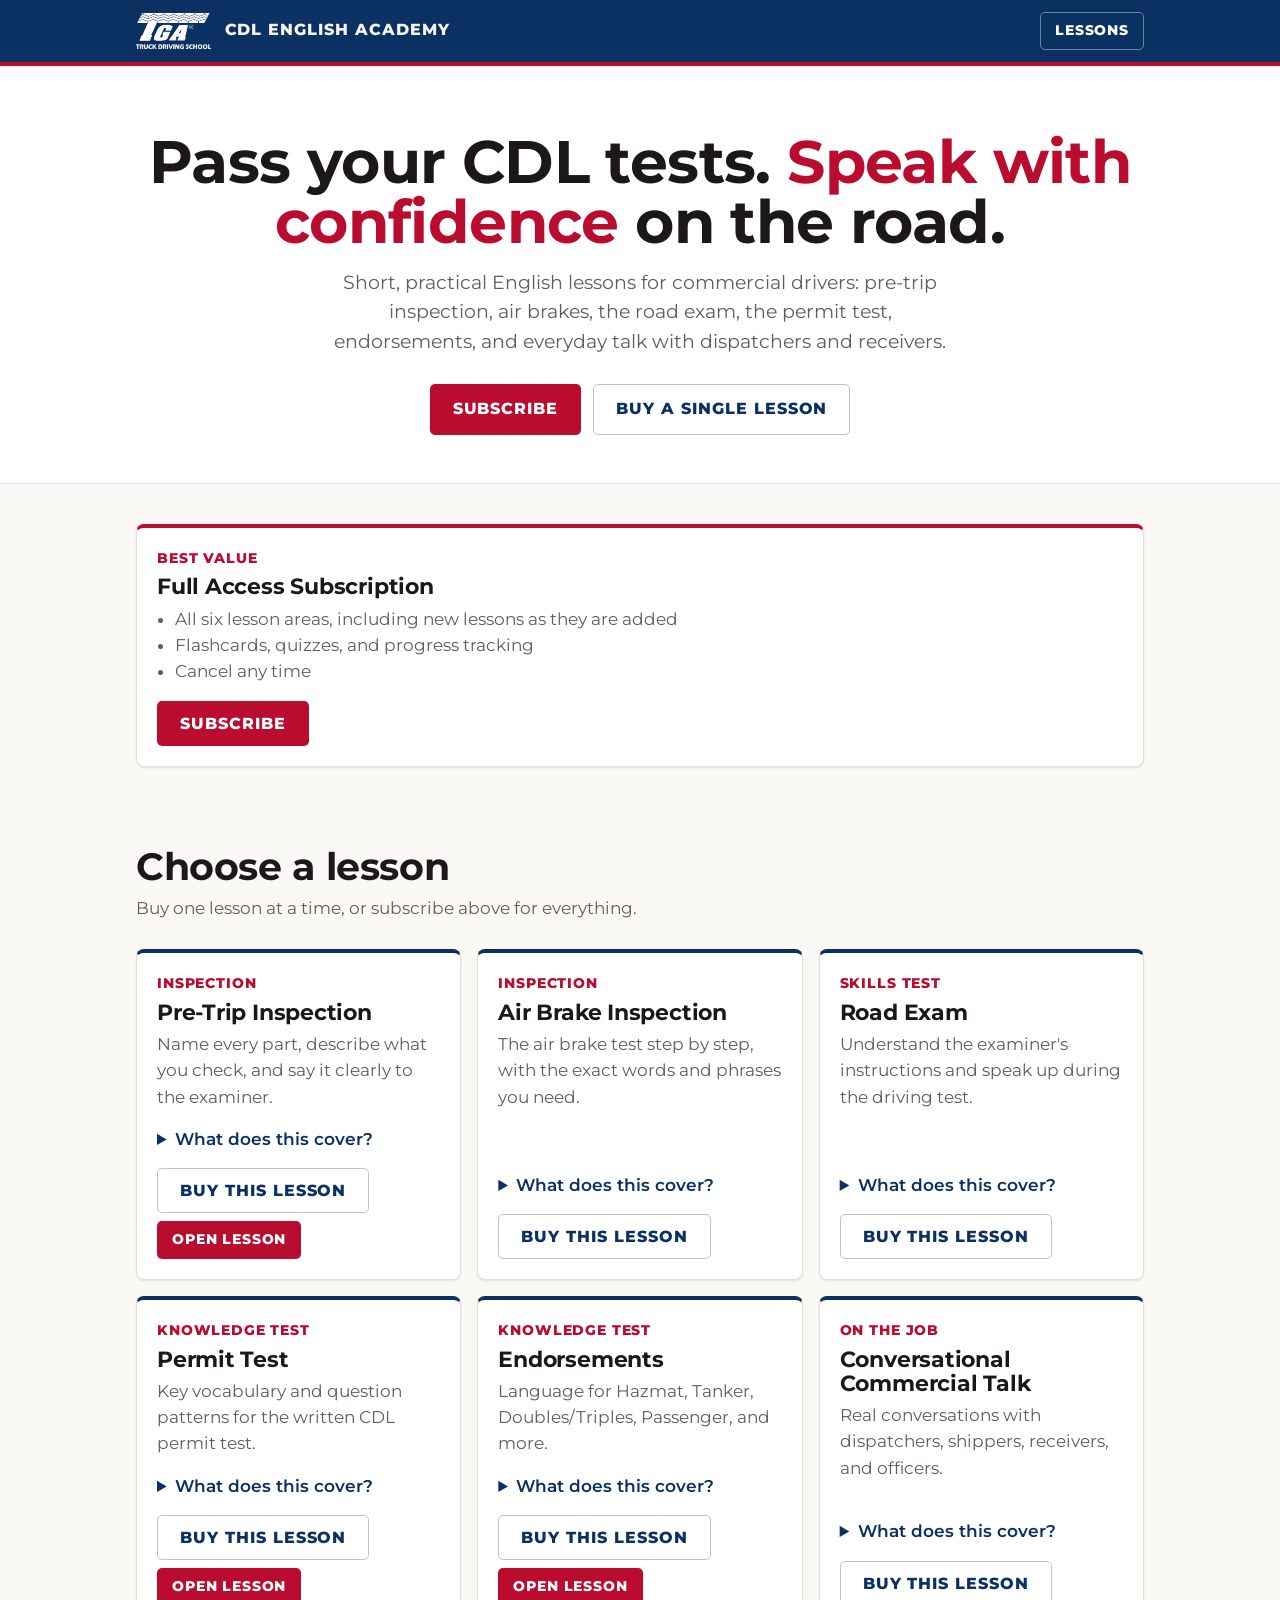
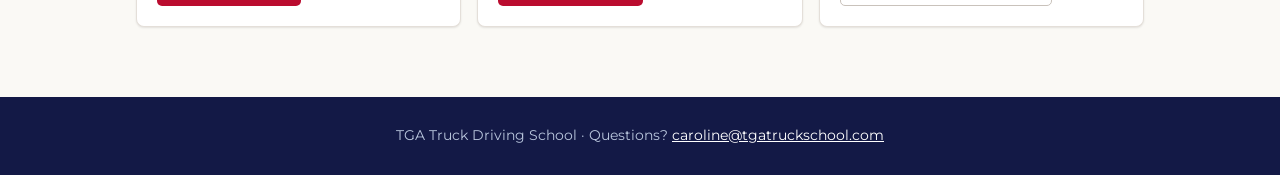
<file: index.html>
<!doctype html>
<html lang="en">
<head>
<meta charset="utf-8">
<meta name="viewport" content="width=device-width, initial-scale=1">
<title>CDL English Academy</title>
<meta name="description" content="Learn the English you need to pass your CDL tests and talk on the job. Buy a single lesson or subscribe.">
<style>
@import url('https://fonts.googleapis.com/css2?family=Montserrat:wght@400;500;600;700;800&display=swap');
:root {
  /* ---- BRAND ---------------------------------------------- */
  --tga-oxblood:    #131946; /* the wordmark ink — deepest maroon */
  --tga-maroon:     #0A3161; /* PRIMARY brand color */
  --tga-maroon-700: #14487F; /* lifted maroon — hovers, gradients */
  --tga-red:        #BA0C2F; /* hot action red — CTAs, highlights (from truck fleet numbers) */
  --tga-red-700:    #8F0A24; /* pressed red */
  --tga-amber:      #FFCB05; /* highway amber — used sparingly for accents/badges */
  --tga-navy:       #0A3161; /* patriotic / CNG diamond blue — secondary, rare */

  /* ---- NEUTRALS — "asphalt", warm-gray ------------------- */
  --tga-ink:        #1B1817; /* near-black warm — body text on light */
  --asphalt-900:    #262220;
  --asphalt-800:    #34302D;
  --asphalt-700:    #4A4541;
  --asphalt-600:    #635C57;
  --asphalt-500:    #837B74; /* muted text */
  --asphalt-400:    #A39B93;
  --asphalt-300:    #C9C2BB; /* borders, dividers */
  --asphalt-200:    #E4DFD9; /* hairlines, input borders */
  --asphalt-100:    #F0ECE7; /* subtle fills */
  --concrete:       #FAF9F5; /* default page background (off-white) */
  --white:          #FFFFFF;

  /* ---- SEMANTIC ------------------------------------------- */
  --fg-1: var(--tga-ink);        /* primary text */
  --fg-2: var(--asphalt-600);    /* secondary text */
  --fg-3: var(--asphalt-500);    /* tertiary / captions */
  --fg-on-dark:        #F7F3EE;  /* text on maroon/ink */
  --fg-on-dark-muted:  #B9C6DD;  /* muted text on maroon */

  --bg-1: var(--white);          /* cards / surfaces */
  --bg-2: var(--concrete);       /* page background */
  --bg-3: var(--asphalt-100);    /* sunken / inset */
  --bg-dark: var(--tga-oxblood); /* dark sections */

  --border-1: var(--asphalt-200);
  --border-2: var(--asphalt-300);
  --border-strong: var(--asphalt-700);

  --accent:       var(--tga-red);
  --accent-press: var(--tga-red-700);
  --link:         var(--tga-maroon);

  --success: #2E7D46;
  --warning: var(--tga-amber);
  --danger:  var(--tga-red);

  /* ---- TYPE FAMILIES ------------------------------------- */
  --font-display:   'Montserrat', Arial, sans-serif;        /* big punchy headlines */
  --font-condensed: 'Montserrat', Arial, sans-serif; /* kickers, labels, stats, signage */
  --font-body:      'Montserrat', system-ui, sans-serif;             /* body + UI */
  --font-mono:      'Montserrat', ui-monospace, monospace; /* plate numbers, codes */

  /* ---- TYPE SCALE (fluid-ish, fixed here) ---------------- */
  --fs-display:  clamp(48px, 7vw, 88px); /* @kind font */
  --fs-h1:       clamp(38px, 5vw, 60px); /* @kind font */
  --fs-h2:       clamp(30px, 3.4vw, 42px); /* @kind font */
  --fs-h3:       26px;
  --fs-h4:       21px;
  --fs-lg:       19px;
  --fs-body:     17px;
  --fs-sm:       15px;
  --fs-xs:       13px;
  --fs-kicker:   14px;

  /* ---- RADII --------------------------------------------- */
  --r-xs: 3px;
  --r-sm: 5px;
  --r-md: 8px;
  --r-lg: 12px;
  --r-pill: 999px;

  /* ---- SPACING (4pt base) -------------------------------- */
  --sp-1: 4px;  --sp-2: 8px;  --sp-3: 12px; --sp-4: 16px;
  --sp-5: 24px; --sp-6: 32px; --sp-7: 48px; --sp-8: 64px;
  --sp-9: 96px; --sp-10: 128px;

  /* ---- SHADOWS — low, grounded, asphalt-tinted ----------- */
  --shadow-sm: 0 1px 2px rgba(27,24,23,.10);
  --shadow-md: 0 4px 14px rgba(27,24,23,.10);
  --shadow-lg: 0 14px 36px rgba(27,24,23,.16);
  --shadow-inset: inset 0 1px 0 rgba(255,255,255,.4);

  /* ---- MOTION -------------------------------------------- */
  --ease: cubic-bezier(.2,.7,.2,1); /* @kind other */
  --dur: 170ms; /* @kind other */
}
*{box-sizing:border-box}
body{margin:0;background:var(--concrete);color:var(--tga-ink);font-family:var(--font-body);font-size:17px;line-height:1.55;-webkit-font-smoothing:antialiased}
a{color:var(--tga-maroon)}a:hover{color:var(--tga-red)}
.wrap{max-width:1040px;margin:0 auto;padding:0 16px}
header{background:var(--tga-maroon);color:var(--fg-on-dark);position:relative;margin-bottom:6px}
header::after{content:"";position:absolute;left:0;right:0;bottom:-6px;height:6px;background:url(assets/tread-motif.png) repeat-x center/auto 6px}
header .wrap{display:flex;align-items:center;justify-content:space-between;padding:12px 16px}
.logo{display:flex;align-items:center;gap:14px;text-decoration:none;color:var(--fg-on-dark);font-family:var(--font-condensed);font-weight:800;text-transform:uppercase;letter-spacing:.12em;font-size:16px}
.logo img{height:36px;display:block}
.btn{display:inline-block;background:var(--tga-red);color:#fff;font-family:var(--font-condensed);font-weight:800;text-transform:uppercase;letter-spacing:.1em;font-size:16px;border:1px solid transparent;border-radius:var(--r-sm);padding:12px 22px;text-decoration:none;cursor:pointer;transition:background var(--dur) var(--ease),transform var(--dur) var(--ease)}
.btn:hover{background:var(--tga-red-700);color:#fff}.btn:active{transform:translateY(1px)}
.btn.alt{background:#fff;color:var(--tga-maroon);border-color:var(--asphalt-300)}
.btn.alt:hover{border-color:var(--tga-maroon);background:#fff;color:var(--tga-maroon)}
header .btn.alt{background:transparent;color:#fff;border-color:rgba(255,255,255,.4)}
header .btn.alt:hover{background:rgba(255,255,255,.12);color:#fff;border-color:#fff}
.btn.sm{padding:7px 14px;font-size:14px}
h1,h2,h3,h4{font-family:var(--font-display);text-transform:uppercase;color:var(--tga-ink)}
h1{font-weight:900;letter-spacing:-.015em;line-height:1}
h2{font-weight:800;font-size:clamp(28px,3.4vw,38px);letter-spacing:-.01em;line-height:1.05;margin:0 0 8px}
h3{font-weight:800;font-size:22px;line-height:1.1;margin:0 0 6px}
.hero{padding:64px 0 48px;text-align:center;background:var(--white);border-bottom:1px solid var(--asphalt-200)}
.hero h1{font-size:clamp(34px,6vw,60px);margin:0 0 16px}
.hero h1 em{font-style:normal;color:var(--tga-red)}
.hero p{color:var(--asphalt-600);max-width:620px;margin:0 auto 28px;font-size:19px}
.hero .row{display:flex;gap:12px;justify-content:center;flex-wrap:wrap}
.sub{color:var(--asphalt-600);margin:0 0 28px}
section{padding:40px 0}
.grid{display:grid;grid-template-columns:repeat(auto-fill,minmax(290px,1fr));gap:16px}
.card{background:#fff;border:1px solid var(--asphalt-200);border-top:4px solid var(--tga-maroon);border-radius:var(--r-md);box-shadow:var(--shadow-sm);padding:20px;display:flex;flex-direction:column;transition:box-shadow var(--dur)}
.card:hover{box-shadow:var(--shadow-md)}
.card p{color:var(--asphalt-600);margin:0 0 16px;flex:1}
.tag,.kick{font-family:var(--font-condensed);font-weight:800;font-size:14px;letter-spacing:.16em;text-transform:uppercase;color:var(--tga-red);margin-bottom:6px}
.plan{border-top-color:var(--tga-red);background:#fff}
.plan ul{margin:0 0 16px;padding-left:18px;color:var(--asphalt-600)}
details{margin:0 0 16px}summary{cursor:pointer;color:var(--tga-maroon);font-weight:600}details ul{margin:10px 0 0;padding-left:18px;color:var(--asphalt-600)}
.card>div:last-child{display:flex;gap:8px;flex-wrap:wrap;align-items:center}.card>div:last-child .btn.sm{margin-left:0!important}
footer{background:var(--tga-oxblood);color:var(--fg-on-dark-muted);padding:28px 0;font-size:14px;text-align:center;margin-top:30px}
footer a{color:#fff}
/* pre-trip page */
.sub2{color:var(--asphalt-600)}
.lets{font-family:var(--font-display);font-weight:900;text-transform:uppercase;font-size:clamp(26px,5vw,40px);color:var(--tga-maroon);text-align:center;margin:48px 0 0;letter-spacing:-.01em}
#groups{margin-top:40px}
.sq{background:#fff;border:1px solid var(--asphalt-200);border-top:4px solid var(--tga-maroon);border-radius:var(--r-md);box-shadow:var(--shadow-sm);padding:16px;display:flex;flex-direction:column;gap:6px;min-height:140px;justify-content:center;align-items:center;text-align:center}
.sq h4{margin:0;font-family:var(--font-condensed);font-weight:800;font-size:22px;letter-spacing:.04em}
#groups .grid{grid-template-columns:repeat(3,1fr)}
@media(max-width:820px){#groups .grid{grid-template-columns:repeat(2,1fr)}}
@media(max-width:520px){#groups .grid{grid-template-columns:1fr}}
#groups a.sq{text-decoration:none;color:#fff;background:var(--tga-maroon);border-color:var(--tga-maroon);border-top-color:var(--tga-red);transition:background var(--dur),transform var(--dur)}
#groups a.sq h4{color:#fff}
#groups a.sq:hover{background:var(--tga-maroon-700);transform:translateY(-2px)}
#groups a.sq small{font-family:var(--font-condensed);font-weight:700;letter-spacing:.1em;text-transform:uppercase;color:var(--fg-on-dark-muted);font-size:14px}
.quiz{background:#fff;border:1px solid var(--asphalt-200);border-top:4px solid var(--tga-maroon);border-radius:var(--r-md);box-shadow:var(--shadow-sm);padding:24px;margin:24px 0}
.prog{font-family:var(--font-condensed);font-weight:700;letter-spacing:.14em;text-transform:uppercase;color:var(--asphalt-500);font-size:14px;margin-bottom:8px}
.q{font-family:var(--font-display);font-weight:800;font-size:28px;text-transform:uppercase;margin:0 0 16px}
.opts{display:grid;gap:10px}
.opt{text-align:left;background:#fff;color:var(--tga-ink);border:1px solid var(--asphalt-300);border-radius:var(--r-sm);padding:12px 14px;font-family:var(--font-body);font-size:17px;cursor:pointer;transition:border-color var(--dur),background var(--dur)}
.opt:hover{border-color:var(--tga-maroon);background:var(--asphalt-100)}
.opt.ok{border-color:var(--success);background:#E5F1E8}
.opt.bad{border-color:var(--tga-red);background:#E5EBFA}
.result h3{font-size:34px}
.miss{color:var(--asphalt-600);margin:8px 0 16px;padding-left:18px}

/* match truckdriversed.com */
h1,h2,h3{text-transform:none!important;letter-spacing:-.01em!important}
h1{font-weight:700!important}h2,h3{font-weight:700!important}
.lets,.q{text-transform:none!important;font-weight:700!important}
header::after{background:var(--tga-red)!important;height:4px!important;bottom:-4px!important}
.btn,.sq h4,.logo,.tag,.kick{letter-spacing:.06em!important}
</style>
</head>
<body>
<header><div class="wrap">
  <a class="logo" href="./"><img src="assets/tga-logo-white.png" alt="TGA Truck Driving School"><span>CDL English Academy</span></a>
  <a class="btn alt sm" href="#lessons">Lessons</a>
</div></header>

<main>
<section class="hero">
  <div class="wrap">
    <h1>Pass your CDL tests. <em>Speak with confidence</em> on the road.</h1>
    <p>Short, practical English lessons for commercial drivers: pre-trip inspection, air brakes, the road exam, the permit test, endorsements, and everyday talk with dispatchers and receivers.</p>
    <div class="row">
      <a class="btn" href="#subscribe">Subscribe</a>
      <a class="btn alt" href="#lessons">Buy a single lesson</a>
    </div>
  </div>
</section>

<section id="subscribe">
  <div class="wrap">
    <div class="card plan">
      <div class="tag">Best value</div>
      <h3>Full Access Subscription</h3>
      <ul>
        <li>All six lesson areas, including new lessons as they are added</li>
        <li>Flashcards, quizzes, and progress tracking</li>
        <li>Cancel any time</li>
      </ul>
      <div><button class="btn buy" data-product="subscription">Subscribe</button></div>
    </div>
  </div>
</section>

<section id="lessons">
  <div class="wrap">
    <h2>Choose a lesson</h2>
    <p class="sub">Buy one lesson at a time, or subscribe above for everything.</p>
    <div class="grid" id="grid"></div>
  </div>
</section>
</main>

<footer>
  <div class="wrap">TGA Truck Driving School &middot; Questions? <a href="mailto:caroline@tgatruckschool.com">caroline@tgatruckschool.com</a></div>
</footer>

<script>
// ---- SET YOUR PAYMENT LINKS HERE (e.g. Stripe Payment Links). Empty = falls back to an email request. ----
var LINKS = {
  "subscription": "",
  "pre-trip": "",
  "air-brakes": "",
  "road-exam": "",
  "permit-test": "",
  "endorsements": "",
  "conversation": ""
};
var LESSONS = [
  {id:"pre-trip", href:"pretrip.html", covers:["Engine compartment", "Cab and in-cab checks", "Lights and signals", "Coupling system", "Wheels, tires, and rims", "Suspension and brake lines", "Emergency equipment", "How to say each check out loud"], tag:"Inspection", name:"Pre-Trip Inspection", desc:"Name every part, describe what you check, and say it clearly to the examiner."},
  {id:"air-brakes", covers:["Compressor, governor, and air tanks", "Cut-in and cut-out pressure", "Leakage test", "Low air warning", "Spring brake pop-out", "Service and parking brake tests", "Words and phrases for the exam"], tag:"Inspection", name:"Air Brake Inspection", desc:"The air brake test step by step, with the exact words and phrases you need."},
  {id:"road-exam", covers:["Examiner commands and questions", "Turns, lanes, and intersections", "Railroad crossings", "Backing and parking", "Shifting and speed", "What to say while driving"], tag:"Skills test", name:"Road Exam", desc:"Understand the examiner's instructions and speak up during the driving test."},
  {id:"permit-test", href:"permit-test.html", covers:["General knowledge vocabulary", "Traffic signs and signals", "Air brakes questions", "Combination vehicles", "How test questions are worded"], tag:"Knowledge test", name:"Permit Test", desc:"Key vocabulary and question patterns for the written CDL permit test."},
  {id:"endorsements", href:"endorsements.html", covers:["Hazmat (H)", "Tanker (N)", "Doubles/Triples (T)", "Passenger (P)", "School Bus (S)", "Vocabulary for each knowledge test"], tag:"Knowledge test", name:"Endorsements", desc:"Language for Hazmat, Tanker, Doubles/Triples, Passenger, and more."},
  {id:"conversation", covers:["Calls with dispatchers", "Checking in with shippers and receivers", "Delays and detention", "Weigh stations and fuel stops", "Roadside inspections", "Emergencies and breakdowns"], tag:"On the job", name:"Conversational Commercial Talk", desc:"Real conversations with dispatchers, shippers, receivers, and officers."}
];
var grid = document.getElementById("grid");
LESSONS.forEach(function(l){
  var d = document.createElement("div");
  d.className = "card";
  d.innerHTML = '<div class="tag"></div><h3></h3><p></p><details><summary>What does this cover?</summary><ul></ul></details><div><button class="btn alt buy">Buy this lesson</button></div>';
  d.querySelector(".tag").textContent = l.tag;
  d.querySelector("h3").textContent = l.name;
  d.querySelector("p").textContent = l.desc;
  l.covers.forEach(function(c){var li=document.createElement("li");li.textContent=c;d.querySelector("ul").appendChild(li);});
  if(l.href){var a=document.createElement("a");a.href=l.href;a.className="btn sm";a.textContent="Open lesson";a.style.marginLeft="8px";d.querySelector(".buy").parentNode.appendChild(a);}
  d.querySelector(".buy").dataset.product = l.id;
  grid.appendChild(d);
});
document.addEventListener("click", function(e){
  var b = e.target.closest(".buy");
  if(!b) return;
  var id = b.dataset.product;
  if(LINKS[id]){ window.location.href = LINKS[id]; return; }
  var label = id === "subscription" ? "the Full Access Subscription" : "the lesson: " + id;
  window.location.href = "mailto:caroline@tgatruckschool.com?subject=" + encodeURIComponent("CDL English Academy purchase") +
    "&body=" + encodeURIComponent("I would like to buy " + label + ".");
});
</script>
</body>
</html>
</file>
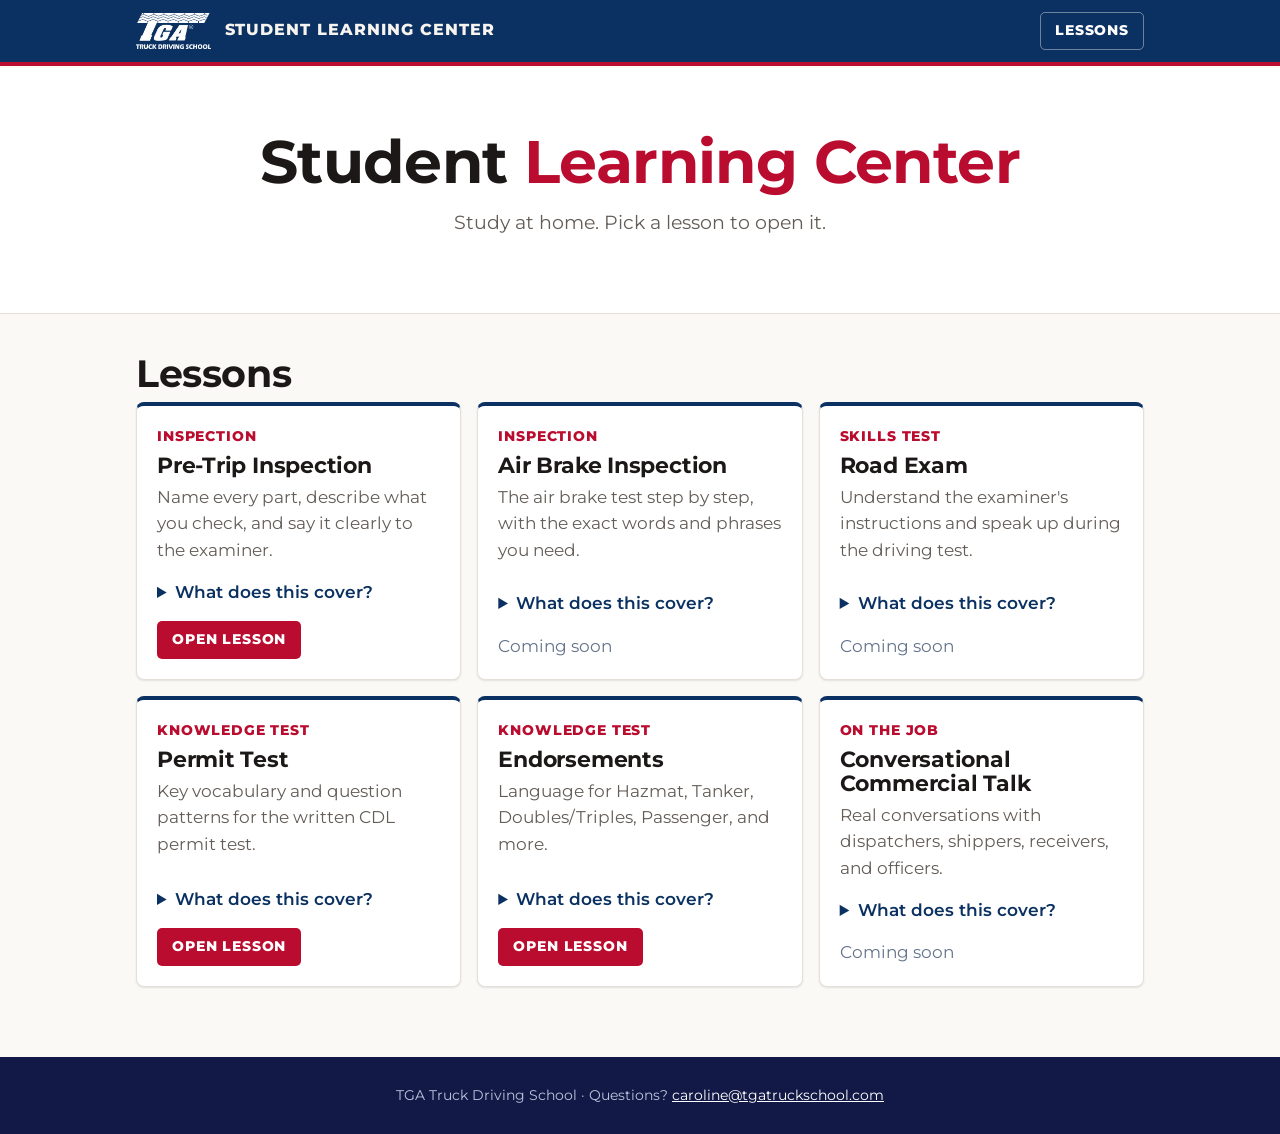
<file: students/index.html>
<!doctype html>
<html lang="en">
<head>
<meta charset="utf-8">
<meta name="viewport" content="width=device-width, initial-scale=1">
<title>CDL English Academy</title>
<meta name="description" content="TGA student learning center: CDL English lessons for study at home.">
<style>
@import url('https://fonts.googleapis.com/css2?family=Montserrat:wght@400;500;600;700;800&display=swap');
:root {
  /* ---- BRAND ---------------------------------------------- */
  --tga-oxblood:    #131946; /* the wordmark ink — deepest maroon */
  --tga-maroon:     #0A3161; /* PRIMARY brand color */
  --tga-maroon-700: #14487F; /* lifted maroon — hovers, gradients */
  --tga-red:        #BA0C2F; /* hot action red — CTAs, highlights (from truck fleet numbers) */
  --tga-red-700:    #8F0A24; /* pressed red */
  --tga-amber:      #FFCB05; /* highway amber — used sparingly for accents/badges */
  --tga-navy:       #0A3161; /* patriotic / CNG diamond blue — secondary, rare */

  /* ---- NEUTRALS — "asphalt", warm-gray ------------------- */
  --tga-ink:        #1B1817; /* near-black warm — body text on light */
  --asphalt-900:    #262220;
  --asphalt-800:    #34302D;
  --asphalt-700:    #4A4541;
  --asphalt-600:    #635C57;
  --asphalt-500:    #837B74; /* muted text */
  --asphalt-400:    #A39B93;
  --asphalt-300:    #C9C2BB; /* borders, dividers */
  --asphalt-200:    #E4DFD9; /* hairlines, input borders */
  --asphalt-100:    #F0ECE7; /* subtle fills */
  --concrete:       #FAF9F5; /* default page background (off-white) */
  --white:          #FFFFFF;

  /* ---- SEMANTIC ------------------------------------------- */
  --fg-1: var(--tga-ink);        /* primary text */
  --fg-2: var(--asphalt-600);    /* secondary text */
  --fg-3: var(--asphalt-500);    /* tertiary / captions */
  --fg-on-dark:        #F7F3EE;  /* text on maroon/ink */
  --fg-on-dark-muted:  #B9C6DD;  /* muted text on maroon */

  --bg-1: var(--white);          /* cards / surfaces */
  --bg-2: var(--concrete);       /* page background */
  --bg-3: var(--asphalt-100);    /* sunken / inset */
  --bg-dark: var(--tga-oxblood); /* dark sections */

  --border-1: var(--asphalt-200);
  --border-2: var(--asphalt-300);
  --border-strong: var(--asphalt-700);

  --accent:       var(--tga-red);
  --accent-press: var(--tga-red-700);
  --link:         var(--tga-maroon);

  --success: #2E7D46;
  --warning: var(--tga-amber);
  --danger:  var(--tga-red);

  /* ---- TYPE FAMILIES ------------------------------------- */
  --font-display:   'Montserrat', Arial, sans-serif;        /* big punchy headlines */
  --font-condensed: 'Montserrat', Arial, sans-serif; /* kickers, labels, stats, signage */
  --font-body:      'Montserrat', system-ui, sans-serif;             /* body + UI */
  --font-mono:      'Montserrat', ui-monospace, monospace; /* plate numbers, codes */

  /* ---- TYPE SCALE (fluid-ish, fixed here) ---------------- */
  --fs-display:  clamp(48px, 7vw, 88px); /* @kind font */
  --fs-h1:       clamp(38px, 5vw, 60px); /* @kind font */
  --fs-h2:       clamp(30px, 3.4vw, 42px); /* @kind font */
  --fs-h3:       26px;
  --fs-h4:       21px;
  --fs-lg:       19px;
  --fs-body:     17px;
  --fs-sm:       15px;
  --fs-xs:       13px;
  --fs-kicker:   14px;

  /* ---- RADII --------------------------------------------- */
  --r-xs: 3px;
  --r-sm: 5px;
  --r-md: 8px;
  --r-lg: 12px;
  --r-pill: 999px;

  /* ---- SPACING (4pt base) -------------------------------- */
  --sp-1: 4px;  --sp-2: 8px;  --sp-3: 12px; --sp-4: 16px;
  --sp-5: 24px; --sp-6: 32px; --sp-7: 48px; --sp-8: 64px;
  --sp-9: 96px; --sp-10: 128px;

  /* ---- SHADOWS — low, grounded, asphalt-tinted ----------- */
  --shadow-sm: 0 1px 2px rgba(27,24,23,.10);
  --shadow-md: 0 4px 14px rgba(27,24,23,.10);
  --shadow-lg: 0 14px 36px rgba(27,24,23,.16);
  --shadow-inset: inset 0 1px 0 rgba(255,255,255,.4);

  /* ---- MOTION -------------------------------------------- */
  --ease: cubic-bezier(.2,.7,.2,1); /* @kind other */
  --dur: 170ms; /* @kind other */
}
*{box-sizing:border-box}
body{margin:0;background:var(--concrete);color:var(--tga-ink);font-family:var(--font-body);font-size:17px;line-height:1.55;-webkit-font-smoothing:antialiased}
a{color:var(--tga-maroon)}a:hover{color:var(--tga-red)}
.wrap{max-width:1040px;margin:0 auto;padding:0 16px}
header{background:var(--tga-maroon);color:var(--fg-on-dark);position:relative;margin-bottom:6px}
header::after{content:"";position:absolute;left:0;right:0;bottom:-6px;height:6px;background:url(../assets/tread-motif.png) repeat-x center/auto 6px}
header .wrap{display:flex;align-items:center;justify-content:space-between;padding:12px 16px}
.logo{display:flex;align-items:center;gap:14px;text-decoration:none;color:var(--fg-on-dark);font-family:var(--font-condensed);font-weight:800;text-transform:uppercase;letter-spacing:.12em;font-size:16px}
.logo img{height:36px;display:block}
.btn{display:inline-block;background:var(--tga-red);color:#fff;font-family:var(--font-condensed);font-weight:800;text-transform:uppercase;letter-spacing:.1em;font-size:16px;border:1px solid transparent;border-radius:var(--r-sm);padding:12px 22px;text-decoration:none;cursor:pointer;transition:background var(--dur) var(--ease),transform var(--dur) var(--ease)}
.btn:hover{background:var(--tga-red-700);color:#fff}.btn:active{transform:translateY(1px)}
.btn.alt{background:#fff;color:var(--tga-maroon);border-color:var(--asphalt-300)}
.btn.alt:hover{border-color:var(--tga-maroon);background:#fff;color:var(--tga-maroon)}
header .btn.alt{background:transparent;color:#fff;border-color:rgba(255,255,255,.4)}
header .btn.alt:hover{background:rgba(255,255,255,.12);color:#fff;border-color:#fff}
.btn.sm{padding:7px 14px;font-size:14px}
h1,h2,h3,h4{font-family:var(--font-display);text-transform:uppercase;color:var(--tga-ink)}
h1{font-weight:900;letter-spacing:-.015em;line-height:1}
h2{font-weight:800;font-size:clamp(28px,3.4vw,38px);letter-spacing:-.01em;line-height:1.05;margin:0 0 8px}
h3{font-weight:800;font-size:22px;line-height:1.1;margin:0 0 6px}
.hero{padding:64px 0 48px;text-align:center;background:var(--white);border-bottom:1px solid var(--asphalt-200)}
.hero h1{font-size:clamp(34px,6vw,60px);margin:0 0 16px}
.hero h1 em{font-style:normal;color:var(--tga-red)}
.hero p{color:var(--asphalt-600);max-width:620px;margin:0 auto 28px;font-size:19px}
.hero .row{display:flex;gap:12px;justify-content:center;flex-wrap:wrap}
.sub{color:var(--asphalt-600);margin:0 0 28px}
section{padding:40px 0}
.grid{display:grid;grid-template-columns:repeat(auto-fill,minmax(290px,1fr));gap:16px}
.card{background:#fff;border:1px solid var(--asphalt-200);border-top:4px solid var(--tga-maroon);border-radius:var(--r-md);box-shadow:var(--shadow-sm);padding:20px;display:flex;flex-direction:column;transition:box-shadow var(--dur)}
.card:hover{box-shadow:var(--shadow-md)}
.card p{color:var(--asphalt-600);margin:0 0 16px;flex:1}
.tag,.kick{font-family:var(--font-condensed);font-weight:800;font-size:14px;letter-spacing:.16em;text-transform:uppercase;color:var(--tga-red);margin-bottom:6px}
.plan{border-top-color:var(--tga-red);background:#fff}
.plan ul{margin:0 0 16px;padding-left:18px;color:var(--asphalt-600)}
details{margin:0 0 16px}summary{cursor:pointer;color:var(--tga-maroon);font-weight:600}details ul{margin:10px 0 0;padding-left:18px;color:var(--asphalt-600)}
.card>div:last-child{display:flex;gap:8px;flex-wrap:wrap;align-items:center}.card>div:last-child .btn.sm{margin-left:0!important}
footer{background:var(--tga-oxblood);color:var(--fg-on-dark-muted);padding:28px 0;font-size:14px;text-align:center;margin-top:30px}
footer a{color:#fff}
/* pre-trip page */
.sub2{color:var(--asphalt-600)}
.lets{font-family:var(--font-display);font-weight:900;text-transform:uppercase;font-size:clamp(26px,5vw,40px);color:var(--tga-maroon);text-align:center;margin:48px 0 0;letter-spacing:-.01em}
#groups{margin-top:40px}
.sq{background:#fff;border:1px solid var(--asphalt-200);border-top:4px solid var(--tga-maroon);border-radius:var(--r-md);box-shadow:var(--shadow-sm);padding:16px;display:flex;flex-direction:column;gap:6px;min-height:140px;justify-content:center;align-items:center;text-align:center}
.sq h4{margin:0;font-family:var(--font-condensed);font-weight:800;font-size:22px;letter-spacing:.04em}
#groups .grid{grid-template-columns:repeat(3,1fr)}
@media(max-width:820px){#groups .grid{grid-template-columns:repeat(2,1fr)}}
@media(max-width:520px){#groups .grid{grid-template-columns:1fr}}
#groups a.sq{text-decoration:none;color:#fff;background:var(--tga-maroon);border-color:var(--tga-maroon);border-top-color:var(--tga-red);transition:background var(--dur),transform var(--dur)}
#groups a.sq h4{color:#fff}
#groups a.sq:hover{background:var(--tga-maroon-700);transform:translateY(-2px)}
#groups a.sq small{font-family:var(--font-condensed);font-weight:700;letter-spacing:.1em;text-transform:uppercase;color:var(--fg-on-dark-muted);font-size:14px}
.quiz{background:#fff;border:1px solid var(--asphalt-200);border-top:4px solid var(--tga-maroon);border-radius:var(--r-md);box-shadow:var(--shadow-sm);padding:24px;margin:24px 0}
.prog{font-family:var(--font-condensed);font-weight:700;letter-spacing:.14em;text-transform:uppercase;color:var(--asphalt-500);font-size:14px;margin-bottom:8px}
.q{font-family:var(--font-display);font-weight:800;font-size:28px;text-transform:uppercase;margin:0 0 16px}
.opts{display:grid;gap:10px}
.opt{text-align:left;background:#fff;color:var(--tga-ink);border:1px solid var(--asphalt-300);border-radius:var(--r-sm);padding:12px 14px;font-family:var(--font-body);font-size:17px;cursor:pointer;transition:border-color var(--dur),background var(--dur)}
.opt:hover{border-color:var(--tga-maroon);background:var(--asphalt-100)}
.opt.ok{border-color:var(--success);background:#E5F1E8}
.opt.bad{border-color:var(--tga-red);background:#E5EBFA}
.result h3{font-size:34px}
.miss{color:var(--asphalt-600);margin:8px 0 16px;padding-left:18px}

/* match truckdriversed.com */
h1,h2,h3{text-transform:none!important;letter-spacing:-.01em!important}
h1{font-weight:700!important}h2,h3{font-weight:700!important}
.lets,.q{text-transform:none!important;font-weight:700!important}
header::after{background:var(--tga-red)!important;height:4px!important;bottom:-4px!important}
.btn,.sq h4,.logo,.tag,.kick{letter-spacing:.06em!important}
</style>
</head>
<body>
<header><div class="wrap">
  <a class="logo" href="./"><img src="../assets/tga-logo-white.png" alt="TGA Truck Driving School"><span>Student Learning Center</span></a>
  <a class="btn alt sm" href="#lessons">Lessons</a>
</div></header>

<main>
<section class="hero"><div class="wrap"><h1>Student <em>Learning Center</em></h1><p>Study at home. Pick a lesson to open it.</p></div></section>

<section id="lessons">
  <div class="wrap">
    <h2>Lessons</h2>
        <div class="grid" id="grid"></div>
  </div>
</section>
</main>

<footer>
  <div class="wrap">TGA Truck Driving School &middot; Questions? <a href="mailto:caroline@tgatruckschool.com">caroline@tgatruckschool.com</a></div>
</footer>

<script>
var LESSONS = [
  {id:"pre-trip", href:"pretrip.html", covers:["Engine compartment", "Cab and in-cab checks", "Lights and signals", "Coupling system", "Wheels, tires, and rims", "Suspension and brake lines", "Emergency equipment", "How to say each check out loud"], tag:"Inspection", name:"Pre-Trip Inspection", desc:"Name every part, describe what you check, and say it clearly to the examiner."},
  {id:"air-brakes", covers:["Compressor, governor, and air tanks", "Cut-in and cut-out pressure", "Leakage test", "Low air warning", "Spring brake pop-out", "Service and parking brake tests", "Words and phrases for the exam"], tag:"Inspection", name:"Air Brake Inspection", desc:"The air brake test step by step, with the exact words and phrases you need."},
  {id:"road-exam", covers:["Examiner commands and questions", "Turns, lanes, and intersections", "Railroad crossings", "Backing and parking", "Shifting and speed", "What to say while driving"], tag:"Skills test", name:"Road Exam", desc:"Understand the examiner's instructions and speak up during the driving test."},
  {id:"permit-test", href:"permit-test.html", covers:["General knowledge vocabulary", "Traffic signs and signals", "Air brakes questions", "Combination vehicles", "How test questions are worded"], tag:"Knowledge test", name:"Permit Test", desc:"Key vocabulary and question patterns for the written CDL permit test."},
  {id:"endorsements", href:"endorsements.html", covers:["Hazmat (H)", "Tanker (N)", "Doubles/Triples (T)", "Passenger (P)", "School Bus (S)", "Vocabulary for each knowledge test"], tag:"Knowledge test", name:"Endorsements", desc:"Language for Hazmat, Tanker, Doubles/Triples, Passenger, and more."},
  {id:"conversation", covers:["Calls with dispatchers", "Checking in with shippers and receivers", "Delays and detention", "Weigh stations and fuel stops", "Roadside inspections", "Emergencies and breakdowns"], tag:"On the job", name:"Conversational Commercial Talk", desc:"Real conversations with dispatchers, shippers, receivers, and officers."}
];
var grid = document.getElementById("grid");
LESSONS.forEach(function(l){
  var d = document.createElement("div");
  d.className = "card";
  d.innerHTML = '<div class="tag"></div><h3></h3><p></p><details><summary>What does this cover?</summary><ul></ul></details><div><span class="act"></span></div>';
  d.querySelector(".tag").textContent = l.tag;
  d.querySelector("h3").textContent = l.name;
  d.querySelector("p").textContent = l.desc;
  l.covers.forEach(function(c){var li=document.createElement("li");li.textContent=c;d.querySelector("ul").appendChild(li);});
  if(l.href){var a=document.createElement("a");a.href=l.href;a.className="btn sm";a.textContent="Open lesson";d.querySelector(".act").appendChild(a);}else{var sn=document.createElement("span");sn.textContent="Coming soon";sn.style.color="#64748b";d.querySelector(".act").appendChild(sn);}
  grid.appendChild(d);
});
</script>
</body>
</html>
</file>
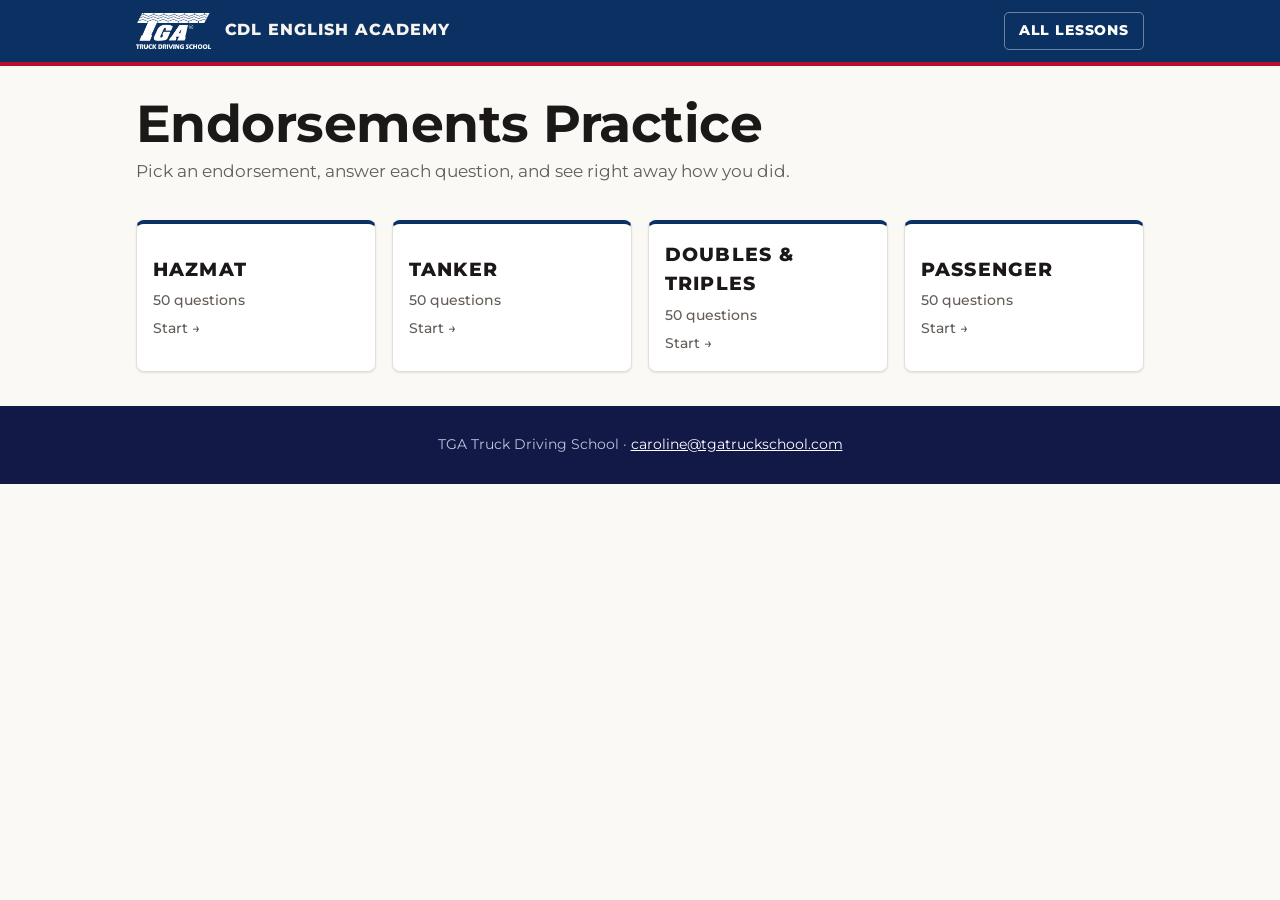
<file: endorsements.html>
<!doctype html>
<html lang="en">
<head>
<meta charset="utf-8">
<meta name="viewport" content="width=device-width, initial-scale=1">
<title>Endorsements Practice · CDL English Academy</title>
<style>
@import url('https://fonts.googleapis.com/css2?family=Montserrat:wght@400;500;600;700;800&display=swap');
:root {
  /* ---- BRAND ---------------------------------------------- */
  --tga-oxblood:    #131946; /* the wordmark ink — deepest maroon */
  --tga-maroon:     #0A3161; /* PRIMARY brand color */
  --tga-maroon-700: #14487F; /* lifted maroon — hovers, gradients */
  --tga-red:        #BA0C2F; /* hot action red — CTAs, highlights (from truck fleet numbers) */
  --tga-red-700:    #8F0A24; /* pressed red */
  --tga-amber:      #FFCB05; /* highway amber — used sparingly for accents/badges */
  --tga-navy:       #0A3161; /* patriotic / CNG diamond blue — secondary, rare */

  /* ---- NEUTRALS — "asphalt", warm-gray ------------------- */
  --tga-ink:        #1B1817; /* near-black warm — body text on light */
  --asphalt-900:    #262220;
  --asphalt-800:    #34302D;
  --asphalt-700:    #4A4541;
  --asphalt-600:    #635C57;
  --asphalt-500:    #837B74; /* muted text */
  --asphalt-400:    #A39B93;
  --asphalt-300:    #C9C2BB; /* borders, dividers */
  --asphalt-200:    #E4DFD9; /* hairlines, input borders */
  --asphalt-100:    #F0ECE7; /* subtle fills */
  --concrete:       #FAF9F5; /* default page background (off-white) */
  --white:          #FFFFFF;

  /* ---- SEMANTIC ------------------------------------------- */
  --fg-1: var(--tga-ink);        /* primary text */
  --fg-2: var(--asphalt-600);    /* secondary text */
  --fg-3: var(--asphalt-500);    /* tertiary / captions */
  --fg-on-dark:        #F7F3EE;  /* text on maroon/ink */
  --fg-on-dark-muted:  #B9C6DD;  /* muted text on maroon */

  --bg-1: var(--white);          /* cards / surfaces */
  --bg-2: var(--concrete);       /* page background */
  --bg-3: var(--asphalt-100);    /* sunken / inset */
  --bg-dark: var(--tga-oxblood); /* dark sections */

  --border-1: var(--asphalt-200);
  --border-2: var(--asphalt-300);
  --border-strong: var(--asphalt-700);

  --accent:       var(--tga-red);
  --accent-press: var(--tga-red-700);
  --link:         var(--tga-maroon);

  --success: #2E7D46;
  --warning: var(--tga-amber);
  --danger:  var(--tga-red);

  /* ---- TYPE FAMILIES ------------------------------------- */
  --font-display:   'Montserrat', Arial, sans-serif;        /* big punchy headlines */
  --font-condensed: 'Montserrat', Arial, sans-serif; /* kickers, labels, stats, signage */
  --font-body:      'Montserrat', system-ui, sans-serif;             /* body + UI */
  --font-mono:      'Montserrat', ui-monospace, monospace; /* plate numbers, codes */

  /* ---- TYPE SCALE (fluid-ish, fixed here) ---------------- */
  --fs-display:  clamp(48px, 7vw, 88px); /* @kind font */
  --fs-h1:       clamp(38px, 5vw, 60px); /* @kind font */
  --fs-h2:       clamp(30px, 3.4vw, 42px); /* @kind font */
  --fs-h3:       26px;
  --fs-h4:       21px;
  --fs-lg:       19px;
  --fs-body:     17px;
  --fs-sm:       15px;
  --fs-xs:       13px;
  --fs-kicker:   14px;

  /* ---- RADII --------------------------------------------- */
  --r-xs: 3px;
  --r-sm: 5px;
  --r-md: 8px;
  --r-lg: 12px;
  --r-pill: 999px;

  /* ---- SPACING (4pt base) -------------------------------- */
  --sp-1: 4px;  --sp-2: 8px;  --sp-3: 12px; --sp-4: 16px;
  --sp-5: 24px; --sp-6: 32px; --sp-7: 48px; --sp-8: 64px;
  --sp-9: 96px; --sp-10: 128px;

  /* ---- SHADOWS — low, grounded, asphalt-tinted ----------- */
  --shadow-sm: 0 1px 2px rgba(27,24,23,.10);
  --shadow-md: 0 4px 14px rgba(27,24,23,.10);
  --shadow-lg: 0 14px 36px rgba(27,24,23,.16);
  --shadow-inset: inset 0 1px 0 rgba(255,255,255,.4);

  /* ---- MOTION -------------------------------------------- */
  --ease: cubic-bezier(.2,.7,.2,1); /* @kind other */
  --dur: 170ms; /* @kind other */
}
*{box-sizing:border-box}
body{margin:0;background:var(--concrete);color:var(--tga-ink);font-family:var(--font-body);font-size:17px;line-height:1.55;-webkit-font-smoothing:antialiased}
a{color:var(--tga-maroon)}a:hover{color:var(--tga-red)}
.wrap{max-width:1040px;margin:0 auto;padding:0 16px}
header{background:var(--tga-maroon);color:var(--fg-on-dark);position:relative;margin-bottom:6px}
header::after{content:"";position:absolute;left:0;right:0;bottom:-6px;height:6px;background:url(assets/tread-motif.png) repeat-x center/auto 6px}
header .wrap{display:flex;align-items:center;justify-content:space-between;padding:12px 16px}
.logo{display:flex;align-items:center;gap:14px;text-decoration:none;color:var(--fg-on-dark);font-family:var(--font-condensed);font-weight:800;text-transform:uppercase;letter-spacing:.12em;font-size:16px}
.logo img{height:36px;display:block}
.btn{display:inline-block;background:var(--tga-red);color:#fff;font-family:var(--font-condensed);font-weight:800;text-transform:uppercase;letter-spacing:.1em;font-size:16px;border:1px solid transparent;border-radius:var(--r-sm);padding:12px 22px;text-decoration:none;cursor:pointer;transition:background var(--dur) var(--ease),transform var(--dur) var(--ease)}
.btn:hover{background:var(--tga-red-700);color:#fff}.btn:active{transform:translateY(1px)}
.btn.alt{background:#fff;color:var(--tga-maroon);border-color:var(--asphalt-300)}
.btn.alt:hover{border-color:var(--tga-maroon);background:#fff;color:var(--tga-maroon)}
header .btn.alt{background:transparent;color:#fff;border-color:rgba(255,255,255,.4)}
header .btn.alt:hover{background:rgba(255,255,255,.12);color:#fff;border-color:#fff}
.btn.sm{padding:7px 14px;font-size:14px}
h1,h2,h3,h4{font-family:var(--font-display);text-transform:uppercase;color:var(--tga-ink)}
h1{font-weight:900;letter-spacing:-.015em;line-height:1}
h2{font-weight:800;font-size:clamp(28px,3.4vw,38px);letter-spacing:-.01em;line-height:1.05;margin:0 0 8px}
h3{font-weight:800;font-size:22px;line-height:1.1;margin:0 0 6px}
.hero{padding:64px 0 48px;text-align:center;background:var(--white);border-bottom:1px solid var(--asphalt-200)}
.hero h1{font-size:clamp(34px,6vw,60px);margin:0 0 16px}
.hero h1 em{font-style:normal;color:var(--tga-red)}
.hero p{color:var(--asphalt-600);max-width:620px;margin:0 auto 28px;font-size:19px}
.hero .row{display:flex;gap:12px;justify-content:center;flex-wrap:wrap}
.sub{color:var(--asphalt-600);margin:0 0 28px}
section{padding:40px 0}
.grid{display:grid;grid-template-columns:repeat(auto-fill,minmax(290px,1fr));gap:16px}
.card{background:#fff;border:1px solid var(--asphalt-200);border-top:4px solid var(--tga-maroon);border-radius:var(--r-md);box-shadow:var(--shadow-sm);padding:20px;display:flex;flex-direction:column;transition:box-shadow var(--dur)}
.card:hover{box-shadow:var(--shadow-md)}
.card p{color:var(--asphalt-600);margin:0 0 16px;flex:1}
.tag,.kick{font-family:var(--font-condensed);font-weight:800;font-size:14px;letter-spacing:.16em;text-transform:uppercase;color:var(--tga-red);margin-bottom:6px}
.plan{border-top-color:var(--tga-red);background:#fff}
.plan ul{margin:0 0 16px;padding-left:18px;color:var(--asphalt-600)}
details{margin:0 0 16px}summary{cursor:pointer;color:var(--tga-maroon);font-weight:600}details ul{margin:10px 0 0;padding-left:18px;color:var(--asphalt-600)}
footer{background:var(--tga-oxblood);color:var(--fg-on-dark-muted);padding:28px 0;font-size:14px;text-align:center;margin-top:30px}
footer a{color:#fff}
/* pre-trip page */
.sub2{color:var(--asphalt-600)}
.lets{font-family:var(--font-display);font-weight:900;text-transform:uppercase;font-size:clamp(26px,5vw,40px);color:var(--tga-maroon);text-align:center;margin:48px 0 0;letter-spacing:-.01em}
#groups{margin-top:40px}
.sq{background:#fff;border:1px solid var(--asphalt-200);border-top:4px solid var(--tga-maroon);border-radius:var(--r-md);box-shadow:var(--shadow-sm);padding:16px;display:flex;flex-direction:column;gap:6px;min-height:140px;justify-content:center;align-items:center;text-align:center}
.sq h4{margin:0;font-family:var(--font-condensed);font-weight:800;font-size:22px;letter-spacing:.04em}
#groups .grid{grid-template-columns:repeat(3,1fr)}
@media(max-width:820px){#groups .grid{grid-template-columns:repeat(2,1fr)}}
@media(max-width:520px){#groups .grid{grid-template-columns:1fr}}
#groups a.sq{text-decoration:none;color:#fff;background:var(--tga-maroon);border-color:var(--tga-maroon);border-top-color:var(--tga-red);transition:background var(--dur),transform var(--dur)}
#groups a.sq h4{color:#fff}
#groups a.sq:hover{background:var(--tga-maroon-700);transform:translateY(-2px)}
#groups a.sq small{font-family:var(--font-condensed);font-weight:700;letter-spacing:.1em;text-transform:uppercase;color:var(--fg-on-dark-muted);font-size:14px}
.quiz{background:#fff;border:1px solid var(--asphalt-200);border-top:4px solid var(--tga-maroon);border-radius:var(--r-md);box-shadow:var(--shadow-sm);padding:24px;margin:24px 0}
.prog{font-family:var(--font-condensed);font-weight:700;letter-spacing:.14em;text-transform:uppercase;color:var(--asphalt-500);font-size:14px;margin-bottom:8px}
.q{font-family:var(--font-display);font-weight:800;font-size:28px;text-transform:uppercase;margin:0 0 16px}
.opts{display:grid;gap:10px}
.opt{text-align:left;background:#fff;color:var(--tga-ink);border:1px solid var(--asphalt-300);border-radius:var(--r-sm);padding:12px 14px;font-family:var(--font-body);font-size:17px;cursor:pointer;transition:border-color var(--dur),background var(--dur)}
.opt:hover{border-color:var(--tga-maroon);background:var(--asphalt-100)}
.opt.ok{border-color:var(--success);background:#E5F1E8}
.opt.bad{border-color:var(--tga-red);background:#E5EBFA}
.result h3{font-size:34px}
.miss{color:var(--asphalt-600);margin:8px 0 16px;padding-left:18px}

/* match truckdriversed.com */
h1,h2,h3{text-transform:none!important;letter-spacing:-.01em!important}
h1{font-weight:700!important}h2,h3{font-weight:700!important}
.lets,.q{text-transform:none!important;font-weight:700!important}
header::after{background:var(--tga-red)!important;height:4px!important;bottom:-4px!important}
.btn,.sq h4,.logo,.tag,.kick{letter-spacing:.06em!important}

.bar{height:6px;background:var(--asphalt-200);border-radius:3px;overflow:hidden;margin:0 0 20px}.bar i{display:block;height:100%;width:0;background:var(--tga-red);transition:width .3s}
.fb{margin:16px 0 0;padding:12px 14px;border-radius:var(--r-sm);font-weight:600}
.fb.ok{background:#E5F1E8;color:#1F5A32}.fb.bad{background:#FBE9EC;color:#8F0A24}
.row{display:flex;gap:10px;flex-wrap:wrap;margin-top:16px;align-items:center}
.score{font-size:48px;font-weight:800;color:var(--tga-maroon);margin:0}
.pill{display:inline-block;font-weight:700;font-size:14px;letter-spacing:.06em;text-transform:uppercase;padding:4px 12px;border-radius:999px}
.pill.pass{background:#E5F1E8;color:#1F5A32}.pill.keep{background:#FBE9EC;color:#8F0A24}
.sec{cursor:pointer;text-align:left;font:inherit;align-items:flex-start;text-align:left}
.sec:hover{box-shadow:var(--shadow-md)}.sec small{color:var(--asphalt-600);font-weight:500}
.review{padding:0;list-style:none}.review li{padding:12px 0;border-top:1px solid var(--asphalt-200)}.review b{display:block}.review .a{color:#1F5A32}.review .w{color:#8F0A24}
#sections{display:block}
.grp{padding:20px 0 4px}.grp h2{margin:0 0 4px}.grp .sub{margin:0 0 16px}
.grid.g3{grid-template-columns:repeat(3,1fr)}.grid.g4{grid-template-columns:repeat(4,1fr)}
@media(max-width:900px){.grid.g3,.grid.g4{grid-template-columns:repeat(2,1fr)}}
@media(max-width:520px){.grid.g3,.grid.g4{grid-template-columns:1fr}}
#sections .sq h4{font-size:19px}
.grp h2,.grp>.sub{display:none}.grp{padding-top:8px}
</style>
</head>
<body>
<header><div class="wrap">
  <a class="logo" href="./"><img src="assets/tga-logo-white.png" alt="TGA Truck Driving School"><span>CDL English Academy</span></a>
  <a class="btn alt sm" href="./#lessons">All lessons</a>
</div></header>
<main class="wrap">
  <h1 style="font-size:clamp(34px,5vw,52px);margin:36px 0 0">Endorsements Practice</h1>
  <p class="sub" style="margin-top:8px">Pick an endorsement, answer each question, and see right away how you did.</p>
  <div id="home">
    <div id="sections"></div>
  </div>
  <div class="quiz" id="game" style="display:none"></div>
</main>
<footer><div class="wrap">TGA Truck Driving School &middot; <a href="mailto:caroline@tgatruckschool.com">caroline@tgatruckschool.com</a></div></footer>
<script>
var QUESTIONS = [
 {
  "category": "HazMat",
  "question": "What is the primary purpose of hazardous materials regulations?",
  "choices": [
   "Increase shipping speed",
   "Protect people, property, and the environment",
   "Reduce fuel consumption",
   "Improve cargo capacity"
  ],
  "answer": "Protect people, property, and the environment"
 },
 {
  "category": "HazMat",
  "question": "What are placards used for?",
  "choices": [
   "Display company logos",
   "Identify hazardous materials",
   "Track fuel purchases",
   "Monitor tire pressure"
  ],
  "answer": "Identify hazardous materials"
 },
 {
  "category": "HazMat",
  "question": "Where are placards typically displayed?",
  "choices": [
   "Inside the cab only",
   "On all four sides of the vehicle",
   "On the dashboard",
   "On the fuel tank"
  ],
  "answer": "On all four sides of the vehicle"
 },
 {
  "category": "HazMat",
  "question": "What is the purpose of shipping papers?",
  "choices": [
   "Track driver hours",
   "Provide hazardous material information",
   "Document fuel purchases",
   "Assign routes"
  ],
  "answer": "Provide hazardous material information"
 },
 {
  "category": "HazMat",
  "question": "Who is responsible for knowing what hazardous materials are being transported?",
  "choices": [
   "Only the shipper",
   "Only law enforcement",
   "The driver",
   "Other motorists"
  ],
  "answer": "The driver"
 },
 {
  "category": "HazMat",
  "question": "What should a driver do before accepting a HazMat load?",
  "choices": [
   "Verify shipping papers",
   "Increase tire pressure",
   "Check fuel economy",
   "Inspect cargo seals only"
  ],
  "answer": "Verify shipping papers"
 },
 {
  "category": "HazMat",
  "question": "Hazardous materials are classified based on:",
  "choices": [
   "Color",
   "Weight only",
   "Type of hazard",
   "Vehicle size"
  ],
  "answer": "Type of hazard"
 },
 {
  "category": "HazMat",
  "question": "What is the main purpose of emergency response information?",
  "choices": [
   "Track mileage",
   "Provide guidance during incidents",
   "Schedule deliveries",
   "Record maintenance"
  ],
  "answer": "Provide guidance during incidents"
 },
 {
  "category": "HazMat",
  "question": "A driver should keep shipping papers:",
  "choices": [
   "Accessible during transport",
   "At home",
   "With maintenance records",
   "Inside cargo containers"
  ],
  "answer": "Accessible during transport"
 },
 {
  "category": "HazMat",
  "question": "What should a driver do if a package appears damaged?",
  "choices": [
   "Accept it",
   "Report the problem before transporting",
   "Hide the damage",
   "Discard the package"
  ],
  "answer": "Report the problem before transporting"
 },
 {
  "category": "HazMat",
  "question": "The word 'hazardous' refers to materials that:",
  "choices": [
   "May pose risks to health, safety, or property",
   "Are expensive",
   "Require refrigeration",
   "Are oversized"
  ],
  "answer": "May pose risks to health, safety, or property"
 },
 {
  "category": "HazMat",
  "question": "Placards help emergency responders:",
  "choices": [
   "Identify hazards quickly",
   "Increase traffic speed",
   "Determine fuel type",
   "Verify registrations"
  ],
  "answer": "Identify hazards quickly"
 },
 {
  "category": "HazMat",
  "question": "When transporting HazMat, drivers should avoid:",
  "choices": [
   "Unnecessary delays",
   "Following regulations",
   "Checking paperwork",
   "Vehicle inspections"
  ],
  "answer": "Unnecessary delays"
 },
 {
  "category": "HazMat",
  "question": "Why is cargo securement important for HazMat loads?",
  "choices": [
   "Prevents spills and releases",
   "Reduces paperwork",
   "Improves radio reception",
   "Increases trailer space"
  ],
  "answer": "Prevents spills and releases"
 },
 {
  "category": "HazMat",
  "question": "What should be done before moving a HazMat vehicle?",
  "choices": [
   "Conduct a thorough inspection",
   "Disable warning devices",
   "Open all containers",
   "Remove placards"
  ],
  "answer": "Conduct a thorough inspection"
 },
 {
  "category": "HazMat",
  "question": "A leaking hazardous material package should be:",
  "choices": [
   "Reported and handled appropriately",
   "Hidden",
   "Loaded anyway",
   "Placed in the cab"
  ],
  "answer": "Reported and handled appropriately"
 },
 {
  "category": "HazMat",
  "question": "The driver should know:",
  "choices": [
   "The hazards of the cargo",
   "Only the destination",
   "Only the cargo weight",
   "Only fuel costs"
  ],
  "answer": "The hazards of the cargo"
 },
 {
  "category": "HazMat",
  "question": "What is a major goal of HazMat training?",
  "choices": [
   "Safety awareness",
   "Speed improvement",
   "Fuel reduction",
   "Paperwork elimination"
  ],
  "answer": "Safety awareness"
 },
 {
  "category": "HazMat",
  "question": "What information is commonly found on shipping papers?",
  "choices": [
   "Hazard description",
   "Driver's vacation schedule",
   "Fuel receipts",
   "Tire rotations"
  ],
  "answer": "Hazard description"
 },
 {
  "category": "HazMat",
  "question": "Drivers should inspect HazMat cargo:",
  "choices": [
   "Periodically during transport",
   "Only at delivery",
   "Never",
   "Only when requested"
  ],
  "answer": "Periodically during transport"
 },
 {
  "category": "HazMat",
  "question": "What should a driver do if involved in a HazMat incident?",
  "choices": [
   "Follow emergency procedures",
   "Leave the scene",
   "Discard shipping papers",
   "Remove placards"
  ],
  "answer": "Follow emergency procedures"
 },
 {
  "category": "HazMat",
  "question": "HazMat placards should remain visible:",
  "choices": [
   "During transport",
   "Only at loading",
   "Only during inspections",
   "Only at delivery"
  ],
  "answer": "During transport"
 },
 {
  "category": "HazMat",
  "question": "What is an important reason to inspect cargo securement?",
  "choices": [
   "Prevent shifting and releases",
   "Reduce tire wear",
   "Improve navigation",
   "Increase engine life"
  ],
  "answer": "Prevent shifting and releases"
 },
 {
  "category": "HazMat",
  "question": "What should drivers do if they discover a dangerous leak?",
  "choices": [
   "Notify emergency personnel",
   "Continue driving normally",
   "Ignore it",
   "Wash the vehicle"
  ],
  "answer": "Notify emergency personnel"
 },
 {
  "category": "HazMat",
  "question": "Hazardous material incidents may require:",
  "choices": [
   "Special emergency response",
   "Faster delivery",
   "Routine fueling",
   "Additional cargo"
  ],
  "answer": "Special emergency response"
 },
 {
  "category": "HazMat",
  "question": "The purpose of marking hazardous materials is to:",
  "choices": [
   "Communicate risks",
   "Improve branding",
   "Increase profits",
   "Track mileage"
  ],
  "answer": "Communicate risks"
 },
 {
  "category": "HazMat",
  "question": "A driver should understand the hazards associated with:",
  "choices": [
   "Every hazardous load transported",
   "Only flammable materials",
   "Only explosives",
   "Only liquids"
  ],
  "answer": "Every hazardous load transported"
 },
 {
  "category": "HazMat",
  "question": "Emergency response information should be:",
  "choices": [
   "Immediately available",
   "Stored at headquarters only",
   "Kept confidential from responders",
   "Discarded after loading"
  ],
  "answer": "Immediately available"
 },
 {
  "category": "HazMat",
  "question": "What should be checked before departure?",
  "choices": [
   "Packages for damage",
   "Passenger seating",
   "Cab decorations",
   "Entertainment systems"
  ],
  "answer": "Packages for damage"
 },
 {
  "category": "HazMat",
  "question": "Drivers transporting HazMat should remain alert for:",
  "choices": [
   "Leaks and unusual conditions",
   "Fuel discounts",
   "Weather apps only",
   "Paint scratches"
  ],
  "answer": "Leaks and unusual conditions"
 },
 {
  "category": "HazMat",
  "question": "The safest action when unsure about a HazMat requirement is to:",
  "choices": [
   "Seek clarification before proceeding",
   "Guess",
   "Ignore the issue",
   "Remove labels"
  ],
  "answer": "Seek clarification before proceeding"
 },
 {
  "category": "HazMat",
  "question": "What is a major benefit of proper placarding?",
  "choices": [
   "Improved hazard communication",
   "Reduced tire wear",
   "Lower insurance automatically",
   "Higher speeds"
  ],
  "answer": "Improved hazard communication"
 },
 {
  "category": "HazMat",
  "question": "HazMat loads often require:",
  "choices": [
   "Additional attention to safety",
   "Less inspection",
   "Faster travel",
   "Less paperwork"
  ],
  "answer": "Additional attention to safety"
 },
 {
  "category": "HazMat",
  "question": "A driver should never:",
  "choices": [
   "Transport unidentified hazardous materials",
   "Review paperwork",
   "Inspect cargo",
   "Follow routes"
  ],
  "answer": "Transport unidentified hazardous materials"
 },
 {
  "category": "HazMat",
  "question": "What should be done if placards become damaged?",
  "choices": [
   "Replace them promptly",
   "Ignore the issue",
   "Paint over them",
   "Remove all placards"
  ],
  "answer": "Replace them promptly"
 },
 {
  "category": "HazMat",
  "question": "What is the purpose of hazard classes?",
  "choices": [
   "Categorize types of risk",
   "Measure fuel economy",
   "Determine tire size",
   "Assign routes"
  ],
  "answer": "Categorize types of risk"
 },
 {
  "category": "HazMat",
  "question": "Why should shipping papers be accurate?",
  "choices": [
   "They support safe transportation and emergency response",
   "They improve fuel mileage",
   "They replace inspections",
   "They reduce taxes"
  ],
  "answer": "They support safe transportation and emergency response"
 },
 {
  "category": "HazMat",
  "question": "A HazMat inspection should include checking:",
  "choices": [
   "Placards and package condition",
   "Radio settings",
   "Dashboard color",
   "Seat position"
  ],
  "answer": "Placards and package condition"
 },
 {
  "category": "HazMat",
  "question": "What should a driver know about emergency equipment?",
  "choices": [
   "How to locate and use it",
   "Only where it was purchased",
   "Its color",
   "Its manufacturer"
  ],
  "answer": "How to locate and use it"
 },
 {
  "category": "HazMat",
  "question": "Transporting hazardous materials safely requires:",
  "choices": [
   "Attention to regulations and procedures",
   "Higher speeds",
   "Shorter inspections",
   "Less planning"
  ],
  "answer": "Attention to regulations and procedures"
 },
 {
  "category": "HazMat",
  "question": "What is one purpose of cargo inspections en route?",
  "choices": [
   "Identify problems early",
   "Increase travel time",
   "Reduce fuel levels",
   "Check entertainment systems"
  ],
  "answer": "Identify problems early"
 },
 {
  "category": "HazMat",
  "question": "The driver should review shipping papers before:",
  "choices": [
   "Beginning the trip",
   "Refueling",
   "Parking overnight",
   "Washing the truck"
  ],
  "answer": "Beginning the trip"
 },
 {
  "category": "HazMat",
  "question": "HazMat awareness helps prevent:",
  "choices": [
   "Accidents and unsafe situations",
   "Engine wear",
   "Flat tires",
   "Long routes"
  ],
  "answer": "Accidents and unsafe situations"
 },
 {
  "category": "HazMat",
  "question": "Packages containing hazardous materials should be:",
  "choices": [
   "Properly labeled and handled",
   "Hidden from responders",
   "Stored in the cab",
   "Opened for inspection"
  ],
  "answer": "Properly labeled and handled"
 },
 {
  "category": "HazMat",
  "question": "Drivers should monitor their vehicles for:",
  "choices": [
   "Signs of leaks or releases",
   "Paint color changes only",
   "Radio interference",
   "Fuel brand"
  ],
  "answer": "Signs of leaks or releases"
 },
 {
  "category": "HazMat",
  "question": "Proper documentation helps:",
  "choices": [
   "Support safe transportation",
   "Increase truck speed",
   "Avoid inspections",
   "Reduce tire usage"
  ],
  "answer": "Support safe transportation"
 },
 {
  "category": "HazMat",
  "question": "A driver should follow company and regulatory procedures when:",
  "choices": [
   "Handling hazardous materials",
   "Changing radio stations",
   "Buying fuel",
   "Cleaning windows"
  ],
  "answer": "Handling hazardous materials"
 },
 {
  "category": "HazMat",
  "question": "What should be done if shipping papers appear incorrect?",
  "choices": [
   "Resolve the discrepancy before transporting",
   "Ignore the issue",
   "Throw them away",
   "Create new placards"
  ],
  "answer": "Resolve the discrepancy before transporting"
 },
 {
  "category": "HazMat",
  "question": "The goal of hazardous materials communication is to:",
  "choices": [
   "Ensure everyone understands the risks",
   "Increase cargo weight",
   "Reduce maintenance",
   "Speed loading"
  ],
  "answer": "Ensure everyone understands the risks"
 },
 {
  "category": "HazMat",
  "question": "What is the most important priority when transporting hazardous materials?",
  "choices": [
   "Safety",
   "Speed",
   "Profit",
   "Convenience"
  ],
  "answer": "Safety"
 },
 {
  "category": "Tanker",
  "question": "What is the primary safety concern when transporting liquids in a tank vehicle?",
  "choices": [
   "Cargo surge",
   "Flat tires",
   "Engine overheating",
   "Radio interference"
  ],
  "answer": "Cargo surge"
 },
 {
  "category": "Tanker",
  "question": "Cargo surge occurs when:",
  "choices": [
   "Liquid moves inside the tank",
   "The engine stalls",
   "Tires lose traction",
   "The trailer disconnects"
  ],
  "answer": "Liquid moves inside the tank"
 },
 {
  "category": "Tanker",
  "question": "Why can liquid surge be dangerous?",
  "choices": [
   "It affects vehicle control",
   "It increases radio noise",
   "It changes fuel type",
   "It cools the brakes"
  ],
  "answer": "It affects vehicle control"
 },
 {
  "category": "Tanker",
  "question": "A tank with no internal dividers is called:",
  "choices": [
   "Unbaffled",
   "Compartmentalized",
   "Reinforced",
   "Segmented"
  ],
  "answer": "Unbaffled"
 },
 {
  "category": "Tanker",
  "question": "Baffles are designed to:",
  "choices": [
   "Reduce liquid movement",
   "Increase fuel economy",
   "Support suspension",
   "Cool cargo"
  ],
  "answer": "Reduce liquid movement"
 },
 {
  "category": "Tanker",
  "question": "Even with baffles, liquid can still:",
  "choices": [
   "Surge",
   "Freeze instantly",
   "Become solid",
   "Detach the trailer"
  ],
  "answer": "Surge"
 },
 {
  "category": "Tanker",
  "question": "Why do partially filled tanks require extra caution?",
  "choices": [
   "More liquid movement occurs",
   "They are lighter",
   "They use less fuel",
   "They are shorter"
  ],
  "answer": "More liquid movement occurs"
 },
 {
  "category": "Tanker",
  "question": "A high center of gravity increases the risk of:",
  "choices": [
   "Rollover",
   "Better handling",
   "Reduced stopping distance",
   "Engine failure"
  ],
  "answer": "Rollover"
 },
 {
  "category": "Tanker",
  "question": "Tank vehicles should take curves:",
  "choices": [
   "Slowly",
   "At maximum speed",
   "In neutral",
   "Using only engine braking"
  ],
  "answer": "Slowly"
 },
 {
  "category": "Tanker",
  "question": "Liquid surge is strongest during:",
  "choices": [
   "Braking and acceleration",
   "Refueling",
   "Parking",
   "Inspections"
  ],
  "answer": "Braking and acceleration"
 },
 {
  "category": "Tanker",
  "question": "What should drivers do before entering a curve?",
  "choices": [
   "Reduce speed",
   "Accelerate",
   "Shift to neutral",
   "Turn sharply"
  ],
  "answer": "Reduce speed"
 },
 {
  "category": "Tanker",
  "question": "What can happen if a tanker is driven too fast around a curve?",
  "choices": [
   "Rollover",
   "Improved stability",
   "Reduced surge",
   "Stronger brakes"
  ],
  "answer": "Rollover"
 },
 {
  "category": "Tanker",
  "question": "A compartment tank contains:",
  "choices": [
   "Separate sections within the tank",
   "Two engines",
   "Extra tires",
   "Additional trailers"
  ],
  "answer": "Separate sections within the tank"
 },
 {
  "category": "Tanker",
  "question": "Why are tanker stopping distances important?",
  "choices": [
   "Surging liquid affects braking",
   "Tires are smaller",
   "The vehicle is shorter",
   "Brakes are weaker"
  ],
  "answer": "Surging liquid affects braking"
 },
 {
  "category": "Tanker",
  "question": "The safest driving style for a tanker is:",
  "choices": [
   "Smooth and controlled",
   "Aggressive",
   "Fast and direct",
   "Frequent hard braking"
  ],
  "answer": "Smooth and controlled"
 },
 {
  "category": "Tanker",
  "question": "During acceleration, liquid typically moves:",
  "choices": [
   "Toward the rear of the tank",
   "Toward the front",
   "Out of the tank",
   "Into the engine"
  ],
  "answer": "Toward the rear of the tank"
 },
 {
  "category": "Tanker",
  "question": "During braking, liquid typically moves:",
  "choices": [
   "Toward the front of the tank",
   "Toward the rear",
   "Upward only",
   "Outward only"
  ],
  "answer": "Toward the front of the tank"
 },
 {
  "category": "Tanker",
  "question": "The force created by liquid movement can:",
  "choices": [
   "Push the vehicle unexpectedly",
   "Improve traction",
   "Reduce cargo weight",
   "Increase visibility"
  ],
  "answer": "Push the vehicle unexpectedly"
 },
 {
  "category": "Tanker",
  "question": "Tanker drivers should maintain:",
  "choices": [
   "Extra following distance",
   "Less following distance",
   "The same distance as a car",
   "No following distance"
  ],
  "answer": "Extra following distance"
 },
 {
  "category": "Tanker",
  "question": "Abrupt lane changes in a tanker can:",
  "choices": [
   "Increase rollover risk",
   "Improve stability",
   "Reduce surge",
   "Help braking"
  ],
  "answer": "Increase rollover risk"
 },
 {
  "category": "Tanker",
  "question": "Why must drivers inspect tanker valves?",
  "choices": [
   "To prevent leaks",
   "To improve MPG",
   "To cool cargo",
   "To support suspension"
  ],
  "answer": "To prevent leaks"
 },
 {
  "category": "Tanker",
  "question": "Manhole covers should be inspected for:",
  "choices": [
   "Leaks and proper sealing",
   "Paint color",
   "Road dust",
   "Cargo labels only"
  ],
  "answer": "Leaks and proper sealing"
 },
 {
  "category": "Tanker",
  "question": "What should a driver check during a tanker pre-trip inspection?",
  "choices": [
   "Valves, pipes, and tank condition",
   "Radio controls only",
   "Seat adjustment",
   "GPS route only"
  ],
  "answer": "Valves, pipes, and tank condition"
 },
 {
  "category": "Tanker",
  "question": "A leak in a tanker can create:",
  "choices": [
   "A serious safety hazard",
   "Better balance",
   "Improved mileage",
   "Cooler brakes"
  ],
  "answer": "A serious safety hazard"
 },
 {
  "category": "Tanker",
  "question": "What contributes to a tank vehicle's higher rollover risk?",
  "choices": [
   "High center of gravity",
   "Smaller mirrors",
   "Larger fuel tanks",
   "Longer mud flaps"
  ],
  "answer": "High center of gravity"
 },
 {
  "category": "Tanker",
  "question": "The safest approach to turns is to:",
  "choices": [
   "Slow before entering",
   "Brake heavily in the turn",
   "Accelerate through the turn",
   "Shift into neutral"
  ],
  "answer": "Slow before entering"
 },
 {
  "category": "Tanker",
  "question": "Unbaffled tanks generally allow:",
  "choices": [
   "Greater liquid movement",
   "No liquid movement",
   "Cargo separation",
   "Reduced center of gravity"
  ],
  "answer": "Greater liquid movement"
 },
 {
  "category": "Tanker",
  "question": "What effect does liquid surge have on steering?",
  "choices": [
   "It can make steering more difficult",
   "It improves steering",
   "It has no effect",
   "It eliminates offtracking"
  ],
  "answer": "It can make steering more difficult"
 },
 {
  "category": "Tanker",
  "question": "Why should tanker drivers avoid sudden braking?",
  "choices": [
   "It increases surge forces",
   "It improves stopping",
   "It reduces tire grip",
   "It improves balance"
  ],
  "answer": "It increases surge forces"
 },
 {
  "category": "Tanker",
  "question": "Cargo movement inside a tanker affects:",
  "choices": [
   "Vehicle stability",
   "Radio reception",
   "Fuel octane",
   "Engine compression"
  ],
  "answer": "Vehicle stability"
 },
 {
  "category": "Tanker",
  "question": "A partially loaded tank may be more difficult to control because:",
  "choices": [
   "The liquid can move more freely",
   "The tank weighs less",
   "It uses different brakes",
   "It has fewer tires"
  ],
  "answer": "The liquid can move more freely"
 },
 {
  "category": "Tanker",
  "question": "When descending a hill, tanker drivers should:",
  "choices": [
   "Control speed before descending",
   "Coast in neutral",
   "Accelerate downhill",
   "Ignore brake temperatures"
  ],
  "answer": "Control speed before descending"
 },
 {
  "category": "Tanker",
  "question": "The best way to manage liquid surge is:",
  "choices": [
   "Use smooth driving techniques",
   "Brake harder",
   "Accelerate rapidly",
   "Make quick turns"
  ],
  "answer": "Use smooth driving techniques"
 },
 {
  "category": "Tanker",
  "question": "Tanker inspections should look for:",
  "choices": [
   "Leaks and structural damage",
   "Paint fading only",
   "Radio issues",
   "Mirror scratches"
  ],
  "answer": "Leaks and structural damage"
 },
 {
  "category": "Tanker",
  "question": "Why should a tanker driver scan farther ahead?",
  "choices": [
   "To avoid sudden maneuvers",
   "To increase speed",
   "To reduce cargo weight",
   "To conserve fuel"
  ],
  "answer": "To avoid sudden maneuvers"
 },
 {
  "category": "Tanker",
  "question": "Sharp steering movements can cause:",
  "choices": [
   "Vehicle instability",
   "Improved handling",
   "Better fuel economy",
   "Cargo cooling"
  ],
  "answer": "Vehicle instability"
 },
 {
  "category": "Tanker",
  "question": "What role do baffles serve?",
  "choices": [
   "Limit cargo movement",
   "Increase load capacity",
   "Improve tire wear",
   "Support braking systems"
  ],
  "answer": "Limit cargo movement"
 },
 {
  "category": "Tanker",
  "question": "A driver should brake early because:",
  "choices": [
   "Surging liquid can continue pushing the vehicle",
   "The brakes are weak",
   "Tankers stop instantly",
   "Steering improves"
  ],
  "answer": "Surging liquid can continue pushing the vehicle"
 },
 {
  "category": "Tanker",
  "question": "When should tanker valves be inspected?",
  "choices": [
   "Before and during trips",
   "Once a year",
   "Only after delivery",
   "Only when leaking"
  ],
  "answer": "Before and during trips"
 },
 {
  "category": "Tanker",
  "question": "A compartment tank helps:",
  "choices": [
   "Reduce the effects of surge",
   "Increase surge",
   "Increase rollovers",
   "Reduce visibility"
  ],
  "answer": "Reduce the effects of surge"
 },
 {
  "category": "Tanker",
  "question": "What can happen if liquid shifts unexpectedly?",
  "choices": [
   "Vehicle control may be affected",
   "The engine stops",
   "The transmission disconnects",
   "The fuel tanks empty"
  ],
  "answer": "Vehicle control may be affected"
 },
 {
  "category": "Tanker",
  "question": "The safest speed for a tanker is one that:",
  "choices": [
   "Matches conditions and allows full control",
   "Is always the speed limit",
   "Exceeds traffic speed",
   "Minimizes travel time"
  ],
  "answer": "Matches conditions and allows full control"
 },
 {
  "category": "Tanker",
  "question": "What should be checked on tanker piping?",
  "choices": [
   "Leaks and condition",
   "Paint quality",
   "Manufacturer logo",
   "Serial number only"
  ],
  "answer": "Leaks and condition"
 },
 {
  "category": "Tanker",
  "question": "Surge forces are strongest when cargo is:",
  "choices": [
   "Liquid",
   "Dry bulk",
   "Palletized",
   "Crated"
  ],
  "answer": "Liquid"
 },
 {
  "category": "Tanker",
  "question": "Which driver action best helps maintain tanker stability?",
  "choices": [
   "Smooth acceleration and braking",
   "Rapid lane changes",
   "Frequent hard braking",
   "Sharp turns"
  ],
  "answer": "Smooth acceleration and braking"
 },
 {
  "category": "Tanker",
  "question": "Why are tankers more prone to rollover than many other CMVs?",
  "choices": [
   "Higher center of gravity",
   "Smaller wheels",
   "Lighter frames",
   "Different mirrors"
  ],
  "answer": "Higher center of gravity"
 },
 {
  "category": "Tanker",
  "question": "Before transporting a tanker load, drivers should verify:",
  "choices": [
   "Tank integrity and secure closures",
   "Radio channels",
   "Favorite routes",
   "Cab temperature"
  ],
  "answer": "Tank integrity and secure closures"
 },
 {
  "category": "Tanker",
  "question": "The purpose of a tanker pre-trip inspection is to:",
  "choices": [
   "Ensure safe operation and detect defects",
   "Increase speed",
   "Reduce regulations",
   "Improve route planning"
  ],
  "answer": "Ensure safe operation and detect defects"
 },
 {
  "category": "Tanker",
  "question": "When driving a tanker, anticipation is important because:",
  "choices": [
   "It reduces the need for abrupt maneuvers",
   "It increases surge",
   "It lowers visibility",
   "It reduces cargo weight"
  ],
  "answer": "It reduces the need for abrupt maneuvers"
 },
 {
  "category": "Tanker",
  "question": "What is the most important principle of tanker driving?",
  "choices": [
   "Maintain vehicle control through smooth operation",
   "Travel as fast as safely possible",
   "Minimize stopping",
   "Follow closely in traffic"
  ],
  "answer": "Maintain vehicle control through smooth operation"
 },
 {
  "category": "Doubles & Triples",
  "question": "What is a major challenge when operating doubles and triples?",
  "choices": [
   "Greater instability",
   "Smaller mirrors",
   "Lower fuel capacity",
   "Reduced cargo space"
  ],
  "answer": "Greater instability"
 },
 {
  "category": "Doubles & Triples",
  "question": "Compared with single trailers, doubles and triples are generally:",
  "choices": [
   "Less stable",
   "More stable",
   "Easier to maneuver",
   "Shorter"
  ],
  "answer": "Less stable"
 },
 {
  "category": "Doubles & Triples",
  "question": "What is a converter dolly used for?",
  "choices": [
   "Connecting trailers",
   "Increasing engine power",
   "Cooling brakes",
   "Adjusting cargo weight"
  ],
  "answer": "Connecting trailers"
 },
 {
  "category": "Doubles & Triples",
  "question": "A converter dolly includes:",
  "choices": [
   "A fifth wheel",
   "A fuel tank",
   "A steering axle",
   "An air compressor"
  ],
  "answer": "A fifth wheel"
 },
 {
  "category": "Doubles & Triples",
  "question": "The rear trailer in a double-trailer combination is more likely to:",
  "choices": [
   "Roll over",
   "Use less fuel",
   "Have stronger brakes",
   "Track perfectly"
  ],
  "answer": "Roll over"
 },
 {
  "category": "Doubles & Triples",
  "question": "What is the 'crack-the-whip' effect?",
  "choices": [
   "Rear trailers amplify steering movements",
   "The engine loses power",
   "The brakes overheat",
   "The trailer disconnects"
  ],
  "answer": "Rear trailers amplify steering movements"
 },
 {
  "category": "Doubles & Triples",
  "question": "The crack-the-whip effect is strongest on:",
  "choices": [
   "The last trailer",
   "The first trailer",
   "The tractor",
   "The converter dolly"
  ],
  "answer": "The last trailer"
 },
 {
  "category": "Doubles & Triples",
  "question": "Why should doubles and triples take curves slowly?",
  "choices": [
   "To reduce rollover risk",
   "To improve fuel economy",
   "To cool tires",
   "To shorten stopping distance"
  ],
  "answer": "To reduce rollover risk"
 },
 {
  "category": "Doubles & Triples",
  "question": "Doubles and triples require:",
  "choices": [
   "Greater following distance",
   "Less following distance",
   "No extra space",
   "Passenger-car spacing"
  ],
  "answer": "Greater following distance"
 },
 {
  "category": "Doubles & Triples",
  "question": "What should be inspected on a converter dolly?",
  "choices": [
   "Couplings and tires",
   "Radio controls",
   "Seat belts",
   "Fuel receipts"
  ],
  "answer": "Couplings and tires"
 },
 {
  "category": "Doubles & Triples",
  "question": "When coupling trailers, drivers should verify:",
  "choices": [
   "Secure locking devices",
   "Paint color",
   "Trailer logos",
   "Cargo value"
  ],
  "answer": "Secure locking devices"
 },
 {
  "category": "Doubles & Triples",
  "question": "Air lines between units should be checked for:",
  "choices": [
   "Leaks and damage",
   "Dust only",
   "Company markings",
   "Temperature"
  ],
  "answer": "Leaks and damage"
 },
 {
  "category": "Doubles & Triples",
  "question": "Why is offtracking important with doubles and triples?",
  "choices": [
   "Rear trailers track inside turns",
   "Fuel mileage is reduced",
   "Engines wear faster",
   "Brakes lock sooner"
  ],
  "answer": "Rear trailers track inside turns"
 },
 {
  "category": "Doubles & Triples",
  "question": "Drivers should allow extra room during turns because:",
  "choices": [
   "Trailing units offtrack",
   "Mirrors are larger",
   "Fuel tanks extend wider",
   "Engines are heavier"
  ],
  "answer": "Trailing units offtrack"
 },
 {
  "category": "Doubles & Triples",
  "question": "Emergency braking with doubles and triples should be:",
  "choices": [
   "Controlled and smooth",
   "Sudden and aggressive",
   "Completed in neutral",
   "Avoided entirely"
  ],
  "answer": "Controlled and smooth"
 },
 {
  "category": "Doubles & Triples",
  "question": "What increases rollover risk for doubles and triples?",
  "choices": [
   "Excessive speed in curves",
   "Proper spacing",
   "Smooth steering",
   "Good inspections"
  ],
  "answer": "Excessive speed in curves"
 },
 {
  "category": "Doubles & Triples",
  "question": "Before a trip, drivers should inspect:",
  "choices": [
   "Every coupling device",
   "Only the tractor",
   "Only the rear trailer",
   "Only air lines"
  ],
  "answer": "Every coupling device"
 },
 {
  "category": "Doubles & Triples",
  "question": "What should be checked on trailer brakes?",
  "choices": [
   "Proper operation",
   "Paint condition",
   "Serial number",
   "Mileage"
  ],
  "answer": "Proper operation"
 },
 {
  "category": "Doubles & Triples",
  "question": "Triples generally require drivers to be especially aware of:",
  "choices": [
   "Stability issues",
   "Radio channels",
   "Fuel prices",
   "GPS settings"
  ],
  "answer": "Stability issues"
 },
 {
  "category": "Doubles & Triples",
  "question": "What is a primary goal of coupling inspections?",
  "choices": [
   "Prevent trailer separation",
   "Reduce fuel use",
   "Improve radio reception",
   "Increase payload"
  ],
  "answer": "Prevent trailer separation"
 },
 {
  "category": "Doubles & Triples",
  "question": "When backing doubles or triples, drivers should:",
  "choices": [
   "Use caution and planning",
   "Accelerate rapidly",
   "Avoid mirrors",
   "Ignore spotters"
  ],
  "answer": "Use caution and planning"
 },
 {
  "category": "Doubles & Triples",
  "question": "Why are doubles and triples more demanding to drive?",
  "choices": [
   "Additional articulated connections",
   "Smaller engines",
   "Different steering wheels",
   "Larger fuel tanks"
  ],
  "answer": "Additional articulated connections"
 },
 {
  "category": "Doubles & Triples",
  "question": "The safest steering input with triples is:",
  "choices": [
   "Smooth and gradual",
   "Sharp and aggressive",
   "Rapid corrections",
   "One-handed turns"
  ],
  "answer": "Smooth and gradual"
 },
 {
  "category": "Doubles & Triples",
  "question": "A trailer separation can often be prevented through:",
  "choices": [
   "Proper coupling inspections",
   "Increasing speed",
   "Using larger tires",
   "Frequent horn use"
  ],
  "answer": "Proper coupling inspections"
 },
 {
  "category": "Doubles & Triples",
  "question": "Drivers should inspect safety chains when required because they:",
  "choices": [
   "Help secure connections",
   "Improve fuel economy",
   "Cool the brakes",
   "Support cargo"
  ],
  "answer": "Help secure connections"
 },
 {
  "category": "Doubles & Triples",
  "question": "Why should drivers avoid sudden lane changes?",
  "choices": [
   "They can destabilize rear trailers",
   "They improve traction",
   "They reduce visibility",
   "They cool tires"
  ],
  "answer": "They can destabilize rear trailers"
 },
 {
  "category": "Doubles & Triples",
  "question": "The rear unit of a triple combination tends to:",
  "choices": [
   "React most dramatically to steering inputs",
   "Have the shortest stopping distance",
   "Carry the least weight always",
   "Use different brakes"
  ],
  "answer": "React most dramatically to steering inputs"
 },
 {
  "category": "Doubles & Triples",
  "question": "Air systems on doubles and triples should be inspected for:",
  "choices": [
   "Leaks and proper connections",
   "Brand names",
   "Fuel contamination",
   "Paint defects"
  ],
  "answer": "Leaks and proper connections"
 },
 {
  "category": "Doubles & Triples",
  "question": "A major reason for increased following distance is:",
  "choices": [
   "Longer stopping distances",
   "Engine temperature",
   "Mirror size",
   "Fuel range"
  ],
  "answer": "Longer stopping distances"
 },
 {
  "category": "Doubles & Triples",
  "question": "Converter dollies should be checked for:",
  "choices": [
   "Secure coupling and tire condition",
   "Cargo damage",
   "Engine problems",
   "Trailer registration"
  ],
  "answer": "Secure coupling and tire condition"
 },
 {
  "category": "Doubles & Triples",
  "question": "Doubles and triples generally require:",
  "choices": [
   "More planning ahead",
   "Less attention",
   "Fewer inspections",
   "Shorter routes"
  ],
  "answer": "More planning ahead"
 },
 {
  "category": "Doubles & Triples",
  "question": "The safest speed for a curve is:",
  "choices": [
   "A speed that maintains vehicle stability",
   "The speed limit regardless of conditions",
   "Maximum engine RPM",
   "The same speed used by cars"
  ],
  "answer": "A speed that maintains vehicle stability"
 },
 {
  "category": "Doubles & Triples",
  "question": "What is an important tire inspection item?",
  "choices": [
   "Proper inflation",
   "Paint color",
   "Manufacturer age only",
   "Mud flap color"
  ],
  "answer": "Proper inflation"
 },
 {
  "category": "Doubles & Triples",
  "question": "Drivers should inspect trailer lights to ensure:",
  "choices": [
   "Proper operation",
   "Reduced fuel use",
   "Better tracking",
   "Improved braking"
  ],
  "answer": "Proper operation"
 },
 {
  "category": "Doubles & Triples",
  "question": "A key purpose of a tug test is to:",
  "choices": [
   "Verify secure coupling",
   "Check tire wear",
   "Test mirrors",
   "Measure fuel consumption"
  ],
  "answer": "Verify secure coupling"
 },
 {
  "category": "Doubles & Triples",
  "question": "Braking distances for doubles and triples are often:",
  "choices": [
   "Longer than passenger vehicles",
   "Shorter than passenger vehicles",
   "Unchanged",
   "Instant"
  ],
  "answer": "Longer than passenger vehicles"
 },
 {
  "category": "Doubles & Triples",
  "question": "The safest approach to emergency maneuvers is:",
  "choices": [
   "Avoid them through anticipation",
   "Always swerve sharply",
   "Accelerate",
   "Close your following distance"
  ],
  "answer": "Avoid them through anticipation"
 },
 {
  "category": "Doubles & Triples",
  "question": "What should drivers monitor frequently?",
  "choices": [
   "Mirrors and trailer tracking",
   "Radio volume",
   "Seat position",
   "Window tint"
  ],
  "answer": "Mirrors and trailer tracking"
 },
 {
  "category": "Doubles & Triples",
  "question": "An improperly secured coupling may result in:",
  "choices": [
   "Trailer separation",
   "Better handling",
   "Improved braking",
   "Less offtracking"
  ],
  "answer": "Trailer separation"
 },
 {
  "category": "Doubles & Triples",
  "question": "Triples require extra caution because they:",
  "choices": [
   "Have multiple pivot points",
   "Have no brakes",
   "Cannot turn",
   "Use hydraulic steering"
  ],
  "answer": "Have multiple pivot points"
 },
 {
  "category": "Doubles & Triples",
  "question": "The best way to reduce instability is:",
  "choices": [
   "Drive smoothly",
   "Brake aggressively",
   "Accelerate rapidly",
   "Make sharp turns"
  ],
  "answer": "Drive smoothly"
 },
 {
  "category": "Doubles & Triples",
  "question": "What should be inspected on a fifth wheel?",
  "choices": [
   "Locking jaws and condition",
   "Paint thickness",
   "Logo placement",
   "License plate"
  ],
  "answer": "Locking jaws and condition"
 },
 {
  "category": "Doubles & Triples",
  "question": "Rear trailer rollovers are often caused by:",
  "choices": [
   "Speed and sharp steering",
   "Good inspections",
   "Proper spacing",
   "Low speeds"
  ],
  "answer": "Speed and sharp steering"
 },
 {
  "category": "Doubles & Triples",
  "question": "What is the purpose of checking electrical connections?",
  "choices": [
   "Ensure lights and signals work",
   "Increase fuel economy",
   "Improve cooling",
   "Reduce tire wear"
  ],
  "answer": "Ensure lights and signals work"
 },
 {
  "category": "Doubles & Triples",
  "question": "Drivers should be alert for trailer sway because it:",
  "choices": [
   "Can lead to loss of control",
   "Improves stability",
   "Reduces stopping distance",
   "Improves fuel economy"
  ],
  "answer": "Can lead to loss of control"
 },
 {
  "category": "Doubles & Triples",
  "question": "The safest following distance is one that:",
  "choices": [
   "Provides time for braking and reaction",
   "Matches passenger cars",
   "Eliminates mirror checks",
   "Keeps other vehicles out"
  ],
  "answer": "Provides time for braking and reaction"
 },
 {
  "category": "Doubles & Triples",
  "question": "A proper pre-trip inspection helps identify:",
  "choices": [
   "Mechanical and coupling defects",
   "Fuel discounts",
   "Weather forecasts",
   "Traffic conditions only"
  ],
  "answer": "Mechanical and coupling defects"
 },
 {
  "category": "Doubles & Triples",
  "question": "What should be done if a coupling defect is found?",
  "choices": [
   "Repair it before operating",
   "Ignore it",
   "Increase speed",
   "Disconnect air lines"
  ],
  "answer": "Repair it before operating"
 },
 {
  "category": "Doubles & Triples",
  "question": "Why should doubles and triples be driven defensively?",
  "choices": [
   "They are less forgiving of driver errors",
   "They accelerate faster",
   "They use more fuel",
   "They have smaller mirrors"
  ],
  "answer": "They are less forgiving of driver errors"
 },
 {
  "category": "Doubles & Triples",
  "question": "The overall goal of doubles and triples inspections is:",
  "choices": [
   "Ensure safe operation of all units",
   "Improve appearance",
   "Reduce paperwork",
   "Increase payload"
  ],
  "answer": "Ensure safe operation of all units"
 },
 {
  "category": "Passenger",
  "question": "What is a driver's primary responsibility when transporting passengers?",
  "choices": [
   "Passenger safety",
   "Fuel efficiency",
   "Route speed",
   "Cargo capacity"
  ],
  "answer": "Passenger safety"
 },
 {
  "category": "Passenger",
  "question": "Before starting a trip, a passenger vehicle driver should:",
  "choices": [
   "Inspect the vehicle",
   "Increase speed",
   "Load extra fuel",
   "Skip the walkaround"
  ],
  "answer": "Inspect the vehicle"
 },
 {
  "category": "Passenger",
  "question": "A passenger driver should ensure aisles are:",
  "choices": [
   "Clear of obstacles",
   "Filled with luggage",
   "Used for storage",
   "Blocked during travel"
  ],
  "answer": "Clear of obstacles"
 },
 {
  "category": "Passenger",
  "question": "Emergency exits should be:",
  "choices": [
   "Inspected before trips",
   "Locked at all times",
   "Covered by luggage",
   "Used for storage"
  ],
  "answer": "Inspected before trips"
 },
 {
  "category": "Passenger",
  "question": "Passengers should enter and exit the vehicle:",
  "choices": [
   "Safely and carefully",
   "While the vehicle is moving",
   "Through emergency windows",
   "Only from the rear"
  ],
  "answer": "Safely and carefully"
 },
 {
  "category": "Passenger",
  "question": "Before moving a passenger vehicle, the driver should:",
  "choices": [
   "Ensure passengers are seated or secure",
   "Accelerate immediately",
   "Turn off lights",
   "Close mirrors"
  ],
  "answer": "Ensure passengers are seated or secure"
 },
 {
  "category": "Passenger",
  "question": "The smoothest driving style for passenger comfort is:",
  "choices": [
   "Gentle acceleration and braking",
   "Hard braking",
   "Sharp turns",
   "Rapid lane changes"
  ],
  "answer": "Gentle acceleration and braking"
 },
 {
  "category": "Passenger",
  "question": "Why should drivers avoid sudden maneuvers?",
  "choices": [
   "Passengers may lose balance",
   "Fuel costs rise",
   "Mirrors vibrate",
   "The radio may stop working"
  ],
  "answer": "Passengers may lose balance"
 },
 {
  "category": "Passenger",
  "question": "Passenger vehicles generally require:",
  "choices": [
   "Extra caution when turning",
   "No mirror usage",
   "Higher speeds",
   "Less stopping distance"
  ],
  "answer": "Extra caution when turning"
 },
 {
  "category": "Passenger",
  "question": "A driver should monitor passengers by:",
  "choices": [
   "Using mirrors when safe",
   "Leaving the seat",
   "Ignoring disturbances",
   "Stopping frequently"
  ],
  "answer": "Using mirrors when safe"
 },
 {
  "category": "Passenger",
  "question": "The purpose of a passenger count is to:",
  "choices": [
   "Know who is onboard",
   "Track fuel use",
   "Inspect cargo",
   "Check tire pressure"
  ],
  "answer": "Know who is onboard"
 },
 {
  "category": "Passenger",
  "question": "If a passenger becomes ill, the driver should:",
  "choices": [
   "Follow company procedures safely",
   "Ignore the issue",
   "Continue at higher speed",
   "Stop in traffic lanes"
  ],
  "answer": "Follow company procedures safely"
 },
 {
  "category": "Passenger",
  "question": "Why are smooth stops important?",
  "choices": [
   "They reduce passenger injuries",
   "They increase speed",
   "They save tires only",
   "They improve visibility"
  ],
  "answer": "They reduce passenger injuries"
 },
 {
  "category": "Passenger",
  "question": "Passengers should be warned before:",
  "choices": [
   "Sharp turns or rough conditions",
   "Fueling",
   "Parking",
   "Cleaning windows"
  ],
  "answer": "Sharp turns or rough conditions"
 },
 {
  "category": "Passenger",
  "question": "Wheelchair securement systems are used to:",
  "choices": [
   "Secure mobility devices safely",
   "Increase capacity",
   "Store luggage",
   "Improve fuel economy"
  ],
  "answer": "Secure mobility devices safely"
 },
 {
  "category": "Passenger",
  "question": "A driver should know the location of:",
  "choices": [
   "Emergency equipment",
   "Only the radio",
   "Fuel receipts",
   "Route maps only"
  ],
  "answer": "Emergency equipment"
 },
 {
  "category": "Passenger",
  "question": "Fire extinguishers should be:",
  "choices": [
   "Accessible and inspected",
   "Removed",
   "Stored outside",
   "Used as wheel chocks"
  ],
  "answer": "Accessible and inspected"
 },
 {
  "category": "Passenger",
  "question": "Passenger vehicle drivers should maintain:",
  "choices": [
   "Adequate following distance",
   "Minimal following distance",
   "The same distance as motorcycles",
   "No following distance"
  ],
  "answer": "Adequate following distance"
 },
 {
  "category": "Passenger",
  "question": "What should a driver do before opening passenger doors?",
  "choices": [
   "Ensure it is safe",
   "Accelerate",
   "Turn off mirrors",
   "Release parking brake"
  ],
  "answer": "Ensure it is safe"
 },
 {
  "category": "Passenger",
  "question": "Why is mirror usage important?",
  "choices": [
   "Monitor vehicle surroundings",
   "Improve radio reception",
   "Increase visibility inside luggage compartments",
   "Reduce fuel use"
  ],
  "answer": "Monitor vehicle surroundings"
 },
 {
  "category": "Passenger",
  "question": "A passenger driver's attitude should be:",
  "choices": [
   "Professional and courteous",
   "Aggressive",
   "Indifferent",
   "Unpredictable"
  ],
  "answer": "Professional and courteous"
 },
 {
  "category": "Passenger",
  "question": "If an emergency evacuation is necessary, the driver should:",
  "choices": [
   "Direct passengers calmly",
   "Leave passengers behind",
   "Block exits",
   "Ignore procedures"
  ],
  "answer": "Direct passengers calmly"
 },
 {
  "category": "Passenger",
  "question": "What should be checked on passenger doors?",
  "choices": [
   "Proper operation",
   "Paint color",
   "Mileage",
   "Window tint"
  ],
  "answer": "Proper operation"
 },
 {
  "category": "Passenger",
  "question": "Trip planning helps drivers:",
  "choices": [
   "Identify safe routes and stops",
   "Avoid inspections",
   "Reduce communication",
   "Increase speed"
  ],
  "answer": "Identify safe routes and stops"
 },
 {
  "category": "Passenger",
  "question": "When transporting standing passengers, drivers should:",
  "choices": [
   "Drive especially smoothly",
   "Accelerate harder",
   "Take curves faster",
   "Reduce mirror checks"
  ],
  "answer": "Drive especially smoothly"
 },
 {
  "category": "Passenger",
  "question": "A pre-trip inspection should include:",
  "choices": [
   "Emergency exits and safety equipment",
   "Only the engine",
   "Passenger tickets",
   "Radio stations"
  ],
  "answer": "Emergency exits and safety equipment"
 },
 {
  "category": "Passenger",
  "question": "The safest approach to curves is to:",
  "choices": [
   "Slow before entering",
   "Brake hard in the curve",
   "Accelerate through",
   "Shift into neutral"
  ],
  "answer": "Slow before entering"
 },
 {
  "category": "Passenger",
  "question": "Passenger injuries are often caused by:",
  "choices": [
   "Sudden vehicle movements",
   "Good driving practices",
   "Routine inspections",
   "Mirror checks"
  ],
  "answer": "Sudden vehicle movements"
 },
 {
  "category": "Passenger",
  "question": "Drivers should be alert for:",
  "choices": [
   "Passenger needs and roadway hazards",
   "Fuel discounts",
   "Radio updates only",
   "Paint damage"
  ],
  "answer": "Passenger needs and roadway hazards"
 },
 {
  "category": "Passenger",
  "question": "What should drivers do at railroad crossings when required?",
  "choices": [
   "Follow applicable laws and procedures",
   "Ignore the crossing",
   "Speed up",
   "Stop on the tracks"
  ],
  "answer": "Follow applicable laws and procedures"
 },
 {
  "category": "Passenger",
  "question": "A passenger loading area should be:",
  "choices": [
   "Safe and controlled",
   "In active traffic",
   "On steep grades",
   "Blocked by cargo"
  ],
  "answer": "Safe and controlled"
 },
 {
  "category": "Passenger",
  "question": "Why should drivers avoid distractions?",
  "choices": [
   "To maintain safe vehicle control",
   "To save fuel",
   "To improve seat comfort",
   "To reduce paperwork"
  ],
  "answer": "To maintain safe vehicle control"
 },
 {
  "category": "Passenger",
  "question": "What is the purpose of safety briefings?",
  "choices": [
   "Inform passengers about procedures",
   "Reduce fuel consumption",
   "Track schedules",
   "Improve tire wear"
  ],
  "answer": "Inform passengers about procedures"
 },
 {
  "category": "Passenger",
  "question": "Passenger handrails should be:",
  "choices": [
   "Secure and functional",
   "Removed",
   "Locked",
   "Stored during trips"
  ],
  "answer": "Secure and functional"
 },
 {
  "category": "Passenger",
  "question": "What should a driver check regarding seats?",
  "choices": [
   "Condition and secure mounting",
   "Color and fabric only",
   "Manufacturer name",
   "Age only"
  ],
  "answer": "Condition and secure mounting"
 },
 {
  "category": "Passenger",
  "question": "Passengers should never be allowed to:",
  "choices": [
   "Interfere with safe vehicle operation",
   "Sit quietly",
   "Ask questions",
   "Follow instructions"
  ],
  "answer": "Interfere with safe vehicle operation"
 },
 {
  "category": "Passenger",
  "question": "The best way to prevent falls is to:",
  "choices": [
   "Make smooth stops and starts",
   "Accelerate rapidly",
   "Take sharp turns",
   "Brake late"
  ],
  "answer": "Make smooth stops and starts"
 },
 {
  "category": "Passenger",
  "question": "A driver should know how to use:",
  "choices": [
   "Emergency equipment",
   "Only the radio",
   "Entertainment systems",
   "Navigation apps only"
  ],
  "answer": "Emergency equipment"
 },
 {
  "category": "Passenger",
  "question": "What should be checked on emergency windows?",
  "choices": [
   "Proper operation and markings",
   "Paint quality",
   "Tire pressure",
   "Fuel level"
  ],
  "answer": "Proper operation and markings"
 },
 {
  "category": "Passenger",
  "question": "Good passenger service includes:",
  "choices": [
   "Clear communication",
   "Aggressive driving",
   "Frequent hard braking",
   "Ignoring questions"
  ],
  "answer": "Clear communication"
 },
 {
  "category": "Passenger",
  "question": "The driver should remain calm during:",
  "choices": [
   "Emergencies and difficult situations",
   "Routine fueling only",
   "Seat cleaning",
   "Maintenance scheduling"
  ],
  "answer": "Emergencies and difficult situations"
 },
 {
  "category": "Passenger",
  "question": "Passenger vehicles often have a higher center of gravity, requiring:",
  "choices": [
   "Careful cornering",
   "Higher speeds",
   "Less braking",
   "Shorter following distance"
  ],
  "answer": "Careful cornering"
 },
 {
  "category": "Passenger",
  "question": "A driver should secure the vehicle before:",
  "choices": [
   "Allowing passengers to board or exit",
   "Checking mirrors",
   "Starting the radio",
   "Cleaning windows"
  ],
  "answer": "Allowing passengers to board or exit"
 },
 {
  "category": "Passenger",
  "question": "What is an important part of passenger management?",
  "choices": [
   "Maintaining order and safety",
   "Increasing speed",
   "Reducing stops",
   "Tracking fuel purchases"
  ],
  "answer": "Maintaining order and safety"
 },
 {
  "category": "Passenger",
  "question": "Passenger comfort is improved by:",
  "choices": [
   "Smooth driving habits",
   "Hard acceleration",
   "Sharp steering",
   "Frequent lane changes"
  ],
  "answer": "Smooth driving habits"
 },
 {
  "category": "Passenger",
  "question": "The safest drivers anticipate:",
  "choices": [
   "Traffic and passenger needs",
   "Only fuel stops",
   "Only weather",
   "Only schedules"
  ],
  "answer": "Traffic and passenger needs"
 },
 {
  "category": "Passenger",
  "question": "A driver's inspection should verify:",
  "choices": [
   "All required safety equipment is present",
   "The radio works",
   "The paint is clean",
   "The seats match"
  ],
  "answer": "All required safety equipment is present"
 },
 {
  "category": "Passenger",
  "question": "Why is professional behavior important?",
  "choices": [
   "It promotes passenger trust and safety",
   "It lowers fuel costs",
   "It reduces vehicle weight",
   "It improves tire life"
  ],
  "answer": "It promotes passenger trust and safety"
 },
 {
  "category": "Passenger",
  "question": "The main goal of passenger transportation is:",
  "choices": [
   "Move passengers safely and efficiently",
   "Maximize speed",
   "Minimize stops",
   "Increase vehicle mileage"
  ],
  "answer": "Move passengers safely and efficiently"
 },
 {
  "category": "Passenger",
  "question": "What is the purpose of passenger endorsement training?",
  "choices": [
   "Prepare drivers to safely transport passengers",
   "Increase cargo capacity",
   "Reduce paperwork",
   "Improve fuel economy"
  ],
  "answer": "Prepare drivers to safely transport passengers"
 }
];

var SECTIONS = {};
QUESTIONS.forEach(function(q){(SECTIONS[q.category]=SECTIONS[q.category]||[]).push(q);});
var PASS = 0.8, game = document.getElementById("game"), home = document.getElementById("home");
var order, i, score, missed, current, answered, name;
function shuffle(a){a=a.slice();for(var k=a.length-1;k>0;k--){var j=Math.floor(Math.random()*(k+1));var t=a[k];a[k]=a[j];a[j]=t}return a}
function best(n){try{return localStorage.getItem("permit-best-"+n)}catch(e){return null}}
function saveBest(n,p){try{var b=+localStorage.getItem("permit-best-"+n)||0;if(p>b)localStorage.setItem("permit-best-"+n,p)}catch(e){}}
function el(tag,cls,txt){var e=document.createElement(tag);if(cls)e.className=cls;if(txt!=null)e.textContent=txt;return e}
var GROUPS = [
  {title:"Permit", sub:"Core knowledge tests for your commercial learner's permit.", cats:["General Knowledge","Combination Vehicles","Air Brakes"], cols:3},
  {title:"Endorsements", sub:"Extra knowledge tests for HazMat, Tanker, Doubles/Triples, and Passenger.", cats:["HazMat","Tanker","Doubles & Triples","Passenger"], cols:4}
];
function showHome(){
  game.style.display="none";home.style.display="block";
  var root=document.getElementById("sections");root.innerHTML="";
  var shown={};
  function card(n){
    var b=el("button","sq sec");b.type="button";
    b.appendChild(el("h4",null,n));
    var b2=best(n);
    b.appendChild(el("small",null,SECTIONS[n].length+" questions"+(b2?" · Best: "+b2+"%":"")));
    b.appendChild(el("small",null,"Start →"));
    b.onclick=function(){start(n,SECTIONS[n])};
    return b;
  }
  GROUPS.forEach(function(g){
    var cats=g.cats.filter(function(c){return SECTIONS[c]});
    if(!cats.length)return;
    var wrap=el("section","grp");wrap.id=g.title.toLowerCase();
    wrap.appendChild(el("h2",null,g.title));
    wrap.appendChild(el("p","sub",g.sub));
    var grid=el("div","grid g"+g.cols);
    cats.forEach(function(c){shown[c]=1;grid.appendChild(card(c))});
    wrap.appendChild(grid);root.appendChild(wrap);
  });
  var other=Object.keys(SECTIONS).filter(function(c){return !shown[c]});
  if(other.length){
    var wrap=el("section","grp");wrap.appendChild(el("h2",null,"More"));
    var grid=el("div","grid g4");other.forEach(function(c){grid.appendChild(card(c))});
    wrap.appendChild(grid);root.appendChild(wrap);
  }
}
function start(n,qs){name=n;order=shuffle(qs);i=0;score=0;missed=[];home.style.display="none";game.style.display="block";window.scrollTo(0,0);next();}
function next(){
  if(i>=order.length)return done();
  current=order[i];answered=false;
  game.innerHTML="";
  game.appendChild(el("div","prog",name+" · Question "+(i+1)+" of "+order.length));
  var bar=el("div","bar");var fill=el("i");fill.style.width=(i/order.length*100)+"%";bar.appendChild(fill);game.appendChild(bar);
  game.appendChild(el("p","q",current.question));
  var od=el("div","opts");
  shuffle(current.choices).forEach(function(c){
    var b=el("button","opt",c);b.type="button";
    b.onclick=function(){pick(b,c,od)};
    od.appendChild(b);
  });
  game.appendChild(od);
}
function pick(btn,c,od){
  if(answered)return;answered=true;
  var right=c===current.answer;
  od.querySelectorAll(".opt").forEach(function(x){x.disabled=true;if(x.textContent===current.answer)x.classList.add("ok")});
  if(right){score++}else{btn.classList.add("bad");missed.push({q:current,chose:c})}
  game.appendChild(el("div","fb "+(right?"ok":"bad"),right?"Correct.":"Not quite. The correct answer is: "+current.answer));
  var r=el("div","row");var nb=el("button","btn",i+1>=order.length?"See results":"Next question");nb.type="button";nb.onclick=function(){i++;next()};r.appendChild(nb);game.appendChild(r);
  nb.focus();
}
function done(){
  var pct=Math.round(score/order.length*100);saveBest(name,pct);
  game.innerHTML="";
  game.appendChild(el("div","prog",name+" · Results"));
  game.appendChild(el("p","score",score+" / "+order.length+" ("+pct+"%)"));
  var passed=score/order.length>=PASS;
  game.appendChild(el("span","pill "+(passed?"pass":"keep"),passed?"Practice goal reached (80%)":"Keep practicing — goal is 80%"));
  if(missed.length){
    game.appendChild(el("h3",null,"Review these"));game.lastChild.style.marginTop="20px";
    var ul=el("ul","review");
    missed.forEach(function(m){var li=el("li");li.appendChild(el("b",null,m.q.question));li.appendChild(el("span","w","Your answer: "+m.chose));li.appendChild(document.createElement("br"));li.appendChild(el("span","a","Correct: "+m.q.answer));ul.appendChild(li)});
    game.appendChild(ul);
  }
  var r=el("div","row");
  if(missed.length){var b1=el("button","btn","Retry missed questions");b1.type="button";b1.onclick=function(){start(name,missed.map(function(m){return m.q}))};r.appendChild(b1)}
  var b2=el("button","btn alt","Restart section");b2.type="button";b2.onclick=function(){start(name,SECTIONS[name])};r.appendChild(b2);
  var b3=el("button","btn alt","All sections");b3.type="button";b3.onclick=showHome;r.appendChild(b3);
  game.appendChild(r);
}
showHome();
if(location.hash){var tg=document.getElementById(location.hash.slice(1));if(tg)tg.scrollIntoView();}
</script>
</body>
</html>
</file>
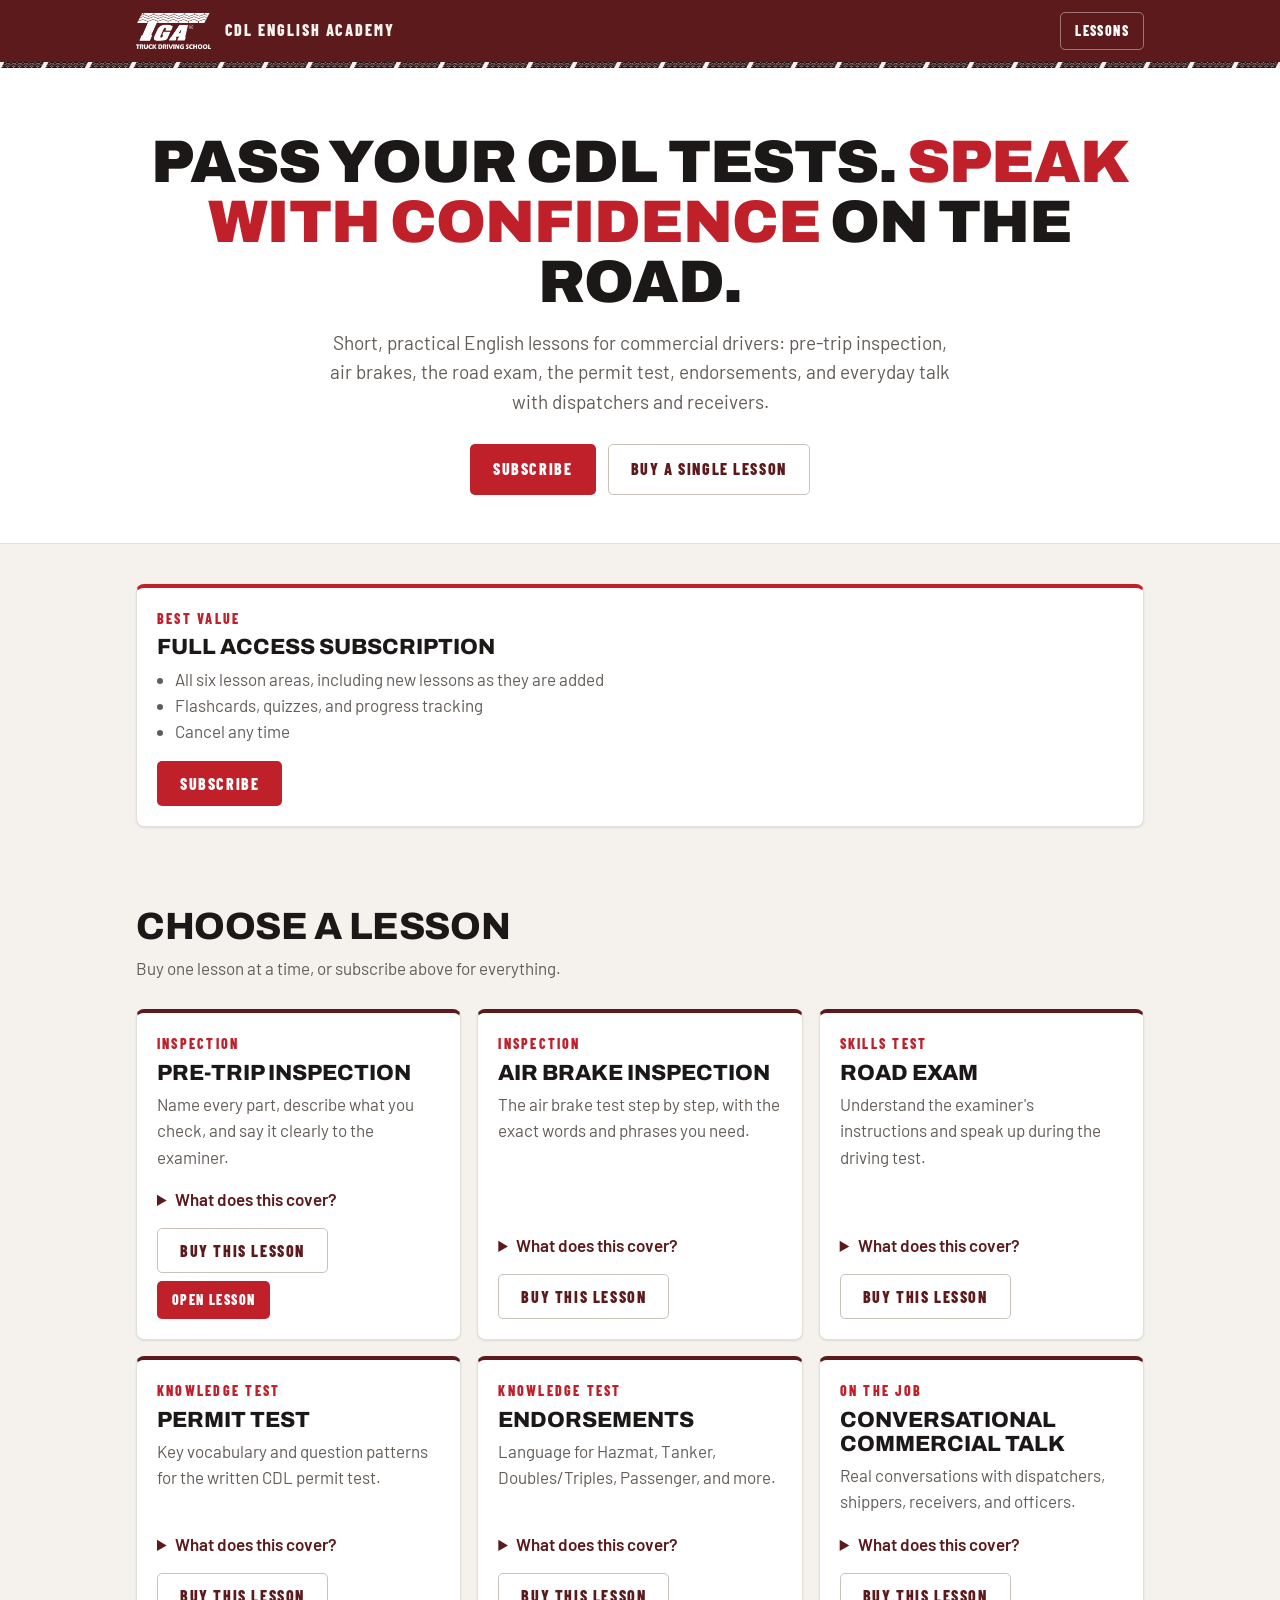
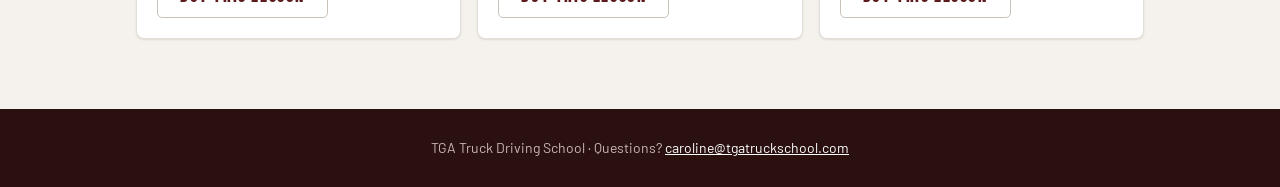
<file: index (1).html>
<!doctype html>
<html lang="en">
<head>
<meta charset="utf-8">
<meta name="viewport" content="width=device-width, initial-scale=1">
<title>CDL English Academy</title>
<meta name="description" content="Learn the English you need to pass your CDL tests and talk on the job. Buy a single lesson or subscribe.">
<style>
@import url('https://fonts.googleapis.com/css2?family=Archivo:wght@500;600;700;800;900&family=Barlow:wght@400;500;600;700&family=Barlow+Condensed:wght@500;600;700;800&family=Barlow+Semi+Condensed:wght@600;700&display=swap');
:root {
  /* ---- BRAND ---------------------------------------------- */
  --tga-oxblood:    #2A1110; /* the wordmark ink — deepest maroon */
  --tga-maroon:     #5C1A1D; /* PRIMARY brand color */
  --tga-maroon-700: #7A2226; /* lifted maroon — hovers, gradients */
  --tga-red:        #C0202A; /* hot action red — CTAs, highlights (from truck fleet numbers) */
  --tga-red-700:    #9C1820; /* pressed red */
  --tga-amber:      #E8A22E; /* highway amber — used sparingly for accents/badges */
  --tga-navy:       #1E2A66; /* patriotic / CNG diamond blue — secondary, rare */

  /* ---- NEUTRALS — "asphalt", warm-gray ------------------- */
  --tga-ink:        #1B1817; /* near-black warm — body text on light */
  --asphalt-900:    #262220;
  --asphalt-800:    #34302D;
  --asphalt-700:    #4A4541;
  --asphalt-600:    #635C57;
  --asphalt-500:    #837B74; /* muted text */
  --asphalt-400:    #A39B93;
  --asphalt-300:    #C9C2BB; /* borders, dividers */
  --asphalt-200:    #E4DFD9; /* hairlines, input borders */
  --asphalt-100:    #F0ECE7; /* subtle fills */
  --concrete:       #F5F2ED; /* default page background (off-white) */
  --white:          #FFFFFF;

  /* ---- SEMANTIC ------------------------------------------- */
  --fg-1: var(--tga-ink);        /* primary text */
  --fg-2: var(--asphalt-600);    /* secondary text */
  --fg-3: var(--asphalt-500);    /* tertiary / captions */
  --fg-on-dark:        #F7F3EE;  /* text on maroon/ink */
  --fg-on-dark-muted:  #C9B7B4;  /* muted text on maroon */

  --bg-1: var(--white);          /* cards / surfaces */
  --bg-2: var(--concrete);       /* page background */
  --bg-3: var(--asphalt-100);    /* sunken / inset */
  --bg-dark: var(--tga-oxblood); /* dark sections */

  --border-1: var(--asphalt-200);
  --border-2: var(--asphalt-300);
  --border-strong: var(--asphalt-700);

  --accent:       var(--tga-red);
  --accent-press: var(--tga-red-700);
  --link:         var(--tga-maroon);

  --success: #2E7D46;
  --warning: var(--tga-amber);
  --danger:  var(--tga-red);

  /* ---- TYPE FAMILIES ------------------------------------- */
  --font-display:   'Archivo', 'Arial Black', sans-serif;        /* big punchy headlines */
  --font-condensed: 'Barlow Condensed', 'Arial Narrow', sans-serif; /* kickers, labels, stats, signage */
  --font-body:      'Barlow', system-ui, sans-serif;             /* body + UI */
  --font-mono:      'Barlow Semi Condensed', ui-monospace, monospace; /* plate numbers, codes */

  /* ---- TYPE SCALE (fluid-ish, fixed here) ---------------- */
  --fs-display:  clamp(48px, 7vw, 88px); /* @kind font */
  --fs-h1:       clamp(38px, 5vw, 60px); /* @kind font */
  --fs-h2:       clamp(30px, 3.4vw, 42px); /* @kind font */
  --fs-h3:       26px;
  --fs-h4:       21px;
  --fs-lg:       19px;
  --fs-body:     17px;
  --fs-sm:       15px;
  --fs-xs:       13px;
  --fs-kicker:   14px;

  /* ---- RADII --------------------------------------------- */
  --r-xs: 3px;
  --r-sm: 5px;
  --r-md: 8px;
  --r-lg: 12px;
  --r-pill: 999px;

  /* ---- SPACING (4pt base) -------------------------------- */
  --sp-1: 4px;  --sp-2: 8px;  --sp-3: 12px; --sp-4: 16px;
  --sp-5: 24px; --sp-6: 32px; --sp-7: 48px; --sp-8: 64px;
  --sp-9: 96px; --sp-10: 128px;

  /* ---- SHADOWS — low, grounded, asphalt-tinted ----------- */
  --shadow-sm: 0 1px 2px rgba(27,24,23,.10);
  --shadow-md: 0 4px 14px rgba(27,24,23,.10);
  --shadow-lg: 0 14px 36px rgba(27,24,23,.16);
  --shadow-inset: inset 0 1px 0 rgba(255,255,255,.4);

  /* ---- MOTION -------------------------------------------- */
  --ease: cubic-bezier(.2,.7,.2,1); /* @kind other */
  --dur: 170ms; /* @kind other */
}
*{box-sizing:border-box}
body{margin:0;background:var(--concrete);color:var(--tga-ink);font-family:var(--font-body);font-size:17px;line-height:1.55;-webkit-font-smoothing:antialiased}
a{color:var(--tga-maroon)}a:hover{color:var(--tga-red)}
.wrap{max-width:1040px;margin:0 auto;padding:0 16px}
header{background:var(--tga-maroon);color:var(--fg-on-dark);position:relative;margin-bottom:6px}
header::after{content:"";position:absolute;left:0;right:0;bottom:-6px;height:6px;background:url(assets/tread-motif.png) repeat-x center/auto 6px}
header .wrap{display:flex;align-items:center;justify-content:space-between;padding:12px 16px}
.logo{display:flex;align-items:center;gap:14px;text-decoration:none;color:var(--fg-on-dark);font-family:var(--font-condensed);font-weight:800;text-transform:uppercase;letter-spacing:.12em;font-size:16px}
.logo img{height:36px;display:block}
.btn{display:inline-block;background:var(--tga-red);color:#fff;font-family:var(--font-condensed);font-weight:800;text-transform:uppercase;letter-spacing:.1em;font-size:16px;border:1px solid transparent;border-radius:var(--r-sm);padding:12px 22px;text-decoration:none;cursor:pointer;transition:background var(--dur) var(--ease),transform var(--dur) var(--ease)}
.btn:hover{background:var(--tga-red-700);color:#fff}.btn:active{transform:translateY(1px)}
.btn.alt{background:#fff;color:var(--tga-maroon);border-color:var(--asphalt-300)}
.btn.alt:hover{border-color:var(--tga-maroon);background:#fff;color:var(--tga-maroon)}
header .btn.alt{background:transparent;color:#fff;border-color:rgba(255,255,255,.4)}
header .btn.alt:hover{background:rgba(255,255,255,.12);color:#fff;border-color:#fff}
.btn.sm{padding:7px 14px;font-size:14px}
h1,h2,h3,h4{font-family:var(--font-display);text-transform:uppercase;color:var(--tga-ink)}
h1{font-weight:900;letter-spacing:-.015em;line-height:1}
h2{font-weight:800;font-size:clamp(28px,3.4vw,38px);letter-spacing:-.01em;line-height:1.05;margin:0 0 8px}
h3{font-weight:800;font-size:22px;line-height:1.1;margin:0 0 6px}
.hero{padding:64px 0 48px;text-align:center;background:var(--white);border-bottom:1px solid var(--asphalt-200)}
.hero h1{font-size:clamp(34px,6vw,60px);margin:0 0 16px}
.hero h1 em{font-style:normal;color:var(--tga-red)}
.hero p{color:var(--asphalt-600);max-width:620px;margin:0 auto 28px;font-size:19px}
.hero .row{display:flex;gap:12px;justify-content:center;flex-wrap:wrap}
.sub{color:var(--asphalt-600);margin:0 0 28px}
section{padding:40px 0}
.grid{display:grid;grid-template-columns:repeat(auto-fill,minmax(290px,1fr));gap:16px}
.card{background:#fff;border:1px solid var(--asphalt-200);border-top:4px solid var(--tga-maroon);border-radius:var(--r-md);box-shadow:var(--shadow-sm);padding:20px;display:flex;flex-direction:column;transition:box-shadow var(--dur)}
.card:hover{box-shadow:var(--shadow-md)}
.card p{color:var(--asphalt-600);margin:0 0 16px;flex:1}
.tag,.kick{font-family:var(--font-condensed);font-weight:800;font-size:14px;letter-spacing:.16em;text-transform:uppercase;color:var(--tga-red);margin-bottom:6px}
.plan{border-top-color:var(--tga-red);background:#fff}
.plan ul{margin:0 0 16px;padding-left:18px;color:var(--asphalt-600)}
details{margin:0 0 16px}summary{cursor:pointer;color:var(--tga-maroon);font-weight:600}details ul{margin:10px 0 0;padding-left:18px;color:var(--asphalt-600)}
.card>div:last-child{display:flex;gap:8px;flex-wrap:wrap;align-items:center}.card>div:last-child .btn.sm{margin-left:0!important}
footer{background:var(--tga-oxblood);color:var(--fg-on-dark-muted);padding:28px 0;font-size:14px;text-align:center;margin-top:30px}
footer a{color:#fff}
/* pre-trip page */
.sub2{color:var(--asphalt-600)}
.lets{font-family:var(--font-display);font-weight:900;text-transform:uppercase;font-size:clamp(26px,5vw,40px);color:var(--tga-maroon);text-align:center;margin:48px 0 0;letter-spacing:-.01em}
#groups{margin-top:40px}
.sq{background:#fff;border:1px solid var(--asphalt-200);border-top:4px solid var(--tga-maroon);border-radius:var(--r-md);box-shadow:var(--shadow-sm);padding:16px;display:flex;flex-direction:column;gap:6px;min-height:140px;justify-content:center;align-items:center;text-align:center}
.sq h4{margin:0;font-family:var(--font-condensed);font-weight:800;font-size:22px;letter-spacing:.04em}
#groups .grid{grid-template-columns:repeat(3,1fr)}
@media(max-width:820px){#groups .grid{grid-template-columns:repeat(2,1fr)}}
@media(max-width:520px){#groups .grid{grid-template-columns:1fr}}
#groups a.sq{text-decoration:none;color:#fff;background:var(--tga-maroon);border-color:var(--tga-maroon);border-top-color:var(--tga-red);transition:background var(--dur),transform var(--dur)}
#groups a.sq h4{color:#fff}
#groups a.sq:hover{background:var(--tga-maroon-700);transform:translateY(-2px)}
#groups a.sq small{font-family:var(--font-condensed);font-weight:700;letter-spacing:.1em;text-transform:uppercase;color:var(--fg-on-dark-muted);font-size:14px}
.quiz{background:#fff;border:1px solid var(--asphalt-200);border-top:4px solid var(--tga-maroon);border-radius:var(--r-md);box-shadow:var(--shadow-sm);padding:24px;margin:24px 0}
.prog{font-family:var(--font-condensed);font-weight:700;letter-spacing:.14em;text-transform:uppercase;color:var(--asphalt-500);font-size:14px;margin-bottom:8px}
.q{font-family:var(--font-display);font-weight:800;font-size:28px;text-transform:uppercase;margin:0 0 16px}
.opts{display:grid;gap:10px}
.opt{text-align:left;background:#fff;color:var(--tga-ink);border:1px solid var(--asphalt-300);border-radius:var(--r-sm);padding:12px 14px;font-family:var(--font-body);font-size:17px;cursor:pointer;transition:border-color var(--dur),background var(--dur)}
.opt:hover{border-color:var(--tga-maroon);background:var(--asphalt-100)}
.opt.ok{border-color:var(--success);background:#E5F1E8}
.opt.bad{border-color:var(--tga-red);background:#F7E9E9}
.result h3{font-size:34px}
.miss{color:var(--asphalt-600);margin:8px 0 16px;padding-left:18px}
</style>
</head>
<body>
<header><div class="wrap">
  <a class="logo" href="./"><img src="assets/tga-logo-white.png" alt="TGA Truck Driving School"><span>CDL English Academy</span></a>
  <a class="btn alt sm" href="#lessons">Lessons</a>
</div></header>

<main>
<section class="hero">
  <div class="wrap">
    <h1>Pass your CDL tests. <em>Speak with confidence</em> on the road.</h1>
    <p>Short, practical English lessons for commercial drivers: pre-trip inspection, air brakes, the road exam, the permit test, endorsements, and everyday talk with dispatchers and receivers.</p>
    <div class="row">
      <a class="btn" href="#subscribe">Subscribe</a>
      <a class="btn alt" href="#lessons">Buy a single lesson</a>
    </div>
  </div>
</section>

<section id="subscribe">
  <div class="wrap">
    <div class="card plan">
      <div class="tag">Best value</div>
      <h3>Full Access Subscription</h3>
      <ul>
        <li>All six lesson areas, including new lessons as they are added</li>
        <li>Flashcards, quizzes, and progress tracking</li>
        <li>Cancel any time</li>
      </ul>
      <div><button class="btn buy" data-product="subscription">Subscribe</button></div>
    </div>
  </div>
</section>

<section id="lessons">
  <div class="wrap">
    <h2>Choose a lesson</h2>
    <p class="sub">Buy one lesson at a time, or subscribe above for everything.</p>
    <div class="grid" id="grid"></div>
  </div>
</section>
</main>

<footer>
  <div class="wrap">TGA Truck Driving School &middot; Questions? <a href="mailto:caroline@tgatruckschool.com">caroline@tgatruckschool.com</a></div>
</footer>

<script>
// ---- SET YOUR PAYMENT LINKS HERE (e.g. Stripe Payment Links). Empty = falls back to an email request. ----
var LINKS = {
  "subscription": "",
  "pre-trip": "",
  "air-brakes": "",
  "road-exam": "",
  "permit-test": "",
  "endorsements": "",
  "conversation": ""
};
var LESSONS = [
  {id:"pre-trip", href:"pretrip.html", covers:["Engine compartment", "Cab and in-cab checks", "Lights and signals", "Coupling system", "Wheels, tires, and rims", "Suspension and brake lines", "Emergency equipment", "How to say each check out loud"], tag:"Inspection", name:"Pre-Trip Inspection", desc:"Name every part, describe what you check, and say it clearly to the examiner."},
  {id:"air-brakes", covers:["Compressor, governor, and air tanks", "Cut-in and cut-out pressure", "Leakage test", "Low air warning", "Spring brake pop-out", "Service and parking brake tests", "Words and phrases for the exam"], tag:"Inspection", name:"Air Brake Inspection", desc:"The air brake test step by step, with the exact words and phrases you need."},
  {id:"road-exam", covers:["Examiner commands and questions", "Turns, lanes, and intersections", "Railroad crossings", "Backing and parking", "Shifting and speed", "What to say while driving"], tag:"Skills test", name:"Road Exam", desc:"Understand the examiner's instructions and speak up during the driving test."},
  {id:"permit-test", covers:["General knowledge vocabulary", "Traffic signs and signals", "Air brakes questions", "Combination vehicles", "How test questions are worded"], tag:"Knowledge test", name:"Permit Test", desc:"Key vocabulary and question patterns for the written CDL permit test."},
  {id:"endorsements", covers:["Hazmat (H)", "Tanker (N)", "Doubles/Triples (T)", "Passenger (P)", "School Bus (S)", "Vocabulary for each knowledge test"], tag:"Knowledge test", name:"Endorsements", desc:"Language for Hazmat, Tanker, Doubles/Triples, Passenger, and more."},
  {id:"conversation", covers:["Calls with dispatchers", "Checking in with shippers and receivers", "Delays and detention", "Weigh stations and fuel stops", "Roadside inspections", "Emergencies and breakdowns"], tag:"On the job", name:"Conversational Commercial Talk", desc:"Real conversations with dispatchers, shippers, receivers, and officers."}
];
var grid = document.getElementById("grid");
LESSONS.forEach(function(l){
  var d = document.createElement("div");
  d.className = "card";
  d.innerHTML = '<div class="tag"></div><h3></h3><p></p><details><summary>What does this cover?</summary><ul></ul></details><div><button class="btn alt buy">Buy this lesson</button></div>';
  d.querySelector(".tag").textContent = l.tag;
  d.querySelector("h3").textContent = l.name;
  d.querySelector("p").textContent = l.desc;
  l.covers.forEach(function(c){var li=document.createElement("li");li.textContent=c;d.querySelector("ul").appendChild(li);});
  if(l.href){var a=document.createElement("a");a.href=l.href;a.className="btn sm";a.textContent="Open lesson";a.style.marginLeft="8px";d.querySelector(".buy").parentNode.appendChild(a);}
  d.querySelector(".buy").dataset.product = l.id;
  grid.appendChild(d);
});
document.addEventListener("click", function(e){
  var b = e.target.closest(".buy");
  if(!b) return;
  var id = b.dataset.product;
  if(LINKS[id]){ window.location.href = LINKS[id]; return; }
  var label = id === "subscription" ? "the Full Access Subscription" : "the lesson: " + id;
  window.location.href = "mailto:caroline@tgatruckschool.com?subject=" + encodeURIComponent("CDL English Academy purchase") +
    "&body=" + encodeURIComponent("I would like to buy " + label + ".");
});
</script>
</body>
</html>
</file>
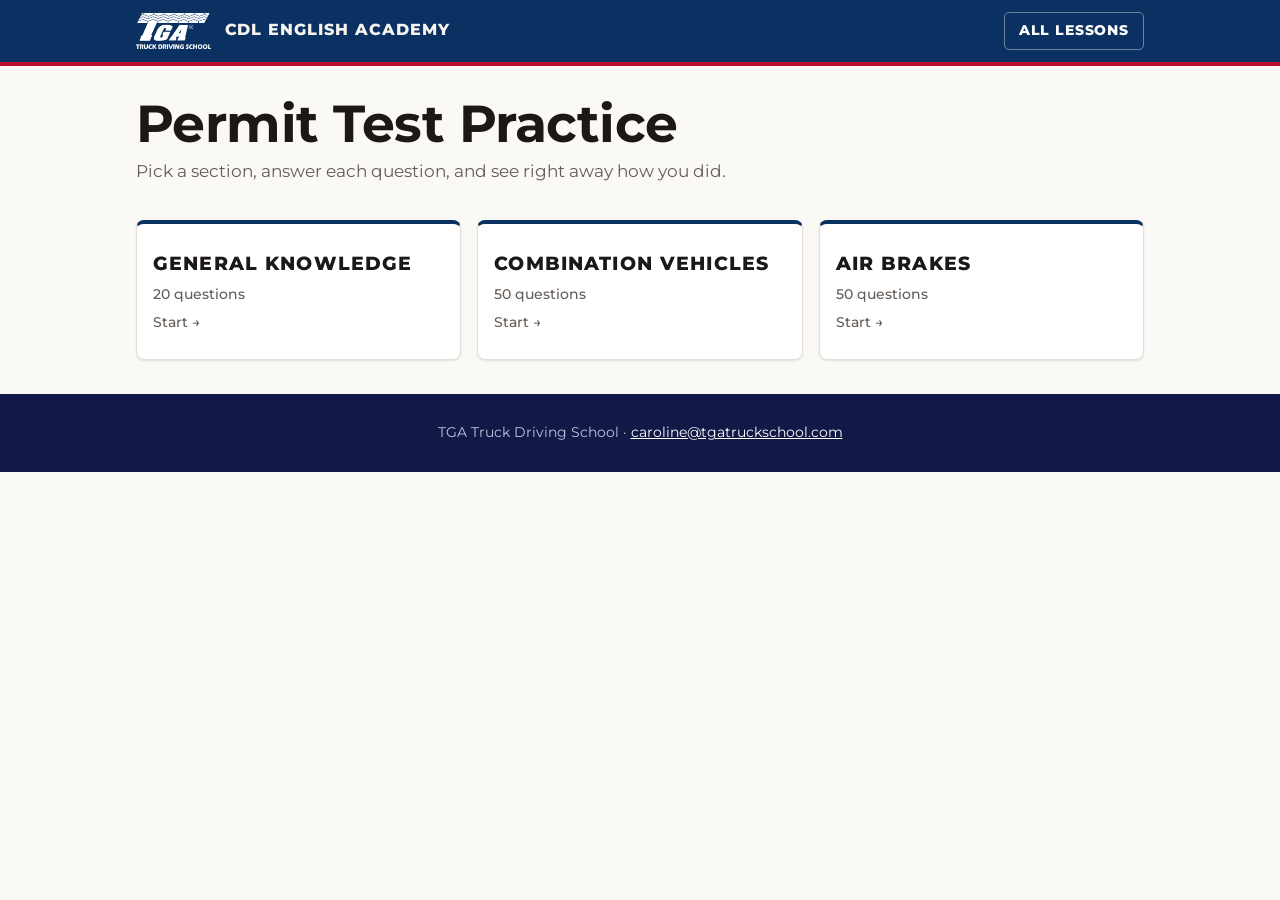
<file: permit-test.html>
<!doctype html>
<html lang="en">
<head>
<meta charset="utf-8">
<meta name="viewport" content="width=device-width, initial-scale=1">
<title>Permit Test Practice · CDL English Academy</title>
<style>
@import url('https://fonts.googleapis.com/css2?family=Montserrat:wght@400;500;600;700;800&display=swap');
:root {
  /* ---- BRAND ---------------------------------------------- */
  --tga-oxblood:    #131946; /* the wordmark ink — deepest maroon */
  --tga-maroon:     #0A3161; /* PRIMARY brand color */
  --tga-maroon-700: #14487F; /* lifted maroon — hovers, gradients */
  --tga-red:        #BA0C2F; /* hot action red — CTAs, highlights (from truck fleet numbers) */
  --tga-red-700:    #8F0A24; /* pressed red */
  --tga-amber:      #FFCB05; /* highway amber — used sparingly for accents/badges */
  --tga-navy:       #0A3161; /* patriotic / CNG diamond blue — secondary, rare */

  /* ---- NEUTRALS — "asphalt", warm-gray ------------------- */
  --tga-ink:        #1B1817; /* near-black warm — body text on light */
  --asphalt-900:    #262220;
  --asphalt-800:    #34302D;
  --asphalt-700:    #4A4541;
  --asphalt-600:    #635C57;
  --asphalt-500:    #837B74; /* muted text */
  --asphalt-400:    #A39B93;
  --asphalt-300:    #C9C2BB; /* borders, dividers */
  --asphalt-200:    #E4DFD9; /* hairlines, input borders */
  --asphalt-100:    #F0ECE7; /* subtle fills */
  --concrete:       #FAF9F5; /* default page background (off-white) */
  --white:          #FFFFFF;

  /* ---- SEMANTIC ------------------------------------------- */
  --fg-1: var(--tga-ink);        /* primary text */
  --fg-2: var(--asphalt-600);    /* secondary text */
  --fg-3: var(--asphalt-500);    /* tertiary / captions */
  --fg-on-dark:        #F7F3EE;  /* text on maroon/ink */
  --fg-on-dark-muted:  #B9C6DD;  /* muted text on maroon */

  --bg-1: var(--white);          /* cards / surfaces */
  --bg-2: var(--concrete);       /* page background */
  --bg-3: var(--asphalt-100);    /* sunken / inset */
  --bg-dark: var(--tga-oxblood); /* dark sections */

  --border-1: var(--asphalt-200);
  --border-2: var(--asphalt-300);
  --border-strong: var(--asphalt-700);

  --accent:       var(--tga-red);
  --accent-press: var(--tga-red-700);
  --link:         var(--tga-maroon);

  --success: #2E7D46;
  --warning: var(--tga-amber);
  --danger:  var(--tga-red);

  /* ---- TYPE FAMILIES ------------------------------------- */
  --font-display:   'Montserrat', Arial, sans-serif;        /* big punchy headlines */
  --font-condensed: 'Montserrat', Arial, sans-serif; /* kickers, labels, stats, signage */
  --font-body:      'Montserrat', system-ui, sans-serif;             /* body + UI */
  --font-mono:      'Montserrat', ui-monospace, monospace; /* plate numbers, codes */

  /* ---- TYPE SCALE (fluid-ish, fixed here) ---------------- */
  --fs-display:  clamp(48px, 7vw, 88px); /* @kind font */
  --fs-h1:       clamp(38px, 5vw, 60px); /* @kind font */
  --fs-h2:       clamp(30px, 3.4vw, 42px); /* @kind font */
  --fs-h3:       26px;
  --fs-h4:       21px;
  --fs-lg:       19px;
  --fs-body:     17px;
  --fs-sm:       15px;
  --fs-xs:       13px;
  --fs-kicker:   14px;

  /* ---- RADII --------------------------------------------- */
  --r-xs: 3px;
  --r-sm: 5px;
  --r-md: 8px;
  --r-lg: 12px;
  --r-pill: 999px;

  /* ---- SPACING (4pt base) -------------------------------- */
  --sp-1: 4px;  --sp-2: 8px;  --sp-3: 12px; --sp-4: 16px;
  --sp-5: 24px; --sp-6: 32px; --sp-7: 48px; --sp-8: 64px;
  --sp-9: 96px; --sp-10: 128px;

  /* ---- SHADOWS — low, grounded, asphalt-tinted ----------- */
  --shadow-sm: 0 1px 2px rgba(27,24,23,.10);
  --shadow-md: 0 4px 14px rgba(27,24,23,.10);
  --shadow-lg: 0 14px 36px rgba(27,24,23,.16);
  --shadow-inset: inset 0 1px 0 rgba(255,255,255,.4);

  /* ---- MOTION -------------------------------------------- */
  --ease: cubic-bezier(.2,.7,.2,1); /* @kind other */
  --dur: 170ms; /* @kind other */
}
*{box-sizing:border-box}
body{margin:0;background:var(--concrete);color:var(--tga-ink);font-family:var(--font-body);font-size:17px;line-height:1.55;-webkit-font-smoothing:antialiased}
a{color:var(--tga-maroon)}a:hover{color:var(--tga-red)}
.wrap{max-width:1040px;margin:0 auto;padding:0 16px}
header{background:var(--tga-maroon);color:var(--fg-on-dark);position:relative;margin-bottom:6px}
header::after{content:"";position:absolute;left:0;right:0;bottom:-6px;height:6px;background:url(assets/tread-motif.png) repeat-x center/auto 6px}
header .wrap{display:flex;align-items:center;justify-content:space-between;padding:12px 16px}
.logo{display:flex;align-items:center;gap:14px;text-decoration:none;color:var(--fg-on-dark);font-family:var(--font-condensed);font-weight:800;text-transform:uppercase;letter-spacing:.12em;font-size:16px}
.logo img{height:36px;display:block}
.btn{display:inline-block;background:var(--tga-red);color:#fff;font-family:var(--font-condensed);font-weight:800;text-transform:uppercase;letter-spacing:.1em;font-size:16px;border:1px solid transparent;border-radius:var(--r-sm);padding:12px 22px;text-decoration:none;cursor:pointer;transition:background var(--dur) var(--ease),transform var(--dur) var(--ease)}
.btn:hover{background:var(--tga-red-700);color:#fff}.btn:active{transform:translateY(1px)}
.btn.alt{background:#fff;color:var(--tga-maroon);border-color:var(--asphalt-300)}
.btn.alt:hover{border-color:var(--tga-maroon);background:#fff;color:var(--tga-maroon)}
header .btn.alt{background:transparent;color:#fff;border-color:rgba(255,255,255,.4)}
header .btn.alt:hover{background:rgba(255,255,255,.12);color:#fff;border-color:#fff}
.btn.sm{padding:7px 14px;font-size:14px}
h1,h2,h3,h4{font-family:var(--font-display);text-transform:uppercase;color:var(--tga-ink)}
h1{font-weight:900;letter-spacing:-.015em;line-height:1}
h2{font-weight:800;font-size:clamp(28px,3.4vw,38px);letter-spacing:-.01em;line-height:1.05;margin:0 0 8px}
h3{font-weight:800;font-size:22px;line-height:1.1;margin:0 0 6px}
.hero{padding:64px 0 48px;text-align:center;background:var(--white);border-bottom:1px solid var(--asphalt-200)}
.hero h1{font-size:clamp(34px,6vw,60px);margin:0 0 16px}
.hero h1 em{font-style:normal;color:var(--tga-red)}
.hero p{color:var(--asphalt-600);max-width:620px;margin:0 auto 28px;font-size:19px}
.hero .row{display:flex;gap:12px;justify-content:center;flex-wrap:wrap}
.sub{color:var(--asphalt-600);margin:0 0 28px}
section{padding:40px 0}
.grid{display:grid;grid-template-columns:repeat(auto-fill,minmax(290px,1fr));gap:16px}
.card{background:#fff;border:1px solid var(--asphalt-200);border-top:4px solid var(--tga-maroon);border-radius:var(--r-md);box-shadow:var(--shadow-sm);padding:20px;display:flex;flex-direction:column;transition:box-shadow var(--dur)}
.card:hover{box-shadow:var(--shadow-md)}
.card p{color:var(--asphalt-600);margin:0 0 16px;flex:1}
.tag,.kick{font-family:var(--font-condensed);font-weight:800;font-size:14px;letter-spacing:.16em;text-transform:uppercase;color:var(--tga-red);margin-bottom:6px}
.plan{border-top-color:var(--tga-red);background:#fff}
.plan ul{margin:0 0 16px;padding-left:18px;color:var(--asphalt-600)}
details{margin:0 0 16px}summary{cursor:pointer;color:var(--tga-maroon);font-weight:600}details ul{margin:10px 0 0;padding-left:18px;color:var(--asphalt-600)}
footer{background:var(--tga-oxblood);color:var(--fg-on-dark-muted);padding:28px 0;font-size:14px;text-align:center;margin-top:30px}
footer a{color:#fff}
/* pre-trip page */
.sub2{color:var(--asphalt-600)}
.lets{font-family:var(--font-display);font-weight:900;text-transform:uppercase;font-size:clamp(26px,5vw,40px);color:var(--tga-maroon);text-align:center;margin:48px 0 0;letter-spacing:-.01em}
#groups{margin-top:40px}
.sq{background:#fff;border:1px solid var(--asphalt-200);border-top:4px solid var(--tga-maroon);border-radius:var(--r-md);box-shadow:var(--shadow-sm);padding:16px;display:flex;flex-direction:column;gap:6px;min-height:140px;justify-content:center;align-items:center;text-align:center}
.sq h4{margin:0;font-family:var(--font-condensed);font-weight:800;font-size:22px;letter-spacing:.04em}
#groups .grid{grid-template-columns:repeat(3,1fr)}
@media(max-width:820px){#groups .grid{grid-template-columns:repeat(2,1fr)}}
@media(max-width:520px){#groups .grid{grid-template-columns:1fr}}
#groups a.sq{text-decoration:none;color:#fff;background:var(--tga-maroon);border-color:var(--tga-maroon);border-top-color:var(--tga-red);transition:background var(--dur),transform var(--dur)}
#groups a.sq h4{color:#fff}
#groups a.sq:hover{background:var(--tga-maroon-700);transform:translateY(-2px)}
#groups a.sq small{font-family:var(--font-condensed);font-weight:700;letter-spacing:.1em;text-transform:uppercase;color:var(--fg-on-dark-muted);font-size:14px}
.quiz{background:#fff;border:1px solid var(--asphalt-200);border-top:4px solid var(--tga-maroon);border-radius:var(--r-md);box-shadow:var(--shadow-sm);padding:24px;margin:24px 0}
.prog{font-family:var(--font-condensed);font-weight:700;letter-spacing:.14em;text-transform:uppercase;color:var(--asphalt-500);font-size:14px;margin-bottom:8px}
.q{font-family:var(--font-display);font-weight:800;font-size:28px;text-transform:uppercase;margin:0 0 16px}
.opts{display:grid;gap:10px}
.opt{text-align:left;background:#fff;color:var(--tga-ink);border:1px solid var(--asphalt-300);border-radius:var(--r-sm);padding:12px 14px;font-family:var(--font-body);font-size:17px;cursor:pointer;transition:border-color var(--dur),background var(--dur)}
.opt:hover{border-color:var(--tga-maroon);background:var(--asphalt-100)}
.opt.ok{border-color:var(--success);background:#E5F1E8}
.opt.bad{border-color:var(--tga-red);background:#E5EBFA}
.result h3{font-size:34px}
.miss{color:var(--asphalt-600);margin:8px 0 16px;padding-left:18px}

/* match truckdriversed.com */
h1,h2,h3{text-transform:none!important;letter-spacing:-.01em!important}
h1{font-weight:700!important}h2,h3{font-weight:700!important}
.lets,.q{text-transform:none!important;font-weight:700!important}
header::after{background:var(--tga-red)!important;height:4px!important;bottom:-4px!important}
.btn,.sq h4,.logo,.tag,.kick{letter-spacing:.06em!important}

.bar{height:6px;background:var(--asphalt-200);border-radius:3px;overflow:hidden;margin:0 0 20px}.bar i{display:block;height:100%;width:0;background:var(--tga-red);transition:width .3s}
.fb{margin:16px 0 0;padding:12px 14px;border-radius:var(--r-sm);font-weight:600}
.fb.ok{background:#E5F1E8;color:#1F5A32}.fb.bad{background:#FBE9EC;color:#8F0A24}
.row{display:flex;gap:10px;flex-wrap:wrap;margin-top:16px;align-items:center}
.score{font-size:48px;font-weight:800;color:var(--tga-maroon);margin:0}
.pill{display:inline-block;font-weight:700;font-size:14px;letter-spacing:.06em;text-transform:uppercase;padding:4px 12px;border-radius:999px}
.pill.pass{background:#E5F1E8;color:#1F5A32}.pill.keep{background:#FBE9EC;color:#8F0A24}
.sec{cursor:pointer;text-align:left;font:inherit;align-items:flex-start;text-align:left}
.sec:hover{box-shadow:var(--shadow-md)}.sec small{color:var(--asphalt-600);font-weight:500}
.review{padding:0;list-style:none}.review li{padding:12px 0;border-top:1px solid var(--asphalt-200)}.review b{display:block}.review .a{color:#1F5A32}.review .w{color:#8F0A24}
#sections{display:block}
.grp{padding:20px 0 4px}.grp h2{margin:0 0 4px}.grp .sub{margin:0 0 16px}
.grid.g3{grid-template-columns:repeat(3,1fr)}.grid.g4{grid-template-columns:repeat(4,1fr)}
@media(max-width:900px){.grid.g3,.grid.g4{grid-template-columns:repeat(2,1fr)}}
@media(max-width:520px){.grid.g3,.grid.g4{grid-template-columns:1fr}}
#sections .sq h4{font-size:19px}
.grp h2,.grp>.sub{display:none}.grp{padding-top:8px}
</style>
</head>
<body>
<header><div class="wrap">
  <a class="logo" href="./"><img src="assets/tga-logo-white.png" alt="TGA Truck Driving School"><span>CDL English Academy</span></a>
  <a class="btn alt sm" href="./#lessons">All lessons</a>
</div></header>
<main class="wrap">
  <h1 style="font-size:clamp(34px,5vw,52px);margin:36px 0 0">Permit Test Practice</h1>
  <p class="sub" style="margin-top:8px">Pick a section, answer each question, and see right away how you did.</p>
  <div id="home">
    <div id="sections"></div>
  </div>
  <div class="quiz" id="game" style="display:none"></div>
</main>
<footer><div class="wrap">TGA Truck Driving School &middot; <a href="mailto:caroline@tgatruckschool.com">caroline@tgatruckschool.com</a></div></footer>
<script>
var QUESTIONS = [
 {
  "category": "General Knowledge",
  "question": "What is the primary purpose of a pre-trip inspection?",
  "choices": [
   "Save fuel",
   "Find safety defects",
   "Improve comfort",
   "Check paperwork"
  ],
  "answer": "Find safety defects"
 },
 {
  "category": "General Knowledge",
  "question": "Why should drivers check mirrors frequently?",
  "choices": [
   "To improve fuel economy",
   "To monitor traffic conditions",
   "To cool the vehicle",
   "To reduce engine wear"
  ],
  "answer": "To monitor traffic conditions"
 },
 {
  "category": "General Knowledge",
  "question": "What is the safest action when feeling drowsy while driving?",
  "choices": [
   "Open a window",
   "Drink soda",
   "Stop and rest",
   "Increase speed"
  ],
  "answer": "Stop and rest"
 },
 {
  "category": "General Knowledge",
  "question": "Which factor increases stopping distance?",
  "choices": [
   "Reduced weight",
   "Dry pavement",
   "Higher speed",
   "Fresh tires"
  ],
  "answer": "Higher speed"
 },
 {
  "category": "General Knowledge",
  "question": "What should you do before changing lanes?",
  "choices": [
   "Accelerate immediately",
   "Check mirrors and blind spots",
   "Sound the horn continuously",
   "Turn off headlights"
  ],
  "answer": "Check mirrors and blind spots"
 },
 {
  "category": "General Knowledge",
  "question": "What is the purpose of vehicle inspection reports?",
  "choices": [
   "Track attendance",
   "Document vehicle defects",
   "Record routes",
   "Calculate pay"
  ],
  "answer": "Document vehicle defects"
 },
 {
  "category": "General Knowledge",
  "question": "When driving in rain, traction is generally:",
  "choices": [
   "Improved",
   "Reduced",
   "Unaffected",
   "Doubled"
  ],
  "answer": "Reduced"
 },
 {
  "category": "General Knowledge",
  "question": "Why is maintaining following distance important?",
  "choices": [
   "Allows faster travel",
   "Provides reaction time",
   "Reduces paperwork",
   "Improves radio signal"
  ],
  "answer": "Provides reaction time"
 },
 {
  "category": "General Knowledge",
  "question": "Which condition can lead to skids?",
  "choices": [
   "Smooth acceleration",
   "Excessive speed",
   "Good traction",
   "Light loads"
  ],
  "answer": "Excessive speed"
 },
 {
  "category": "General Knowledge",
  "question": "What is a blind spot?",
  "choices": [
   "A damaged mirror",
   "Area not visible in mirrors",
   "A dark road",
   "A traffic zone"
  ],
  "answer": "Area not visible in mirrors"
 },
 {
  "category": "General Knowledge",
  "question": "What should a driver do when visibility becomes poor?",
  "choices": [
   "Increase speed",
   "Use caution and reduce speed",
   "Close mirrors",
   "Ignore conditions"
  ],
  "answer": "Use caution and reduce speed"
 },
 {
  "category": "General Knowledge",
  "question": "Road conditions are most likely to be slippery:",
  "choices": [
   "After several hours of rain",
   "During sunny weather",
   "Early in a light rain",
   "After sweeping"
  ],
  "answer": "Early in a light rain"
 },
 {
  "category": "General Knowledge",
  "question": "What can cause hydroplaning?",
  "choices": [
   "Deep water on roadway",
   "Low radio volume",
   "Cold weather only",
   "Heavy cargo only"
  ],
  "answer": "Deep water on roadway"
 },
 {
  "category": "General Knowledge",
  "question": "A driver should signal before turning to:",
  "choices": [
   "Warn other road users",
   "Reduce fuel use",
   "Test lighting",
   "Check brakes"
  ],
  "answer": "Warn other road users"
 },
 {
  "category": "General Knowledge",
  "question": "The best way to handle a tire blowout is to:",
  "choices": [
   "Brake hard",
   "Maintain control and slow gradually",
   "Turn sharply",
   "Accelerate aggressively"
  ],
  "answer": "Maintain control and slow gradually"
 },
 {
  "category": "General Knowledge",
  "question": "What is the purpose of hazard awareness?",
  "choices": [
   "Avoid planning",
   "Identify risks early",
   "Reduce inspections",
   "Increase speed"
  ],
  "answer": "Identify risks early"
 },
 {
  "category": "General Knowledge",
  "question": "Why should cargo be secured?",
  "choices": [
   "For appearance",
   "To prevent shifting",
   "For paperwork",
   "To improve radio reception"
  ],
  "answer": "To prevent shifting"
 },
 {
  "category": "General Knowledge",
  "question": "When approaching a work zone, drivers should:",
  "choices": [
   "Speed up",
   "Follow signs and reduce speed",
   "Ignore cones",
   "Use opposite lane"
  ],
  "answer": "Follow signs and reduce speed"
 },
 {
  "category": "General Knowledge",
  "question": "Fatigue affects driving by:",
  "choices": [
   "Improving concentration",
   "Reducing alertness",
   "Reducing stopping distance",
   "Improving reaction time"
  ],
  "answer": "Reducing alertness"
 },
 {
  "category": "General Knowledge",
  "question": "What is the purpose of lane positioning?",
  "choices": [
   "Reduce mirror checks",
   "Maintain safety and visibility",
   "Increase cargo weight",
   "Shorten vehicle length"
  ],
  "answer": "Maintain safety and visibility"
 },
 {
  "category": "Combination Vehicles",
  "question": "What is the primary purpose of a fifth wheel?",
  "choices": [
   "Support engine weight",
   "Connect tractor and trailer",
   "Control braking pressure",
   "Provide suspension"
  ],
  "answer": "Connect tractor and trailer"
 },
 {
  "category": "Combination Vehicles",
  "question": "Before coupling, the trailer should be:",
  "choices": [
   "Higher than the fifth wheel",
   "At the proper height",
   "Fully loaded",
   "Moving slowly"
  ],
  "answer": "At the proper height"
 },
 {
  "category": "Combination Vehicles",
  "question": "A trailer that is too high during coupling may:",
  "choices": [
   "Improve traction",
   "Cause improper coupling",
   "Reduce offtracking",
   "Increase fuel efficiency"
  ],
  "answer": "Cause improper coupling"
 },
 {
  "category": "Combination Vehicles",
  "question": "What locks around the trailer kingpin?",
  "choices": [
   "Air compressor",
   "Fifth-wheel jaws",
   "Slack adjuster",
   "Brake chamber"
  ],
  "answer": "Fifth-wheel jaws"
 },
 {
  "category": "Combination Vehicles",
  "question": "After coupling, a visual inspection should confirm:",
  "choices": [
   "The trailer lights are off",
   "The jaws are locked around the kingpin",
   "The wheels are spinning",
   "The cargo doors are open"
  ],
  "answer": "The jaws are locked around the kingpin"
 },
 {
  "category": "Combination Vehicles",
  "question": "What is a tug test used for?",
  "choices": [
   "Testing suspension",
   "Checking trailer brakes",
   "Verifying coupling security",
   "Checking fuel level"
  ],
  "answer": "Verifying coupling security"
 },
 {
  "category": "Combination Vehicles",
  "question": "Before connecting air lines, drivers should inspect for:",
  "choices": [
   "Leaks and damage",
   "Cargo weight",
   "Engine temperature",
   "Mirror adjustment"
  ],
  "answer": "Leaks and damage"
 },
 {
  "category": "Combination Vehicles",
  "question": "Glad hands are used to:",
  "choices": [
   "Connect air lines",
   "Attach mirrors",
   "Secure cargo",
   "Adjust suspension"
  ],
  "answer": "Connect air lines"
 },
 {
  "category": "Combination Vehicles",
  "question": "What can happen if air lines are crossed?",
  "choices": [
   "Improved braking",
   "Brake malfunction",
   "Better fuel economy",
   "Reduced tire wear"
  ],
  "answer": "Brake malfunction"
 },
 {
  "category": "Combination Vehicles",
  "question": "Trailer hand valves should not be used for:",
  "choices": [
   "Testing brakes",
   "Parking",
   "Routine driving control",
   "Checking response"
  ],
  "answer": "Routine driving control"
 },
 {
  "category": "Combination Vehicles",
  "question": "Combination vehicles generally require:",
  "choices": [
   "Less stopping distance",
   "More stopping distance",
   "No braking adjustments",
   "Smaller mirrors"
  ],
  "answer": "More stopping distance"
 },
 {
  "category": "Combination Vehicles",
  "question": "Offtracking occurs when:",
  "choices": [
   "The engine misfires",
   "Trailer wheels follow a different path than tractor wheels",
   "Fuel pressure drops",
   "The trailer is empty"
  ],
  "answer": "Trailer wheels follow a different path than tractor wheels"
 },
 {
  "category": "Combination Vehicles",
  "question": "Offtracking is most noticeable during:",
  "choices": [
   "Straight driving",
   "Turning",
   "Parking only",
   "Refueling"
  ],
  "answer": "Turning"
 },
 {
  "category": "Combination Vehicles",
  "question": "Combination vehicles are more likely to roll over because they:",
  "choices": [
   "Are lighter",
   "Have a higher center of gravity",
   "Use smaller tires",
   "Have shorter wheelbases"
  ],
  "answer": "Have a higher center of gravity"
 },
 {
  "category": "Combination Vehicles",
  "question": "To reduce rollover risk, drivers should:",
  "choices": [
   "Take curves slowly",
   "Accelerate through curves",
   "Turn sharply",
   "Ignore load placement"
  ],
  "answer": "Take curves slowly"
 },
 {
  "category": "Combination Vehicles",
  "question": "What is trailer swing?",
  "choices": [
   "Movement of cargo",
   "Outward movement of the trailer during turns",
   "Engine vibration",
   "Brake fade"
  ],
  "answer": "Outward movement of the trailer during turns"
 },
 {
  "category": "Combination Vehicles",
  "question": "When backing a combination vehicle, drivers should:",
  "choices": [
   "Use small steering corrections",
   "Turn steering wheel rapidly",
   "Avoid mirrors",
   "Increase speed"
  ],
  "answer": "Use small steering corrections"
 },
 {
  "category": "Combination Vehicles",
  "question": "A jackknife occurs when:",
  "choices": [
   "The trailer disconnects",
   "The tractor and trailer fold toward each other",
   "The cargo shifts",
   "The suspension fails"
  ],
  "answer": "The tractor and trailer fold toward each other"
 },
 {
  "category": "Combination Vehicles",
  "question": "Which condition increases jackknife risk?",
  "choices": [
   "Excessive braking",
   "Proper spacing",
   "Moderate speed",
   "Dry pavement"
  ],
  "answer": "Excessive braking"
 },
 {
  "category": "Combination Vehicles",
  "question": "During coupling, landing gear should be:",
  "choices": [
   "Damaged",
   "Inspected for condition",
   "Removed",
   "Lubricated daily"
  ],
  "answer": "Inspected for condition"
 },
 {
  "category": "Combination Vehicles",
  "question": "Before moving a newly connected trailer, drivers should:",
  "choices": [
   "Complete a brake check",
   "Disconnect airlines",
   "Retract mirrors",
   "Unload cargo"
  ],
  "answer": "Complete a brake check"
 },
 {
  "category": "Combination Vehicles",
  "question": "The emergency air line is commonly associated with:",
  "choices": [
   "Supplying trailer air pressure",
   "Engine cooling",
   "Cargo temperature",
   "ABS sensors only"
  ],
  "answer": "Supplying trailer air pressure"
 },
 {
  "category": "Combination Vehicles",
  "question": "What should be checked on the kingpin?",
  "choices": [
   "Cracks and wear",
   "Paint color",
   "Tire pressure",
   "Fuel level"
  ],
  "answer": "Cracks and wear"
 },
 {
  "category": "Combination Vehicles",
  "question": "A damaged kingpin can:",
  "choices": [
   "Improve handling",
   "Create coupling hazards",
   "Increase traction",
   "Reduce offtracking"
  ],
  "answer": "Create coupling hazards"
 },
 {
  "category": "Combination Vehicles",
  "question": "The trailer service line is primarily used for:",
  "choices": [
   "Applying trailer brakes",
   "Fuel delivery",
   "Cooling systems",
   "Lighting circuits"
  ],
  "answer": "Applying trailer brakes"
 },
 {
  "category": "Combination Vehicles",
  "question": "When inspecting the fifth wheel, drivers should look for:",
  "choices": [
   "Cracks and damage",
   "Engine leaks",
   "Seat belt wear",
   "Low coolant"
  ],
  "answer": "Cracks and damage"
 },
 {
  "category": "Combination Vehicles",
  "question": "What helps prevent improper coupling?",
  "choices": [
   "Visual inspection",
   "Driving immediately",
   "Skipping brake checks",
   "Higher speed"
  ],
  "answer": "Visual inspection"
 },
 {
  "category": "Combination Vehicles",
  "question": "Combination vehicles require extra caution because:",
  "choices": [
   "They turn like passenger cars",
   "They handle differently than single vehicles",
   "They use bicycle brakes",
   "They can't back up"
  ],
  "answer": "They handle differently than single vehicles"
 },
 {
  "category": "Combination Vehicles",
  "question": "What may happen if cargo shifts inside a trailer?",
  "choices": [
   "Improved balance",
   "Loss of stability",
   "Better braking",
   "Increased mileage"
  ],
  "answer": "Loss of stability"
 },
 {
  "category": "Combination Vehicles",
  "question": "When uncoupling, trailer wheels should be:",
  "choices": [
   "Blocked if necessary",
   "Removed",
   "Lubricated",
   "Turned sideways"
  ],
  "answer": "Blocked if necessary"
 },
 {
  "category": "Combination Vehicles",
  "question": "What is the purpose of landing gear?",
  "choices": [
   "Support the trailer when disconnected",
   "Cool the brakes",
   "Hold fuel tanks",
   "Control steering"
  ],
  "answer": "Support the trailer when disconnected"
 },
 {
  "category": "Combination Vehicles",
  "question": "Drivers should avoid sudden steering because it may:",
  "choices": [
   "Reduce visibility",
   "Cause rollover",
   "Increase cooling",
   "Improve tracking"
  ],
  "answer": "Cause rollover"
 },
 {
  "category": "Combination Vehicles",
  "question": "The heavier the combination vehicle, the more important it is to:",
  "choices": [
   "Maintain space ahead",
   "Drive faster",
   "Reduce inspections",
   "Ignore grades"
  ],
  "answer": "Maintain space ahead"
 },
 {
  "category": "Combination Vehicles",
  "question": "Before uncoupling, trailer air pressure should be:",
  "choices": [
   "Properly secured",
   "Released from tires",
   "Ignored",
   "Increased"
  ],
  "answer": "Properly secured"
 },
 {
  "category": "Combination Vehicles",
  "question": "What should be checked after releasing fifth-wheel locking jaws?",
  "choices": [
   "Trailer support",
   "Fuel level",
   "Horn operation",
   "Seat position"
  ],
  "answer": "Trailer support"
 },
 {
  "category": "Combination Vehicles",
  "question": "Combination vehicles need wider turns because of:",
  "choices": [
   "Offtracking",
   "Engine size",
   "Wheel color",
   "Fuel capacity"
  ],
  "answer": "Offtracking"
 },
 {
  "category": "Combination Vehicles",
  "question": "Trailer air connections should be:",
  "choices": [
   "Secure",
   "Loose",
   "Optional",
   "Disconnected"
  ],
  "answer": "Secure"
 },
 {
  "category": "Combination Vehicles",
  "question": "What is the safest way to approach coupling?",
  "choices": [
   "Straight alignment",
   "Sharp angles",
   "High speed",
   "Reverse acceleration"
  ],
  "answer": "Straight alignment"
 },
 {
  "category": "Combination Vehicles",
  "question": "The purpose of a trailer brake check is to:",
  "choices": [
   "Verify brake operation",
   "Measure fuel use",
   "Adjust mirrors",
   "Inspect cargo"
  ],
  "answer": "Verify brake operation"
 },
 {
  "category": "Combination Vehicles",
  "question": "Why should drivers avoid excessive speed on curves?",
  "choices": [
   "Risk of rollover",
   "Lower fuel economy only",
   "Bright headlights",
   "ABS activation"
  ],
  "answer": "Risk of rollover"
 },
 {
  "category": "Combination Vehicles",
  "question": "What is one sign of improper trailer coupling?",
  "choices": [
   "Gap between fifth wheel and trailer apron",
   "Clean mirrors",
   "Inflated tires",
   "Level cargo"
  ],
  "answer": "Gap between fifth wheel and trailer apron"
 },
 {
  "category": "Combination Vehicles",
  "question": "Combination vehicles require planning because they:",
  "choices": [
   "Need more maneuvering space",
   "Use less road",
   "Stop instantly",
   "Turn tighter"
  ],
  "answer": "Need more maneuvering space"
 },
 {
  "category": "Combination Vehicles",
  "question": "What should be done before retracting landing gear?",
  "choices": [
   "Ensure trailer is properly coupled",
   "Disconnect airlines",
   "Remove kingpin",
   "Unload cargo"
  ],
  "answer": "Ensure trailer is properly coupled"
 },
 {
  "category": "Combination Vehicles",
  "question": "Which component joins the trailer to the fifth wheel?",
  "choices": [
   "Kingpin",
   "Slack adjuster",
   "Air compressor",
   "Drive shaft"
  ],
  "answer": "Kingpin"
 },
 {
  "category": "Combination Vehicles",
  "question": "Empty trailers may be more difficult to handle because they:",
  "choices": [
   "Can bounce more easily",
   "Are too long",
   "Have larger engines",
   "Use more brakes"
  ],
  "answer": "Can bounce more easily"
 },
 {
  "category": "Combination Vehicles",
  "question": "During backing, the driver's primary reference should be:",
  "choices": [
   "Mirrors",
   "Radio",
   "Dashboard lights",
   "GPS only"
  ],
  "answer": "Mirrors"
 },
 {
  "category": "Combination Vehicles",
  "question": "What should a driver do if uncertain about trailer clearance?",
  "choices": [
   "Get out and look",
   "Accelerate",
   "Continue blindly",
   "Sound horn repeatedly"
  ],
  "answer": "Get out and look"
 },
 {
  "category": "Combination Vehicles",
  "question": "Proper coupling inspections help prevent:",
  "choices": [
   "Trailer separation",
   "Fuel theft",
   "Weather delays",
   "Engine overheating"
  ],
  "answer": "Trailer separation"
 },
 {
  "category": "Combination Vehicles",
  "question": "The best way to control a combination vehicle on downgrades is to:",
  "choices": [
   "Use proper speed and gear selection",
   "Coast in neutral",
   "Turn off engine",
   "Brake continuously"
  ],
  "answer": "Use proper speed and gear selection"
 },
 {
  "category": "Combination Vehicles",
  "question": "What is the main goal of combination vehicle inspections?",
  "choices": [
   "Ensure safe operation",
   "Increase cargo volume",
   "Reduce paperwork",
   "Improve paint condition"
  ],
  "answer": "Ensure safe operation"
 },
 {
  "category": "Air Brakes",
  "question": "What provides the force used in an air brake system?",
  "choices": [
   "Hydraulic fluid",
   "Compressed air",
   "Engine oil",
   "Coolant"
  ],
  "answer": "Compressed air"
 },
 {
  "category": "Air Brakes",
  "question": "What is the primary function of the air compressor?",
  "choices": [
   "Cool the brakes",
   "Compress air for the brake system",
   "Lubricate components",
   "Charge the battery"
  ],
  "answer": "Compress air for the brake system"
 },
 {
  "category": "Air Brakes",
  "question": "Where is compressed air typically stored?",
  "choices": [
   "Fuel tanks",
   "Air tanks",
   "Engine block",
   "Radiator"
  ],
  "answer": "Air tanks"
 },
 {
  "category": "Air Brakes",
  "question": "What is the purpose of an air governor?",
  "choices": [
   "Control engine speed",
   "Control air compressor cut-in and cut-out pressure",
   "Adjust mirrors",
   "Regulate fuel pressure"
  ],
  "answer": "Control air compressor cut-in and cut-out pressure"
 },
 {
  "category": "Air Brakes",
  "question": "What can water in the air brake system cause?",
  "choices": [
   "Brake damage and freezing",
   "Better braking",
   "More horsepower",
   "Improved fuel economy"
  ],
  "answer": "Brake damage and freezing"
 },
 {
  "category": "Air Brakes",
  "question": "Why are air tank drains important?",
  "choices": [
   "Increase fuel efficiency",
   "Remove moisture and contaminants",
   "Improve tire pressure",
   "Control suspension"
  ],
  "answer": "Remove moisture and contaminants"
 },
 {
  "category": "Air Brakes",
  "question": "What happens when the brake pedal is pressed?",
  "choices": [
   "Air pressure applies the brakes",
   "Fuel is injected",
   "The compressor stops",
   "The tires lock automatically"
  ],
  "answer": "Air pressure applies the brakes"
 },
 {
  "category": "Air Brakes",
  "question": "The foundation brakes are located:",
  "choices": [
   "At the wheels",
   "In the engine",
   "On top of the trailer",
   "Inside the fuel tank"
  ],
  "answer": "At the wheels"
 },
 {
  "category": "Air Brakes",
  "question": "What component pushes the brake linkage?",
  "choices": [
   "Governor",
   "Brake chamber",
   "Alternator",
   "Radiator"
  ],
  "answer": "Brake chamber"
 },
 {
  "category": "Air Brakes",
  "question": "Slack adjusters help:",
  "choices": [
   "Maintain proper brake adjustment",
   "Control fuel flow",
   "Adjust mirrors",
   "Inflate tires"
  ],
  "answer": "Maintain proper brake adjustment"
 },
 {
  "category": "Air Brakes",
  "question": "What may indicate an air leak?",
  "choices": [
   "Hissing sound",
   "Clear mirrors",
   "Good braking",
   "Warm engine"
  ],
  "answer": "Hissing sound"
 },
 {
  "category": "Air Brakes",
  "question": "What warning should activate when air pressure becomes dangerously low?",
  "choices": [
   "Low air warning device",
   "Turn signal",
   "Cruise control",
   "ABS lamp only"
  ],
  "answer": "Low air warning device"
 },
 {
  "category": "Air Brakes",
  "question": "Spring brakes are primarily used for:",
  "choices": [
   "Parking and emergencies",
   "Cooling",
   "Steering",
   "Suspension"
  ],
  "answer": "Parking and emergencies"
 },
 {
  "category": "Air Brakes",
  "question": "What causes spring brakes to release?",
  "choices": [
   "Air pressure",
   "Gravity",
   "Fuel pressure",
   "Engine speed"
  ],
  "answer": "Air pressure"
 },
 {
  "category": "Air Brakes",
  "question": "A major air leak can cause:",
  "choices": [
   "Automatic spring brake application",
   "Improved braking",
   "Better traction",
   "Engine shutdown"
  ],
  "answer": "Automatic spring brake application"
 },
 {
  "category": "Air Brakes",
  "question": "The purpose of the low-air warning system is to:",
  "choices": [
   "Alert the driver to unsafe pressure levels",
   "Improve mileage",
   "Reduce emissions",
   "Monitor cargo"
  ],
  "answer": "Alert the driver to unsafe pressure levels"
 },
 {
  "category": "Air Brakes",
  "question": "ABS stands for:",
  "choices": [
   "Automatic Brake System",
   "Anti-lock Braking System",
   "Air Brake Support",
   "Automatic Balance System"
  ],
  "answer": "Anti-lock Braking System"
 },
 {
  "category": "Air Brakes",
  "question": "The purpose of ABS is to:",
  "choices": [
   "Prevent wheel lock during hard braking",
   "Increase speed",
   "Reduce vehicle weight",
   "Control steering wheel movement"
  ],
  "answer": "Prevent wheel lock during hard braking"
 },
 {
  "category": "Air Brakes",
  "question": "During an inspection, brake hoses should be checked for:",
  "choices": [
   "Cracks and leaks",
   "Paint damage only",
   "Fuel contamination",
   "Cargo weight"
  ],
  "answer": "Cracks and leaks"
 },
 {
  "category": "Air Brakes",
  "question": "Brake drums should be inspected for:",
  "choices": [
   "Cracks and excessive wear",
   "Fuel level",
   "Electrical output",
   "Mirror alignment"
  ],
  "answer": "Cracks and excessive wear"
 },
 {
  "category": "Air Brakes",
  "question": "Excessive brake heat can lead to:",
  "choices": [
   "Brake fade",
   "Improved braking",
   "Less stopping distance",
   "More horsepower"
  ],
  "answer": "Brake fade"
 },
 {
  "category": "Air Brakes",
  "question": "Brake fade occurs when:",
  "choices": [
   "Brakes become less effective",
   "Brakes become stronger",
   "Engine stalls",
   "Tires cool down"
  ],
  "answer": "Brakes become less effective"
 },
 {
  "category": "Air Brakes",
  "question": "The best way to prevent brake fade on downgrades is to:",
  "choices": [
   "Use proper speed and gear selection",
   "Ride the brakes continuously",
   "Shift into neutral",
   "Accelerate downhill"
  ],
  "answer": "Use proper speed and gear selection"
 },
 {
  "category": "Air Brakes",
  "question": "What should be tested before driving?",
  "choices": [
   "Brake system operation",
   "Radio volume",
   "Cargo temperature",
   "Phone signal"
  ],
  "answer": "Brake system operation"
 },
 {
  "category": "Air Brakes",
  "question": "Air pressure build-up should be:",
  "choices": [
   "Monitored during inspection",
   "Ignored",
   "Disabled",
   "Reset frequently"
  ],
  "answer": "Monitored during inspection"
 },
 {
  "category": "Air Brakes",
  "question": "What is a common function of the air gauge?",
  "choices": [
   "Show system pressure",
   "Measure fuel level",
   "Measure temperature",
   "Track mileage"
  ],
  "answer": "Show system pressure"
 },
 {
  "category": "Air Brakes",
  "question": "A driver should never:",
  "choices": [
   "Ignore low air pressure warnings",
   "Inspect brakes",
   "Monitor gauges",
   "Drain tanks"
  ],
  "answer": "Ignore low air pressure warnings"
 },
 {
  "category": "Air Brakes",
  "question": "What can happen if brakes are out of adjustment?",
  "choices": [
   "Reduced braking performance",
   "Improved stopping",
   "Better tire life",
   "Lower air usage"
  ],
  "answer": "Reduced braking performance"
 },
 {
  "category": "Air Brakes",
  "question": "The parking brake control is commonly identified by:",
  "choices": [
   "A yellow knob",
   "A green light",
   "A blue switch",
   "A black button"
  ],
  "answer": "A yellow knob"
 },
 {
  "category": "Air Brakes",
  "question": "The trailer air supply control is often identified by:",
  "choices": [
   "A red knob",
   "A white lever",
   "A yellow pedal",
   "A blue light"
  ],
  "answer": "A red knob"
 },
 {
  "category": "Air Brakes",
  "question": "Before moving a vehicle, air pressure should:",
  "choices": [
   "Reach operating range",
   "Be zero",
   "Be ignored",
   "Be reduced"
  ],
  "answer": "Reach operating range"
 },
 {
  "category": "Air Brakes",
  "question": "What should happen when spring brakes are applied?",
  "choices": [
   "Vehicle remains secured",
   "Engine stalls",
   "ABS turns off",
   "Trailer detaches"
  ],
  "answer": "Vehicle remains secured"
 },
 {
  "category": "Air Brakes",
  "question": "A straight truck equipped with air brakes should have:",
  "choices": [
   "A functioning low-air warning device",
   "An open air tank",
   "Disabled spring brakes",
   "No pressure gauges"
  ],
  "answer": "A functioning low-air warning device"
 },
 {
  "category": "Air Brakes",
  "question": "Air brake inspections should include checking:",
  "choices": [
   "Leaks, pressure, and warning devices",
   "Seat cushions only",
   "Paint condition",
   "Radio settings"
  ],
  "answer": "Leaks, pressure, and warning devices"
 },
 {
  "category": "Air Brakes",
  "question": "What is the purpose of emergency brakes?",
  "choices": [
   "Stop or hold the vehicle if normal air pressure is lost",
   "Increase speed",
   "Reduce fuel costs",
   "Stabilize cargo"
  ],
  "answer": "Stop or hold the vehicle if normal air pressure is lost"
 },
 {
  "category": "Air Brakes",
  "question": "The brake chamber converts air pressure into:",
  "choices": [
   "Mechanical force",
   "Fuel pressure",
   "Electrical energy",
   "Heat only"
  ],
  "answer": "Mechanical force"
 },
 {
  "category": "Air Brakes",
  "question": "What should drivers do if they discover a significant air leak?",
  "choices": [
   "Repair before operating",
   "Ignore it",
   "Increase speed",
   "Drain fuel tanks"
  ],
  "answer": "Repair before operating"
 },
 {
  "category": "Air Brakes",
  "question": "Why is checking air pressure important?",
  "choices": [
   "Ensures safe brake operation",
   "Improves paint quality",
   "Tracks mileage",
   "Improves GPS accuracy"
  ],
  "answer": "Ensures safe brake operation"
 },
 {
  "category": "Air Brakes",
  "question": "Brake system defects should be:",
  "choices": [
   "Reported and repaired",
   "Ignored",
   "Covered with tape",
   "Used for training only"
  ],
  "answer": "Reported and repaired"
 },
 {
  "category": "Air Brakes",
  "question": "What may result from driving with insufficient air pressure?",
  "choices": [
   "Brake failure risk",
   "Better braking",
   "Improved fuel economy",
   "Faster acceleration"
  ],
  "answer": "Brake failure risk"
 },
 {
  "category": "Air Brakes",
  "question": "The purpose of a brake check is to:",
  "choices": [
   "Verify brake response",
   "Check fuel consumption",
   "Test cargo weight",
   "Measure tire age"
  ],
  "answer": "Verify brake response"
 },
 {
  "category": "Air Brakes",
  "question": "A driver descending a mountain grade should:",
  "choices": [
   "Control speed before the downgrade",
   "Coast downhill",
   "Shift into neutral",
   "Ignore brake temperature"
  ],
  "answer": "Control speed before the downgrade"
 },
 {
  "category": "Air Brakes",
  "question": "What does excessive brake use on long downgrades increase?",
  "choices": [
   "Brake fade risk",
   "Tire pressure",
   "Horsepower",
   "Fuel efficiency"
  ],
  "answer": "Brake fade risk"
 },
 {
  "category": "Air Brakes",
  "question": "What should be inspected on slack adjusters?",
  "choices": [
   "Proper movement and condition",
   "Paint color",
   "Fuel level",
   "Electrical wiring only"
  ],
  "answer": "Proper movement and condition"
 },
 {
  "category": "Air Brakes",
  "question": "An air brake vehicle should be parked using:",
  "choices": [
   "Spring brakes",
   "Cruise control",
   "ABS",
   "Service brakes only"
  ],
  "answer": "Spring brakes"
 },
 {
  "category": "Air Brakes",
  "question": "What is one purpose of the service brake system?",
  "choices": [
   "Slow and stop the vehicle",
   "Cool the engine",
   "Power the lights",
   "Adjust suspension"
  ],
  "answer": "Slow and stop the vehicle"
 },
 {
  "category": "Air Brakes",
  "question": "Drivers should check brake drums and linings for:",
  "choices": [
   "Wear and damage",
   "Paint color",
   "Fuel leaks",
   "Battery charge"
  ],
  "answer": "Wear and damage"
 },
 {
  "category": "Air Brakes",
  "question": "When air pressure drops too low, spring brakes may:",
  "choices": [
   "Apply automatically",
   "Release automatically",
   "Inflate tires",
   "Lock steering"
  ],
  "answer": "Apply automatically"
 },
 {
  "category": "Air Brakes",
  "question": "The safest response to a brake system warning is to:",
  "choices": [
   "Investigate immediately",
   "Ignore it until later",
   "Increase speed",
   "Mute the alarm"
  ],
  "answer": "Investigate immediately"
 },
 {
  "category": "Air Brakes",
  "question": "What is the overall purpose of regular air brake inspections?",
  "choices": [
   "Ensure safe vehicle operation",
   "Increase cargo capacity",
   "Improve paint quality",
   "Reduce paperwork"
  ],
  "answer": "Ensure safe vehicle operation"
 }
];

var SECTIONS = {};
QUESTIONS.forEach(function(q){(SECTIONS[q.category]=SECTIONS[q.category]||[]).push(q);});
var PASS = 0.8, game = document.getElementById("game"), home = document.getElementById("home");
var order, i, score, missed, current, answered, name;
function shuffle(a){a=a.slice();for(var k=a.length-1;k>0;k--){var j=Math.floor(Math.random()*(k+1));var t=a[k];a[k]=a[j];a[j]=t}return a}
function best(n){try{return localStorage.getItem("permit-best-"+n)}catch(e){return null}}
function saveBest(n,p){try{var b=+localStorage.getItem("permit-best-"+n)||0;if(p>b)localStorage.setItem("permit-best-"+n,p)}catch(e){}}
function el(tag,cls,txt){var e=document.createElement(tag);if(cls)e.className=cls;if(txt!=null)e.textContent=txt;return e}
var GROUPS = [
  {title:"Permit", sub:"Core knowledge tests for your commercial learner's permit.", cats:["General Knowledge","Combination Vehicles","Air Brakes"], cols:3},
  {title:"Endorsements", sub:"Extra knowledge tests for HazMat, Tanker, Doubles/Triples, and Passenger.", cats:["HazMat","Tanker","Doubles & Triples","Passenger"], cols:4}
];
function showHome(){
  game.style.display="none";home.style.display="block";
  var root=document.getElementById("sections");root.innerHTML="";
  var shown={};
  function card(n){
    var b=el("button","sq sec");b.type="button";
    b.appendChild(el("h4",null,n));
    var b2=best(n);
    b.appendChild(el("small",null,SECTIONS[n].length+" questions"+(b2?" · Best: "+b2+"%":"")));
    b.appendChild(el("small",null,"Start →"));
    b.onclick=function(){start(n,SECTIONS[n])};
    return b;
  }
  GROUPS.forEach(function(g){
    var cats=g.cats.filter(function(c){return SECTIONS[c]});
    if(!cats.length)return;
    var wrap=el("section","grp");wrap.id=g.title.toLowerCase();
    wrap.appendChild(el("h2",null,g.title));
    wrap.appendChild(el("p","sub",g.sub));
    var grid=el("div","grid g"+g.cols);
    cats.forEach(function(c){shown[c]=1;grid.appendChild(card(c))});
    wrap.appendChild(grid);root.appendChild(wrap);
  });
  var other=Object.keys(SECTIONS).filter(function(c){return !shown[c]});
  if(other.length){
    var wrap=el("section","grp");wrap.appendChild(el("h2",null,"More"));
    var grid=el("div","grid g4");other.forEach(function(c){grid.appendChild(card(c))});
    wrap.appendChild(grid);root.appendChild(wrap);
  }
}
function start(n,qs){name=n;order=shuffle(qs);i=0;score=0;missed=[];home.style.display="none";game.style.display="block";window.scrollTo(0,0);next();}
function next(){
  if(i>=order.length)return done();
  current=order[i];answered=false;
  game.innerHTML="";
  game.appendChild(el("div","prog",name+" · Question "+(i+1)+" of "+order.length));
  var bar=el("div","bar");var fill=el("i");fill.style.width=(i/order.length*100)+"%";bar.appendChild(fill);game.appendChild(bar);
  game.appendChild(el("p","q",current.question));
  var od=el("div","opts");
  shuffle(current.choices).forEach(function(c){
    var b=el("button","opt",c);b.type="button";
    b.onclick=function(){pick(b,c,od)};
    od.appendChild(b);
  });
  game.appendChild(od);
}
function pick(btn,c,od){
  if(answered)return;answered=true;
  var right=c===current.answer;
  od.querySelectorAll(".opt").forEach(function(x){x.disabled=true;if(x.textContent===current.answer)x.classList.add("ok")});
  if(right){score++}else{btn.classList.add("bad");missed.push({q:current,chose:c})}
  game.appendChild(el("div","fb "+(right?"ok":"bad"),right?"Correct.":"Not quite. The correct answer is: "+current.answer));
  var r=el("div","row");var nb=el("button","btn",i+1>=order.length?"See results":"Next question");nb.type="button";nb.onclick=function(){i++;next()};r.appendChild(nb);game.appendChild(r);
  nb.focus();
}
function done(){
  var pct=Math.round(score/order.length*100);saveBest(name,pct);
  game.innerHTML="";
  game.appendChild(el("div","prog",name+" · Results"));
  game.appendChild(el("p","score",score+" / "+order.length+" ("+pct+"%)"));
  var passed=score/order.length>=PASS;
  game.appendChild(el("span","pill "+(passed?"pass":"keep"),passed?"Practice goal reached (80%)":"Keep practicing — goal is 80%"));
  if(missed.length){
    game.appendChild(el("h3",null,"Review these"));game.lastChild.style.marginTop="20px";
    var ul=el("ul","review");
    missed.forEach(function(m){var li=el("li");li.appendChild(el("b",null,m.q.question));li.appendChild(el("span","w","Your answer: "+m.chose));li.appendChild(document.createElement("br"));li.appendChild(el("span","a","Correct: "+m.q.answer));ul.appendChild(li)});
    game.appendChild(ul);
  }
  var r=el("div","row");
  if(missed.length){var b1=el("button","btn","Retry missed questions");b1.type="button";b1.onclick=function(){start(name,missed.map(function(m){return m.q}))};r.appendChild(b1)}
  var b2=el("button","btn alt","Restart section");b2.type="button";b2.onclick=function(){start(name,SECTIONS[name])};r.appendChild(b2);
  var b3=el("button","btn alt","All sections");b3.type="button";b3.onclick=showHome;r.appendChild(b3);
  game.appendChild(r);
}
showHome();
if(location.hash){var tg=document.getElementById(location.hash.slice(1));if(tg)tg.scrollIntoView();}
</script>
</body>
</html>
</file>
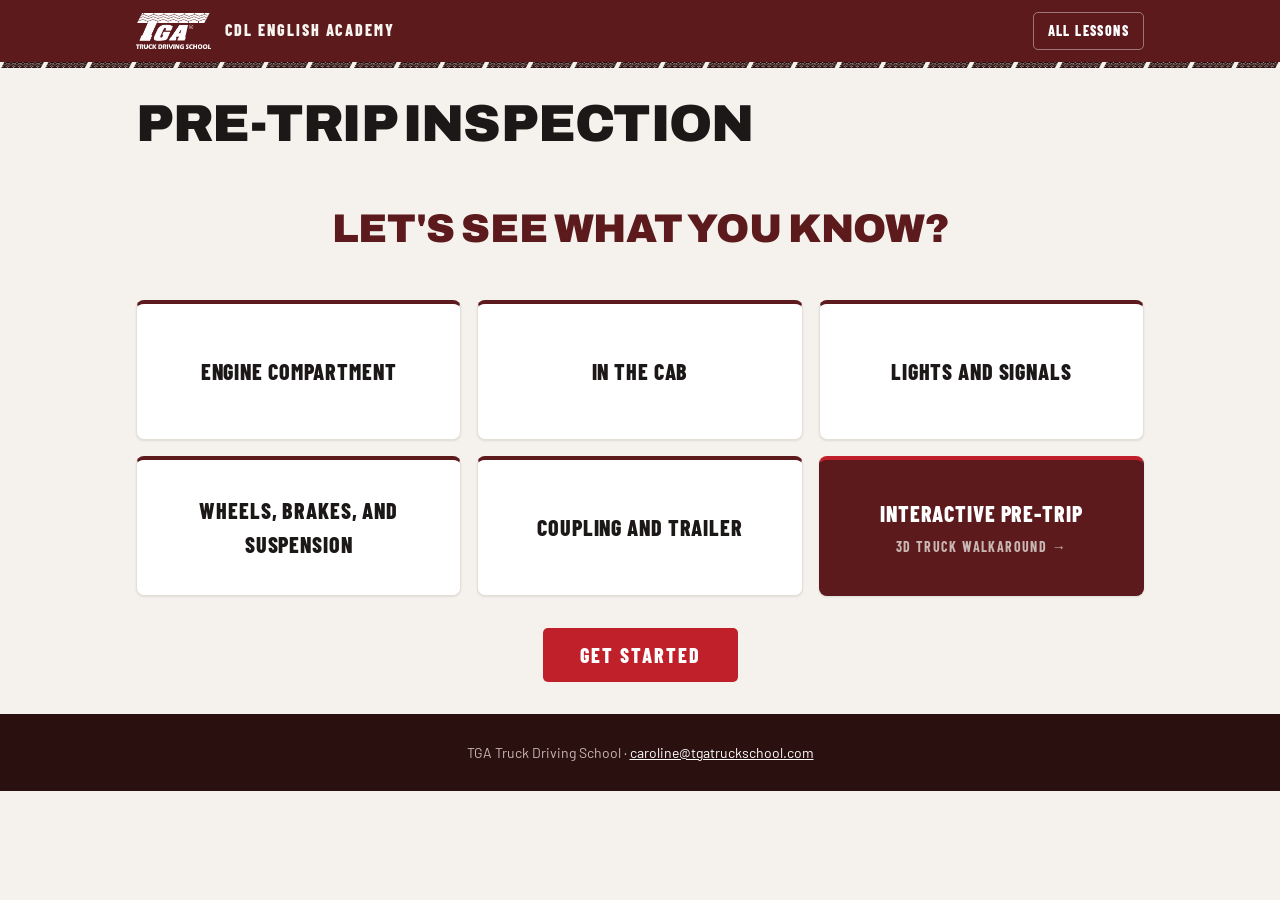
<file: pretrip (1).html>
<!doctype html>
<html lang="en">
<head>
<meta charset="utf-8">
<meta name="viewport" content="width=device-width, initial-scale=1">
<title>Pre-Trip Inspection · CDL English Academy</title>
<style>
@import url('https://fonts.googleapis.com/css2?family=Archivo:wght@500;600;700;800;900&family=Barlow:wght@400;500;600;700&family=Barlow+Condensed:wght@500;600;700;800&family=Barlow+Semi+Condensed:wght@600;700&display=swap');
:root {
  /* ---- BRAND ---------------------------------------------- */
  --tga-oxblood:    #2A1110; /* the wordmark ink — deepest maroon */
  --tga-maroon:     #5C1A1D; /* PRIMARY brand color */
  --tga-maroon-700: #7A2226; /* lifted maroon — hovers, gradients */
  --tga-red:        #C0202A; /* hot action red — CTAs, highlights (from truck fleet numbers) */
  --tga-red-700:    #9C1820; /* pressed red */
  --tga-amber:      #E8A22E; /* highway amber — used sparingly for accents/badges */
  --tga-navy:       #1E2A66; /* patriotic / CNG diamond blue — secondary, rare */

  /* ---- NEUTRALS — "asphalt", warm-gray ------------------- */
  --tga-ink:        #1B1817; /* near-black warm — body text on light */
  --asphalt-900:    #262220;
  --asphalt-800:    #34302D;
  --asphalt-700:    #4A4541;
  --asphalt-600:    #635C57;
  --asphalt-500:    #837B74; /* muted text */
  --asphalt-400:    #A39B93;
  --asphalt-300:    #C9C2BB; /* borders, dividers */
  --asphalt-200:    #E4DFD9; /* hairlines, input borders */
  --asphalt-100:    #F0ECE7; /* subtle fills */
  --concrete:       #F5F2ED; /* default page background (off-white) */
  --white:          #FFFFFF;

  /* ---- SEMANTIC ------------------------------------------- */
  --fg-1: var(--tga-ink);        /* primary text */
  --fg-2: var(--asphalt-600);    /* secondary text */
  --fg-3: var(--asphalt-500);    /* tertiary / captions */
  --fg-on-dark:        #F7F3EE;  /* text on maroon/ink */
  --fg-on-dark-muted:  #C9B7B4;  /* muted text on maroon */

  --bg-1: var(--white);          /* cards / surfaces */
  --bg-2: var(--concrete);       /* page background */
  --bg-3: var(--asphalt-100);    /* sunken / inset */
  --bg-dark: var(--tga-oxblood); /* dark sections */

  --border-1: var(--asphalt-200);
  --border-2: var(--asphalt-300);
  --border-strong: var(--asphalt-700);

  --accent:       var(--tga-red);
  --accent-press: var(--tga-red-700);
  --link:         var(--tga-maroon);

  --success: #2E7D46;
  --warning: var(--tga-amber);
  --danger:  var(--tga-red);

  /* ---- TYPE FAMILIES ------------------------------------- */
  --font-display:   'Archivo', 'Arial Black', sans-serif;        /* big punchy headlines */
  --font-condensed: 'Barlow Condensed', 'Arial Narrow', sans-serif; /* kickers, labels, stats, signage */
  --font-body:      'Barlow', system-ui, sans-serif;             /* body + UI */
  --font-mono:      'Barlow Semi Condensed', ui-monospace, monospace; /* plate numbers, codes */

  /* ---- TYPE SCALE (fluid-ish, fixed here) ---------------- */
  --fs-display:  clamp(48px, 7vw, 88px); /* @kind font */
  --fs-h1:       clamp(38px, 5vw, 60px); /* @kind font */
  --fs-h2:       clamp(30px, 3.4vw, 42px); /* @kind font */
  --fs-h3:       26px;
  --fs-h4:       21px;
  --fs-lg:       19px;
  --fs-body:     17px;
  --fs-sm:       15px;
  --fs-xs:       13px;
  --fs-kicker:   14px;

  /* ---- RADII --------------------------------------------- */
  --r-xs: 3px;
  --r-sm: 5px;
  --r-md: 8px;
  --r-lg: 12px;
  --r-pill: 999px;

  /* ---- SPACING (4pt base) -------------------------------- */
  --sp-1: 4px;  --sp-2: 8px;  --sp-3: 12px; --sp-4: 16px;
  --sp-5: 24px; --sp-6: 32px; --sp-7: 48px; --sp-8: 64px;
  --sp-9: 96px; --sp-10: 128px;

  /* ---- SHADOWS — low, grounded, asphalt-tinted ----------- */
  --shadow-sm: 0 1px 2px rgba(27,24,23,.10);
  --shadow-md: 0 4px 14px rgba(27,24,23,.10);
  --shadow-lg: 0 14px 36px rgba(27,24,23,.16);
  --shadow-inset: inset 0 1px 0 rgba(255,255,255,.4);

  /* ---- MOTION -------------------------------------------- */
  --ease: cubic-bezier(.2,.7,.2,1); /* @kind other */
  --dur: 170ms; /* @kind other */
}
*{box-sizing:border-box}
body{margin:0;background:var(--concrete);color:var(--tga-ink);font-family:var(--font-body);font-size:17px;line-height:1.55;-webkit-font-smoothing:antialiased}
a{color:var(--tga-maroon)}a:hover{color:var(--tga-red)}
.wrap{max-width:1040px;margin:0 auto;padding:0 16px}
header{background:var(--tga-maroon);color:var(--fg-on-dark);position:relative;margin-bottom:6px}
header::after{content:"";position:absolute;left:0;right:0;bottom:-6px;height:6px;background:url(assets/tread-motif.png) repeat-x center/auto 6px}
header .wrap{display:flex;align-items:center;justify-content:space-between;padding:12px 16px}
.logo{display:flex;align-items:center;gap:14px;text-decoration:none;color:var(--fg-on-dark);font-family:var(--font-condensed);font-weight:800;text-transform:uppercase;letter-spacing:.12em;font-size:16px}
.logo img{height:36px;display:block}
.btn{display:inline-block;background:var(--tga-red);color:#fff;font-family:var(--font-condensed);font-weight:800;text-transform:uppercase;letter-spacing:.1em;font-size:16px;border:1px solid transparent;border-radius:var(--r-sm);padding:12px 22px;text-decoration:none;cursor:pointer;transition:background var(--dur) var(--ease),transform var(--dur) var(--ease)}
.btn:hover{background:var(--tga-red-700);color:#fff}.btn:active{transform:translateY(1px)}
.btn.alt{background:#fff;color:var(--tga-maroon);border-color:var(--asphalt-300)}
.btn.alt:hover{border-color:var(--tga-maroon);background:#fff;color:var(--tga-maroon)}
header .btn.alt{background:transparent;color:#fff;border-color:rgba(255,255,255,.4)}
header .btn.alt:hover{background:rgba(255,255,255,.12);color:#fff;border-color:#fff}
.btn.sm{padding:7px 14px;font-size:14px}
h1,h2,h3,h4{font-family:var(--font-display);text-transform:uppercase;color:var(--tga-ink)}
h1{font-weight:900;letter-spacing:-.015em;line-height:1}
h2{font-weight:800;font-size:clamp(28px,3.4vw,38px);letter-spacing:-.01em;line-height:1.05;margin:0 0 8px}
h3{font-weight:800;font-size:22px;line-height:1.1;margin:0 0 6px}
.hero{padding:64px 0 48px;text-align:center;background:var(--white);border-bottom:1px solid var(--asphalt-200)}
.hero h1{font-size:clamp(34px,6vw,60px);margin:0 0 16px}
.hero h1 em{font-style:normal;color:var(--tga-red)}
.hero p{color:var(--asphalt-600);max-width:620px;margin:0 auto 28px;font-size:19px}
.hero .row{display:flex;gap:12px;justify-content:center;flex-wrap:wrap}
.sub{color:var(--asphalt-600);margin:0 0 28px}
section{padding:40px 0}
.grid{display:grid;grid-template-columns:repeat(auto-fill,minmax(290px,1fr));gap:16px}
.card{background:#fff;border:1px solid var(--asphalt-200);border-top:4px solid var(--tga-maroon);border-radius:var(--r-md);box-shadow:var(--shadow-sm);padding:20px;display:flex;flex-direction:column;transition:box-shadow var(--dur)}
.card:hover{box-shadow:var(--shadow-md)}
.card p{color:var(--asphalt-600);margin:0 0 16px;flex:1}
.tag,.kick{font-family:var(--font-condensed);font-weight:800;font-size:14px;letter-spacing:.16em;text-transform:uppercase;color:var(--tga-red);margin-bottom:6px}
.plan{border-top-color:var(--tga-red);background:#fff}
.plan ul{margin:0 0 16px;padding-left:18px;color:var(--asphalt-600)}
details{margin:0 0 16px}summary{cursor:pointer;color:var(--tga-maroon);font-weight:600}details ul{margin:10px 0 0;padding-left:18px;color:var(--asphalt-600)}
footer{background:var(--tga-oxblood);color:var(--fg-on-dark-muted);padding:28px 0;font-size:14px;text-align:center;margin-top:30px}
footer a{color:#fff}
/* pre-trip page */
.sub2{color:var(--asphalt-600)}
.lets{font-family:var(--font-display);font-weight:900;text-transform:uppercase;font-size:clamp(26px,5vw,40px);color:var(--tga-maroon);text-align:center;margin:48px 0 0;letter-spacing:-.01em}
#groups{margin-top:40px}
.sq{background:#fff;border:1px solid var(--asphalt-200);border-top:4px solid var(--tga-maroon);border-radius:var(--r-md);box-shadow:var(--shadow-sm);padding:16px;display:flex;flex-direction:column;gap:6px;min-height:140px;justify-content:center;align-items:center;text-align:center}
.sq h4{margin:0;font-family:var(--font-condensed);font-weight:800;font-size:22px;letter-spacing:.04em}
#groups .grid{grid-template-columns:repeat(3,1fr)}
@media(max-width:820px){#groups .grid{grid-template-columns:repeat(2,1fr)}}
@media(max-width:520px){#groups .grid{grid-template-columns:1fr}}
#groups a.sq{text-decoration:none;color:#fff;background:var(--tga-maroon);border-color:var(--tga-maroon);border-top-color:var(--tga-red);transition:background var(--dur),transform var(--dur)}
#groups a.sq h4{color:#fff}
#groups a.sq:hover{background:var(--tga-maroon-700);transform:translateY(-2px)}
#groups a.sq small{font-family:var(--font-condensed);font-weight:700;letter-spacing:.1em;text-transform:uppercase;color:var(--fg-on-dark-muted);font-size:14px}
.quiz{background:#fff;border:1px solid var(--asphalt-200);border-top:4px solid var(--tga-maroon);border-radius:var(--r-md);box-shadow:var(--shadow-sm);padding:24px;margin:24px 0}
.prog{font-family:var(--font-condensed);font-weight:700;letter-spacing:.14em;text-transform:uppercase;color:var(--asphalt-500);font-size:14px;margin-bottom:8px}
.q{font-family:var(--font-display);font-weight:800;font-size:28px;text-transform:uppercase;margin:0 0 16px}
.opts{display:grid;gap:10px}
.opt{text-align:left;background:#fff;color:var(--tga-ink);border:1px solid var(--asphalt-300);border-radius:var(--r-sm);padding:12px 14px;font-family:var(--font-body);font-size:17px;cursor:pointer;transition:border-color var(--dur),background var(--dur)}
.opt:hover{border-color:var(--tga-maroon);background:var(--asphalt-100)}
.opt.ok{border-color:var(--success);background:#E5F1E8}
.opt.bad{border-color:var(--tga-red);background:#F7E9E9}
.result h3{font-size:34px}
.miss{color:var(--asphalt-600);margin:8px 0 16px;padding-left:18px}
</style>
</head>
<body>
<header><div class="wrap">
  <a class="logo" href="./"><img src="assets/tga-logo-white.png" alt="TGA Truck Driving School"><span>CDL English Academy</span></a>
  <a class="btn alt sm" href="./#lessons">All lessons</a>
</div></header>

<main class="wrap">
  <h1 style="font-size:clamp(34px,5vw,52px);margin:36px 0 0">Pre-Trip Inspection</h1>
  <p class="lets">Let's see what you know?</p>
  <div id="groups"></div>
  <div style="text-align:center;margin:32px 0"><button class="btn" id="start" style="font-size:20px;padding:14px 36px">Get started</button></div>
  <div class="quiz" id="game" style="display:none"></div>

</main>

<footer><div class="wrap">TGA Truck Driving School &middot; <a href="mailto:caroline@tgatruckschool.com">caroline@tgatruckschool.com</a></div></footer>

<script>
var NAMES=["Engine compartment","In the cab","Lights and signals","Wheels, brakes, and suspension","Coupling and trailer"];
var grid=document.createElement("div");grid.className="grid";
NAMES.forEach(function(n){var s=document.createElement("div");s.className="sq";var h=document.createElement("h4");h.textContent=n;s.appendChild(h);grid.appendChild(s);});
var ia=document.createElement("a");ia.className="sq";ia.href="pretrip3d.html";ia.innerHTML="<h4>Interactive Pre-Trip</h4><small>3D truck walkaround &rarr;</small>";grid.appendChild(ia);
document.getElementById("groups").appendChild(grid);

var PARTS=[["Dipstick / oil level", "varilla del aceite"], ["Coolant", "refrigerante"], ["Power steering fluid", "líquido de la dirección"], ["Belts", "bandas / correas"], ["Hoses", "mangueras"], ["Air compressor", "compresor de aire"], ["Battery", "batería"], ["Steering wheel", "volante"], ["Gauges", "indicadores"], ["Mirrors", "espejos"], ["Horn", "bocina"], ["Windshield wipers", "limpiaparabrisas"], ["Seat belt", "cinturón de seguridad"], ["Emergency equipment", "equipo de emergencia"], ["Headlights", "faros"], ["Turn signals", "direccionales"], ["Brake lights", "luces de freno"], ["Hazard lights", "luces de emergencia"], ["Reflectors", "reflectores"], ["Tires", "llantas"], ["Rims", "rines"], ["Lug nuts", "tuercas de rueda"], ["Hub seal", "sello del cubo"], ["Brake drum", "tambor de freno"], ["Slack adjuster", "ajustador de holgura"], ["Springs and shock absorbers", "resortes y amortiguadores"], ["Air lines", "mangueras de aire"], ["Fifth wheel", "quinta rueda"], ["Kingpin", "perno rey"], ["Landing gear", "patas de apoyo"], ["Mud flaps", "guardafangos"], ["Cargo doors", "puertas de carga"], ["Fuel tank", "tanque de combustible"]];
function shuffle(a){a=a.slice();for(var i=a.length-1;i>0;i--){var j=Math.floor(Math.random()*(i+1));var t=a[i];a[i]=a[j];a[j]=t}return a}
var game=document.getElementById("game"),startBtn=document.getElementById("start"),order,i,score,missed;
startBtn.onclick=begin;
function begin(){order=shuffle(PARTS);i=0;score=0;missed=[];startBtn.parentNode.style.display="none";document.getElementById("groups").style.display="none";game.style.display="block";next();}
function next(){
  if(i>=order.length)return done();
  var q=order[i];
  var opts=shuffle([q].concat(shuffle(PARTS.filter(function(x){return x!==q})).slice(0,3)));
  game.innerHTML='<div class="prog"></div><p class="q"></p><div class="opts"></div>';
  game.querySelector(".prog").textContent="Part "+(i+1)+" of "+order.length;
  game.querySelector(".q").textContent=q[0];
  var od=game.querySelector(".opts");
  opts.forEach(function(o){
    var b=document.createElement("button");b.className="opt";b.textContent=o[1];
    b.onclick=function(){
      od.querySelectorAll(".opt").forEach(function(x){x.disabled=true;if(x.textContent===q[1])x.classList.add("ok")});
      if(o===q){score++}else{b.classList.add("bad");missed.push(q)}
      setTimeout(function(){i++;next()},900);
    };
    od.appendChild(b);
  });
}
function done(){
  game.innerHTML='<div class="result"><h3></h3><div class="mw"></div><button class="btn">Play again</button></div>';
  game.querySelector("h3").textContent=score+" / "+order.length;
  if(missed.length){
    var l=document.createElement("div");l.textContent="Review these:";
    var ul=document.createElement("ul");ul.className="miss";
    missed.forEach(function(m){var li=document.createElement("li");li.textContent=m[0]+" = "+m[1];ul.appendChild(li)});
    game.querySelector(".mw").appendChild(l);game.querySelector(".mw").appendChild(ul);
  }
  game.querySelector(".btn").onclick=begin;
}
</script>
</body>
</html>
</file>
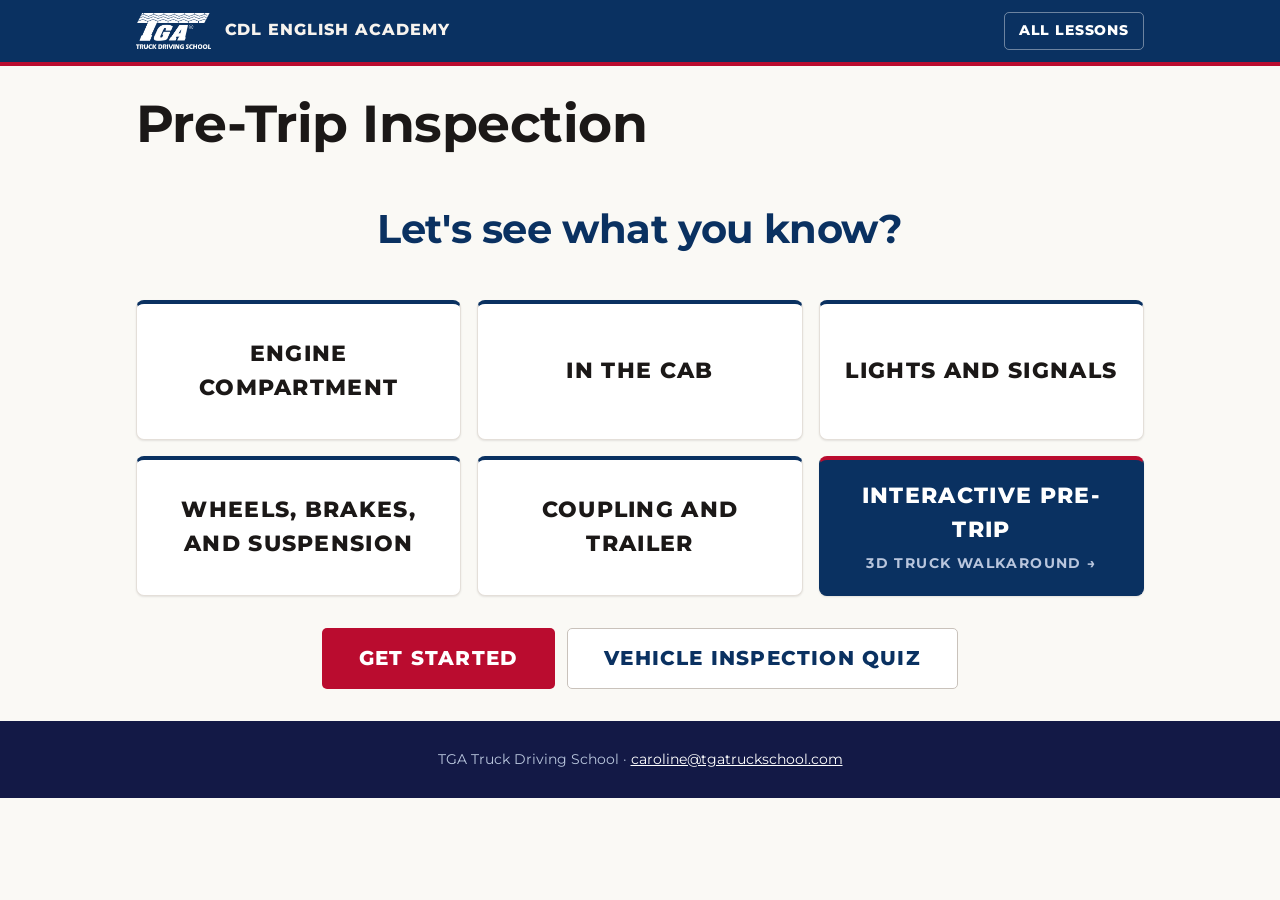
<file: pretrip.html>
<!doctype html>
<html lang="en">
<head>
<meta charset="utf-8">
<meta name="viewport" content="width=device-width, initial-scale=1">
<title>Pre-Trip Inspection · CDL English Academy</title>
<style>
@import url('https://fonts.googleapis.com/css2?family=Montserrat:wght@400;500;600;700;800&display=swap');
:root {
  /* ---- BRAND ---------------------------------------------- */
  --tga-oxblood:    #131946; /* the wordmark ink — deepest maroon */
  --tga-maroon:     #0A3161; /* PRIMARY brand color */
  --tga-maroon-700: #14487F; /* lifted maroon — hovers, gradients */
  --tga-red:        #BA0C2F; /* hot action red — CTAs, highlights (from truck fleet numbers) */
  --tga-red-700:    #8F0A24; /* pressed red */
  --tga-amber:      #FFCB05; /* highway amber — used sparingly for accents/badges */
  --tga-navy:       #0A3161; /* patriotic / CNG diamond blue — secondary, rare */

  /* ---- NEUTRALS — "asphalt", warm-gray ------------------- */
  --tga-ink:        #1B1817; /* near-black warm — body text on light */
  --asphalt-900:    #262220;
  --asphalt-800:    #34302D;
  --asphalt-700:    #4A4541;
  --asphalt-600:    #635C57;
  --asphalt-500:    #837B74; /* muted text */
  --asphalt-400:    #A39B93;
  --asphalt-300:    #C9C2BB; /* borders, dividers */
  --asphalt-200:    #E4DFD9; /* hairlines, input borders */
  --asphalt-100:    #F0ECE7; /* subtle fills */
  --concrete:       #FAF9F5; /* default page background (off-white) */
  --white:          #FFFFFF;

  /* ---- SEMANTIC ------------------------------------------- */
  --fg-1: var(--tga-ink);        /* primary text */
  --fg-2: var(--asphalt-600);    /* secondary text */
  --fg-3: var(--asphalt-500);    /* tertiary / captions */
  --fg-on-dark:        #F7F3EE;  /* text on maroon/ink */
  --fg-on-dark-muted:  #B9C6DD;  /* muted text on maroon */

  --bg-1: var(--white);          /* cards / surfaces */
  --bg-2: var(--concrete);       /* page background */
  --bg-3: var(--asphalt-100);    /* sunken / inset */
  --bg-dark: var(--tga-oxblood); /* dark sections */

  --border-1: var(--asphalt-200);
  --border-2: var(--asphalt-300);
  --border-strong: var(--asphalt-700);

  --accent:       var(--tga-red);
  --accent-press: var(--tga-red-700);
  --link:         var(--tga-maroon);

  --success: #2E7D46;
  --warning: var(--tga-amber);
  --danger:  var(--tga-red);

  /* ---- TYPE FAMILIES ------------------------------------- */
  --font-display:   'Montserrat', Arial, sans-serif;        /* big punchy headlines */
  --font-condensed: 'Montserrat', Arial, sans-serif; /* kickers, labels, stats, signage */
  --font-body:      'Montserrat', system-ui, sans-serif;             /* body + UI */
  --font-mono:      'Montserrat', ui-monospace, monospace; /* plate numbers, codes */

  /* ---- TYPE SCALE (fluid-ish, fixed here) ---------------- */
  --fs-display:  clamp(48px, 7vw, 88px); /* @kind font */
  --fs-h1:       clamp(38px, 5vw, 60px); /* @kind font */
  --fs-h2:       clamp(30px, 3.4vw, 42px); /* @kind font */
  --fs-h3:       26px;
  --fs-h4:       21px;
  --fs-lg:       19px;
  --fs-body:     17px;
  --fs-sm:       15px;
  --fs-xs:       13px;
  --fs-kicker:   14px;

  /* ---- RADII --------------------------------------------- */
  --r-xs: 3px;
  --r-sm: 5px;
  --r-md: 8px;
  --r-lg: 12px;
  --r-pill: 999px;

  /* ---- SPACING (4pt base) -------------------------------- */
  --sp-1: 4px;  --sp-2: 8px;  --sp-3: 12px; --sp-4: 16px;
  --sp-5: 24px; --sp-6: 32px; --sp-7: 48px; --sp-8: 64px;
  --sp-9: 96px; --sp-10: 128px;

  /* ---- SHADOWS — low, grounded, asphalt-tinted ----------- */
  --shadow-sm: 0 1px 2px rgba(27,24,23,.10);
  --shadow-md: 0 4px 14px rgba(27,24,23,.10);
  --shadow-lg: 0 14px 36px rgba(27,24,23,.16);
  --shadow-inset: inset 0 1px 0 rgba(255,255,255,.4);

  /* ---- MOTION -------------------------------------------- */
  --ease: cubic-bezier(.2,.7,.2,1); /* @kind other */
  --dur: 170ms; /* @kind other */
}
*{box-sizing:border-box}
body{margin:0;background:var(--concrete);color:var(--tga-ink);font-family:var(--font-body);font-size:17px;line-height:1.55;-webkit-font-smoothing:antialiased}
a{color:var(--tga-maroon)}a:hover{color:var(--tga-red)}
.wrap{max-width:1040px;margin:0 auto;padding:0 16px}
header{background:var(--tga-maroon);color:var(--fg-on-dark);position:relative;margin-bottom:6px}
header::after{content:"";position:absolute;left:0;right:0;bottom:-6px;height:6px;background:url(assets/tread-motif.png) repeat-x center/auto 6px}
header .wrap{display:flex;align-items:center;justify-content:space-between;padding:12px 16px}
.logo{display:flex;align-items:center;gap:14px;text-decoration:none;color:var(--fg-on-dark);font-family:var(--font-condensed);font-weight:800;text-transform:uppercase;letter-spacing:.12em;font-size:16px}
.logo img{height:36px;display:block}
.btn{display:inline-block;background:var(--tga-red);color:#fff;font-family:var(--font-condensed);font-weight:800;text-transform:uppercase;letter-spacing:.1em;font-size:16px;border:1px solid transparent;border-radius:var(--r-sm);padding:12px 22px;text-decoration:none;cursor:pointer;transition:background var(--dur) var(--ease),transform var(--dur) var(--ease)}
.btn:hover{background:var(--tga-red-700);color:#fff}.btn:active{transform:translateY(1px)}
.btn.alt{background:#fff;color:var(--tga-maroon);border-color:var(--asphalt-300)}
.btn.alt:hover{border-color:var(--tga-maroon);background:#fff;color:var(--tga-maroon)}
header .btn.alt{background:transparent;color:#fff;border-color:rgba(255,255,255,.4)}
header .btn.alt:hover{background:rgba(255,255,255,.12);color:#fff;border-color:#fff}
.btn.sm{padding:7px 14px;font-size:14px}
h1,h2,h3,h4{font-family:var(--font-display);text-transform:uppercase;color:var(--tga-ink)}
h1{font-weight:900;letter-spacing:-.015em;line-height:1}
h2{font-weight:800;font-size:clamp(28px,3.4vw,38px);letter-spacing:-.01em;line-height:1.05;margin:0 0 8px}
h3{font-weight:800;font-size:22px;line-height:1.1;margin:0 0 6px}
.hero{padding:64px 0 48px;text-align:center;background:var(--white);border-bottom:1px solid var(--asphalt-200)}
.hero h1{font-size:clamp(34px,6vw,60px);margin:0 0 16px}
.hero h1 em{font-style:normal;color:var(--tga-red)}
.hero p{color:var(--asphalt-600);max-width:620px;margin:0 auto 28px;font-size:19px}
.hero .row{display:flex;gap:12px;justify-content:center;flex-wrap:wrap}
.sub{color:var(--asphalt-600);margin:0 0 28px}
section{padding:40px 0}
.grid{display:grid;grid-template-columns:repeat(auto-fill,minmax(290px,1fr));gap:16px}
.card{background:#fff;border:1px solid var(--asphalt-200);border-top:4px solid var(--tga-maroon);border-radius:var(--r-md);box-shadow:var(--shadow-sm);padding:20px;display:flex;flex-direction:column;transition:box-shadow var(--dur)}
.card:hover{box-shadow:var(--shadow-md)}
.card p{color:var(--asphalt-600);margin:0 0 16px;flex:1}
.tag,.kick{font-family:var(--font-condensed);font-weight:800;font-size:14px;letter-spacing:.16em;text-transform:uppercase;color:var(--tga-red);margin-bottom:6px}
.plan{border-top-color:var(--tga-red);background:#fff}
.plan ul{margin:0 0 16px;padding-left:18px;color:var(--asphalt-600)}
details{margin:0 0 16px}summary{cursor:pointer;color:var(--tga-maroon);font-weight:600}details ul{margin:10px 0 0;padding-left:18px;color:var(--asphalt-600)}
footer{background:var(--tga-oxblood);color:var(--fg-on-dark-muted);padding:28px 0;font-size:14px;text-align:center;margin-top:30px}
footer a{color:#fff}
/* pre-trip page */
.sub2{color:var(--asphalt-600)}
.lets{font-family:var(--font-display);font-weight:900;text-transform:uppercase;font-size:clamp(26px,5vw,40px);color:var(--tga-maroon);text-align:center;margin:48px 0 0;letter-spacing:-.01em}
#groups{margin-top:40px}
.sq{background:#fff;border:1px solid var(--asphalt-200);border-top:4px solid var(--tga-maroon);border-radius:var(--r-md);box-shadow:var(--shadow-sm);padding:16px;display:flex;flex-direction:column;gap:6px;min-height:140px;justify-content:center;align-items:center;text-align:center}
.sq h4{margin:0;font-family:var(--font-condensed);font-weight:800;font-size:22px;letter-spacing:.04em}
#groups .grid{grid-template-columns:repeat(3,1fr)}
@media(max-width:820px){#groups .grid{grid-template-columns:repeat(2,1fr)}}
@media(max-width:520px){#groups .grid{grid-template-columns:1fr}}
#groups a.sq{text-decoration:none;color:#fff;background:var(--tga-maroon);border-color:var(--tga-maroon);border-top-color:var(--tga-red);transition:background var(--dur),transform var(--dur)}
#groups a.sq h4{color:#fff}
#groups a.sq:hover{background:var(--tga-maroon-700);transform:translateY(-2px)}
#groups a.sq small{font-family:var(--font-condensed);font-weight:700;letter-spacing:.1em;text-transform:uppercase;color:var(--fg-on-dark-muted);font-size:14px}
.quiz{background:#fff;border:1px solid var(--asphalt-200);border-top:4px solid var(--tga-maroon);border-radius:var(--r-md);box-shadow:var(--shadow-sm);padding:24px;margin:24px 0}
.prog{font-family:var(--font-condensed);font-weight:700;letter-spacing:.14em;text-transform:uppercase;color:var(--asphalt-500);font-size:14px;margin-bottom:8px}
.q{font-family:var(--font-display);font-weight:800;font-size:28px;text-transform:uppercase;margin:0 0 16px}
.opts{display:grid;gap:10px}
.opt{text-align:left;background:#fff;color:var(--tga-ink);border:1px solid var(--asphalt-300);border-radius:var(--r-sm);padding:12px 14px;font-family:var(--font-body);font-size:17px;cursor:pointer;transition:border-color var(--dur),background var(--dur)}
.opt:hover{border-color:var(--tga-maroon);background:var(--asphalt-100)}
.opt.ok{border-color:var(--success);background:#E5F1E8}
.opt.bad{border-color:var(--tga-red);background:#E5EBFA}
.result h3{font-size:34px}
.miss{color:var(--asphalt-600);margin:8px 0 16px;padding-left:18px}

/* match truckdriversed.com */
h1,h2,h3{text-transform:none!important;letter-spacing:-.01em!important}
h1{font-weight:700!important}h2,h3{font-weight:700!important}
.lets,.q{text-transform:none!important;font-weight:700!important}
header::after{background:var(--tga-red)!important;height:4px!important;bottom:-4px!important}
.btn,.sq h4,.logo,.tag,.kick{letter-spacing:.06em!important}
</style>
</head>
<body>
<header><div class="wrap">
  <a class="logo" href="./"><img src="assets/tga-logo-white.png" alt="TGA Truck Driving School"><span>CDL English Academy</span></a>
  <a class="btn alt sm" href="./#lessons">All lessons</a>
</div></header>

<main class="wrap">
  <h1 style="font-size:clamp(34px,5vw,52px);margin:36px 0 0">Pre-Trip Inspection</h1>
  <p class="lets">Let's see what you know?</p>
  <div id="groups"></div>
  <div style="text-align:center;margin:32px 0;display:flex;gap:12px;justify-content:center;flex-wrap:wrap"><button class="btn" id="start" style="font-size:20px;padding:14px 36px">Get started</button><a class="btn alt" href="vehicle-inspection-quiz.html" style="font-size:20px;padding:14px 36px">Vehicle Inspection Quiz</a></div>
  <div class="quiz" id="game" style="display:none"></div>

</main>

<footer><div class="wrap">TGA Truck Driving School &middot; <a href="mailto:caroline@tgatruckschool.com">caroline@tgatruckschool.com</a></div></footer>

<script>
var NAMES=["Engine compartment","In the cab","Lights and signals","Wheels, brakes, and suspension","Coupling and trailer"];
var grid=document.createElement("div");grid.className="grid";
NAMES.forEach(function(n){var s=document.createElement("div");s.className="sq";var h=document.createElement("h4");h.textContent=n;s.appendChild(h);grid.appendChild(s);});
var ia=document.createElement("a");ia.className="sq";ia.href="pretrip3d.html";ia.innerHTML="<h4>Interactive Pre-Trip</h4><small>3D truck walkaround &rarr;</small>";grid.appendChild(ia);
document.getElementById("groups").appendChild(grid);

var PARTS=[["Dipstick / oil level", "varilla del aceite"], ["Coolant", "refrigerante"], ["Power steering fluid", "líquido de la dirección"], ["Belts", "bandas / correas"], ["Hoses", "mangueras"], ["Air compressor", "compresor de aire"], ["Battery", "batería"], ["Steering wheel", "volante"], ["Gauges", "indicadores"], ["Mirrors", "espejos"], ["Horn", "bocina"], ["Windshield wipers", "limpiaparabrisas"], ["Seat belt", "cinturón de seguridad"], ["Emergency equipment", "equipo de emergencia"], ["Headlights", "faros"], ["Turn signals", "direccionales"], ["Brake lights", "luces de freno"], ["Hazard lights", "luces de emergencia"], ["Reflectors", "reflectores"], ["Tires", "llantas"], ["Rims", "rines"], ["Lug nuts", "tuercas de rueda"], ["Hub seal", "sello del cubo"], ["Brake drum", "tambor de freno"], ["Slack adjuster", "ajustador de holgura"], ["Springs and shock absorbers", "resortes y amortiguadores"], ["Air lines", "mangueras de aire"], ["Fifth wheel", "quinta rueda"], ["Kingpin", "perno rey"], ["Landing gear", "patas de apoyo"], ["Mud flaps", "guardafangos"], ["Cargo doors", "puertas de carga"], ["Fuel tank", "tanque de combustible"]];
function shuffle(a){a=a.slice();for(var i=a.length-1;i>0;i--){var j=Math.floor(Math.random()*(i+1));var t=a[i];a[i]=a[j];a[j]=t}return a}
var game=document.getElementById("game"),startBtn=document.getElementById("start"),order,i,score,missed;
startBtn.onclick=begin;
function begin(){order=shuffle(PARTS);i=0;score=0;missed=[];startBtn.parentNode.style.display="none";document.getElementById("groups").style.display="none";game.style.display="block";next();}
function next(){
  if(i>=order.length)return done();
  var q=order[i];
  var opts=shuffle([q].concat(shuffle(PARTS.filter(function(x){return x!==q})).slice(0,3)));
  game.innerHTML='<div class="prog"></div><p class="q"></p><div class="opts"></div>';
  game.querySelector(".prog").textContent="Part "+(i+1)+" of "+order.length;
  game.querySelector(".q").textContent=q[0];
  var od=game.querySelector(".opts");
  opts.forEach(function(o){
    var b=document.createElement("button");b.className="opt";b.textContent=o[1];
    b.onclick=function(){
      od.querySelectorAll(".opt").forEach(function(x){x.disabled=true;if(x.textContent===q[1])x.classList.add("ok")});
      if(o===q){score++}else{b.classList.add("bad");missed.push(q)}
      setTimeout(function(){i++;next()},900);
    };
    od.appendChild(b);
  });
}
function done(){
  game.innerHTML='<div class="result"><h3></h3><div class="mw"></div><button class="btn">Play again</button></div>';
  game.querySelector("h3").textContent=score+" / "+order.length;
  if(missed.length){
    var l=document.createElement("div");l.textContent="Review these:";
    var ul=document.createElement("ul");ul.className="miss";
    missed.forEach(function(m){var li=document.createElement("li");li.textContent=m[0]+" = "+m[1];ul.appendChild(li)});
    game.querySelector(".mw").appendChild(l);game.querySelector(".mw").appendChild(ul);
  }
  game.querySelector(".btn").onclick=begin;
}
</script>
</body>
</html>
</file>
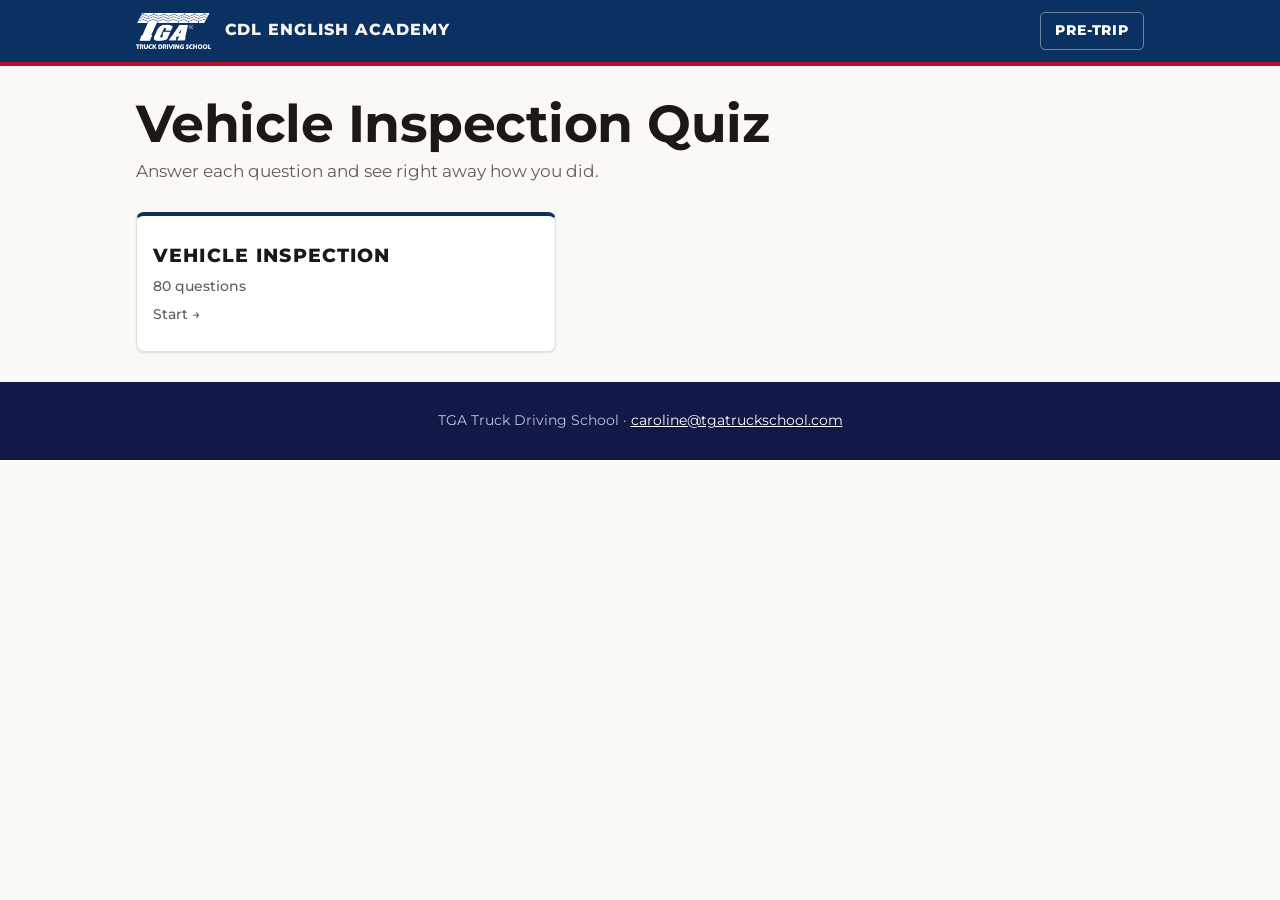
<file: vehicle-inspection-quiz.html>
<!doctype html>
<html lang="en">
<head>
<meta charset="utf-8">
<meta name="viewport" content="width=device-width, initial-scale=1">
<title>Vehicle Inspection Quiz · CDL English Academy</title>
<style>
@import url('https://fonts.googleapis.com/css2?family=Montserrat:wght@400;500;600;700;800&display=swap');
:root {
  /* ---- BRAND ---------------------------------------------- */
  --tga-oxblood:    #131946; /* the wordmark ink — deepest maroon */
  --tga-maroon:     #0A3161; /* PRIMARY brand color */
  --tga-maroon-700: #14487F; /* lifted maroon — hovers, gradients */
  --tga-red:        #BA0C2F; /* hot action red — CTAs, highlights (from truck fleet numbers) */
  --tga-red-700:    #8F0A24; /* pressed red */
  --tga-amber:      #FFCB05; /* highway amber — used sparingly for accents/badges */
  --tga-navy:       #0A3161; /* patriotic / CNG diamond blue — secondary, rare */

  /* ---- NEUTRALS — "asphalt", warm-gray ------------------- */
  --tga-ink:        #1B1817; /* near-black warm — body text on light */
  --asphalt-900:    #262220;
  --asphalt-800:    #34302D;
  --asphalt-700:    #4A4541;
  --asphalt-600:    #635C57;
  --asphalt-500:    #837B74; /* muted text */
  --asphalt-400:    #A39B93;
  --asphalt-300:    #C9C2BB; /* borders, dividers */
  --asphalt-200:    #E4DFD9; /* hairlines, input borders */
  --asphalt-100:    #F0ECE7; /* subtle fills */
  --concrete:       #FAF9F5; /* default page background (off-white) */
  --white:          #FFFFFF;

  /* ---- SEMANTIC ------------------------------------------- */
  --fg-1: var(--tga-ink);        /* primary text */
  --fg-2: var(--asphalt-600);    /* secondary text */
  --fg-3: var(--asphalt-500);    /* tertiary / captions */
  --fg-on-dark:        #F7F3EE;  /* text on maroon/ink */
  --fg-on-dark-muted:  #B9C6DD;  /* muted text on maroon */

  --bg-1: var(--white);          /* cards / surfaces */
  --bg-2: var(--concrete);       /* page background */
  --bg-3: var(--asphalt-100);    /* sunken / inset */
  --bg-dark: var(--tga-oxblood); /* dark sections */

  --border-1: var(--asphalt-200);
  --border-2: var(--asphalt-300);
  --border-strong: var(--asphalt-700);

  --accent:       var(--tga-red);
  --accent-press: var(--tga-red-700);
  --link:         var(--tga-maroon);

  --success: #2E7D46;
  --warning: var(--tga-amber);
  --danger:  var(--tga-red);

  /* ---- TYPE FAMILIES ------------------------------------- */
  --font-display:   'Montserrat', Arial, sans-serif;        /* big punchy headlines */
  --font-condensed: 'Montserrat', Arial, sans-serif; /* kickers, labels, stats, signage */
  --font-body:      'Montserrat', system-ui, sans-serif;             /* body + UI */
  --font-mono:      'Montserrat', ui-monospace, monospace; /* plate numbers, codes */

  /* ---- TYPE SCALE (fluid-ish, fixed here) ---------------- */
  --fs-display:  clamp(48px, 7vw, 88px); /* @kind font */
  --fs-h1:       clamp(38px, 5vw, 60px); /* @kind font */
  --fs-h2:       clamp(30px, 3.4vw, 42px); /* @kind font */
  --fs-h3:       26px;
  --fs-h4:       21px;
  --fs-lg:       19px;
  --fs-body:     17px;
  --fs-sm:       15px;
  --fs-xs:       13px;
  --fs-kicker:   14px;

  /* ---- RADII --------------------------------------------- */
  --r-xs: 3px;
  --r-sm: 5px;
  --r-md: 8px;
  --r-lg: 12px;
  --r-pill: 999px;

  /* ---- SPACING (4pt base) -------------------------------- */
  --sp-1: 4px;  --sp-2: 8px;  --sp-3: 12px; --sp-4: 16px;
  --sp-5: 24px; --sp-6: 32px; --sp-7: 48px; --sp-8: 64px;
  --sp-9: 96px; --sp-10: 128px;

  /* ---- SHADOWS — low, grounded, asphalt-tinted ----------- */
  --shadow-sm: 0 1px 2px rgba(27,24,23,.10);
  --shadow-md: 0 4px 14px rgba(27,24,23,.10);
  --shadow-lg: 0 14px 36px rgba(27,24,23,.16);
  --shadow-inset: inset 0 1px 0 rgba(255,255,255,.4);

  /* ---- MOTION -------------------------------------------- */
  --ease: cubic-bezier(.2,.7,.2,1); /* @kind other */
  --dur: 170ms; /* @kind other */
}
*{box-sizing:border-box}
body{margin:0;background:var(--concrete);color:var(--tga-ink);font-family:var(--font-body);font-size:17px;line-height:1.55;-webkit-font-smoothing:antialiased}
a{color:var(--tga-maroon)}a:hover{color:var(--tga-red)}
.wrap{max-width:1040px;margin:0 auto;padding:0 16px}
header{background:var(--tga-maroon);color:var(--fg-on-dark);position:relative;margin-bottom:6px}
header::after{content:"";position:absolute;left:0;right:0;bottom:-6px;height:6px;background:url(assets/tread-motif.png) repeat-x center/auto 6px}
header .wrap{display:flex;align-items:center;justify-content:space-between;padding:12px 16px}
.logo{display:flex;align-items:center;gap:14px;text-decoration:none;color:var(--fg-on-dark);font-family:var(--font-condensed);font-weight:800;text-transform:uppercase;letter-spacing:.12em;font-size:16px}
.logo img{height:36px;display:block}
.btn{display:inline-block;background:var(--tga-red);color:#fff;font-family:var(--font-condensed);font-weight:800;text-transform:uppercase;letter-spacing:.1em;font-size:16px;border:1px solid transparent;border-radius:var(--r-sm);padding:12px 22px;text-decoration:none;cursor:pointer;transition:background var(--dur) var(--ease),transform var(--dur) var(--ease)}
.btn:hover{background:var(--tga-red-700);color:#fff}.btn:active{transform:translateY(1px)}
.btn.alt{background:#fff;color:var(--tga-maroon);border-color:var(--asphalt-300)}
.btn.alt:hover{border-color:var(--tga-maroon);background:#fff;color:var(--tga-maroon)}
header .btn.alt{background:transparent;color:#fff;border-color:rgba(255,255,255,.4)}
header .btn.alt:hover{background:rgba(255,255,255,.12);color:#fff;border-color:#fff}
.btn.sm{padding:7px 14px;font-size:14px}
h1,h2,h3,h4{font-family:var(--font-display);text-transform:uppercase;color:var(--tga-ink)}
h1{font-weight:900;letter-spacing:-.015em;line-height:1}
h2{font-weight:800;font-size:clamp(28px,3.4vw,38px);letter-spacing:-.01em;line-height:1.05;margin:0 0 8px}
h3{font-weight:800;font-size:22px;line-height:1.1;margin:0 0 6px}
.hero{padding:64px 0 48px;text-align:center;background:var(--white);border-bottom:1px solid var(--asphalt-200)}
.hero h1{font-size:clamp(34px,6vw,60px);margin:0 0 16px}
.hero h1 em{font-style:normal;color:var(--tga-red)}
.hero p{color:var(--asphalt-600);max-width:620px;margin:0 auto 28px;font-size:19px}
.hero .row{display:flex;gap:12px;justify-content:center;flex-wrap:wrap}
.sub{color:var(--asphalt-600);margin:0 0 28px}
section{padding:40px 0}
.grid{display:grid;grid-template-columns:repeat(auto-fill,minmax(290px,1fr));gap:16px}
.card{background:#fff;border:1px solid var(--asphalt-200);border-top:4px solid var(--tga-maroon);border-radius:var(--r-md);box-shadow:var(--shadow-sm);padding:20px;display:flex;flex-direction:column;transition:box-shadow var(--dur)}
.card:hover{box-shadow:var(--shadow-md)}
.card p{color:var(--asphalt-600);margin:0 0 16px;flex:1}
.tag,.kick{font-family:var(--font-condensed);font-weight:800;font-size:14px;letter-spacing:.16em;text-transform:uppercase;color:var(--tga-red);margin-bottom:6px}
.plan{border-top-color:var(--tga-red);background:#fff}
.plan ul{margin:0 0 16px;padding-left:18px;color:var(--asphalt-600)}
details{margin:0 0 16px}summary{cursor:pointer;color:var(--tga-maroon);font-weight:600}details ul{margin:10px 0 0;padding-left:18px;color:var(--asphalt-600)}
footer{background:var(--tga-oxblood);color:var(--fg-on-dark-muted);padding:28px 0;font-size:14px;text-align:center;margin-top:30px}
footer a{color:#fff}
/* pre-trip page */
.sub2{color:var(--asphalt-600)}
.lets{font-family:var(--font-display);font-weight:900;text-transform:uppercase;font-size:clamp(26px,5vw,40px);color:var(--tga-maroon);text-align:center;margin:48px 0 0;letter-spacing:-.01em}
#groups{margin-top:40px}
.sq{background:#fff;border:1px solid var(--asphalt-200);border-top:4px solid var(--tga-maroon);border-radius:var(--r-md);box-shadow:var(--shadow-sm);padding:16px;display:flex;flex-direction:column;gap:6px;min-height:140px;justify-content:center;align-items:center;text-align:center}
.sq h4{margin:0;font-family:var(--font-condensed);font-weight:800;font-size:22px;letter-spacing:.04em}
#groups .grid{grid-template-columns:repeat(3,1fr)}
@media(max-width:820px){#groups .grid{grid-template-columns:repeat(2,1fr)}}
@media(max-width:520px){#groups .grid{grid-template-columns:1fr}}
#groups a.sq{text-decoration:none;color:#fff;background:var(--tga-maroon);border-color:var(--tga-maroon);border-top-color:var(--tga-red);transition:background var(--dur),transform var(--dur)}
#groups a.sq h4{color:#fff}
#groups a.sq:hover{background:var(--tga-maroon-700);transform:translateY(-2px)}
#groups a.sq small{font-family:var(--font-condensed);font-weight:700;letter-spacing:.1em;text-transform:uppercase;color:var(--fg-on-dark-muted);font-size:14px}
.quiz{background:#fff;border:1px solid var(--asphalt-200);border-top:4px solid var(--tga-maroon);border-radius:var(--r-md);box-shadow:var(--shadow-sm);padding:24px;margin:24px 0}
.prog{font-family:var(--font-condensed);font-weight:700;letter-spacing:.14em;text-transform:uppercase;color:var(--asphalt-500);font-size:14px;margin-bottom:8px}
.q{font-family:var(--font-display);font-weight:800;font-size:28px;text-transform:uppercase;margin:0 0 16px}
.opts{display:grid;gap:10px}
.opt{text-align:left;background:#fff;color:var(--tga-ink);border:1px solid var(--asphalt-300);border-radius:var(--r-sm);padding:12px 14px;font-family:var(--font-body);font-size:17px;cursor:pointer;transition:border-color var(--dur),background var(--dur)}
.opt:hover{border-color:var(--tga-maroon);background:var(--asphalt-100)}
.opt.ok{border-color:var(--success);background:#E5F1E8}
.opt.bad{border-color:var(--tga-red);background:#E5EBFA}
.result h3{font-size:34px}
.miss{color:var(--asphalt-600);margin:8px 0 16px;padding-left:18px}

/* match truckdriversed.com */
h1,h2,h3{text-transform:none!important;letter-spacing:-.01em!important}
h1{font-weight:700!important}h2,h3{font-weight:700!important}
.lets,.q{text-transform:none!important;font-weight:700!important}
header::after{background:var(--tga-red)!important;height:4px!important;bottom:-4px!important}
.btn,.sq h4,.logo,.tag,.kick{letter-spacing:.06em!important}

.bar{height:6px;background:var(--asphalt-200);border-radius:3px;overflow:hidden;margin:0 0 20px}.bar i{display:block;height:100%;width:0;background:var(--tga-red);transition:width .3s}
.fb{margin:16px 0 0;padding:12px 14px;border-radius:var(--r-sm);font-weight:600}
.fb.ok{background:#E5F1E8;color:#1F5A32}.fb.bad{background:#FBE9EC;color:#8F0A24}
.row{display:flex;gap:10px;flex-wrap:wrap;margin-top:16px;align-items:center}
.score{font-size:48px;font-weight:800;color:var(--tga-maroon);margin:0}
.pill{display:inline-block;font-weight:700;font-size:14px;letter-spacing:.06em;text-transform:uppercase;padding:4px 12px;border-radius:999px}
.pill.pass{background:#E5F1E8;color:#1F5A32}.pill.keep{background:#FBE9EC;color:#8F0A24}
.sec{cursor:pointer;text-align:left;font:inherit;align-items:flex-start;text-align:left}
.sec:hover{box-shadow:var(--shadow-md)}.sec small{color:var(--asphalt-600);font-weight:500}
.review{padding:0;list-style:none}.review li{padding:12px 0;border-top:1px solid var(--asphalt-200)}.review b{display:block}.review .a{color:#1F5A32}.review .w{color:#8F0A24}
#sections{grid-template-columns:minmax(0,420px)}
@media(max-width:900px){#sections{grid-template-columns:repeat(2,1fr)}}
@media(max-width:520px){#sections{grid-template-columns:1fr}}
#sections .sq h4{font-size:19px}
</style>
</head>
<body>
<header><div class="wrap">
  <a class="logo" href="./"><img src="assets/tga-logo-white.png" alt="TGA Truck Driving School"><span>CDL English Academy</span></a>
  <a class="btn alt sm" href="pretrip.html">Pre-Trip</a>
</div></header>
<main class="wrap">
  <h1 style="font-size:clamp(34px,5vw,52px);margin:36px 0 0">Vehicle Inspection Quiz</h1>
  <p class="sub" style="margin-top:8px">Answer each question and see right away how you did.</p>
  <div id="home">
    <div class="grid" id="sections"></div>
  </div>
  <div class="quiz" id="game" style="display:none"></div>
</main>
<footer><div class="wrap">TGA Truck Driving School &middot; <a href="mailto:caroline@tgatruckschool.com">caroline@tgatruckschool.com</a></div></footer>
<script>
var QUESTIONS = [
 {
  "category": "Vehicle Inspection",
  "question": "What is the primary purpose of a pre-trip inspection?",
  "choices": [
   "Find safety defects",
   "Improve fuel economy",
   "Reduce paperwork",
   "Increase speed"
  ],
  "answer": "Find safety defects"
 },
 {
  "category": "Vehicle Inspection",
  "question": "Why should drivers inspect their vehicle before every trip?",
  "choices": [
   "Ensure safe operation",
   "Improve radio reception",
   "Reduce tire costs",
   "Check routes"
  ],
  "answer": "Ensure safe operation"
 },
 {
  "category": "Vehicle Inspection",
  "question": "What should you check for under the vehicle?",
  "choices": [
   "Fluid leaks",
   "Seat damage",
   "Radio stations",
   "Cargo labels"
  ],
  "answer": "Fluid leaks"
 },
 {
  "category": "Vehicle Inspection",
  "question": "Engine oil should be checked for:",
  "choices": [
   "Proper level",
   "Color only",
   "Age only",
   "Temperature only"
  ],
  "answer": "Proper level"
 },
 {
  "category": "Vehicle Inspection",
  "question": "Low engine oil may lead to:",
  "choices": [
   "Engine damage",
   "Better fuel economy",
   "Lower tire wear",
   "Improved cooling"
  ],
  "answer": "Engine damage"
 },
 {
  "category": "Vehicle Inspection",
  "question": "Coolant levels should be checked to help prevent:",
  "choices": [
   "Overheating",
   "Flat tires",
   "Brake fade",
   "Cargo shifts"
  ],
  "answer": "Overheating"
 },
 {
  "category": "Vehicle Inspection",
  "question": "What should be inspected on drive belts?",
  "choices": [
   "Cracks and wear",
   "Paint color",
   "Fuel level",
   "Mileage"
  ],
  "answer": "Cracks and wear"
 },
 {
  "category": "Vehicle Inspection",
  "question": "Steering hoses should be checked for:",
  "choices": [
   "Leaks and damage",
   "Dust only",
   "Logo placement",
   "Paint"
  ],
  "answer": "Leaks and damage"
 },
 {
  "category": "Vehicle Inspection",
  "question": "What should be checked on the steering linkage?",
  "choices": [
   "Condition and secure mounting",
   "Cargo weight",
   "Mirror position",
   "Window tint"
  ],
  "answer": "Condition and secure mounting"
 },
 {
  "category": "Vehicle Inspection",
  "question": "A loose steering component may:",
  "choices": [
   "Affect vehicle control",
   "Improve handling",
   "Reduce maintenance",
   "Increase traction"
  ],
  "answer": "Affect vehicle control"
 },
 {
  "category": "Vehicle Inspection",
  "question": "Leaf springs should be inspected for:",
  "choices": [
   "Cracks and missing pieces",
   "Fuel leaks",
   "Paint defects",
   "Loose cargo"
  ],
  "answer": "Cracks and missing pieces"
 },
 {
  "category": "Vehicle Inspection",
  "question": "Shock absorbers should be checked for:",
  "choices": [
   "Leaks and damage",
   "Battery charge",
   "Fuel level",
   "Mileage"
  ],
  "answer": "Leaks and damage"
 },
 {
  "category": "Vehicle Inspection",
  "question": "Air suspension components should be:",
  "choices": [
   "Secure and undamaged",
   "Painted weekly",
   "Greased daily",
   "Removed when empty"
  ],
  "answer": "Secure and undamaged"
 },
 {
  "category": "Vehicle Inspection",
  "question": "Brake hoses should be checked for:",
  "choices": [
   "Leaks and abrasions",
   "Mileage",
   "Tread depth",
   "Paint"
  ],
  "answer": "Leaks and abrasions"
 },
 {
  "category": "Vehicle Inspection",
  "question": "Brake drums should not have:",
  "choices": [
   "Cracks",
   "Labels",
   "Road dust",
   "Manufacturer markings"
  ],
  "answer": "Cracks"
 },
 {
  "category": "Vehicle Inspection",
  "question": "Slack adjusters should be checked for:",
  "choices": [
   "Proper adjustment",
   "Paint color",
   "Fuel contamination",
   "Mileage"
  ],
  "answer": "Proper adjustment"
 },
 {
  "category": "Vehicle Inspection",
  "question": "Tires should be inspected for:",
  "choices": [
   "Proper inflation and damage",
   "Radio signal",
   "License plate condition",
   "Mirror alignment"
  ],
  "answer": "Proper inflation and damage"
 },
 {
  "category": "Vehicle Inspection",
  "question": "A tire with exposed cord should be:",
  "choices": [
   "Removed from service",
   "Inflated more",
   "Used cautiously",
   "Ignored"
  ],
  "answer": "Removed from service"
 },
 {
  "category": "Vehicle Inspection",
  "question": "Why is tread depth important?",
  "choices": [
   "Provides traction",
   "Improves paint quality",
   "Increases horsepower",
   "Supports mirrors"
  ],
  "answer": "Provides traction"
 },
 {
  "category": "Vehicle Inspection",
  "question": "Rims should be checked for:",
  "choices": [
   "Cracks and bends",
   "Fuel leaks",
   "Cargo placement",
   "Antenna position"
  ],
  "answer": "Cracks and bends"
 },
 {
  "category": "Vehicle Inspection",
  "question": "Lug nuts should be:",
  "choices": [
   "Present and secure",
   "Painted annually",
   "Removed during inspections",
   "Covered with grease"
  ],
  "answer": "Present and secure"
 },
 {
  "category": "Vehicle Inspection",
  "question": "What may indicate a loose lug nut?",
  "choices": [
   "Rust trails",
   "Clean paint",
   "New tires",
   "Low fuel"
  ],
  "answer": "Rust trails"
 },
 {
  "category": "Vehicle Inspection",
  "question": "Wheel seals should not be:",
  "choices": [
   "Leaking",
   "Labeled",
   "Warm",
   "Clean"
  ],
  "answer": "Leaking"
 },
 {
  "category": "Vehicle Inspection",
  "question": "Reflectors should be:",
  "choices": [
   "Clean and intact",
   "Removed at night",
   "Covered with tape",
   "Painted over"
  ],
  "answer": "Clean and intact"
 },
 {
  "category": "Vehicle Inspection",
  "question": "Lights should be checked for:",
  "choices": [
   "Proper operation",
   "Fuel economy",
   "Tire balance",
   "Cargo weight"
  ],
  "answer": "Proper operation"
 },
 {
  "category": "Vehicle Inspection",
  "question": "Headlights should be:",
  "choices": [
   "Clean and functional",
   "Covered during daylight",
   "Removed when parked",
   "Dim at all times"
  ],
  "answer": "Clean and functional"
 },
 {
  "category": "Vehicle Inspection",
  "question": "Turn signals help:",
  "choices": [
   "Communicate intentions",
   "Improve fuel economy",
   "Cool brakes",
   "Increase traction"
  ],
  "answer": "Communicate intentions"
 },
 {
  "category": "Vehicle Inspection",
  "question": "Brake lights should activate when:",
  "choices": [
   "Brakes are applied",
   "Headlights are on",
   "Ignition is off",
   "Horn is pressed"
  ],
  "answer": "Brakes are applied"
 },
 {
  "category": "Vehicle Inspection",
  "question": "The windshield should be checked for:",
  "choices": [
   "Cracks and visibility",
   "Fuel stains",
   "Cargo weight",
   "Door alignment"
  ],
  "answer": "Cracks and visibility"
 },
 {
  "category": "Vehicle Inspection",
  "question": "Windshield wipers should be:",
  "choices": [
   "Operational",
   "Removed in summer",
   "Painted",
   "Loose"
  ],
  "answer": "Operational"
 },
 {
  "category": "Vehicle Inspection",
  "question": "Mirror inspection ensures:",
  "choices": [
   "Good visibility",
   "Better fuel economy",
   "Brighter lights",
   "Less tire wear"
  ],
  "answer": "Good visibility"
 },
 {
  "category": "Vehicle Inspection",
  "question": "Mirrors should be:",
  "choices": [
   "Clean and adjusted",
   "Closed while driving",
   "Painted monthly",
   "Removed during rain"
  ],
  "answer": "Clean and adjusted"
 },
 {
  "category": "Vehicle Inspection",
  "question": "The horn should be checked because it is:",
  "choices": [
   "A safety device",
   "Required for fuel economy",
   "Part of suspension",
   "Used for cargo securement"
  ],
  "answer": "A safety device"
 },
 {
  "category": "Vehicle Inspection",
  "question": "Seat belts should be inspected for:",
  "choices": [
   "Damage and proper operation",
   "Fuel contamination",
   "Paint chips",
   "Mileage"
  ],
  "answer": "Damage and proper operation"
 },
 {
  "category": "Vehicle Inspection",
  "question": "The fire extinguisher should be:",
  "choices": [
   "Charged and secured",
   "Stored outside",
   "Empty",
   "Locked away"
  ],
  "answer": "Charged and secured"
 },
 {
  "category": "Vehicle Inspection",
  "question": "Warning triangles should be:",
  "choices": [
   "Present and accessible",
   "Stored at home",
   "Discarded after use",
   "Hidden in cargo"
  ],
  "answer": "Present and accessible"
 },
 {
  "category": "Vehicle Inspection",
  "question": "Air pressure gauges are checked to:",
  "choices": [
   "Monitor brake system pressure",
   "Measure fuel",
   "Check coolant",
   "Track mileage"
  ],
  "answer": "Monitor brake system pressure"
 },
 {
  "category": "Vehicle Inspection",
  "question": "Low air warnings should:",
  "choices": [
   "Function properly",
   "Remain disabled",
   "Be ignored",
   "Activate only when parked"
  ],
  "answer": "Function properly"
 },
 {
  "category": "Vehicle Inspection",
  "question": "The parking brake should:",
  "choices": [
   "Hold the vehicle",
   "Increase engine speed",
   "Cool tires",
   "Support cargo"
  ],
  "answer": "Hold the vehicle"
 },
 {
  "category": "Vehicle Inspection",
  "question": "An in-cab inspection includes checking:",
  "choices": [
   "Gauges and warning devices",
   "Cargo straps only",
   "Paint color",
   "Radio quality"
  ],
  "answer": "Gauges and warning devices"
 },
 {
  "category": "Vehicle Inspection",
  "question": "The clutch should be checked for:",
  "choices": [
   "Proper operation",
   "Fuel economy",
   "Tire wear",
   "Seat adjustment"
  ],
  "answer": "Proper operation"
 },
 {
  "category": "Vehicle Inspection",
  "question": "The steering wheel should have:",
  "choices": [
   "Minimal free play",
   "Excessive movement",
   "Loose mounting",
   "No resistance"
  ],
  "answer": "Minimal free play"
 },
 {
  "category": "Vehicle Inspection",
  "question": "Fuel tanks should be:",
  "choices": [
   "Secure and leak-free",
   "Empty",
   "Painted monthly",
   "Removed during inspections"
  ],
  "answer": "Secure and leak-free"
 },
 {
  "category": "Vehicle Inspection",
  "question": "Fuel tank straps should be:",
  "choices": [
   "Secure",
   "Missing",
   "Loose",
   "Cracked intentionally"
  ],
  "answer": "Secure"
 },
 {
  "category": "Vehicle Inspection",
  "question": "Battery boxes should be:",
  "choices": [
   "Securely mounted",
   "Detached",
   "Filled with water",
   "Removed weekly"
  ],
  "answer": "Securely mounted"
 },
 {
  "category": "Vehicle Inspection",
  "question": "Battery cables should be free of:",
  "choices": [
   "Corrosion and damage",
   "Labels",
   "Paint",
   "Dust"
  ],
  "answer": "Corrosion and damage"
 },
 {
  "category": "Vehicle Inspection",
  "question": "Exhaust systems should be inspected for:",
  "choices": [
   "Leaks and secure mounting",
   "Fuel contamination",
   "Cargo damage",
   "Hub wear"
  ],
  "answer": "Leaks and secure mounting"
 },
 {
  "category": "Vehicle Inspection",
  "question": "An exhaust leak could:",
  "choices": [
   "Create a safety hazard",
   "Increase tire pressure",
   "Improve engine cooling",
   "Reduce stopping distance"
  ],
  "answer": "Create a safety hazard"
 },
 {
  "category": "Vehicle Inspection",
  "question": "Frame members should be checked for:",
  "choices": [
   "Cracks and damage",
   "Fuel levels",
   "Cargo labels",
   "Mirror condition"
  ],
  "answer": "Cracks and damage"
 },
 {
  "category": "Vehicle Inspection",
  "question": "The fifth wheel should be inspected for:",
  "choices": [
   "Damage and secure mounting",
   "Engine leaks",
   "Battery charge",
   "Cab cleanliness"
  ],
  "answer": "Damage and secure mounting"
 },
 {
  "category": "Vehicle Inspection",
  "question": "Kingpins should be inspected for:",
  "choices": [
   "Wear and cracks",
   "Paint defects",
   "Fuel leaks",
   "Tire pressure"
  ],
  "answer": "Wear and cracks"
 },
 {
  "category": "Vehicle Inspection",
  "question": "What should be checked on the trailer apron?",
  "choices": [
   "Cracks and damage",
   "Cargo labels",
   "Reflector color",
   "DOT number"
  ],
  "answer": "Cracks and damage"
 },
 {
  "category": "Vehicle Inspection",
  "question": "Air lines should be:",
  "choices": [
   "Connected and undamaged",
   "Loose",
   "Crossed intentionally",
   "Leaking"
  ],
  "answer": "Connected and undamaged"
 },
 {
  "category": "Vehicle Inspection",
  "question": "Electrical lines should be checked for:",
  "choices": [
   "Wear and secure connections",
   "Fuel contamination",
   "Tread depth",
   "Brake adjustment"
  ],
  "answer": "Wear and secure connections"
 },
 {
  "category": "Vehicle Inspection",
  "question": "Trailer doors should:",
  "choices": [
   "Open, close, and latch properly",
   "Remain unlocked",
   "Be removed for inspections",
   "Leak air"
  ],
  "answer": "Open, close, and latch properly"
 },
 {
  "category": "Vehicle Inspection",
  "question": "Cargo securement devices should be:",
  "choices": [
   "Secure and undamaged",
   "Hidden",
   "Loose",
   "Optional"
  ],
  "answer": "Secure and undamaged"
 },
 {
  "category": "Vehicle Inspection",
  "question": "A shifted load may:",
  "choices": [
   "Affect vehicle stability",
   "Improve handling",
   "Reduce braking distance",
   "Increase visibility"
  ],
  "answer": "Affect vehicle stability"
 },
 {
  "category": "Vehicle Inspection",
  "question": "Trailer floors should be checked for:",
  "choices": [
   "Damage and structural integrity",
   "Fuel economy",
   "Radio signals",
   "Headlight alignment"
  ],
  "answer": "Damage and structural integrity"
 },
 {
  "category": "Vehicle Inspection",
  "question": "Mud flaps should be:",
  "choices": [
   "Secure and in good condition",
   "Removed",
   "Cracked intentionally",
   "Painted weekly"
  ],
  "answer": "Secure and in good condition"
 },
 {
  "category": "Vehicle Inspection",
  "question": "Why should vehicle inspections be systematic?",
  "choices": [
   "To avoid missing defects",
   "To save fuel",
   "To improve speed",
   "To reduce paperwork"
  ],
  "answer": "To avoid missing defects"
 },
 {
  "category": "Vehicle Inspection",
  "question": "Drivers should inspect the vehicle:",
  "choices": [
   "The same way every time",
   "Randomly",
   "Only at night",
   "Only after driving"
  ],
  "answer": "The same way every time"
 },
 {
  "category": "Vehicle Inspection",
  "question": "An inspection report records:",
  "choices": [
   "Defects and conditions",
   "Fuel prices",
   "Weather forecasts",
   "Traffic patterns"
  ],
  "answer": "Defects and conditions"
 },
 {
  "category": "Vehicle Inspection",
  "question": "Defects found during inspection should be:",
  "choices": [
   "Reported and repaired",
   "Ignored",
   "Hidden",
   "Documented only if severe"
  ],
  "answer": "Reported and repaired"
 },
 {
  "category": "Vehicle Inspection",
  "question": "The service brake test checks:",
  "choices": [
   "Brake operation",
   "Cargo securement",
   "Mirror adjustment",
   "Radio performance"
  ],
  "answer": "Brake operation"
 },
 {
  "category": "Vehicle Inspection",
  "question": "The parking brake test verifies:",
  "choices": [
   "The vehicle remains stationary",
   "Headlights work",
   "The battery is charged",
   "The doors latch"
  ],
  "answer": "The vehicle remains stationary"
 },
 {
  "category": "Vehicle Inspection",
  "question": "The trailer brake test confirms:",
  "choices": [
   "Trailer brakes function properly",
   "Cargo doors open",
   "Tires rotate",
   "Lights blink"
  ],
  "answer": "Trailer brakes function properly"
 },
 {
  "category": "Vehicle Inspection",
  "question": "Reflective tape should be:",
  "choices": [
   "Visible and intact",
   "Removed",
   "Covered",
   "Painted"
  ],
  "answer": "Visible and intact"
 },
 {
  "category": "Vehicle Inspection",
  "question": "Marker lights help other drivers:",
  "choices": [
   "See the vehicle",
   "Save fuel",
   "Monitor speed",
   "Avoid inspections"
  ],
  "answer": "See the vehicle"
 },
 {
  "category": "Vehicle Inspection",
  "question": "Clearance lights indicate:",
  "choices": [
   "Vehicle dimensions",
   "Fuel level",
   "Cargo type",
   "Wheel size"
  ],
  "answer": "Vehicle dimensions"
 },
 {
  "category": "Vehicle Inspection",
  "question": "A cracked mirror should be:",
  "choices": [
   "Repaired or replaced",
   "Ignored",
   "Painted",
   "Removed permanently"
  ],
  "answer": "Repaired or replaced"
 },
 {
  "category": "Vehicle Inspection",
  "question": "Loose body panels should be inspected because they may:",
  "choices": [
   "Become roadway hazards",
   "Improve fuel economy",
   "Reduce noise",
   "Increase cooling"
  ],
  "answer": "Become roadway hazards"
 },
 {
  "category": "Vehicle Inspection",
  "question": "Safety equipment inspections help ensure:",
  "choices": [
   "Emergency readiness",
   "Better fuel mileage",
   "More horsepower",
   "Faster loading"
  ],
  "answer": "Emergency readiness"
 },
 {
  "category": "Vehicle Inspection",
  "question": "What should be checked on mud flaps?",
  "choices": [
   "Secure mounting and condition",
   "Fuel pressure",
   "Battery voltage",
   "Tire size"
  ],
  "answer": "Secure mounting and condition"
 },
 {
  "category": "Vehicle Inspection",
  "question": "A walkaround inspection should cover:",
  "choices": [
   "The entire vehicle",
   "Only the tractor",
   "Only tires",
   "Only lights"
  ],
  "answer": "The entire vehicle"
 },
 {
  "category": "Vehicle Inspection",
  "question": "Visible damage should be evaluated because it may indicate:",
  "choices": [
   "A safety problem",
   "Fuel contamination",
   "Dispatch errors",
   "Route changes"
  ],
  "answer": "A safety problem"
 },
 {
  "category": "Vehicle Inspection",
  "question": "Drivers should inspect coupling devices to prevent:",
  "choices": [
   "Trailer separation",
   "Brake fade",
   "Low fuel",
   "Battery drain"
  ],
  "answer": "Trailer separation"
 },
 {
  "category": "Vehicle Inspection",
  "question": "Why are pre-trip inspections required?",
  "choices": [
   "Promote safe operation",
   "Increase cargo capacity",
   "Reduce route planning",
   "Improve radio quality"
  ],
  "answer": "Promote safe operation"
 },
 {
  "category": "Vehicle Inspection",
  "question": "What should be done before operating a vehicle with a major defect?",
  "choices": [
   "Repair the defect",
   "Increase following distance",
   "Reduce speed only",
   "Ignore it"
  ],
  "answer": "Repair the defect"
 },
 {
  "category": "Vehicle Inspection",
  "question": "A proper inspection helps drivers:",
  "choices": [
   "Identify problems before they become dangerous",
   "Increase speed",
   "Improve tire appearance",
   "Reduce cargo weight"
  ],
  "answer": "Identify problems before they become dangerous"
 },
 {
  "category": "Vehicle Inspection",
  "question": "The ultimate goal of a vehicle inspection is:",
  "choices": [
   "Safe operation of the vehicle",
   "Passing time",
   "Reducing paperwork",
   "Lower insurance costs"
  ],
  "answer": "Safe operation of the vehicle"
 }
];

var SECTIONS = {};
QUESTIONS.forEach(function(q){(SECTIONS[q.category]=SECTIONS[q.category]||[]).push(q);});
var PASS = 0.8, game = document.getElementById("game"), home = document.getElementById("home");
var order, i, score, missed, current, answered, name;
function shuffle(a){a=a.slice();for(var k=a.length-1;k>0;k--){var j=Math.floor(Math.random()*(k+1));var t=a[k];a[k]=a[j];a[j]=t}return a}
function best(n){try{return localStorage.getItem("permit-best-"+n)}catch(e){return null}}
function saveBest(n,p){try{var b=+localStorage.getItem("permit-best-"+n)||0;if(p>b)localStorage.setItem("permit-best-"+n,p)}catch(e){}}
function el(tag,cls,txt){var e=document.createElement(tag);if(cls)e.className=cls;if(txt!=null)e.textContent=txt;return e}
function showHome(){
  game.style.display="none";home.style.display="block";
  var g=document.getElementById("sections");g.innerHTML="";
  Object.keys(SECTIONS).forEach(function(n){
    var b=el("button","sq sec");b.type="button";
    b.appendChild(el("h4",null,n));
    var b2=best(n);
    b.appendChild(el("small",null,SECTIONS[n].length+" questions"+(b2?" · Best: "+b2+"%":"")));
    b.appendChild(el("small",null,"Start →"));
    b.onclick=function(){start(n,SECTIONS[n])};
    g.appendChild(b);
  });
}
function start(n,qs){name=n;order=shuffle(qs);i=0;score=0;missed=[];home.style.display="none";game.style.display="block";window.scrollTo(0,0);next();}
function next(){
  if(i>=order.length)return done();
  current=order[i];answered=false;
  game.innerHTML="";
  game.appendChild(el("div","prog",name+" · Question "+(i+1)+" of "+order.length));
  var bar=el("div","bar");var fill=el("i");fill.style.width=(i/order.length*100)+"%";bar.appendChild(fill);game.appendChild(bar);
  game.appendChild(el("p","q",current.question));
  var od=el("div","opts");
  shuffle(current.choices).forEach(function(c){
    var b=el("button","opt",c);b.type="button";
    b.onclick=function(){pick(b,c,od)};
    od.appendChild(b);
  });
  game.appendChild(od);
}
function pick(btn,c,od){
  if(answered)return;answered=true;
  var right=c===current.answer;
  od.querySelectorAll(".opt").forEach(function(x){x.disabled=true;if(x.textContent===current.answer)x.classList.add("ok")});
  if(right){score++}else{btn.classList.add("bad");missed.push({q:current,chose:c})}
  game.appendChild(el("div","fb "+(right?"ok":"bad"),right?"Correct.":"Not quite. The correct answer is: "+current.answer));
  var r=el("div","row");var nb=el("button","btn",i+1>=order.length?"See results":"Next question");nb.type="button";nb.onclick=function(){i++;next()};r.appendChild(nb);game.appendChild(r);
  nb.focus();
}
function done(){
  var pct=Math.round(score/order.length*100);saveBest(name,pct);
  game.innerHTML="";
  game.appendChild(el("div","prog",name+" · Results"));
  game.appendChild(el("p","score",score+" / "+order.length+" ("+pct+"%)"));
  var passed=score/order.length>=PASS;
  game.appendChild(el("span","pill "+(passed?"pass":"keep"),passed?"Practice goal reached (80%)":"Keep practicing — goal is 80%"));
  if(missed.length){
    game.appendChild(el("h3",null,"Review these"));game.lastChild.style.marginTop="20px";
    var ul=el("ul","review");
    missed.forEach(function(m){var li=el("li");li.appendChild(el("b",null,m.q.question));li.appendChild(el("span","w","Your answer: "+m.chose));li.appendChild(document.createElement("br"));li.appendChild(el("span","a","Correct: "+m.q.answer));ul.appendChild(li)});
    game.appendChild(ul);
  }
  var r=el("div","row");
  if(missed.length){var b1=el("button","btn","Retry missed questions");b1.type="button";b1.onclick=function(){start(name,missed.map(function(m){return m.q}))};r.appendChild(b1)}
  var b2=el("button","btn alt","Restart section");b2.type="button";b2.onclick=function(){start(name,SECTIONS[name])};r.appendChild(b2);
  var b3=el("a","btn alt","Back to Pre-Trip");b3.href="pretrip.html";r.appendChild(b3);
  game.appendChild(r);
}
showHome();
</script>
</body>
</html>
</file>
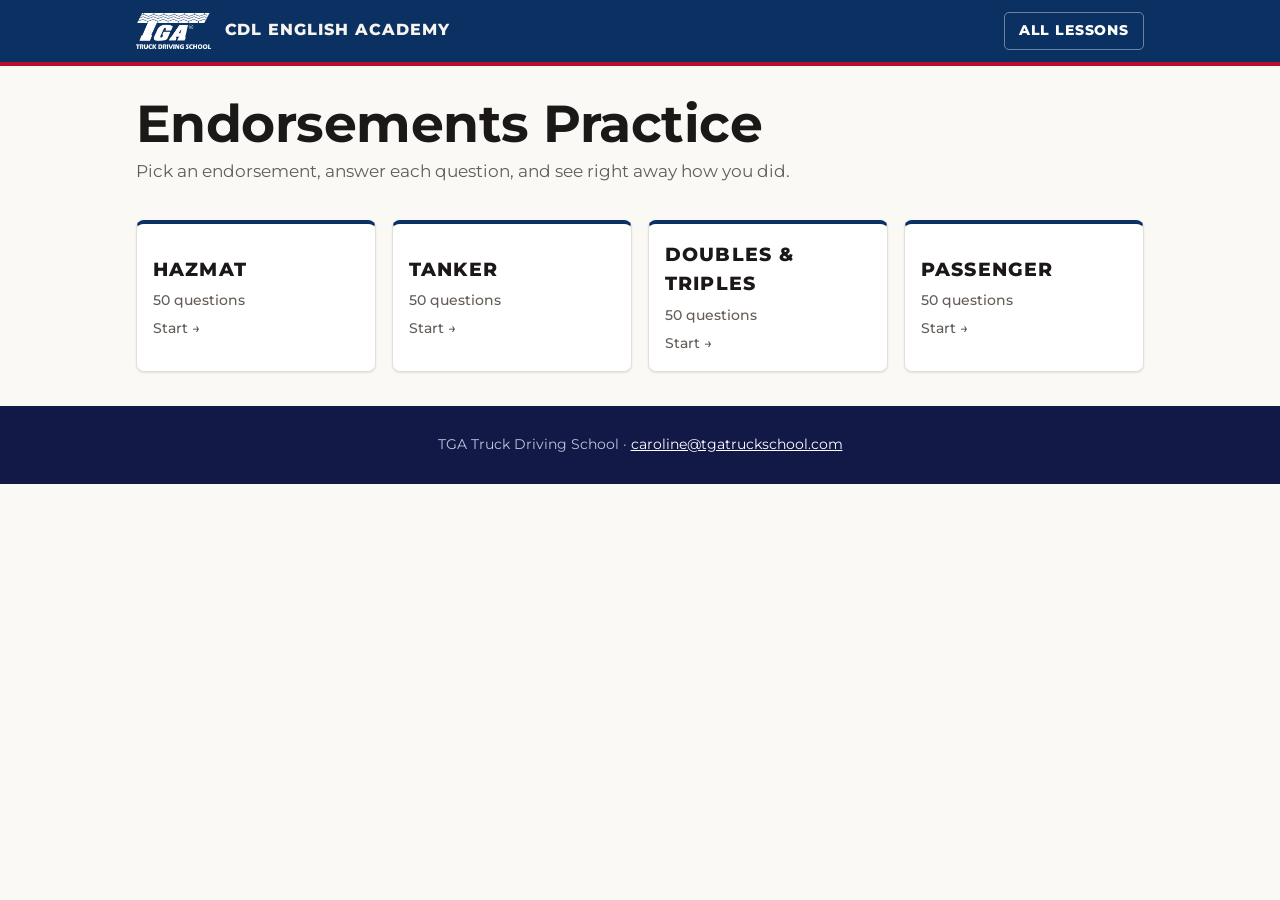
<file: students/endorsements.html>
<!doctype html>
<html lang="en">
<head>
<meta charset="utf-8">
<meta name="viewport" content="width=device-width, initial-scale=1">
<title>Endorsements Practice · CDL English Academy</title>
<style>
@import url('https://fonts.googleapis.com/css2?family=Montserrat:wght@400;500;600;700;800&display=swap');
:root {
  /* ---- BRAND ---------------------------------------------- */
  --tga-oxblood:    #131946; /* the wordmark ink — deepest maroon */
  --tga-maroon:     #0A3161; /* PRIMARY brand color */
  --tga-maroon-700: #14487F; /* lifted maroon — hovers, gradients */
  --tga-red:        #BA0C2F; /* hot action red — CTAs, highlights (from truck fleet numbers) */
  --tga-red-700:    #8F0A24; /* pressed red */
  --tga-amber:      #FFCB05; /* highway amber — used sparingly for accents/badges */
  --tga-navy:       #0A3161; /* patriotic / CNG diamond blue — secondary, rare */

  /* ---- NEUTRALS — "asphalt", warm-gray ------------------- */
  --tga-ink:        #1B1817; /* near-black warm — body text on light */
  --asphalt-900:    #262220;
  --asphalt-800:    #34302D;
  --asphalt-700:    #4A4541;
  --asphalt-600:    #635C57;
  --asphalt-500:    #837B74; /* muted text */
  --asphalt-400:    #A39B93;
  --asphalt-300:    #C9C2BB; /* borders, dividers */
  --asphalt-200:    #E4DFD9; /* hairlines, input borders */
  --asphalt-100:    #F0ECE7; /* subtle fills */
  --concrete:       #FAF9F5; /* default page background (off-white) */
  --white:          #FFFFFF;

  /* ---- SEMANTIC ------------------------------------------- */
  --fg-1: var(--tga-ink);        /* primary text */
  --fg-2: var(--asphalt-600);    /* secondary text */
  --fg-3: var(--asphalt-500);    /* tertiary / captions */
  --fg-on-dark:        #F7F3EE;  /* text on maroon/ink */
  --fg-on-dark-muted:  #B9C6DD;  /* muted text on maroon */

  --bg-1: var(--white);          /* cards / surfaces */
  --bg-2: var(--concrete);       /* page background */
  --bg-3: var(--asphalt-100);    /* sunken / inset */
  --bg-dark: var(--tga-oxblood); /* dark sections */

  --border-1: var(--asphalt-200);
  --border-2: var(--asphalt-300);
  --border-strong: var(--asphalt-700);

  --accent:       var(--tga-red);
  --accent-press: var(--tga-red-700);
  --link:         var(--tga-maroon);

  --success: #2E7D46;
  --warning: var(--tga-amber);
  --danger:  var(--tga-red);

  /* ---- TYPE FAMILIES ------------------------------------- */
  --font-display:   'Montserrat', Arial, sans-serif;        /* big punchy headlines */
  --font-condensed: 'Montserrat', Arial, sans-serif; /* kickers, labels, stats, signage */
  --font-body:      'Montserrat', system-ui, sans-serif;             /* body + UI */
  --font-mono:      'Montserrat', ui-monospace, monospace; /* plate numbers, codes */

  /* ---- TYPE SCALE (fluid-ish, fixed here) ---------------- */
  --fs-display:  clamp(48px, 7vw, 88px); /* @kind font */
  --fs-h1:       clamp(38px, 5vw, 60px); /* @kind font */
  --fs-h2:       clamp(30px, 3.4vw, 42px); /* @kind font */
  --fs-h3:       26px;
  --fs-h4:       21px;
  --fs-lg:       19px;
  --fs-body:     17px;
  --fs-sm:       15px;
  --fs-xs:       13px;
  --fs-kicker:   14px;

  /* ---- RADII --------------------------------------------- */
  --r-xs: 3px;
  --r-sm: 5px;
  --r-md: 8px;
  --r-lg: 12px;
  --r-pill: 999px;

  /* ---- SPACING (4pt base) -------------------------------- */
  --sp-1: 4px;  --sp-2: 8px;  --sp-3: 12px; --sp-4: 16px;
  --sp-5: 24px; --sp-6: 32px; --sp-7: 48px; --sp-8: 64px;
  --sp-9: 96px; --sp-10: 128px;

  /* ---- SHADOWS — low, grounded, asphalt-tinted ----------- */
  --shadow-sm: 0 1px 2px rgba(27,24,23,.10);
  --shadow-md: 0 4px 14px rgba(27,24,23,.10);
  --shadow-lg: 0 14px 36px rgba(27,24,23,.16);
  --shadow-inset: inset 0 1px 0 rgba(255,255,255,.4);

  /* ---- MOTION -------------------------------------------- */
  --ease: cubic-bezier(.2,.7,.2,1); /* @kind other */
  --dur: 170ms; /* @kind other */
}
*{box-sizing:border-box}
body{margin:0;background:var(--concrete);color:var(--tga-ink);font-family:var(--font-body);font-size:17px;line-height:1.55;-webkit-font-smoothing:antialiased}
a{color:var(--tga-maroon)}a:hover{color:var(--tga-red)}
.wrap{max-width:1040px;margin:0 auto;padding:0 16px}
header{background:var(--tga-maroon);color:var(--fg-on-dark);position:relative;margin-bottom:6px}
header::after{content:"";position:absolute;left:0;right:0;bottom:-6px;height:6px;background:url(../assets/tread-motif.png) repeat-x center/auto 6px}
header .wrap{display:flex;align-items:center;justify-content:space-between;padding:12px 16px}
.logo{display:flex;align-items:center;gap:14px;text-decoration:none;color:var(--fg-on-dark);font-family:var(--font-condensed);font-weight:800;text-transform:uppercase;letter-spacing:.12em;font-size:16px}
.logo img{height:36px;display:block}
.btn{display:inline-block;background:var(--tga-red);color:#fff;font-family:var(--font-condensed);font-weight:800;text-transform:uppercase;letter-spacing:.1em;font-size:16px;border:1px solid transparent;border-radius:var(--r-sm);padding:12px 22px;text-decoration:none;cursor:pointer;transition:background var(--dur) var(--ease),transform var(--dur) var(--ease)}
.btn:hover{background:var(--tga-red-700);color:#fff}.btn:active{transform:translateY(1px)}
.btn.alt{background:#fff;color:var(--tga-maroon);border-color:var(--asphalt-300)}
.btn.alt:hover{border-color:var(--tga-maroon);background:#fff;color:var(--tga-maroon)}
header .btn.alt{background:transparent;color:#fff;border-color:rgba(255,255,255,.4)}
header .btn.alt:hover{background:rgba(255,255,255,.12);color:#fff;border-color:#fff}
.btn.sm{padding:7px 14px;font-size:14px}
h1,h2,h3,h4{font-family:var(--font-display);text-transform:uppercase;color:var(--tga-ink)}
h1{font-weight:900;letter-spacing:-.015em;line-height:1}
h2{font-weight:800;font-size:clamp(28px,3.4vw,38px);letter-spacing:-.01em;line-height:1.05;margin:0 0 8px}
h3{font-weight:800;font-size:22px;line-height:1.1;margin:0 0 6px}
.hero{padding:64px 0 48px;text-align:center;background:var(--white);border-bottom:1px solid var(--asphalt-200)}
.hero h1{font-size:clamp(34px,6vw,60px);margin:0 0 16px}
.hero h1 em{font-style:normal;color:var(--tga-red)}
.hero p{color:var(--asphalt-600);max-width:620px;margin:0 auto 28px;font-size:19px}
.hero .row{display:flex;gap:12px;justify-content:center;flex-wrap:wrap}
.sub{color:var(--asphalt-600);margin:0 0 28px}
section{padding:40px 0}
.grid{display:grid;grid-template-columns:repeat(auto-fill,minmax(290px,1fr));gap:16px}
.card{background:#fff;border:1px solid var(--asphalt-200);border-top:4px solid var(--tga-maroon);border-radius:var(--r-md);box-shadow:var(--shadow-sm);padding:20px;display:flex;flex-direction:column;transition:box-shadow var(--dur)}
.card:hover{box-shadow:var(--shadow-md)}
.card p{color:var(--asphalt-600);margin:0 0 16px;flex:1}
.tag,.kick{font-family:var(--font-condensed);font-weight:800;font-size:14px;letter-spacing:.16em;text-transform:uppercase;color:var(--tga-red);margin-bottom:6px}
.plan{border-top-color:var(--tga-red);background:#fff}
.plan ul{margin:0 0 16px;padding-left:18px;color:var(--asphalt-600)}
details{margin:0 0 16px}summary{cursor:pointer;color:var(--tga-maroon);font-weight:600}details ul{margin:10px 0 0;padding-left:18px;color:var(--asphalt-600)}
footer{background:var(--tga-oxblood);color:var(--fg-on-dark-muted);padding:28px 0;font-size:14px;text-align:center;margin-top:30px}
footer a{color:#fff}
/* pre-trip page */
.sub2{color:var(--asphalt-600)}
.lets{font-family:var(--font-display);font-weight:900;text-transform:uppercase;font-size:clamp(26px,5vw,40px);color:var(--tga-maroon);text-align:center;margin:48px 0 0;letter-spacing:-.01em}
#groups{margin-top:40px}
.sq{background:#fff;border:1px solid var(--asphalt-200);border-top:4px solid var(--tga-maroon);border-radius:var(--r-md);box-shadow:var(--shadow-sm);padding:16px;display:flex;flex-direction:column;gap:6px;min-height:140px;justify-content:center;align-items:center;text-align:center}
.sq h4{margin:0;font-family:var(--font-condensed);font-weight:800;font-size:22px;letter-spacing:.04em}
#groups .grid{grid-template-columns:repeat(3,1fr)}
@media(max-width:820px){#groups .grid{grid-template-columns:repeat(2,1fr)}}
@media(max-width:520px){#groups .grid{grid-template-columns:1fr}}
#groups a.sq{text-decoration:none;color:#fff;background:var(--tga-maroon);border-color:var(--tga-maroon);border-top-color:var(--tga-red);transition:background var(--dur),transform var(--dur)}
#groups a.sq h4{color:#fff}
#groups a.sq:hover{background:var(--tga-maroon-700);transform:translateY(-2px)}
#groups a.sq small{font-family:var(--font-condensed);font-weight:700;letter-spacing:.1em;text-transform:uppercase;color:var(--fg-on-dark-muted);font-size:14px}
.quiz{background:#fff;border:1px solid var(--asphalt-200);border-top:4px solid var(--tga-maroon);border-radius:var(--r-md);box-shadow:var(--shadow-sm);padding:24px;margin:24px 0}
.prog{font-family:var(--font-condensed);font-weight:700;letter-spacing:.14em;text-transform:uppercase;color:var(--asphalt-500);font-size:14px;margin-bottom:8px}
.q{font-family:var(--font-display);font-weight:800;font-size:28px;text-transform:uppercase;margin:0 0 16px}
.opts{display:grid;gap:10px}
.opt{text-align:left;background:#fff;color:var(--tga-ink);border:1px solid var(--asphalt-300);border-radius:var(--r-sm);padding:12px 14px;font-family:var(--font-body);font-size:17px;cursor:pointer;transition:border-color var(--dur),background var(--dur)}
.opt:hover{border-color:var(--tga-maroon);background:var(--asphalt-100)}
.opt.ok{border-color:var(--success);background:#E5F1E8}
.opt.bad{border-color:var(--tga-red);background:#E5EBFA}
.result h3{font-size:34px}
.miss{color:var(--asphalt-600);margin:8px 0 16px;padding-left:18px}

/* match truckdriversed.com */
h1,h2,h3{text-transform:none!important;letter-spacing:-.01em!important}
h1{font-weight:700!important}h2,h3{font-weight:700!important}
.lets,.q{text-transform:none!important;font-weight:700!important}
header::after{background:var(--tga-red)!important;height:4px!important;bottom:-4px!important}
.btn,.sq h4,.logo,.tag,.kick{letter-spacing:.06em!important}

.bar{height:6px;background:var(--asphalt-200);border-radius:3px;overflow:hidden;margin:0 0 20px}.bar i{display:block;height:100%;width:0;background:var(--tga-red);transition:width .3s}
.fb{margin:16px 0 0;padding:12px 14px;border-radius:var(--r-sm);font-weight:600}
.fb.ok{background:#E5F1E8;color:#1F5A32}.fb.bad{background:#FBE9EC;color:#8F0A24}
.row{display:flex;gap:10px;flex-wrap:wrap;margin-top:16px;align-items:center}
.score{font-size:48px;font-weight:800;color:var(--tga-maroon);margin:0}
.pill{display:inline-block;font-weight:700;font-size:14px;letter-spacing:.06em;text-transform:uppercase;padding:4px 12px;border-radius:999px}
.pill.pass{background:#E5F1E8;color:#1F5A32}.pill.keep{background:#FBE9EC;color:#8F0A24}
.sec{cursor:pointer;text-align:left;font:inherit;align-items:flex-start;text-align:left}
.sec:hover{box-shadow:var(--shadow-md)}.sec small{color:var(--asphalt-600);font-weight:500}
.review{padding:0;list-style:none}.review li{padding:12px 0;border-top:1px solid var(--asphalt-200)}.review b{display:block}.review .a{color:#1F5A32}.review .w{color:#8F0A24}
#sections{display:block}
.grp{padding:20px 0 4px}.grp h2{margin:0 0 4px}.grp .sub{margin:0 0 16px}
.grid.g3{grid-template-columns:repeat(3,1fr)}.grid.g4{grid-template-columns:repeat(4,1fr)}
@media(max-width:900px){.grid.g3,.grid.g4{grid-template-columns:repeat(2,1fr)}}
@media(max-width:520px){.grid.g3,.grid.g4{grid-template-columns:1fr}}
#sections .sq h4{font-size:19px}
.grp h2,.grp>.sub{display:none}.grp{padding-top:8px}
</style>
</head>
<body>
<header><div class="wrap">
  <a class="logo" href="./"><img src="../assets/tga-logo-white.png" alt="TGA Truck Driving School"><span>CDL English Academy</span></a>
  <a class="btn alt sm" href="./#lessons">All lessons</a>
</div></header>
<main class="wrap">
  <h1 style="font-size:clamp(34px,5vw,52px);margin:36px 0 0">Endorsements Practice</h1>
  <p class="sub" style="margin-top:8px">Pick an endorsement, answer each question, and see right away how you did.</p>
  <div id="home">
    <div id="sections"></div>
  </div>
  <div class="quiz" id="game" style="display:none"></div>
</main>
<footer><div class="wrap">TGA Truck Driving School &middot; <a href="mailto:caroline@tgatruckschool.com">caroline@tgatruckschool.com</a></div></footer>
<script>
var QUESTIONS = [
 {
  "category": "HazMat",
  "question": "What is the primary purpose of hazardous materials regulations?",
  "choices": [
   "Increase shipping speed",
   "Protect people, property, and the environment",
   "Reduce fuel consumption",
   "Improve cargo capacity"
  ],
  "answer": "Protect people, property, and the environment"
 },
 {
  "category": "HazMat",
  "question": "What are placards used for?",
  "choices": [
   "Display company logos",
   "Identify hazardous materials",
   "Track fuel purchases",
   "Monitor tire pressure"
  ],
  "answer": "Identify hazardous materials"
 },
 {
  "category": "HazMat",
  "question": "Where are placards typically displayed?",
  "choices": [
   "Inside the cab only",
   "On all four sides of the vehicle",
   "On the dashboard",
   "On the fuel tank"
  ],
  "answer": "On all four sides of the vehicle"
 },
 {
  "category": "HazMat",
  "question": "What is the purpose of shipping papers?",
  "choices": [
   "Track driver hours",
   "Provide hazardous material information",
   "Document fuel purchases",
   "Assign routes"
  ],
  "answer": "Provide hazardous material information"
 },
 {
  "category": "HazMat",
  "question": "Who is responsible for knowing what hazardous materials are being transported?",
  "choices": [
   "Only the shipper",
   "Only law enforcement",
   "The driver",
   "Other motorists"
  ],
  "answer": "The driver"
 },
 {
  "category": "HazMat",
  "question": "What should a driver do before accepting a HazMat load?",
  "choices": [
   "Verify shipping papers",
   "Increase tire pressure",
   "Check fuel economy",
   "Inspect cargo seals only"
  ],
  "answer": "Verify shipping papers"
 },
 {
  "category": "HazMat",
  "question": "Hazardous materials are classified based on:",
  "choices": [
   "Color",
   "Weight only",
   "Type of hazard",
   "Vehicle size"
  ],
  "answer": "Type of hazard"
 },
 {
  "category": "HazMat",
  "question": "What is the main purpose of emergency response information?",
  "choices": [
   "Track mileage",
   "Provide guidance during incidents",
   "Schedule deliveries",
   "Record maintenance"
  ],
  "answer": "Provide guidance during incidents"
 },
 {
  "category": "HazMat",
  "question": "A driver should keep shipping papers:",
  "choices": [
   "Accessible during transport",
   "At home",
   "With maintenance records",
   "Inside cargo containers"
  ],
  "answer": "Accessible during transport"
 },
 {
  "category": "HazMat",
  "question": "What should a driver do if a package appears damaged?",
  "choices": [
   "Accept it",
   "Report the problem before transporting",
   "Hide the damage",
   "Discard the package"
  ],
  "answer": "Report the problem before transporting"
 },
 {
  "category": "HazMat",
  "question": "The word 'hazardous' refers to materials that:",
  "choices": [
   "May pose risks to health, safety, or property",
   "Are expensive",
   "Require refrigeration",
   "Are oversized"
  ],
  "answer": "May pose risks to health, safety, or property"
 },
 {
  "category": "HazMat",
  "question": "Placards help emergency responders:",
  "choices": [
   "Identify hazards quickly",
   "Increase traffic speed",
   "Determine fuel type",
   "Verify registrations"
  ],
  "answer": "Identify hazards quickly"
 },
 {
  "category": "HazMat",
  "question": "When transporting HazMat, drivers should avoid:",
  "choices": [
   "Unnecessary delays",
   "Following regulations",
   "Checking paperwork",
   "Vehicle inspections"
  ],
  "answer": "Unnecessary delays"
 },
 {
  "category": "HazMat",
  "question": "Why is cargo securement important for HazMat loads?",
  "choices": [
   "Prevents spills and releases",
   "Reduces paperwork",
   "Improves radio reception",
   "Increases trailer space"
  ],
  "answer": "Prevents spills and releases"
 },
 {
  "category": "HazMat",
  "question": "What should be done before moving a HazMat vehicle?",
  "choices": [
   "Conduct a thorough inspection",
   "Disable warning devices",
   "Open all containers",
   "Remove placards"
  ],
  "answer": "Conduct a thorough inspection"
 },
 {
  "category": "HazMat",
  "question": "A leaking hazardous material package should be:",
  "choices": [
   "Reported and handled appropriately",
   "Hidden",
   "Loaded anyway",
   "Placed in the cab"
  ],
  "answer": "Reported and handled appropriately"
 },
 {
  "category": "HazMat",
  "question": "The driver should know:",
  "choices": [
   "The hazards of the cargo",
   "Only the destination",
   "Only the cargo weight",
   "Only fuel costs"
  ],
  "answer": "The hazards of the cargo"
 },
 {
  "category": "HazMat",
  "question": "What is a major goal of HazMat training?",
  "choices": [
   "Safety awareness",
   "Speed improvement",
   "Fuel reduction",
   "Paperwork elimination"
  ],
  "answer": "Safety awareness"
 },
 {
  "category": "HazMat",
  "question": "What information is commonly found on shipping papers?",
  "choices": [
   "Hazard description",
   "Driver's vacation schedule",
   "Fuel receipts",
   "Tire rotations"
  ],
  "answer": "Hazard description"
 },
 {
  "category": "HazMat",
  "question": "Drivers should inspect HazMat cargo:",
  "choices": [
   "Periodically during transport",
   "Only at delivery",
   "Never",
   "Only when requested"
  ],
  "answer": "Periodically during transport"
 },
 {
  "category": "HazMat",
  "question": "What should a driver do if involved in a HazMat incident?",
  "choices": [
   "Follow emergency procedures",
   "Leave the scene",
   "Discard shipping papers",
   "Remove placards"
  ],
  "answer": "Follow emergency procedures"
 },
 {
  "category": "HazMat",
  "question": "HazMat placards should remain visible:",
  "choices": [
   "During transport",
   "Only at loading",
   "Only during inspections",
   "Only at delivery"
  ],
  "answer": "During transport"
 },
 {
  "category": "HazMat",
  "question": "What is an important reason to inspect cargo securement?",
  "choices": [
   "Prevent shifting and releases",
   "Reduce tire wear",
   "Improve navigation",
   "Increase engine life"
  ],
  "answer": "Prevent shifting and releases"
 },
 {
  "category": "HazMat",
  "question": "What should drivers do if they discover a dangerous leak?",
  "choices": [
   "Notify emergency personnel",
   "Continue driving normally",
   "Ignore it",
   "Wash the vehicle"
  ],
  "answer": "Notify emergency personnel"
 },
 {
  "category": "HazMat",
  "question": "Hazardous material incidents may require:",
  "choices": [
   "Special emergency response",
   "Faster delivery",
   "Routine fueling",
   "Additional cargo"
  ],
  "answer": "Special emergency response"
 },
 {
  "category": "HazMat",
  "question": "The purpose of marking hazardous materials is to:",
  "choices": [
   "Communicate risks",
   "Improve branding",
   "Increase profits",
   "Track mileage"
  ],
  "answer": "Communicate risks"
 },
 {
  "category": "HazMat",
  "question": "A driver should understand the hazards associated with:",
  "choices": [
   "Every hazardous load transported",
   "Only flammable materials",
   "Only explosives",
   "Only liquids"
  ],
  "answer": "Every hazardous load transported"
 },
 {
  "category": "HazMat",
  "question": "Emergency response information should be:",
  "choices": [
   "Immediately available",
   "Stored at headquarters only",
   "Kept confidential from responders",
   "Discarded after loading"
  ],
  "answer": "Immediately available"
 },
 {
  "category": "HazMat",
  "question": "What should be checked before departure?",
  "choices": [
   "Packages for damage",
   "Passenger seating",
   "Cab decorations",
   "Entertainment systems"
  ],
  "answer": "Packages for damage"
 },
 {
  "category": "HazMat",
  "question": "Drivers transporting HazMat should remain alert for:",
  "choices": [
   "Leaks and unusual conditions",
   "Fuel discounts",
   "Weather apps only",
   "Paint scratches"
  ],
  "answer": "Leaks and unusual conditions"
 },
 {
  "category": "HazMat",
  "question": "The safest action when unsure about a HazMat requirement is to:",
  "choices": [
   "Seek clarification before proceeding",
   "Guess",
   "Ignore the issue",
   "Remove labels"
  ],
  "answer": "Seek clarification before proceeding"
 },
 {
  "category": "HazMat",
  "question": "What is a major benefit of proper placarding?",
  "choices": [
   "Improved hazard communication",
   "Reduced tire wear",
   "Lower insurance automatically",
   "Higher speeds"
  ],
  "answer": "Improved hazard communication"
 },
 {
  "category": "HazMat",
  "question": "HazMat loads often require:",
  "choices": [
   "Additional attention to safety",
   "Less inspection",
   "Faster travel",
   "Less paperwork"
  ],
  "answer": "Additional attention to safety"
 },
 {
  "category": "HazMat",
  "question": "A driver should never:",
  "choices": [
   "Transport unidentified hazardous materials",
   "Review paperwork",
   "Inspect cargo",
   "Follow routes"
  ],
  "answer": "Transport unidentified hazardous materials"
 },
 {
  "category": "HazMat",
  "question": "What should be done if placards become damaged?",
  "choices": [
   "Replace them promptly",
   "Ignore the issue",
   "Paint over them",
   "Remove all placards"
  ],
  "answer": "Replace them promptly"
 },
 {
  "category": "HazMat",
  "question": "What is the purpose of hazard classes?",
  "choices": [
   "Categorize types of risk",
   "Measure fuel economy",
   "Determine tire size",
   "Assign routes"
  ],
  "answer": "Categorize types of risk"
 },
 {
  "category": "HazMat",
  "question": "Why should shipping papers be accurate?",
  "choices": [
   "They support safe transportation and emergency response",
   "They improve fuel mileage",
   "They replace inspections",
   "They reduce taxes"
  ],
  "answer": "They support safe transportation and emergency response"
 },
 {
  "category": "HazMat",
  "question": "A HazMat inspection should include checking:",
  "choices": [
   "Placards and package condition",
   "Radio settings",
   "Dashboard color",
   "Seat position"
  ],
  "answer": "Placards and package condition"
 },
 {
  "category": "HazMat",
  "question": "What should a driver know about emergency equipment?",
  "choices": [
   "How to locate and use it",
   "Only where it was purchased",
   "Its color",
   "Its manufacturer"
  ],
  "answer": "How to locate and use it"
 },
 {
  "category": "HazMat",
  "question": "Transporting hazardous materials safely requires:",
  "choices": [
   "Attention to regulations and procedures",
   "Higher speeds",
   "Shorter inspections",
   "Less planning"
  ],
  "answer": "Attention to regulations and procedures"
 },
 {
  "category": "HazMat",
  "question": "What is one purpose of cargo inspections en route?",
  "choices": [
   "Identify problems early",
   "Increase travel time",
   "Reduce fuel levels",
   "Check entertainment systems"
  ],
  "answer": "Identify problems early"
 },
 {
  "category": "HazMat",
  "question": "The driver should review shipping papers before:",
  "choices": [
   "Beginning the trip",
   "Refueling",
   "Parking overnight",
   "Washing the truck"
  ],
  "answer": "Beginning the trip"
 },
 {
  "category": "HazMat",
  "question": "HazMat awareness helps prevent:",
  "choices": [
   "Accidents and unsafe situations",
   "Engine wear",
   "Flat tires",
   "Long routes"
  ],
  "answer": "Accidents and unsafe situations"
 },
 {
  "category": "HazMat",
  "question": "Packages containing hazardous materials should be:",
  "choices": [
   "Properly labeled and handled",
   "Hidden from responders",
   "Stored in the cab",
   "Opened for inspection"
  ],
  "answer": "Properly labeled and handled"
 },
 {
  "category": "HazMat",
  "question": "Drivers should monitor their vehicles for:",
  "choices": [
   "Signs of leaks or releases",
   "Paint color changes only",
   "Radio interference",
   "Fuel brand"
  ],
  "answer": "Signs of leaks or releases"
 },
 {
  "category": "HazMat",
  "question": "Proper documentation helps:",
  "choices": [
   "Support safe transportation",
   "Increase truck speed",
   "Avoid inspections",
   "Reduce tire usage"
  ],
  "answer": "Support safe transportation"
 },
 {
  "category": "HazMat",
  "question": "A driver should follow company and regulatory procedures when:",
  "choices": [
   "Handling hazardous materials",
   "Changing radio stations",
   "Buying fuel",
   "Cleaning windows"
  ],
  "answer": "Handling hazardous materials"
 },
 {
  "category": "HazMat",
  "question": "What should be done if shipping papers appear incorrect?",
  "choices": [
   "Resolve the discrepancy before transporting",
   "Ignore the issue",
   "Throw them away",
   "Create new placards"
  ],
  "answer": "Resolve the discrepancy before transporting"
 },
 {
  "category": "HazMat",
  "question": "The goal of hazardous materials communication is to:",
  "choices": [
   "Ensure everyone understands the risks",
   "Increase cargo weight",
   "Reduce maintenance",
   "Speed loading"
  ],
  "answer": "Ensure everyone understands the risks"
 },
 {
  "category": "HazMat",
  "question": "What is the most important priority when transporting hazardous materials?",
  "choices": [
   "Safety",
   "Speed",
   "Profit",
   "Convenience"
  ],
  "answer": "Safety"
 },
 {
  "category": "Tanker",
  "question": "What is the primary safety concern when transporting liquids in a tank vehicle?",
  "choices": [
   "Cargo surge",
   "Flat tires",
   "Engine overheating",
   "Radio interference"
  ],
  "answer": "Cargo surge"
 },
 {
  "category": "Tanker",
  "question": "Cargo surge occurs when:",
  "choices": [
   "Liquid moves inside the tank",
   "The engine stalls",
   "Tires lose traction",
   "The trailer disconnects"
  ],
  "answer": "Liquid moves inside the tank"
 },
 {
  "category": "Tanker",
  "question": "Why can liquid surge be dangerous?",
  "choices": [
   "It affects vehicle control",
   "It increases radio noise",
   "It changes fuel type",
   "It cools the brakes"
  ],
  "answer": "It affects vehicle control"
 },
 {
  "category": "Tanker",
  "question": "A tank with no internal dividers is called:",
  "choices": [
   "Unbaffled",
   "Compartmentalized",
   "Reinforced",
   "Segmented"
  ],
  "answer": "Unbaffled"
 },
 {
  "category": "Tanker",
  "question": "Baffles are designed to:",
  "choices": [
   "Reduce liquid movement",
   "Increase fuel economy",
   "Support suspension",
   "Cool cargo"
  ],
  "answer": "Reduce liquid movement"
 },
 {
  "category": "Tanker",
  "question": "Even with baffles, liquid can still:",
  "choices": [
   "Surge",
   "Freeze instantly",
   "Become solid",
   "Detach the trailer"
  ],
  "answer": "Surge"
 },
 {
  "category": "Tanker",
  "question": "Why do partially filled tanks require extra caution?",
  "choices": [
   "More liquid movement occurs",
   "They are lighter",
   "They use less fuel",
   "They are shorter"
  ],
  "answer": "More liquid movement occurs"
 },
 {
  "category": "Tanker",
  "question": "A high center of gravity increases the risk of:",
  "choices": [
   "Rollover",
   "Better handling",
   "Reduced stopping distance",
   "Engine failure"
  ],
  "answer": "Rollover"
 },
 {
  "category": "Tanker",
  "question": "Tank vehicles should take curves:",
  "choices": [
   "Slowly",
   "At maximum speed",
   "In neutral",
   "Using only engine braking"
  ],
  "answer": "Slowly"
 },
 {
  "category": "Tanker",
  "question": "Liquid surge is strongest during:",
  "choices": [
   "Braking and acceleration",
   "Refueling",
   "Parking",
   "Inspections"
  ],
  "answer": "Braking and acceleration"
 },
 {
  "category": "Tanker",
  "question": "What should drivers do before entering a curve?",
  "choices": [
   "Reduce speed",
   "Accelerate",
   "Shift to neutral",
   "Turn sharply"
  ],
  "answer": "Reduce speed"
 },
 {
  "category": "Tanker",
  "question": "What can happen if a tanker is driven too fast around a curve?",
  "choices": [
   "Rollover",
   "Improved stability",
   "Reduced surge",
   "Stronger brakes"
  ],
  "answer": "Rollover"
 },
 {
  "category": "Tanker",
  "question": "A compartment tank contains:",
  "choices": [
   "Separate sections within the tank",
   "Two engines",
   "Extra tires",
   "Additional trailers"
  ],
  "answer": "Separate sections within the tank"
 },
 {
  "category": "Tanker",
  "question": "Why are tanker stopping distances important?",
  "choices": [
   "Surging liquid affects braking",
   "Tires are smaller",
   "The vehicle is shorter",
   "Brakes are weaker"
  ],
  "answer": "Surging liquid affects braking"
 },
 {
  "category": "Tanker",
  "question": "The safest driving style for a tanker is:",
  "choices": [
   "Smooth and controlled",
   "Aggressive",
   "Fast and direct",
   "Frequent hard braking"
  ],
  "answer": "Smooth and controlled"
 },
 {
  "category": "Tanker",
  "question": "During acceleration, liquid typically moves:",
  "choices": [
   "Toward the rear of the tank",
   "Toward the front",
   "Out of the tank",
   "Into the engine"
  ],
  "answer": "Toward the rear of the tank"
 },
 {
  "category": "Tanker",
  "question": "During braking, liquid typically moves:",
  "choices": [
   "Toward the front of the tank",
   "Toward the rear",
   "Upward only",
   "Outward only"
  ],
  "answer": "Toward the front of the tank"
 },
 {
  "category": "Tanker",
  "question": "The force created by liquid movement can:",
  "choices": [
   "Push the vehicle unexpectedly",
   "Improve traction",
   "Reduce cargo weight",
   "Increase visibility"
  ],
  "answer": "Push the vehicle unexpectedly"
 },
 {
  "category": "Tanker",
  "question": "Tanker drivers should maintain:",
  "choices": [
   "Extra following distance",
   "Less following distance",
   "The same distance as a car",
   "No following distance"
  ],
  "answer": "Extra following distance"
 },
 {
  "category": "Tanker",
  "question": "Abrupt lane changes in a tanker can:",
  "choices": [
   "Increase rollover risk",
   "Improve stability",
   "Reduce surge",
   "Help braking"
  ],
  "answer": "Increase rollover risk"
 },
 {
  "category": "Tanker",
  "question": "Why must drivers inspect tanker valves?",
  "choices": [
   "To prevent leaks",
   "To improve MPG",
   "To cool cargo",
   "To support suspension"
  ],
  "answer": "To prevent leaks"
 },
 {
  "category": "Tanker",
  "question": "Manhole covers should be inspected for:",
  "choices": [
   "Leaks and proper sealing",
   "Paint color",
   "Road dust",
   "Cargo labels only"
  ],
  "answer": "Leaks and proper sealing"
 },
 {
  "category": "Tanker",
  "question": "What should a driver check during a tanker pre-trip inspection?",
  "choices": [
   "Valves, pipes, and tank condition",
   "Radio controls only",
   "Seat adjustment",
   "GPS route only"
  ],
  "answer": "Valves, pipes, and tank condition"
 },
 {
  "category": "Tanker",
  "question": "A leak in a tanker can create:",
  "choices": [
   "A serious safety hazard",
   "Better balance",
   "Improved mileage",
   "Cooler brakes"
  ],
  "answer": "A serious safety hazard"
 },
 {
  "category": "Tanker",
  "question": "What contributes to a tank vehicle's higher rollover risk?",
  "choices": [
   "High center of gravity",
   "Smaller mirrors",
   "Larger fuel tanks",
   "Longer mud flaps"
  ],
  "answer": "High center of gravity"
 },
 {
  "category": "Tanker",
  "question": "The safest approach to turns is to:",
  "choices": [
   "Slow before entering",
   "Brake heavily in the turn",
   "Accelerate through the turn",
   "Shift into neutral"
  ],
  "answer": "Slow before entering"
 },
 {
  "category": "Tanker",
  "question": "Unbaffled tanks generally allow:",
  "choices": [
   "Greater liquid movement",
   "No liquid movement",
   "Cargo separation",
   "Reduced center of gravity"
  ],
  "answer": "Greater liquid movement"
 },
 {
  "category": "Tanker",
  "question": "What effect does liquid surge have on steering?",
  "choices": [
   "It can make steering more difficult",
   "It improves steering",
   "It has no effect",
   "It eliminates offtracking"
  ],
  "answer": "It can make steering more difficult"
 },
 {
  "category": "Tanker",
  "question": "Why should tanker drivers avoid sudden braking?",
  "choices": [
   "It increases surge forces",
   "It improves stopping",
   "It reduces tire grip",
   "It improves balance"
  ],
  "answer": "It increases surge forces"
 },
 {
  "category": "Tanker",
  "question": "Cargo movement inside a tanker affects:",
  "choices": [
   "Vehicle stability",
   "Radio reception",
   "Fuel octane",
   "Engine compression"
  ],
  "answer": "Vehicle stability"
 },
 {
  "category": "Tanker",
  "question": "A partially loaded tank may be more difficult to control because:",
  "choices": [
   "The liquid can move more freely",
   "The tank weighs less",
   "It uses different brakes",
   "It has fewer tires"
  ],
  "answer": "The liquid can move more freely"
 },
 {
  "category": "Tanker",
  "question": "When descending a hill, tanker drivers should:",
  "choices": [
   "Control speed before descending",
   "Coast in neutral",
   "Accelerate downhill",
   "Ignore brake temperatures"
  ],
  "answer": "Control speed before descending"
 },
 {
  "category": "Tanker",
  "question": "The best way to manage liquid surge is:",
  "choices": [
   "Use smooth driving techniques",
   "Brake harder",
   "Accelerate rapidly",
   "Make quick turns"
  ],
  "answer": "Use smooth driving techniques"
 },
 {
  "category": "Tanker",
  "question": "Tanker inspections should look for:",
  "choices": [
   "Leaks and structural damage",
   "Paint fading only",
   "Radio issues",
   "Mirror scratches"
  ],
  "answer": "Leaks and structural damage"
 },
 {
  "category": "Tanker",
  "question": "Why should a tanker driver scan farther ahead?",
  "choices": [
   "To avoid sudden maneuvers",
   "To increase speed",
   "To reduce cargo weight",
   "To conserve fuel"
  ],
  "answer": "To avoid sudden maneuvers"
 },
 {
  "category": "Tanker",
  "question": "Sharp steering movements can cause:",
  "choices": [
   "Vehicle instability",
   "Improved handling",
   "Better fuel economy",
   "Cargo cooling"
  ],
  "answer": "Vehicle instability"
 },
 {
  "category": "Tanker",
  "question": "What role do baffles serve?",
  "choices": [
   "Limit cargo movement",
   "Increase load capacity",
   "Improve tire wear",
   "Support braking systems"
  ],
  "answer": "Limit cargo movement"
 },
 {
  "category": "Tanker",
  "question": "A driver should brake early because:",
  "choices": [
   "Surging liquid can continue pushing the vehicle",
   "The brakes are weak",
   "Tankers stop instantly",
   "Steering improves"
  ],
  "answer": "Surging liquid can continue pushing the vehicle"
 },
 {
  "category": "Tanker",
  "question": "When should tanker valves be inspected?",
  "choices": [
   "Before and during trips",
   "Once a year",
   "Only after delivery",
   "Only when leaking"
  ],
  "answer": "Before and during trips"
 },
 {
  "category": "Tanker",
  "question": "A compartment tank helps:",
  "choices": [
   "Reduce the effects of surge",
   "Increase surge",
   "Increase rollovers",
   "Reduce visibility"
  ],
  "answer": "Reduce the effects of surge"
 },
 {
  "category": "Tanker",
  "question": "What can happen if liquid shifts unexpectedly?",
  "choices": [
   "Vehicle control may be affected",
   "The engine stops",
   "The transmission disconnects",
   "The fuel tanks empty"
  ],
  "answer": "Vehicle control may be affected"
 },
 {
  "category": "Tanker",
  "question": "The safest speed for a tanker is one that:",
  "choices": [
   "Matches conditions and allows full control",
   "Is always the speed limit",
   "Exceeds traffic speed",
   "Minimizes travel time"
  ],
  "answer": "Matches conditions and allows full control"
 },
 {
  "category": "Tanker",
  "question": "What should be checked on tanker piping?",
  "choices": [
   "Leaks and condition",
   "Paint quality",
   "Manufacturer logo",
   "Serial number only"
  ],
  "answer": "Leaks and condition"
 },
 {
  "category": "Tanker",
  "question": "Surge forces are strongest when cargo is:",
  "choices": [
   "Liquid",
   "Dry bulk",
   "Palletized",
   "Crated"
  ],
  "answer": "Liquid"
 },
 {
  "category": "Tanker",
  "question": "Which driver action best helps maintain tanker stability?",
  "choices": [
   "Smooth acceleration and braking",
   "Rapid lane changes",
   "Frequent hard braking",
   "Sharp turns"
  ],
  "answer": "Smooth acceleration and braking"
 },
 {
  "category": "Tanker",
  "question": "Why are tankers more prone to rollover than many other CMVs?",
  "choices": [
   "Higher center of gravity",
   "Smaller wheels",
   "Lighter frames",
   "Different mirrors"
  ],
  "answer": "Higher center of gravity"
 },
 {
  "category": "Tanker",
  "question": "Before transporting a tanker load, drivers should verify:",
  "choices": [
   "Tank integrity and secure closures",
   "Radio channels",
   "Favorite routes",
   "Cab temperature"
  ],
  "answer": "Tank integrity and secure closures"
 },
 {
  "category": "Tanker",
  "question": "The purpose of a tanker pre-trip inspection is to:",
  "choices": [
   "Ensure safe operation and detect defects",
   "Increase speed",
   "Reduce regulations",
   "Improve route planning"
  ],
  "answer": "Ensure safe operation and detect defects"
 },
 {
  "category": "Tanker",
  "question": "When driving a tanker, anticipation is important because:",
  "choices": [
   "It reduces the need for abrupt maneuvers",
   "It increases surge",
   "It lowers visibility",
   "It reduces cargo weight"
  ],
  "answer": "It reduces the need for abrupt maneuvers"
 },
 {
  "category": "Tanker",
  "question": "What is the most important principle of tanker driving?",
  "choices": [
   "Maintain vehicle control through smooth operation",
   "Travel as fast as safely possible",
   "Minimize stopping",
   "Follow closely in traffic"
  ],
  "answer": "Maintain vehicle control through smooth operation"
 },
 {
  "category": "Doubles & Triples",
  "question": "What is a major challenge when operating doubles and triples?",
  "choices": [
   "Greater instability",
   "Smaller mirrors",
   "Lower fuel capacity",
   "Reduced cargo space"
  ],
  "answer": "Greater instability"
 },
 {
  "category": "Doubles & Triples",
  "question": "Compared with single trailers, doubles and triples are generally:",
  "choices": [
   "Less stable",
   "More stable",
   "Easier to maneuver",
   "Shorter"
  ],
  "answer": "Less stable"
 },
 {
  "category": "Doubles & Triples",
  "question": "What is a converter dolly used for?",
  "choices": [
   "Connecting trailers",
   "Increasing engine power",
   "Cooling brakes",
   "Adjusting cargo weight"
  ],
  "answer": "Connecting trailers"
 },
 {
  "category": "Doubles & Triples",
  "question": "A converter dolly includes:",
  "choices": [
   "A fifth wheel",
   "A fuel tank",
   "A steering axle",
   "An air compressor"
  ],
  "answer": "A fifth wheel"
 },
 {
  "category": "Doubles & Triples",
  "question": "The rear trailer in a double-trailer combination is more likely to:",
  "choices": [
   "Roll over",
   "Use less fuel",
   "Have stronger brakes",
   "Track perfectly"
  ],
  "answer": "Roll over"
 },
 {
  "category": "Doubles & Triples",
  "question": "What is the 'crack-the-whip' effect?",
  "choices": [
   "Rear trailers amplify steering movements",
   "The engine loses power",
   "The brakes overheat",
   "The trailer disconnects"
  ],
  "answer": "Rear trailers amplify steering movements"
 },
 {
  "category": "Doubles & Triples",
  "question": "The crack-the-whip effect is strongest on:",
  "choices": [
   "The last trailer",
   "The first trailer",
   "The tractor",
   "The converter dolly"
  ],
  "answer": "The last trailer"
 },
 {
  "category": "Doubles & Triples",
  "question": "Why should doubles and triples take curves slowly?",
  "choices": [
   "To reduce rollover risk",
   "To improve fuel economy",
   "To cool tires",
   "To shorten stopping distance"
  ],
  "answer": "To reduce rollover risk"
 },
 {
  "category": "Doubles & Triples",
  "question": "Doubles and triples require:",
  "choices": [
   "Greater following distance",
   "Less following distance",
   "No extra space",
   "Passenger-car spacing"
  ],
  "answer": "Greater following distance"
 },
 {
  "category": "Doubles & Triples",
  "question": "What should be inspected on a converter dolly?",
  "choices": [
   "Couplings and tires",
   "Radio controls",
   "Seat belts",
   "Fuel receipts"
  ],
  "answer": "Couplings and tires"
 },
 {
  "category": "Doubles & Triples",
  "question": "When coupling trailers, drivers should verify:",
  "choices": [
   "Secure locking devices",
   "Paint color",
   "Trailer logos",
   "Cargo value"
  ],
  "answer": "Secure locking devices"
 },
 {
  "category": "Doubles & Triples",
  "question": "Air lines between units should be checked for:",
  "choices": [
   "Leaks and damage",
   "Dust only",
   "Company markings",
   "Temperature"
  ],
  "answer": "Leaks and damage"
 },
 {
  "category": "Doubles & Triples",
  "question": "Why is offtracking important with doubles and triples?",
  "choices": [
   "Rear trailers track inside turns",
   "Fuel mileage is reduced",
   "Engines wear faster",
   "Brakes lock sooner"
  ],
  "answer": "Rear trailers track inside turns"
 },
 {
  "category": "Doubles & Triples",
  "question": "Drivers should allow extra room during turns because:",
  "choices": [
   "Trailing units offtrack",
   "Mirrors are larger",
   "Fuel tanks extend wider",
   "Engines are heavier"
  ],
  "answer": "Trailing units offtrack"
 },
 {
  "category": "Doubles & Triples",
  "question": "Emergency braking with doubles and triples should be:",
  "choices": [
   "Controlled and smooth",
   "Sudden and aggressive",
   "Completed in neutral",
   "Avoided entirely"
  ],
  "answer": "Controlled and smooth"
 },
 {
  "category": "Doubles & Triples",
  "question": "What increases rollover risk for doubles and triples?",
  "choices": [
   "Excessive speed in curves",
   "Proper spacing",
   "Smooth steering",
   "Good inspections"
  ],
  "answer": "Excessive speed in curves"
 },
 {
  "category": "Doubles & Triples",
  "question": "Before a trip, drivers should inspect:",
  "choices": [
   "Every coupling device",
   "Only the tractor",
   "Only the rear trailer",
   "Only air lines"
  ],
  "answer": "Every coupling device"
 },
 {
  "category": "Doubles & Triples",
  "question": "What should be checked on trailer brakes?",
  "choices": [
   "Proper operation",
   "Paint condition",
   "Serial number",
   "Mileage"
  ],
  "answer": "Proper operation"
 },
 {
  "category": "Doubles & Triples",
  "question": "Triples generally require drivers to be especially aware of:",
  "choices": [
   "Stability issues",
   "Radio channels",
   "Fuel prices",
   "GPS settings"
  ],
  "answer": "Stability issues"
 },
 {
  "category": "Doubles & Triples",
  "question": "What is a primary goal of coupling inspections?",
  "choices": [
   "Prevent trailer separation",
   "Reduce fuel use",
   "Improve radio reception",
   "Increase payload"
  ],
  "answer": "Prevent trailer separation"
 },
 {
  "category": "Doubles & Triples",
  "question": "When backing doubles or triples, drivers should:",
  "choices": [
   "Use caution and planning",
   "Accelerate rapidly",
   "Avoid mirrors",
   "Ignore spotters"
  ],
  "answer": "Use caution and planning"
 },
 {
  "category": "Doubles & Triples",
  "question": "Why are doubles and triples more demanding to drive?",
  "choices": [
   "Additional articulated connections",
   "Smaller engines",
   "Different steering wheels",
   "Larger fuel tanks"
  ],
  "answer": "Additional articulated connections"
 },
 {
  "category": "Doubles & Triples",
  "question": "The safest steering input with triples is:",
  "choices": [
   "Smooth and gradual",
   "Sharp and aggressive",
   "Rapid corrections",
   "One-handed turns"
  ],
  "answer": "Smooth and gradual"
 },
 {
  "category": "Doubles & Triples",
  "question": "A trailer separation can often be prevented through:",
  "choices": [
   "Proper coupling inspections",
   "Increasing speed",
   "Using larger tires",
   "Frequent horn use"
  ],
  "answer": "Proper coupling inspections"
 },
 {
  "category": "Doubles & Triples",
  "question": "Drivers should inspect safety chains when required because they:",
  "choices": [
   "Help secure connections",
   "Improve fuel economy",
   "Cool the brakes",
   "Support cargo"
  ],
  "answer": "Help secure connections"
 },
 {
  "category": "Doubles & Triples",
  "question": "Why should drivers avoid sudden lane changes?",
  "choices": [
   "They can destabilize rear trailers",
   "They improve traction",
   "They reduce visibility",
   "They cool tires"
  ],
  "answer": "They can destabilize rear trailers"
 },
 {
  "category": "Doubles & Triples",
  "question": "The rear unit of a triple combination tends to:",
  "choices": [
   "React most dramatically to steering inputs",
   "Have the shortest stopping distance",
   "Carry the least weight always",
   "Use different brakes"
  ],
  "answer": "React most dramatically to steering inputs"
 },
 {
  "category": "Doubles & Triples",
  "question": "Air systems on doubles and triples should be inspected for:",
  "choices": [
   "Leaks and proper connections",
   "Brand names",
   "Fuel contamination",
   "Paint defects"
  ],
  "answer": "Leaks and proper connections"
 },
 {
  "category": "Doubles & Triples",
  "question": "A major reason for increased following distance is:",
  "choices": [
   "Longer stopping distances",
   "Engine temperature",
   "Mirror size",
   "Fuel range"
  ],
  "answer": "Longer stopping distances"
 },
 {
  "category": "Doubles & Triples",
  "question": "Converter dollies should be checked for:",
  "choices": [
   "Secure coupling and tire condition",
   "Cargo damage",
   "Engine problems",
   "Trailer registration"
  ],
  "answer": "Secure coupling and tire condition"
 },
 {
  "category": "Doubles & Triples",
  "question": "Doubles and triples generally require:",
  "choices": [
   "More planning ahead",
   "Less attention",
   "Fewer inspections",
   "Shorter routes"
  ],
  "answer": "More planning ahead"
 },
 {
  "category": "Doubles & Triples",
  "question": "The safest speed for a curve is:",
  "choices": [
   "A speed that maintains vehicle stability",
   "The speed limit regardless of conditions",
   "Maximum engine RPM",
   "The same speed used by cars"
  ],
  "answer": "A speed that maintains vehicle stability"
 },
 {
  "category": "Doubles & Triples",
  "question": "What is an important tire inspection item?",
  "choices": [
   "Proper inflation",
   "Paint color",
   "Manufacturer age only",
   "Mud flap color"
  ],
  "answer": "Proper inflation"
 },
 {
  "category": "Doubles & Triples",
  "question": "Drivers should inspect trailer lights to ensure:",
  "choices": [
   "Proper operation",
   "Reduced fuel use",
   "Better tracking",
   "Improved braking"
  ],
  "answer": "Proper operation"
 },
 {
  "category": "Doubles & Triples",
  "question": "A key purpose of a tug test is to:",
  "choices": [
   "Verify secure coupling",
   "Check tire wear",
   "Test mirrors",
   "Measure fuel consumption"
  ],
  "answer": "Verify secure coupling"
 },
 {
  "category": "Doubles & Triples",
  "question": "Braking distances for doubles and triples are often:",
  "choices": [
   "Longer than passenger vehicles",
   "Shorter than passenger vehicles",
   "Unchanged",
   "Instant"
  ],
  "answer": "Longer than passenger vehicles"
 },
 {
  "category": "Doubles & Triples",
  "question": "The safest approach to emergency maneuvers is:",
  "choices": [
   "Avoid them through anticipation",
   "Always swerve sharply",
   "Accelerate",
   "Close your following distance"
  ],
  "answer": "Avoid them through anticipation"
 },
 {
  "category": "Doubles & Triples",
  "question": "What should drivers monitor frequently?",
  "choices": [
   "Mirrors and trailer tracking",
   "Radio volume",
   "Seat position",
   "Window tint"
  ],
  "answer": "Mirrors and trailer tracking"
 },
 {
  "category": "Doubles & Triples",
  "question": "An improperly secured coupling may result in:",
  "choices": [
   "Trailer separation",
   "Better handling",
   "Improved braking",
   "Less offtracking"
  ],
  "answer": "Trailer separation"
 },
 {
  "category": "Doubles & Triples",
  "question": "Triples require extra caution because they:",
  "choices": [
   "Have multiple pivot points",
   "Have no brakes",
   "Cannot turn",
   "Use hydraulic steering"
  ],
  "answer": "Have multiple pivot points"
 },
 {
  "category": "Doubles & Triples",
  "question": "The best way to reduce instability is:",
  "choices": [
   "Drive smoothly",
   "Brake aggressively",
   "Accelerate rapidly",
   "Make sharp turns"
  ],
  "answer": "Drive smoothly"
 },
 {
  "category": "Doubles & Triples",
  "question": "What should be inspected on a fifth wheel?",
  "choices": [
   "Locking jaws and condition",
   "Paint thickness",
   "Logo placement",
   "License plate"
  ],
  "answer": "Locking jaws and condition"
 },
 {
  "category": "Doubles & Triples",
  "question": "Rear trailer rollovers are often caused by:",
  "choices": [
   "Speed and sharp steering",
   "Good inspections",
   "Proper spacing",
   "Low speeds"
  ],
  "answer": "Speed and sharp steering"
 },
 {
  "category": "Doubles & Triples",
  "question": "What is the purpose of checking electrical connections?",
  "choices": [
   "Ensure lights and signals work",
   "Increase fuel economy",
   "Improve cooling",
   "Reduce tire wear"
  ],
  "answer": "Ensure lights and signals work"
 },
 {
  "category": "Doubles & Triples",
  "question": "Drivers should be alert for trailer sway because it:",
  "choices": [
   "Can lead to loss of control",
   "Improves stability",
   "Reduces stopping distance",
   "Improves fuel economy"
  ],
  "answer": "Can lead to loss of control"
 },
 {
  "category": "Doubles & Triples",
  "question": "The safest following distance is one that:",
  "choices": [
   "Provides time for braking and reaction",
   "Matches passenger cars",
   "Eliminates mirror checks",
   "Keeps other vehicles out"
  ],
  "answer": "Provides time for braking and reaction"
 },
 {
  "category": "Doubles & Triples",
  "question": "A proper pre-trip inspection helps identify:",
  "choices": [
   "Mechanical and coupling defects",
   "Fuel discounts",
   "Weather forecasts",
   "Traffic conditions only"
  ],
  "answer": "Mechanical and coupling defects"
 },
 {
  "category": "Doubles & Triples",
  "question": "What should be done if a coupling defect is found?",
  "choices": [
   "Repair it before operating",
   "Ignore it",
   "Increase speed",
   "Disconnect air lines"
  ],
  "answer": "Repair it before operating"
 },
 {
  "category": "Doubles & Triples",
  "question": "Why should doubles and triples be driven defensively?",
  "choices": [
   "They are less forgiving of driver errors",
   "They accelerate faster",
   "They use more fuel",
   "They have smaller mirrors"
  ],
  "answer": "They are less forgiving of driver errors"
 },
 {
  "category": "Doubles & Triples",
  "question": "The overall goal of doubles and triples inspections is:",
  "choices": [
   "Ensure safe operation of all units",
   "Improve appearance",
   "Reduce paperwork",
   "Increase payload"
  ],
  "answer": "Ensure safe operation of all units"
 },
 {
  "category": "Passenger",
  "question": "What is a driver's primary responsibility when transporting passengers?",
  "choices": [
   "Passenger safety",
   "Fuel efficiency",
   "Route speed",
   "Cargo capacity"
  ],
  "answer": "Passenger safety"
 },
 {
  "category": "Passenger",
  "question": "Before starting a trip, a passenger vehicle driver should:",
  "choices": [
   "Inspect the vehicle",
   "Increase speed",
   "Load extra fuel",
   "Skip the walkaround"
  ],
  "answer": "Inspect the vehicle"
 },
 {
  "category": "Passenger",
  "question": "A passenger driver should ensure aisles are:",
  "choices": [
   "Clear of obstacles",
   "Filled with luggage",
   "Used for storage",
   "Blocked during travel"
  ],
  "answer": "Clear of obstacles"
 },
 {
  "category": "Passenger",
  "question": "Emergency exits should be:",
  "choices": [
   "Inspected before trips",
   "Locked at all times",
   "Covered by luggage",
   "Used for storage"
  ],
  "answer": "Inspected before trips"
 },
 {
  "category": "Passenger",
  "question": "Passengers should enter and exit the vehicle:",
  "choices": [
   "Safely and carefully",
   "While the vehicle is moving",
   "Through emergency windows",
   "Only from the rear"
  ],
  "answer": "Safely and carefully"
 },
 {
  "category": "Passenger",
  "question": "Before moving a passenger vehicle, the driver should:",
  "choices": [
   "Ensure passengers are seated or secure",
   "Accelerate immediately",
   "Turn off lights",
   "Close mirrors"
  ],
  "answer": "Ensure passengers are seated or secure"
 },
 {
  "category": "Passenger",
  "question": "The smoothest driving style for passenger comfort is:",
  "choices": [
   "Gentle acceleration and braking",
   "Hard braking",
   "Sharp turns",
   "Rapid lane changes"
  ],
  "answer": "Gentle acceleration and braking"
 },
 {
  "category": "Passenger",
  "question": "Why should drivers avoid sudden maneuvers?",
  "choices": [
   "Passengers may lose balance",
   "Fuel costs rise",
   "Mirrors vibrate",
   "The radio may stop working"
  ],
  "answer": "Passengers may lose balance"
 },
 {
  "category": "Passenger",
  "question": "Passenger vehicles generally require:",
  "choices": [
   "Extra caution when turning",
   "No mirror usage",
   "Higher speeds",
   "Less stopping distance"
  ],
  "answer": "Extra caution when turning"
 },
 {
  "category": "Passenger",
  "question": "A driver should monitor passengers by:",
  "choices": [
   "Using mirrors when safe",
   "Leaving the seat",
   "Ignoring disturbances",
   "Stopping frequently"
  ],
  "answer": "Using mirrors when safe"
 },
 {
  "category": "Passenger",
  "question": "The purpose of a passenger count is to:",
  "choices": [
   "Know who is onboard",
   "Track fuel use",
   "Inspect cargo",
   "Check tire pressure"
  ],
  "answer": "Know who is onboard"
 },
 {
  "category": "Passenger",
  "question": "If a passenger becomes ill, the driver should:",
  "choices": [
   "Follow company procedures safely",
   "Ignore the issue",
   "Continue at higher speed",
   "Stop in traffic lanes"
  ],
  "answer": "Follow company procedures safely"
 },
 {
  "category": "Passenger",
  "question": "Why are smooth stops important?",
  "choices": [
   "They reduce passenger injuries",
   "They increase speed",
   "They save tires only",
   "They improve visibility"
  ],
  "answer": "They reduce passenger injuries"
 },
 {
  "category": "Passenger",
  "question": "Passengers should be warned before:",
  "choices": [
   "Sharp turns or rough conditions",
   "Fueling",
   "Parking",
   "Cleaning windows"
  ],
  "answer": "Sharp turns or rough conditions"
 },
 {
  "category": "Passenger",
  "question": "Wheelchair securement systems are used to:",
  "choices": [
   "Secure mobility devices safely",
   "Increase capacity",
   "Store luggage",
   "Improve fuel economy"
  ],
  "answer": "Secure mobility devices safely"
 },
 {
  "category": "Passenger",
  "question": "A driver should know the location of:",
  "choices": [
   "Emergency equipment",
   "Only the radio",
   "Fuel receipts",
   "Route maps only"
  ],
  "answer": "Emergency equipment"
 },
 {
  "category": "Passenger",
  "question": "Fire extinguishers should be:",
  "choices": [
   "Accessible and inspected",
   "Removed",
   "Stored outside",
   "Used as wheel chocks"
  ],
  "answer": "Accessible and inspected"
 },
 {
  "category": "Passenger",
  "question": "Passenger vehicle drivers should maintain:",
  "choices": [
   "Adequate following distance",
   "Minimal following distance",
   "The same distance as motorcycles",
   "No following distance"
  ],
  "answer": "Adequate following distance"
 },
 {
  "category": "Passenger",
  "question": "What should a driver do before opening passenger doors?",
  "choices": [
   "Ensure it is safe",
   "Accelerate",
   "Turn off mirrors",
   "Release parking brake"
  ],
  "answer": "Ensure it is safe"
 },
 {
  "category": "Passenger",
  "question": "Why is mirror usage important?",
  "choices": [
   "Monitor vehicle surroundings",
   "Improve radio reception",
   "Increase visibility inside luggage compartments",
   "Reduce fuel use"
  ],
  "answer": "Monitor vehicle surroundings"
 },
 {
  "category": "Passenger",
  "question": "A passenger driver's attitude should be:",
  "choices": [
   "Professional and courteous",
   "Aggressive",
   "Indifferent",
   "Unpredictable"
  ],
  "answer": "Professional and courteous"
 },
 {
  "category": "Passenger",
  "question": "If an emergency evacuation is necessary, the driver should:",
  "choices": [
   "Direct passengers calmly",
   "Leave passengers behind",
   "Block exits",
   "Ignore procedures"
  ],
  "answer": "Direct passengers calmly"
 },
 {
  "category": "Passenger",
  "question": "What should be checked on passenger doors?",
  "choices": [
   "Proper operation",
   "Paint color",
   "Mileage",
   "Window tint"
  ],
  "answer": "Proper operation"
 },
 {
  "category": "Passenger",
  "question": "Trip planning helps drivers:",
  "choices": [
   "Identify safe routes and stops",
   "Avoid inspections",
   "Reduce communication",
   "Increase speed"
  ],
  "answer": "Identify safe routes and stops"
 },
 {
  "category": "Passenger",
  "question": "When transporting standing passengers, drivers should:",
  "choices": [
   "Drive especially smoothly",
   "Accelerate harder",
   "Take curves faster",
   "Reduce mirror checks"
  ],
  "answer": "Drive especially smoothly"
 },
 {
  "category": "Passenger",
  "question": "A pre-trip inspection should include:",
  "choices": [
   "Emergency exits and safety equipment",
   "Only the engine",
   "Passenger tickets",
   "Radio stations"
  ],
  "answer": "Emergency exits and safety equipment"
 },
 {
  "category": "Passenger",
  "question": "The safest approach to curves is to:",
  "choices": [
   "Slow before entering",
   "Brake hard in the curve",
   "Accelerate through",
   "Shift into neutral"
  ],
  "answer": "Slow before entering"
 },
 {
  "category": "Passenger",
  "question": "Passenger injuries are often caused by:",
  "choices": [
   "Sudden vehicle movements",
   "Good driving practices",
   "Routine inspections",
   "Mirror checks"
  ],
  "answer": "Sudden vehicle movements"
 },
 {
  "category": "Passenger",
  "question": "Drivers should be alert for:",
  "choices": [
   "Passenger needs and roadway hazards",
   "Fuel discounts",
   "Radio updates only",
   "Paint damage"
  ],
  "answer": "Passenger needs and roadway hazards"
 },
 {
  "category": "Passenger",
  "question": "What should drivers do at railroad crossings when required?",
  "choices": [
   "Follow applicable laws and procedures",
   "Ignore the crossing",
   "Speed up",
   "Stop on the tracks"
  ],
  "answer": "Follow applicable laws and procedures"
 },
 {
  "category": "Passenger",
  "question": "A passenger loading area should be:",
  "choices": [
   "Safe and controlled",
   "In active traffic",
   "On steep grades",
   "Blocked by cargo"
  ],
  "answer": "Safe and controlled"
 },
 {
  "category": "Passenger",
  "question": "Why should drivers avoid distractions?",
  "choices": [
   "To maintain safe vehicle control",
   "To save fuel",
   "To improve seat comfort",
   "To reduce paperwork"
  ],
  "answer": "To maintain safe vehicle control"
 },
 {
  "category": "Passenger",
  "question": "What is the purpose of safety briefings?",
  "choices": [
   "Inform passengers about procedures",
   "Reduce fuel consumption",
   "Track schedules",
   "Improve tire wear"
  ],
  "answer": "Inform passengers about procedures"
 },
 {
  "category": "Passenger",
  "question": "Passenger handrails should be:",
  "choices": [
   "Secure and functional",
   "Removed",
   "Locked",
   "Stored during trips"
  ],
  "answer": "Secure and functional"
 },
 {
  "category": "Passenger",
  "question": "What should a driver check regarding seats?",
  "choices": [
   "Condition and secure mounting",
   "Color and fabric only",
   "Manufacturer name",
   "Age only"
  ],
  "answer": "Condition and secure mounting"
 },
 {
  "category": "Passenger",
  "question": "Passengers should never be allowed to:",
  "choices": [
   "Interfere with safe vehicle operation",
   "Sit quietly",
   "Ask questions",
   "Follow instructions"
  ],
  "answer": "Interfere with safe vehicle operation"
 },
 {
  "category": "Passenger",
  "question": "The best way to prevent falls is to:",
  "choices": [
   "Make smooth stops and starts",
   "Accelerate rapidly",
   "Take sharp turns",
   "Brake late"
  ],
  "answer": "Make smooth stops and starts"
 },
 {
  "category": "Passenger",
  "question": "A driver should know how to use:",
  "choices": [
   "Emergency equipment",
   "Only the radio",
   "Entertainment systems",
   "Navigation apps only"
  ],
  "answer": "Emergency equipment"
 },
 {
  "category": "Passenger",
  "question": "What should be checked on emergency windows?",
  "choices": [
   "Proper operation and markings",
   "Paint quality",
   "Tire pressure",
   "Fuel level"
  ],
  "answer": "Proper operation and markings"
 },
 {
  "category": "Passenger",
  "question": "Good passenger service includes:",
  "choices": [
   "Clear communication",
   "Aggressive driving",
   "Frequent hard braking",
   "Ignoring questions"
  ],
  "answer": "Clear communication"
 },
 {
  "category": "Passenger",
  "question": "The driver should remain calm during:",
  "choices": [
   "Emergencies and difficult situations",
   "Routine fueling only",
   "Seat cleaning",
   "Maintenance scheduling"
  ],
  "answer": "Emergencies and difficult situations"
 },
 {
  "category": "Passenger",
  "question": "Passenger vehicles often have a higher center of gravity, requiring:",
  "choices": [
   "Careful cornering",
   "Higher speeds",
   "Less braking",
   "Shorter following distance"
  ],
  "answer": "Careful cornering"
 },
 {
  "category": "Passenger",
  "question": "A driver should secure the vehicle before:",
  "choices": [
   "Allowing passengers to board or exit",
   "Checking mirrors",
   "Starting the radio",
   "Cleaning windows"
  ],
  "answer": "Allowing passengers to board or exit"
 },
 {
  "category": "Passenger",
  "question": "What is an important part of passenger management?",
  "choices": [
   "Maintaining order and safety",
   "Increasing speed",
   "Reducing stops",
   "Tracking fuel purchases"
  ],
  "answer": "Maintaining order and safety"
 },
 {
  "category": "Passenger",
  "question": "Passenger comfort is improved by:",
  "choices": [
   "Smooth driving habits",
   "Hard acceleration",
   "Sharp steering",
   "Frequent lane changes"
  ],
  "answer": "Smooth driving habits"
 },
 {
  "category": "Passenger",
  "question": "The safest drivers anticipate:",
  "choices": [
   "Traffic and passenger needs",
   "Only fuel stops",
   "Only weather",
   "Only schedules"
  ],
  "answer": "Traffic and passenger needs"
 },
 {
  "category": "Passenger",
  "question": "A driver's inspection should verify:",
  "choices": [
   "All required safety equipment is present",
   "The radio works",
   "The paint is clean",
   "The seats match"
  ],
  "answer": "All required safety equipment is present"
 },
 {
  "category": "Passenger",
  "question": "Why is professional behavior important?",
  "choices": [
   "It promotes passenger trust and safety",
   "It lowers fuel costs",
   "It reduces vehicle weight",
   "It improves tire life"
  ],
  "answer": "It promotes passenger trust and safety"
 },
 {
  "category": "Passenger",
  "question": "The main goal of passenger transportation is:",
  "choices": [
   "Move passengers safely and efficiently",
   "Maximize speed",
   "Minimize stops",
   "Increase vehicle mileage"
  ],
  "answer": "Move passengers safely and efficiently"
 },
 {
  "category": "Passenger",
  "question": "What is the purpose of passenger endorsement training?",
  "choices": [
   "Prepare drivers to safely transport passengers",
   "Increase cargo capacity",
   "Reduce paperwork",
   "Improve fuel economy"
  ],
  "answer": "Prepare drivers to safely transport passengers"
 }
];

var SECTIONS = {};
QUESTIONS.forEach(function(q){(SECTIONS[q.category]=SECTIONS[q.category]||[]).push(q);});
var PASS = 0.8, game = document.getElementById("game"), home = document.getElementById("home");
var order, i, score, missed, current, answered, name;
function shuffle(a){a=a.slice();for(var k=a.length-1;k>0;k--){var j=Math.floor(Math.random()*(k+1));var t=a[k];a[k]=a[j];a[j]=t}return a}
function best(n){try{return localStorage.getItem("permit-best-"+n)}catch(e){return null}}
function saveBest(n,p){try{var b=+localStorage.getItem("permit-best-"+n)||0;if(p>b)localStorage.setItem("permit-best-"+n,p)}catch(e){}}
function el(tag,cls,txt){var e=document.createElement(tag);if(cls)e.className=cls;if(txt!=null)e.textContent=txt;return e}
var GROUPS = [
  {title:"Permit", sub:"Core knowledge tests for your commercial learner's permit.", cats:["General Knowledge","Combination Vehicles","Air Brakes"], cols:3},
  {title:"Endorsements", sub:"Extra knowledge tests for HazMat, Tanker, Doubles/Triples, and Passenger.", cats:["HazMat","Tanker","Doubles & Triples","Passenger"], cols:4}
];
function showHome(){
  game.style.display="none";home.style.display="block";
  var root=document.getElementById("sections");root.innerHTML="";
  var shown={};
  function card(n){
    var b=el("button","sq sec");b.type="button";
    b.appendChild(el("h4",null,n));
    var b2=best(n);
    b.appendChild(el("small",null,SECTIONS[n].length+" questions"+(b2?" · Best: "+b2+"%":"")));
    b.appendChild(el("small",null,"Start →"));
    b.onclick=function(){start(n,SECTIONS[n])};
    return b;
  }
  GROUPS.forEach(function(g){
    var cats=g.cats.filter(function(c){return SECTIONS[c]});
    if(!cats.length)return;
    var wrap=el("section","grp");wrap.id=g.title.toLowerCase();
    wrap.appendChild(el("h2",null,g.title));
    wrap.appendChild(el("p","sub",g.sub));
    var grid=el("div","grid g"+g.cols);
    cats.forEach(function(c){shown[c]=1;grid.appendChild(card(c))});
    wrap.appendChild(grid);root.appendChild(wrap);
  });
  var other=Object.keys(SECTIONS).filter(function(c){return !shown[c]});
  if(other.length){
    var wrap=el("section","grp");wrap.appendChild(el("h2",null,"More"));
    var grid=el("div","grid g4");other.forEach(function(c){grid.appendChild(card(c))});
    wrap.appendChild(grid);root.appendChild(wrap);
  }
}
function start(n,qs){name=n;order=shuffle(qs);i=0;score=0;missed=[];home.style.display="none";game.style.display="block";window.scrollTo(0,0);next();}
function next(){
  if(i>=order.length)return done();
  current=order[i];answered=false;
  game.innerHTML="";
  game.appendChild(el("div","prog",name+" · Question "+(i+1)+" of "+order.length));
  var bar=el("div","bar");var fill=el("i");fill.style.width=(i/order.length*100)+"%";bar.appendChild(fill);game.appendChild(bar);
  game.appendChild(el("p","q",current.question));
  var od=el("div","opts");
  shuffle(current.choices).forEach(function(c){
    var b=el("button","opt",c);b.type="button";
    b.onclick=function(){pick(b,c,od)};
    od.appendChild(b);
  });
  game.appendChild(od);
}
function pick(btn,c,od){
  if(answered)return;answered=true;
  var right=c===current.answer;
  od.querySelectorAll(".opt").forEach(function(x){x.disabled=true;if(x.textContent===current.answer)x.classList.add("ok")});
  if(right){score++}else{btn.classList.add("bad");missed.push({q:current,chose:c})}
  game.appendChild(el("div","fb "+(right?"ok":"bad"),right?"Correct.":"Not quite. The correct answer is: "+current.answer));
  var r=el("div","row");var nb=el("button","btn",i+1>=order.length?"See results":"Next question");nb.type="button";nb.onclick=function(){i++;next()};r.appendChild(nb);game.appendChild(r);
  nb.focus();
}
function done(){
  var pct=Math.round(score/order.length*100);saveBest(name,pct);
  game.innerHTML="";
  game.appendChild(el("div","prog",name+" · Results"));
  game.appendChild(el("p","score",score+" / "+order.length+" ("+pct+"%)"));
  var passed=score/order.length>=PASS;
  game.appendChild(el("span","pill "+(passed?"pass":"keep"),passed?"Practice goal reached (80%)":"Keep practicing — goal is 80%"));
  if(missed.length){
    game.appendChild(el("h3",null,"Review these"));game.lastChild.style.marginTop="20px";
    var ul=el("ul","review");
    missed.forEach(function(m){var li=el("li");li.appendChild(el("b",null,m.q.question));li.appendChild(el("span","w","Your answer: "+m.chose));li.appendChild(document.createElement("br"));li.appendChild(el("span","a","Correct: "+m.q.answer));ul.appendChild(li)});
    game.appendChild(ul);
  }
  var r=el("div","row");
  if(missed.length){var b1=el("button","btn","Retry missed questions");b1.type="button";b1.onclick=function(){start(name,missed.map(function(m){return m.q}))};r.appendChild(b1)}
  var b2=el("button","btn alt","Restart section");b2.type="button";b2.onclick=function(){start(name,SECTIONS[name])};r.appendChild(b2);
  var b3=el("button","btn alt","All sections");b3.type="button";b3.onclick=showHome;r.appendChild(b3);
  game.appendChild(r);
}
showHome();
if(location.hash){var tg=document.getElementById(location.hash.slice(1));if(tg)tg.scrollIntoView();}
</script>
</body>
</html>
</file>
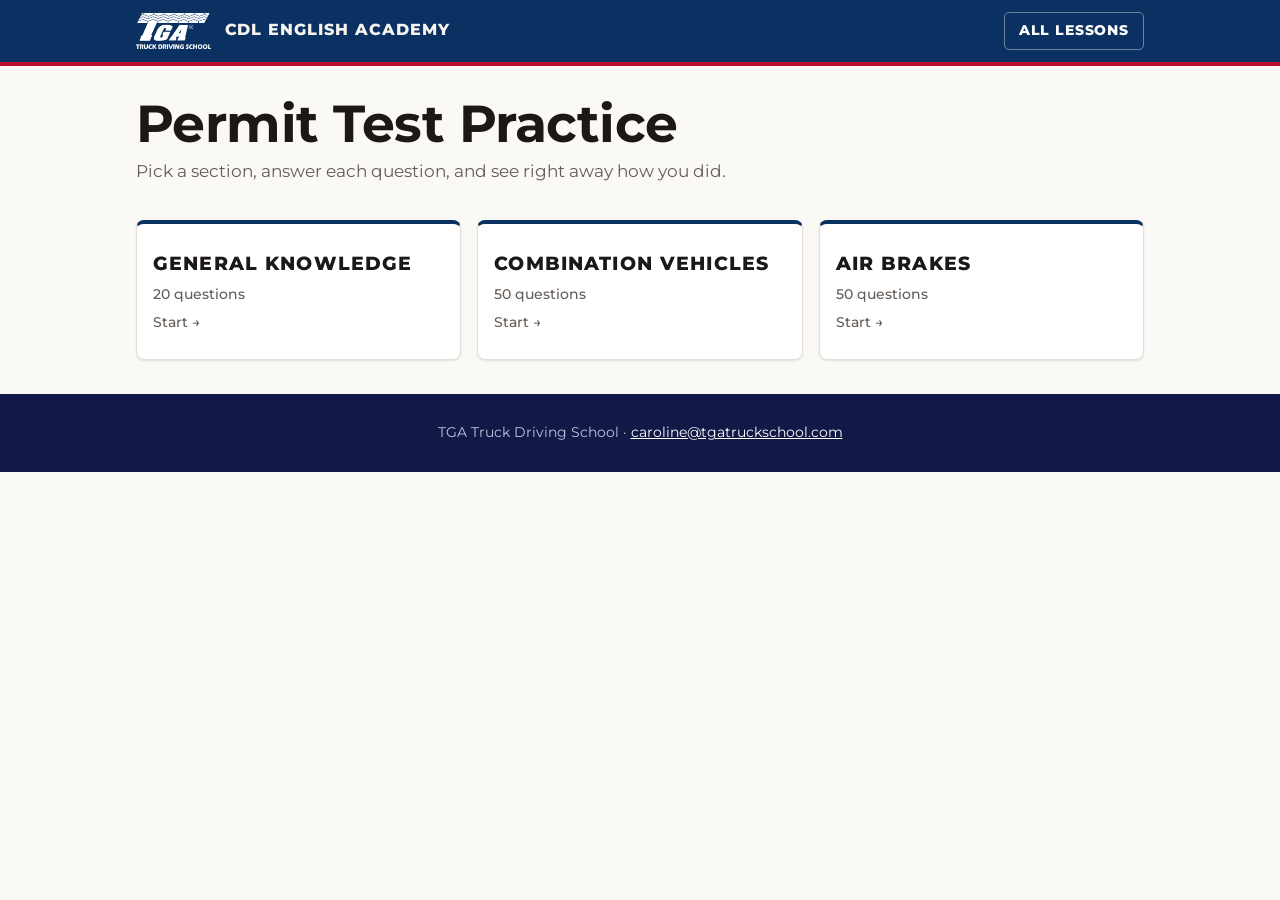
<file: students/permit-test.html>
<!doctype html>
<html lang="en">
<head>
<meta charset="utf-8">
<meta name="viewport" content="width=device-width, initial-scale=1">
<title>Permit Test Practice · CDL English Academy</title>
<style>
@import url('https://fonts.googleapis.com/css2?family=Montserrat:wght@400;500;600;700;800&display=swap');
:root {
  /* ---- BRAND ---------------------------------------------- */
  --tga-oxblood:    #131946; /* the wordmark ink — deepest maroon */
  --tga-maroon:     #0A3161; /* PRIMARY brand color */
  --tga-maroon-700: #14487F; /* lifted maroon — hovers, gradients */
  --tga-red:        #BA0C2F; /* hot action red — CTAs, highlights (from truck fleet numbers) */
  --tga-red-700:    #8F0A24; /* pressed red */
  --tga-amber:      #FFCB05; /* highway amber — used sparingly for accents/badges */
  --tga-navy:       #0A3161; /* patriotic / CNG diamond blue — secondary, rare */

  /* ---- NEUTRALS — "asphalt", warm-gray ------------------- */
  --tga-ink:        #1B1817; /* near-black warm — body text on light */
  --asphalt-900:    #262220;
  --asphalt-800:    #34302D;
  --asphalt-700:    #4A4541;
  --asphalt-600:    #635C57;
  --asphalt-500:    #837B74; /* muted text */
  --asphalt-400:    #A39B93;
  --asphalt-300:    #C9C2BB; /* borders, dividers */
  --asphalt-200:    #E4DFD9; /* hairlines, input borders */
  --asphalt-100:    #F0ECE7; /* subtle fills */
  --concrete:       #FAF9F5; /* default page background (off-white) */
  --white:          #FFFFFF;

  /* ---- SEMANTIC ------------------------------------------- */
  --fg-1: var(--tga-ink);        /* primary text */
  --fg-2: var(--asphalt-600);    /* secondary text */
  --fg-3: var(--asphalt-500);    /* tertiary / captions */
  --fg-on-dark:        #F7F3EE;  /* text on maroon/ink */
  --fg-on-dark-muted:  #B9C6DD;  /* muted text on maroon */

  --bg-1: var(--white);          /* cards / surfaces */
  --bg-2: var(--concrete);       /* page background */
  --bg-3: var(--asphalt-100);    /* sunken / inset */
  --bg-dark: var(--tga-oxblood); /* dark sections */

  --border-1: var(--asphalt-200);
  --border-2: var(--asphalt-300);
  --border-strong: var(--asphalt-700);

  --accent:       var(--tga-red);
  --accent-press: var(--tga-red-700);
  --link:         var(--tga-maroon);

  --success: #2E7D46;
  --warning: var(--tga-amber);
  --danger:  var(--tga-red);

  /* ---- TYPE FAMILIES ------------------------------------- */
  --font-display:   'Montserrat', Arial, sans-serif;        /* big punchy headlines */
  --font-condensed: 'Montserrat', Arial, sans-serif; /* kickers, labels, stats, signage */
  --font-body:      'Montserrat', system-ui, sans-serif;             /* body + UI */
  --font-mono:      'Montserrat', ui-monospace, monospace; /* plate numbers, codes */

  /* ---- TYPE SCALE (fluid-ish, fixed here) ---------------- */
  --fs-display:  clamp(48px, 7vw, 88px); /* @kind font */
  --fs-h1:       clamp(38px, 5vw, 60px); /* @kind font */
  --fs-h2:       clamp(30px, 3.4vw, 42px); /* @kind font */
  --fs-h3:       26px;
  --fs-h4:       21px;
  --fs-lg:       19px;
  --fs-body:     17px;
  --fs-sm:       15px;
  --fs-xs:       13px;
  --fs-kicker:   14px;

  /* ---- RADII --------------------------------------------- */
  --r-xs: 3px;
  --r-sm: 5px;
  --r-md: 8px;
  --r-lg: 12px;
  --r-pill: 999px;

  /* ---- SPACING (4pt base) -------------------------------- */
  --sp-1: 4px;  --sp-2: 8px;  --sp-3: 12px; --sp-4: 16px;
  --sp-5: 24px; --sp-6: 32px; --sp-7: 48px; --sp-8: 64px;
  --sp-9: 96px; --sp-10: 128px;

  /* ---- SHADOWS — low, grounded, asphalt-tinted ----------- */
  --shadow-sm: 0 1px 2px rgba(27,24,23,.10);
  --shadow-md: 0 4px 14px rgba(27,24,23,.10);
  --shadow-lg: 0 14px 36px rgba(27,24,23,.16);
  --shadow-inset: inset 0 1px 0 rgba(255,255,255,.4);

  /* ---- MOTION -------------------------------------------- */
  --ease: cubic-bezier(.2,.7,.2,1); /* @kind other */
  --dur: 170ms; /* @kind other */
}
*{box-sizing:border-box}
body{margin:0;background:var(--concrete);color:var(--tga-ink);font-family:var(--font-body);font-size:17px;line-height:1.55;-webkit-font-smoothing:antialiased}
a{color:var(--tga-maroon)}a:hover{color:var(--tga-red)}
.wrap{max-width:1040px;margin:0 auto;padding:0 16px}
header{background:var(--tga-maroon);color:var(--fg-on-dark);position:relative;margin-bottom:6px}
header::after{content:"";position:absolute;left:0;right:0;bottom:-6px;height:6px;background:url(../assets/tread-motif.png) repeat-x center/auto 6px}
header .wrap{display:flex;align-items:center;justify-content:space-between;padding:12px 16px}
.logo{display:flex;align-items:center;gap:14px;text-decoration:none;color:var(--fg-on-dark);font-family:var(--font-condensed);font-weight:800;text-transform:uppercase;letter-spacing:.12em;font-size:16px}
.logo img{height:36px;display:block}
.btn{display:inline-block;background:var(--tga-red);color:#fff;font-family:var(--font-condensed);font-weight:800;text-transform:uppercase;letter-spacing:.1em;font-size:16px;border:1px solid transparent;border-radius:var(--r-sm);padding:12px 22px;text-decoration:none;cursor:pointer;transition:background var(--dur) var(--ease),transform var(--dur) var(--ease)}
.btn:hover{background:var(--tga-red-700);color:#fff}.btn:active{transform:translateY(1px)}
.btn.alt{background:#fff;color:var(--tga-maroon);border-color:var(--asphalt-300)}
.btn.alt:hover{border-color:var(--tga-maroon);background:#fff;color:var(--tga-maroon)}
header .btn.alt{background:transparent;color:#fff;border-color:rgba(255,255,255,.4)}
header .btn.alt:hover{background:rgba(255,255,255,.12);color:#fff;border-color:#fff}
.btn.sm{padding:7px 14px;font-size:14px}
h1,h2,h3,h4{font-family:var(--font-display);text-transform:uppercase;color:var(--tga-ink)}
h1{font-weight:900;letter-spacing:-.015em;line-height:1}
h2{font-weight:800;font-size:clamp(28px,3.4vw,38px);letter-spacing:-.01em;line-height:1.05;margin:0 0 8px}
h3{font-weight:800;font-size:22px;line-height:1.1;margin:0 0 6px}
.hero{padding:64px 0 48px;text-align:center;background:var(--white);border-bottom:1px solid var(--asphalt-200)}
.hero h1{font-size:clamp(34px,6vw,60px);margin:0 0 16px}
.hero h1 em{font-style:normal;color:var(--tga-red)}
.hero p{color:var(--asphalt-600);max-width:620px;margin:0 auto 28px;font-size:19px}
.hero .row{display:flex;gap:12px;justify-content:center;flex-wrap:wrap}
.sub{color:var(--asphalt-600);margin:0 0 28px}
section{padding:40px 0}
.grid{display:grid;grid-template-columns:repeat(auto-fill,minmax(290px,1fr));gap:16px}
.card{background:#fff;border:1px solid var(--asphalt-200);border-top:4px solid var(--tga-maroon);border-radius:var(--r-md);box-shadow:var(--shadow-sm);padding:20px;display:flex;flex-direction:column;transition:box-shadow var(--dur)}
.card:hover{box-shadow:var(--shadow-md)}
.card p{color:var(--asphalt-600);margin:0 0 16px;flex:1}
.tag,.kick{font-family:var(--font-condensed);font-weight:800;font-size:14px;letter-spacing:.16em;text-transform:uppercase;color:var(--tga-red);margin-bottom:6px}
.plan{border-top-color:var(--tga-red);background:#fff}
.plan ul{margin:0 0 16px;padding-left:18px;color:var(--asphalt-600)}
details{margin:0 0 16px}summary{cursor:pointer;color:var(--tga-maroon);font-weight:600}details ul{margin:10px 0 0;padding-left:18px;color:var(--asphalt-600)}
footer{background:var(--tga-oxblood);color:var(--fg-on-dark-muted);padding:28px 0;font-size:14px;text-align:center;margin-top:30px}
footer a{color:#fff}
/* pre-trip page */
.sub2{color:var(--asphalt-600)}
.lets{font-family:var(--font-display);font-weight:900;text-transform:uppercase;font-size:clamp(26px,5vw,40px);color:var(--tga-maroon);text-align:center;margin:48px 0 0;letter-spacing:-.01em}
#groups{margin-top:40px}
.sq{background:#fff;border:1px solid var(--asphalt-200);border-top:4px solid var(--tga-maroon);border-radius:var(--r-md);box-shadow:var(--shadow-sm);padding:16px;display:flex;flex-direction:column;gap:6px;min-height:140px;justify-content:center;align-items:center;text-align:center}
.sq h4{margin:0;font-family:var(--font-condensed);font-weight:800;font-size:22px;letter-spacing:.04em}
#groups .grid{grid-template-columns:repeat(3,1fr)}
@media(max-width:820px){#groups .grid{grid-template-columns:repeat(2,1fr)}}
@media(max-width:520px){#groups .grid{grid-template-columns:1fr}}
#groups a.sq{text-decoration:none;color:#fff;background:var(--tga-maroon);border-color:var(--tga-maroon);border-top-color:var(--tga-red);transition:background var(--dur),transform var(--dur)}
#groups a.sq h4{color:#fff}
#groups a.sq:hover{background:var(--tga-maroon-700);transform:translateY(-2px)}
#groups a.sq small{font-family:var(--font-condensed);font-weight:700;letter-spacing:.1em;text-transform:uppercase;color:var(--fg-on-dark-muted);font-size:14px}
.quiz{background:#fff;border:1px solid var(--asphalt-200);border-top:4px solid var(--tga-maroon);border-radius:var(--r-md);box-shadow:var(--shadow-sm);padding:24px;margin:24px 0}
.prog{font-family:var(--font-condensed);font-weight:700;letter-spacing:.14em;text-transform:uppercase;color:var(--asphalt-500);font-size:14px;margin-bottom:8px}
.q{font-family:var(--font-display);font-weight:800;font-size:28px;text-transform:uppercase;margin:0 0 16px}
.opts{display:grid;gap:10px}
.opt{text-align:left;background:#fff;color:var(--tga-ink);border:1px solid var(--asphalt-300);border-radius:var(--r-sm);padding:12px 14px;font-family:var(--font-body);font-size:17px;cursor:pointer;transition:border-color var(--dur),background var(--dur)}
.opt:hover{border-color:var(--tga-maroon);background:var(--asphalt-100)}
.opt.ok{border-color:var(--success);background:#E5F1E8}
.opt.bad{border-color:var(--tga-red);background:#E5EBFA}
.result h3{font-size:34px}
.miss{color:var(--asphalt-600);margin:8px 0 16px;padding-left:18px}

/* match truckdriversed.com */
h1,h2,h3{text-transform:none!important;letter-spacing:-.01em!important}
h1{font-weight:700!important}h2,h3{font-weight:700!important}
.lets,.q{text-transform:none!important;font-weight:700!important}
header::after{background:var(--tga-red)!important;height:4px!important;bottom:-4px!important}
.btn,.sq h4,.logo,.tag,.kick{letter-spacing:.06em!important}

.bar{height:6px;background:var(--asphalt-200);border-radius:3px;overflow:hidden;margin:0 0 20px}.bar i{display:block;height:100%;width:0;background:var(--tga-red);transition:width .3s}
.fb{margin:16px 0 0;padding:12px 14px;border-radius:var(--r-sm);font-weight:600}
.fb.ok{background:#E5F1E8;color:#1F5A32}.fb.bad{background:#FBE9EC;color:#8F0A24}
.row{display:flex;gap:10px;flex-wrap:wrap;margin-top:16px;align-items:center}
.score{font-size:48px;font-weight:800;color:var(--tga-maroon);margin:0}
.pill{display:inline-block;font-weight:700;font-size:14px;letter-spacing:.06em;text-transform:uppercase;padding:4px 12px;border-radius:999px}
.pill.pass{background:#E5F1E8;color:#1F5A32}.pill.keep{background:#FBE9EC;color:#8F0A24}
.sec{cursor:pointer;text-align:left;font:inherit;align-items:flex-start;text-align:left}
.sec:hover{box-shadow:var(--shadow-md)}.sec small{color:var(--asphalt-600);font-weight:500}
.review{padding:0;list-style:none}.review li{padding:12px 0;border-top:1px solid var(--asphalt-200)}.review b{display:block}.review .a{color:#1F5A32}.review .w{color:#8F0A24}
#sections{display:block}
.grp{padding:20px 0 4px}.grp h2{margin:0 0 4px}.grp .sub{margin:0 0 16px}
.grid.g3{grid-template-columns:repeat(3,1fr)}.grid.g4{grid-template-columns:repeat(4,1fr)}
@media(max-width:900px){.grid.g3,.grid.g4{grid-template-columns:repeat(2,1fr)}}
@media(max-width:520px){.grid.g3,.grid.g4{grid-template-columns:1fr}}
#sections .sq h4{font-size:19px}
.grp h2,.grp>.sub{display:none}.grp{padding-top:8px}
</style>
</head>
<body>
<header><div class="wrap">
  <a class="logo" href="./"><img src="../assets/tga-logo-white.png" alt="TGA Truck Driving School"><span>CDL English Academy</span></a>
  <a class="btn alt sm" href="./#lessons">All lessons</a>
</div></header>
<main class="wrap">
  <h1 style="font-size:clamp(34px,5vw,52px);margin:36px 0 0">Permit Test Practice</h1>
  <p class="sub" style="margin-top:8px">Pick a section, answer each question, and see right away how you did.</p>
  <div id="home">
    <div id="sections"></div>
  </div>
  <div class="quiz" id="game" style="display:none"></div>
</main>
<footer><div class="wrap">TGA Truck Driving School &middot; <a href="mailto:caroline@tgatruckschool.com">caroline@tgatruckschool.com</a></div></footer>
<script>
var QUESTIONS = [
 {
  "category": "General Knowledge",
  "question": "What is the primary purpose of a pre-trip inspection?",
  "choices": [
   "Save fuel",
   "Find safety defects",
   "Improve comfort",
   "Check paperwork"
  ],
  "answer": "Find safety defects"
 },
 {
  "category": "General Knowledge",
  "question": "Why should drivers check mirrors frequently?",
  "choices": [
   "To improve fuel economy",
   "To monitor traffic conditions",
   "To cool the vehicle",
   "To reduce engine wear"
  ],
  "answer": "To monitor traffic conditions"
 },
 {
  "category": "General Knowledge",
  "question": "What is the safest action when feeling drowsy while driving?",
  "choices": [
   "Open a window",
   "Drink soda",
   "Stop and rest",
   "Increase speed"
  ],
  "answer": "Stop and rest"
 },
 {
  "category": "General Knowledge",
  "question": "Which factor increases stopping distance?",
  "choices": [
   "Reduced weight",
   "Dry pavement",
   "Higher speed",
   "Fresh tires"
  ],
  "answer": "Higher speed"
 },
 {
  "category": "General Knowledge",
  "question": "What should you do before changing lanes?",
  "choices": [
   "Accelerate immediately",
   "Check mirrors and blind spots",
   "Sound the horn continuously",
   "Turn off headlights"
  ],
  "answer": "Check mirrors and blind spots"
 },
 {
  "category": "General Knowledge",
  "question": "What is the purpose of vehicle inspection reports?",
  "choices": [
   "Track attendance",
   "Document vehicle defects",
   "Record routes",
   "Calculate pay"
  ],
  "answer": "Document vehicle defects"
 },
 {
  "category": "General Knowledge",
  "question": "When driving in rain, traction is generally:",
  "choices": [
   "Improved",
   "Reduced",
   "Unaffected",
   "Doubled"
  ],
  "answer": "Reduced"
 },
 {
  "category": "General Knowledge",
  "question": "Why is maintaining following distance important?",
  "choices": [
   "Allows faster travel",
   "Provides reaction time",
   "Reduces paperwork",
   "Improves radio signal"
  ],
  "answer": "Provides reaction time"
 },
 {
  "category": "General Knowledge",
  "question": "Which condition can lead to skids?",
  "choices": [
   "Smooth acceleration",
   "Excessive speed",
   "Good traction",
   "Light loads"
  ],
  "answer": "Excessive speed"
 },
 {
  "category": "General Knowledge",
  "question": "What is a blind spot?",
  "choices": [
   "A damaged mirror",
   "Area not visible in mirrors",
   "A dark road",
   "A traffic zone"
  ],
  "answer": "Area not visible in mirrors"
 },
 {
  "category": "General Knowledge",
  "question": "What should a driver do when visibility becomes poor?",
  "choices": [
   "Increase speed",
   "Use caution and reduce speed",
   "Close mirrors",
   "Ignore conditions"
  ],
  "answer": "Use caution and reduce speed"
 },
 {
  "category": "General Knowledge",
  "question": "Road conditions are most likely to be slippery:",
  "choices": [
   "After several hours of rain",
   "During sunny weather",
   "Early in a light rain",
   "After sweeping"
  ],
  "answer": "Early in a light rain"
 },
 {
  "category": "General Knowledge",
  "question": "What can cause hydroplaning?",
  "choices": [
   "Deep water on roadway",
   "Low radio volume",
   "Cold weather only",
   "Heavy cargo only"
  ],
  "answer": "Deep water on roadway"
 },
 {
  "category": "General Knowledge",
  "question": "A driver should signal before turning to:",
  "choices": [
   "Warn other road users",
   "Reduce fuel use",
   "Test lighting",
   "Check brakes"
  ],
  "answer": "Warn other road users"
 },
 {
  "category": "General Knowledge",
  "question": "The best way to handle a tire blowout is to:",
  "choices": [
   "Brake hard",
   "Maintain control and slow gradually",
   "Turn sharply",
   "Accelerate aggressively"
  ],
  "answer": "Maintain control and slow gradually"
 },
 {
  "category": "General Knowledge",
  "question": "What is the purpose of hazard awareness?",
  "choices": [
   "Avoid planning",
   "Identify risks early",
   "Reduce inspections",
   "Increase speed"
  ],
  "answer": "Identify risks early"
 },
 {
  "category": "General Knowledge",
  "question": "Why should cargo be secured?",
  "choices": [
   "For appearance",
   "To prevent shifting",
   "For paperwork",
   "To improve radio reception"
  ],
  "answer": "To prevent shifting"
 },
 {
  "category": "General Knowledge",
  "question": "When approaching a work zone, drivers should:",
  "choices": [
   "Speed up",
   "Follow signs and reduce speed",
   "Ignore cones",
   "Use opposite lane"
  ],
  "answer": "Follow signs and reduce speed"
 },
 {
  "category": "General Knowledge",
  "question": "Fatigue affects driving by:",
  "choices": [
   "Improving concentration",
   "Reducing alertness",
   "Reducing stopping distance",
   "Improving reaction time"
  ],
  "answer": "Reducing alertness"
 },
 {
  "category": "General Knowledge",
  "question": "What is the purpose of lane positioning?",
  "choices": [
   "Reduce mirror checks",
   "Maintain safety and visibility",
   "Increase cargo weight",
   "Shorten vehicle length"
  ],
  "answer": "Maintain safety and visibility"
 },
 {
  "category": "Combination Vehicles",
  "question": "What is the primary purpose of a fifth wheel?",
  "choices": [
   "Support engine weight",
   "Connect tractor and trailer",
   "Control braking pressure",
   "Provide suspension"
  ],
  "answer": "Connect tractor and trailer"
 },
 {
  "category": "Combination Vehicles",
  "question": "Before coupling, the trailer should be:",
  "choices": [
   "Higher than the fifth wheel",
   "At the proper height",
   "Fully loaded",
   "Moving slowly"
  ],
  "answer": "At the proper height"
 },
 {
  "category": "Combination Vehicles",
  "question": "A trailer that is too high during coupling may:",
  "choices": [
   "Improve traction",
   "Cause improper coupling",
   "Reduce offtracking",
   "Increase fuel efficiency"
  ],
  "answer": "Cause improper coupling"
 },
 {
  "category": "Combination Vehicles",
  "question": "What locks around the trailer kingpin?",
  "choices": [
   "Air compressor",
   "Fifth-wheel jaws",
   "Slack adjuster",
   "Brake chamber"
  ],
  "answer": "Fifth-wheel jaws"
 },
 {
  "category": "Combination Vehicles",
  "question": "After coupling, a visual inspection should confirm:",
  "choices": [
   "The trailer lights are off",
   "The jaws are locked around the kingpin",
   "The wheels are spinning",
   "The cargo doors are open"
  ],
  "answer": "The jaws are locked around the kingpin"
 },
 {
  "category": "Combination Vehicles",
  "question": "What is a tug test used for?",
  "choices": [
   "Testing suspension",
   "Checking trailer brakes",
   "Verifying coupling security",
   "Checking fuel level"
  ],
  "answer": "Verifying coupling security"
 },
 {
  "category": "Combination Vehicles",
  "question": "Before connecting air lines, drivers should inspect for:",
  "choices": [
   "Leaks and damage",
   "Cargo weight",
   "Engine temperature",
   "Mirror adjustment"
  ],
  "answer": "Leaks and damage"
 },
 {
  "category": "Combination Vehicles",
  "question": "Glad hands are used to:",
  "choices": [
   "Connect air lines",
   "Attach mirrors",
   "Secure cargo",
   "Adjust suspension"
  ],
  "answer": "Connect air lines"
 },
 {
  "category": "Combination Vehicles",
  "question": "What can happen if air lines are crossed?",
  "choices": [
   "Improved braking",
   "Brake malfunction",
   "Better fuel economy",
   "Reduced tire wear"
  ],
  "answer": "Brake malfunction"
 },
 {
  "category": "Combination Vehicles",
  "question": "Trailer hand valves should not be used for:",
  "choices": [
   "Testing brakes",
   "Parking",
   "Routine driving control",
   "Checking response"
  ],
  "answer": "Routine driving control"
 },
 {
  "category": "Combination Vehicles",
  "question": "Combination vehicles generally require:",
  "choices": [
   "Less stopping distance",
   "More stopping distance",
   "No braking adjustments",
   "Smaller mirrors"
  ],
  "answer": "More stopping distance"
 },
 {
  "category": "Combination Vehicles",
  "question": "Offtracking occurs when:",
  "choices": [
   "The engine misfires",
   "Trailer wheels follow a different path than tractor wheels",
   "Fuel pressure drops",
   "The trailer is empty"
  ],
  "answer": "Trailer wheels follow a different path than tractor wheels"
 },
 {
  "category": "Combination Vehicles",
  "question": "Offtracking is most noticeable during:",
  "choices": [
   "Straight driving",
   "Turning",
   "Parking only",
   "Refueling"
  ],
  "answer": "Turning"
 },
 {
  "category": "Combination Vehicles",
  "question": "Combination vehicles are more likely to roll over because they:",
  "choices": [
   "Are lighter",
   "Have a higher center of gravity",
   "Use smaller tires",
   "Have shorter wheelbases"
  ],
  "answer": "Have a higher center of gravity"
 },
 {
  "category": "Combination Vehicles",
  "question": "To reduce rollover risk, drivers should:",
  "choices": [
   "Take curves slowly",
   "Accelerate through curves",
   "Turn sharply",
   "Ignore load placement"
  ],
  "answer": "Take curves slowly"
 },
 {
  "category": "Combination Vehicles",
  "question": "What is trailer swing?",
  "choices": [
   "Movement of cargo",
   "Outward movement of the trailer during turns",
   "Engine vibration",
   "Brake fade"
  ],
  "answer": "Outward movement of the trailer during turns"
 },
 {
  "category": "Combination Vehicles",
  "question": "When backing a combination vehicle, drivers should:",
  "choices": [
   "Use small steering corrections",
   "Turn steering wheel rapidly",
   "Avoid mirrors",
   "Increase speed"
  ],
  "answer": "Use small steering corrections"
 },
 {
  "category": "Combination Vehicles",
  "question": "A jackknife occurs when:",
  "choices": [
   "The trailer disconnects",
   "The tractor and trailer fold toward each other",
   "The cargo shifts",
   "The suspension fails"
  ],
  "answer": "The tractor and trailer fold toward each other"
 },
 {
  "category": "Combination Vehicles",
  "question": "Which condition increases jackknife risk?",
  "choices": [
   "Excessive braking",
   "Proper spacing",
   "Moderate speed",
   "Dry pavement"
  ],
  "answer": "Excessive braking"
 },
 {
  "category": "Combination Vehicles",
  "question": "During coupling, landing gear should be:",
  "choices": [
   "Damaged",
   "Inspected for condition",
   "Removed",
   "Lubricated daily"
  ],
  "answer": "Inspected for condition"
 },
 {
  "category": "Combination Vehicles",
  "question": "Before moving a newly connected trailer, drivers should:",
  "choices": [
   "Complete a brake check",
   "Disconnect airlines",
   "Retract mirrors",
   "Unload cargo"
  ],
  "answer": "Complete a brake check"
 },
 {
  "category": "Combination Vehicles",
  "question": "The emergency air line is commonly associated with:",
  "choices": [
   "Supplying trailer air pressure",
   "Engine cooling",
   "Cargo temperature",
   "ABS sensors only"
  ],
  "answer": "Supplying trailer air pressure"
 },
 {
  "category": "Combination Vehicles",
  "question": "What should be checked on the kingpin?",
  "choices": [
   "Cracks and wear",
   "Paint color",
   "Tire pressure",
   "Fuel level"
  ],
  "answer": "Cracks and wear"
 },
 {
  "category": "Combination Vehicles",
  "question": "A damaged kingpin can:",
  "choices": [
   "Improve handling",
   "Create coupling hazards",
   "Increase traction",
   "Reduce offtracking"
  ],
  "answer": "Create coupling hazards"
 },
 {
  "category": "Combination Vehicles",
  "question": "The trailer service line is primarily used for:",
  "choices": [
   "Applying trailer brakes",
   "Fuel delivery",
   "Cooling systems",
   "Lighting circuits"
  ],
  "answer": "Applying trailer brakes"
 },
 {
  "category": "Combination Vehicles",
  "question": "When inspecting the fifth wheel, drivers should look for:",
  "choices": [
   "Cracks and damage",
   "Engine leaks",
   "Seat belt wear",
   "Low coolant"
  ],
  "answer": "Cracks and damage"
 },
 {
  "category": "Combination Vehicles",
  "question": "What helps prevent improper coupling?",
  "choices": [
   "Visual inspection",
   "Driving immediately",
   "Skipping brake checks",
   "Higher speed"
  ],
  "answer": "Visual inspection"
 },
 {
  "category": "Combination Vehicles",
  "question": "Combination vehicles require extra caution because:",
  "choices": [
   "They turn like passenger cars",
   "They handle differently than single vehicles",
   "They use bicycle brakes",
   "They can't back up"
  ],
  "answer": "They handle differently than single vehicles"
 },
 {
  "category": "Combination Vehicles",
  "question": "What may happen if cargo shifts inside a trailer?",
  "choices": [
   "Improved balance",
   "Loss of stability",
   "Better braking",
   "Increased mileage"
  ],
  "answer": "Loss of stability"
 },
 {
  "category": "Combination Vehicles",
  "question": "When uncoupling, trailer wheels should be:",
  "choices": [
   "Blocked if necessary",
   "Removed",
   "Lubricated",
   "Turned sideways"
  ],
  "answer": "Blocked if necessary"
 },
 {
  "category": "Combination Vehicles",
  "question": "What is the purpose of landing gear?",
  "choices": [
   "Support the trailer when disconnected",
   "Cool the brakes",
   "Hold fuel tanks",
   "Control steering"
  ],
  "answer": "Support the trailer when disconnected"
 },
 {
  "category": "Combination Vehicles",
  "question": "Drivers should avoid sudden steering because it may:",
  "choices": [
   "Reduce visibility",
   "Cause rollover",
   "Increase cooling",
   "Improve tracking"
  ],
  "answer": "Cause rollover"
 },
 {
  "category": "Combination Vehicles",
  "question": "The heavier the combination vehicle, the more important it is to:",
  "choices": [
   "Maintain space ahead",
   "Drive faster",
   "Reduce inspections",
   "Ignore grades"
  ],
  "answer": "Maintain space ahead"
 },
 {
  "category": "Combination Vehicles",
  "question": "Before uncoupling, trailer air pressure should be:",
  "choices": [
   "Properly secured",
   "Released from tires",
   "Ignored",
   "Increased"
  ],
  "answer": "Properly secured"
 },
 {
  "category": "Combination Vehicles",
  "question": "What should be checked after releasing fifth-wheel locking jaws?",
  "choices": [
   "Trailer support",
   "Fuel level",
   "Horn operation",
   "Seat position"
  ],
  "answer": "Trailer support"
 },
 {
  "category": "Combination Vehicles",
  "question": "Combination vehicles need wider turns because of:",
  "choices": [
   "Offtracking",
   "Engine size",
   "Wheel color",
   "Fuel capacity"
  ],
  "answer": "Offtracking"
 },
 {
  "category": "Combination Vehicles",
  "question": "Trailer air connections should be:",
  "choices": [
   "Secure",
   "Loose",
   "Optional",
   "Disconnected"
  ],
  "answer": "Secure"
 },
 {
  "category": "Combination Vehicles",
  "question": "What is the safest way to approach coupling?",
  "choices": [
   "Straight alignment",
   "Sharp angles",
   "High speed",
   "Reverse acceleration"
  ],
  "answer": "Straight alignment"
 },
 {
  "category": "Combination Vehicles",
  "question": "The purpose of a trailer brake check is to:",
  "choices": [
   "Verify brake operation",
   "Measure fuel use",
   "Adjust mirrors",
   "Inspect cargo"
  ],
  "answer": "Verify brake operation"
 },
 {
  "category": "Combination Vehicles",
  "question": "Why should drivers avoid excessive speed on curves?",
  "choices": [
   "Risk of rollover",
   "Lower fuel economy only",
   "Bright headlights",
   "ABS activation"
  ],
  "answer": "Risk of rollover"
 },
 {
  "category": "Combination Vehicles",
  "question": "What is one sign of improper trailer coupling?",
  "choices": [
   "Gap between fifth wheel and trailer apron",
   "Clean mirrors",
   "Inflated tires",
   "Level cargo"
  ],
  "answer": "Gap between fifth wheel and trailer apron"
 },
 {
  "category": "Combination Vehicles",
  "question": "Combination vehicles require planning because they:",
  "choices": [
   "Need more maneuvering space",
   "Use less road",
   "Stop instantly",
   "Turn tighter"
  ],
  "answer": "Need more maneuvering space"
 },
 {
  "category": "Combination Vehicles",
  "question": "What should be done before retracting landing gear?",
  "choices": [
   "Ensure trailer is properly coupled",
   "Disconnect airlines",
   "Remove kingpin",
   "Unload cargo"
  ],
  "answer": "Ensure trailer is properly coupled"
 },
 {
  "category": "Combination Vehicles",
  "question": "Which component joins the trailer to the fifth wheel?",
  "choices": [
   "Kingpin",
   "Slack adjuster",
   "Air compressor",
   "Drive shaft"
  ],
  "answer": "Kingpin"
 },
 {
  "category": "Combination Vehicles",
  "question": "Empty trailers may be more difficult to handle because they:",
  "choices": [
   "Can bounce more easily",
   "Are too long",
   "Have larger engines",
   "Use more brakes"
  ],
  "answer": "Can bounce more easily"
 },
 {
  "category": "Combination Vehicles",
  "question": "During backing, the driver's primary reference should be:",
  "choices": [
   "Mirrors",
   "Radio",
   "Dashboard lights",
   "GPS only"
  ],
  "answer": "Mirrors"
 },
 {
  "category": "Combination Vehicles",
  "question": "What should a driver do if uncertain about trailer clearance?",
  "choices": [
   "Get out and look",
   "Accelerate",
   "Continue blindly",
   "Sound horn repeatedly"
  ],
  "answer": "Get out and look"
 },
 {
  "category": "Combination Vehicles",
  "question": "Proper coupling inspections help prevent:",
  "choices": [
   "Trailer separation",
   "Fuel theft",
   "Weather delays",
   "Engine overheating"
  ],
  "answer": "Trailer separation"
 },
 {
  "category": "Combination Vehicles",
  "question": "The best way to control a combination vehicle on downgrades is to:",
  "choices": [
   "Use proper speed and gear selection",
   "Coast in neutral",
   "Turn off engine",
   "Brake continuously"
  ],
  "answer": "Use proper speed and gear selection"
 },
 {
  "category": "Combination Vehicles",
  "question": "What is the main goal of combination vehicle inspections?",
  "choices": [
   "Ensure safe operation",
   "Increase cargo volume",
   "Reduce paperwork",
   "Improve paint condition"
  ],
  "answer": "Ensure safe operation"
 },
 {
  "category": "Air Brakes",
  "question": "What provides the force used in an air brake system?",
  "choices": [
   "Hydraulic fluid",
   "Compressed air",
   "Engine oil",
   "Coolant"
  ],
  "answer": "Compressed air"
 },
 {
  "category": "Air Brakes",
  "question": "What is the primary function of the air compressor?",
  "choices": [
   "Cool the brakes",
   "Compress air for the brake system",
   "Lubricate components",
   "Charge the battery"
  ],
  "answer": "Compress air for the brake system"
 },
 {
  "category": "Air Brakes",
  "question": "Where is compressed air typically stored?",
  "choices": [
   "Fuel tanks",
   "Air tanks",
   "Engine block",
   "Radiator"
  ],
  "answer": "Air tanks"
 },
 {
  "category": "Air Brakes",
  "question": "What is the purpose of an air governor?",
  "choices": [
   "Control engine speed",
   "Control air compressor cut-in and cut-out pressure",
   "Adjust mirrors",
   "Regulate fuel pressure"
  ],
  "answer": "Control air compressor cut-in and cut-out pressure"
 },
 {
  "category": "Air Brakes",
  "question": "What can water in the air brake system cause?",
  "choices": [
   "Brake damage and freezing",
   "Better braking",
   "More horsepower",
   "Improved fuel economy"
  ],
  "answer": "Brake damage and freezing"
 },
 {
  "category": "Air Brakes",
  "question": "Why are air tank drains important?",
  "choices": [
   "Increase fuel efficiency",
   "Remove moisture and contaminants",
   "Improve tire pressure",
   "Control suspension"
  ],
  "answer": "Remove moisture and contaminants"
 },
 {
  "category": "Air Brakes",
  "question": "What happens when the brake pedal is pressed?",
  "choices": [
   "Air pressure applies the brakes",
   "Fuel is injected",
   "The compressor stops",
   "The tires lock automatically"
  ],
  "answer": "Air pressure applies the brakes"
 },
 {
  "category": "Air Brakes",
  "question": "The foundation brakes are located:",
  "choices": [
   "At the wheels",
   "In the engine",
   "On top of the trailer",
   "Inside the fuel tank"
  ],
  "answer": "At the wheels"
 },
 {
  "category": "Air Brakes",
  "question": "What component pushes the brake linkage?",
  "choices": [
   "Governor",
   "Brake chamber",
   "Alternator",
   "Radiator"
  ],
  "answer": "Brake chamber"
 },
 {
  "category": "Air Brakes",
  "question": "Slack adjusters help:",
  "choices": [
   "Maintain proper brake adjustment",
   "Control fuel flow",
   "Adjust mirrors",
   "Inflate tires"
  ],
  "answer": "Maintain proper brake adjustment"
 },
 {
  "category": "Air Brakes",
  "question": "What may indicate an air leak?",
  "choices": [
   "Hissing sound",
   "Clear mirrors",
   "Good braking",
   "Warm engine"
  ],
  "answer": "Hissing sound"
 },
 {
  "category": "Air Brakes",
  "question": "What warning should activate when air pressure becomes dangerously low?",
  "choices": [
   "Low air warning device",
   "Turn signal",
   "Cruise control",
   "ABS lamp only"
  ],
  "answer": "Low air warning device"
 },
 {
  "category": "Air Brakes",
  "question": "Spring brakes are primarily used for:",
  "choices": [
   "Parking and emergencies",
   "Cooling",
   "Steering",
   "Suspension"
  ],
  "answer": "Parking and emergencies"
 },
 {
  "category": "Air Brakes",
  "question": "What causes spring brakes to release?",
  "choices": [
   "Air pressure",
   "Gravity",
   "Fuel pressure",
   "Engine speed"
  ],
  "answer": "Air pressure"
 },
 {
  "category": "Air Brakes",
  "question": "A major air leak can cause:",
  "choices": [
   "Automatic spring brake application",
   "Improved braking",
   "Better traction",
   "Engine shutdown"
  ],
  "answer": "Automatic spring brake application"
 },
 {
  "category": "Air Brakes",
  "question": "The purpose of the low-air warning system is to:",
  "choices": [
   "Alert the driver to unsafe pressure levels",
   "Improve mileage",
   "Reduce emissions",
   "Monitor cargo"
  ],
  "answer": "Alert the driver to unsafe pressure levels"
 },
 {
  "category": "Air Brakes",
  "question": "ABS stands for:",
  "choices": [
   "Automatic Brake System",
   "Anti-lock Braking System",
   "Air Brake Support",
   "Automatic Balance System"
  ],
  "answer": "Anti-lock Braking System"
 },
 {
  "category": "Air Brakes",
  "question": "The purpose of ABS is to:",
  "choices": [
   "Prevent wheel lock during hard braking",
   "Increase speed",
   "Reduce vehicle weight",
   "Control steering wheel movement"
  ],
  "answer": "Prevent wheel lock during hard braking"
 },
 {
  "category": "Air Brakes",
  "question": "During an inspection, brake hoses should be checked for:",
  "choices": [
   "Cracks and leaks",
   "Paint damage only",
   "Fuel contamination",
   "Cargo weight"
  ],
  "answer": "Cracks and leaks"
 },
 {
  "category": "Air Brakes",
  "question": "Brake drums should be inspected for:",
  "choices": [
   "Cracks and excessive wear",
   "Fuel level",
   "Electrical output",
   "Mirror alignment"
  ],
  "answer": "Cracks and excessive wear"
 },
 {
  "category": "Air Brakes",
  "question": "Excessive brake heat can lead to:",
  "choices": [
   "Brake fade",
   "Improved braking",
   "Less stopping distance",
   "More horsepower"
  ],
  "answer": "Brake fade"
 },
 {
  "category": "Air Brakes",
  "question": "Brake fade occurs when:",
  "choices": [
   "Brakes become less effective",
   "Brakes become stronger",
   "Engine stalls",
   "Tires cool down"
  ],
  "answer": "Brakes become less effective"
 },
 {
  "category": "Air Brakes",
  "question": "The best way to prevent brake fade on downgrades is to:",
  "choices": [
   "Use proper speed and gear selection",
   "Ride the brakes continuously",
   "Shift into neutral",
   "Accelerate downhill"
  ],
  "answer": "Use proper speed and gear selection"
 },
 {
  "category": "Air Brakes",
  "question": "What should be tested before driving?",
  "choices": [
   "Brake system operation",
   "Radio volume",
   "Cargo temperature",
   "Phone signal"
  ],
  "answer": "Brake system operation"
 },
 {
  "category": "Air Brakes",
  "question": "Air pressure build-up should be:",
  "choices": [
   "Monitored during inspection",
   "Ignored",
   "Disabled",
   "Reset frequently"
  ],
  "answer": "Monitored during inspection"
 },
 {
  "category": "Air Brakes",
  "question": "What is a common function of the air gauge?",
  "choices": [
   "Show system pressure",
   "Measure fuel level",
   "Measure temperature",
   "Track mileage"
  ],
  "answer": "Show system pressure"
 },
 {
  "category": "Air Brakes",
  "question": "A driver should never:",
  "choices": [
   "Ignore low air pressure warnings",
   "Inspect brakes",
   "Monitor gauges",
   "Drain tanks"
  ],
  "answer": "Ignore low air pressure warnings"
 },
 {
  "category": "Air Brakes",
  "question": "What can happen if brakes are out of adjustment?",
  "choices": [
   "Reduced braking performance",
   "Improved stopping",
   "Better tire life",
   "Lower air usage"
  ],
  "answer": "Reduced braking performance"
 },
 {
  "category": "Air Brakes",
  "question": "The parking brake control is commonly identified by:",
  "choices": [
   "A yellow knob",
   "A green light",
   "A blue switch",
   "A black button"
  ],
  "answer": "A yellow knob"
 },
 {
  "category": "Air Brakes",
  "question": "The trailer air supply control is often identified by:",
  "choices": [
   "A red knob",
   "A white lever",
   "A yellow pedal",
   "A blue light"
  ],
  "answer": "A red knob"
 },
 {
  "category": "Air Brakes",
  "question": "Before moving a vehicle, air pressure should:",
  "choices": [
   "Reach operating range",
   "Be zero",
   "Be ignored",
   "Be reduced"
  ],
  "answer": "Reach operating range"
 },
 {
  "category": "Air Brakes",
  "question": "What should happen when spring brakes are applied?",
  "choices": [
   "Vehicle remains secured",
   "Engine stalls",
   "ABS turns off",
   "Trailer detaches"
  ],
  "answer": "Vehicle remains secured"
 },
 {
  "category": "Air Brakes",
  "question": "A straight truck equipped with air brakes should have:",
  "choices": [
   "A functioning low-air warning device",
   "An open air tank",
   "Disabled spring brakes",
   "No pressure gauges"
  ],
  "answer": "A functioning low-air warning device"
 },
 {
  "category": "Air Brakes",
  "question": "Air brake inspections should include checking:",
  "choices": [
   "Leaks, pressure, and warning devices",
   "Seat cushions only",
   "Paint condition",
   "Radio settings"
  ],
  "answer": "Leaks, pressure, and warning devices"
 },
 {
  "category": "Air Brakes",
  "question": "What is the purpose of emergency brakes?",
  "choices": [
   "Stop or hold the vehicle if normal air pressure is lost",
   "Increase speed",
   "Reduce fuel costs",
   "Stabilize cargo"
  ],
  "answer": "Stop or hold the vehicle if normal air pressure is lost"
 },
 {
  "category": "Air Brakes",
  "question": "The brake chamber converts air pressure into:",
  "choices": [
   "Mechanical force",
   "Fuel pressure",
   "Electrical energy",
   "Heat only"
  ],
  "answer": "Mechanical force"
 },
 {
  "category": "Air Brakes",
  "question": "What should drivers do if they discover a significant air leak?",
  "choices": [
   "Repair before operating",
   "Ignore it",
   "Increase speed",
   "Drain fuel tanks"
  ],
  "answer": "Repair before operating"
 },
 {
  "category": "Air Brakes",
  "question": "Why is checking air pressure important?",
  "choices": [
   "Ensures safe brake operation",
   "Improves paint quality",
   "Tracks mileage",
   "Improves GPS accuracy"
  ],
  "answer": "Ensures safe brake operation"
 },
 {
  "category": "Air Brakes",
  "question": "Brake system defects should be:",
  "choices": [
   "Reported and repaired",
   "Ignored",
   "Covered with tape",
   "Used for training only"
  ],
  "answer": "Reported and repaired"
 },
 {
  "category": "Air Brakes",
  "question": "What may result from driving with insufficient air pressure?",
  "choices": [
   "Brake failure risk",
   "Better braking",
   "Improved fuel economy",
   "Faster acceleration"
  ],
  "answer": "Brake failure risk"
 },
 {
  "category": "Air Brakes",
  "question": "The purpose of a brake check is to:",
  "choices": [
   "Verify brake response",
   "Check fuel consumption",
   "Test cargo weight",
   "Measure tire age"
  ],
  "answer": "Verify brake response"
 },
 {
  "category": "Air Brakes",
  "question": "A driver descending a mountain grade should:",
  "choices": [
   "Control speed before the downgrade",
   "Coast downhill",
   "Shift into neutral",
   "Ignore brake temperature"
  ],
  "answer": "Control speed before the downgrade"
 },
 {
  "category": "Air Brakes",
  "question": "What does excessive brake use on long downgrades increase?",
  "choices": [
   "Brake fade risk",
   "Tire pressure",
   "Horsepower",
   "Fuel efficiency"
  ],
  "answer": "Brake fade risk"
 },
 {
  "category": "Air Brakes",
  "question": "What should be inspected on slack adjusters?",
  "choices": [
   "Proper movement and condition",
   "Paint color",
   "Fuel level",
   "Electrical wiring only"
  ],
  "answer": "Proper movement and condition"
 },
 {
  "category": "Air Brakes",
  "question": "An air brake vehicle should be parked using:",
  "choices": [
   "Spring brakes",
   "Cruise control",
   "ABS",
   "Service brakes only"
  ],
  "answer": "Spring brakes"
 },
 {
  "category": "Air Brakes",
  "question": "What is one purpose of the service brake system?",
  "choices": [
   "Slow and stop the vehicle",
   "Cool the engine",
   "Power the lights",
   "Adjust suspension"
  ],
  "answer": "Slow and stop the vehicle"
 },
 {
  "category": "Air Brakes",
  "question": "Drivers should check brake drums and linings for:",
  "choices": [
   "Wear and damage",
   "Paint color",
   "Fuel leaks",
   "Battery charge"
  ],
  "answer": "Wear and damage"
 },
 {
  "category": "Air Brakes",
  "question": "When air pressure drops too low, spring brakes may:",
  "choices": [
   "Apply automatically",
   "Release automatically",
   "Inflate tires",
   "Lock steering"
  ],
  "answer": "Apply automatically"
 },
 {
  "category": "Air Brakes",
  "question": "The safest response to a brake system warning is to:",
  "choices": [
   "Investigate immediately",
   "Ignore it until later",
   "Increase speed",
   "Mute the alarm"
  ],
  "answer": "Investigate immediately"
 },
 {
  "category": "Air Brakes",
  "question": "What is the overall purpose of regular air brake inspections?",
  "choices": [
   "Ensure safe vehicle operation",
   "Increase cargo capacity",
   "Improve paint quality",
   "Reduce paperwork"
  ],
  "answer": "Ensure safe vehicle operation"
 }
];

var SECTIONS = {};
QUESTIONS.forEach(function(q){(SECTIONS[q.category]=SECTIONS[q.category]||[]).push(q);});
var PASS = 0.8, game = document.getElementById("game"), home = document.getElementById("home");
var order, i, score, missed, current, answered, name;
function shuffle(a){a=a.slice();for(var k=a.length-1;k>0;k--){var j=Math.floor(Math.random()*(k+1));var t=a[k];a[k]=a[j];a[j]=t}return a}
function best(n){try{return localStorage.getItem("permit-best-"+n)}catch(e){return null}}
function saveBest(n,p){try{var b=+localStorage.getItem("permit-best-"+n)||0;if(p>b)localStorage.setItem("permit-best-"+n,p)}catch(e){}}
function el(tag,cls,txt){var e=document.createElement(tag);if(cls)e.className=cls;if(txt!=null)e.textContent=txt;return e}
var GROUPS = [
  {title:"Permit", sub:"Core knowledge tests for your commercial learner's permit.", cats:["General Knowledge","Combination Vehicles","Air Brakes"], cols:3},
  {title:"Endorsements", sub:"Extra knowledge tests for HazMat, Tanker, Doubles/Triples, and Passenger.", cats:["HazMat","Tanker","Doubles & Triples","Passenger"], cols:4}
];
function showHome(){
  game.style.display="none";home.style.display="block";
  var root=document.getElementById("sections");root.innerHTML="";
  var shown={};
  function card(n){
    var b=el("button","sq sec");b.type="button";
    b.appendChild(el("h4",null,n));
    var b2=best(n);
    b.appendChild(el("small",null,SECTIONS[n].length+" questions"+(b2?" · Best: "+b2+"%":"")));
    b.appendChild(el("small",null,"Start →"));
    b.onclick=function(){start(n,SECTIONS[n])};
    return b;
  }
  GROUPS.forEach(function(g){
    var cats=g.cats.filter(function(c){return SECTIONS[c]});
    if(!cats.length)return;
    var wrap=el("section","grp");wrap.id=g.title.toLowerCase();
    wrap.appendChild(el("h2",null,g.title));
    wrap.appendChild(el("p","sub",g.sub));
    var grid=el("div","grid g"+g.cols);
    cats.forEach(function(c){shown[c]=1;grid.appendChild(card(c))});
    wrap.appendChild(grid);root.appendChild(wrap);
  });
  var other=Object.keys(SECTIONS).filter(function(c){return !shown[c]});
  if(other.length){
    var wrap=el("section","grp");wrap.appendChild(el("h2",null,"More"));
    var grid=el("div","grid g4");other.forEach(function(c){grid.appendChild(card(c))});
    wrap.appendChild(grid);root.appendChild(wrap);
  }
}
function start(n,qs){name=n;order=shuffle(qs);i=0;score=0;missed=[];home.style.display="none";game.style.display="block";window.scrollTo(0,0);next();}
function next(){
  if(i>=order.length)return done();
  current=order[i];answered=false;
  game.innerHTML="";
  game.appendChild(el("div","prog",name+" · Question "+(i+1)+" of "+order.length));
  var bar=el("div","bar");var fill=el("i");fill.style.width=(i/order.length*100)+"%";bar.appendChild(fill);game.appendChild(bar);
  game.appendChild(el("p","q",current.question));
  var od=el("div","opts");
  shuffle(current.choices).forEach(function(c){
    var b=el("button","opt",c);b.type="button";
    b.onclick=function(){pick(b,c,od)};
    od.appendChild(b);
  });
  game.appendChild(od);
}
function pick(btn,c,od){
  if(answered)return;answered=true;
  var right=c===current.answer;
  od.querySelectorAll(".opt").forEach(function(x){x.disabled=true;if(x.textContent===current.answer)x.classList.add("ok")});
  if(right){score++}else{btn.classList.add("bad");missed.push({q:current,chose:c})}
  game.appendChild(el("div","fb "+(right?"ok":"bad"),right?"Correct.":"Not quite. The correct answer is: "+current.answer));
  var r=el("div","row");var nb=el("button","btn",i+1>=order.length?"See results":"Next question");nb.type="button";nb.onclick=function(){i++;next()};r.appendChild(nb);game.appendChild(r);
  nb.focus();
}
function done(){
  var pct=Math.round(score/order.length*100);saveBest(name,pct);
  game.innerHTML="";
  game.appendChild(el("div","prog",name+" · Results"));
  game.appendChild(el("p","score",score+" / "+order.length+" ("+pct+"%)"));
  var passed=score/order.length>=PASS;
  game.appendChild(el("span","pill "+(passed?"pass":"keep"),passed?"Practice goal reached (80%)":"Keep practicing — goal is 80%"));
  if(missed.length){
    game.appendChild(el("h3",null,"Review these"));game.lastChild.style.marginTop="20px";
    var ul=el("ul","review");
    missed.forEach(function(m){var li=el("li");li.appendChild(el("b",null,m.q.question));li.appendChild(el("span","w","Your answer: "+m.chose));li.appendChild(document.createElement("br"));li.appendChild(el("span","a","Correct: "+m.q.answer));ul.appendChild(li)});
    game.appendChild(ul);
  }
  var r=el("div","row");
  if(missed.length){var b1=el("button","btn","Retry missed questions");b1.type="button";b1.onclick=function(){start(name,missed.map(function(m){return m.q}))};r.appendChild(b1)}
  var b2=el("button","btn alt","Restart section");b2.type="button";b2.onclick=function(){start(name,SECTIONS[name])};r.appendChild(b2);
  var b3=el("button","btn alt","All sections");b3.type="button";b3.onclick=showHome;r.appendChild(b3);
  game.appendChild(r);
}
showHome();
if(location.hash){var tg=document.getElementById(location.hash.slice(1));if(tg)tg.scrollIntoView();}
</script>
</body>
</html>
</file>
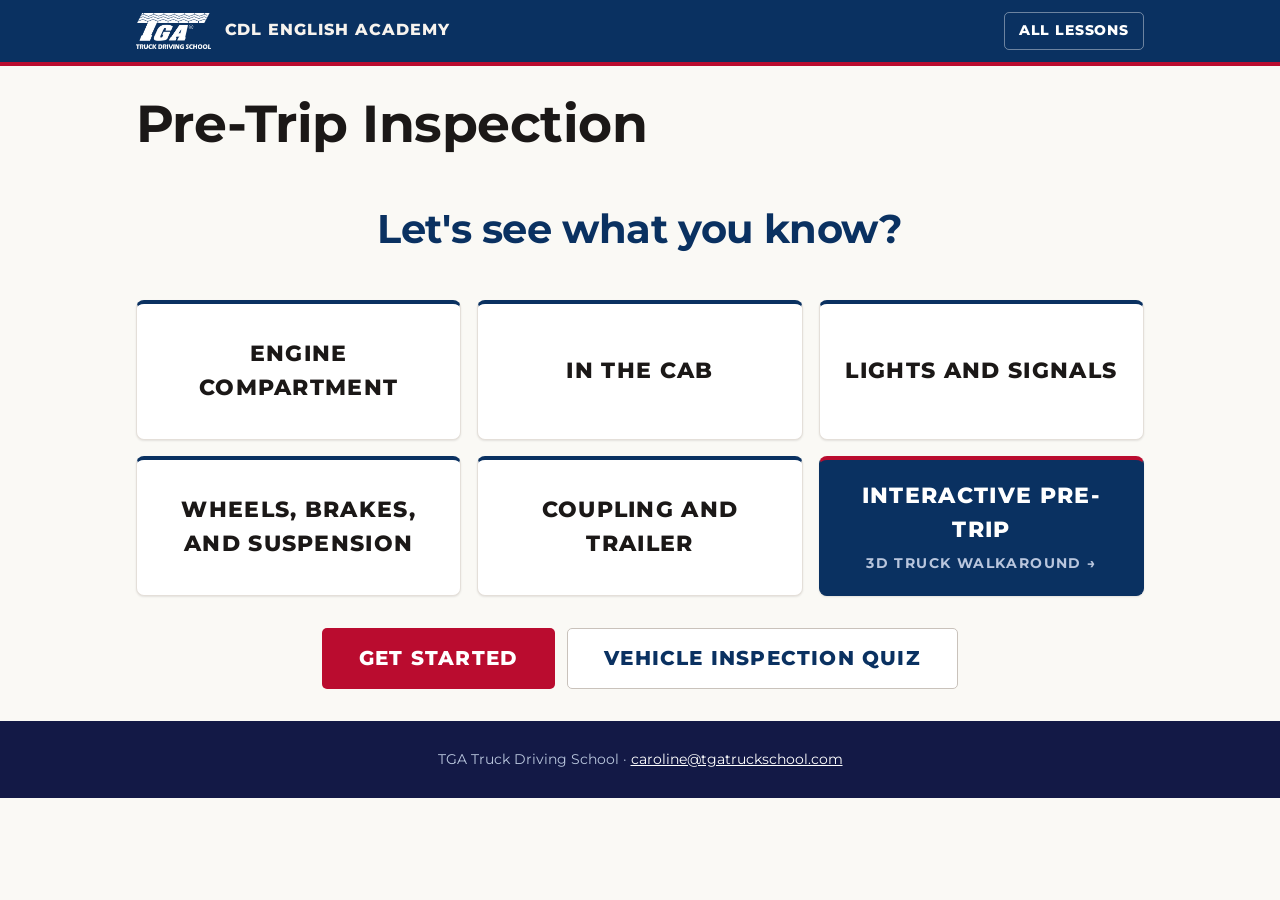
<file: students/pretrip.html>
<!doctype html>
<html lang="en">
<head>
<meta charset="utf-8">
<meta name="viewport" content="width=device-width, initial-scale=1">
<title>Pre-Trip Inspection · CDL English Academy</title>
<style>
@import url('https://fonts.googleapis.com/css2?family=Montserrat:wght@400;500;600;700;800&display=swap');
:root {
  /* ---- BRAND ---------------------------------------------- */
  --tga-oxblood:    #131946; /* the wordmark ink — deepest maroon */
  --tga-maroon:     #0A3161; /* PRIMARY brand color */
  --tga-maroon-700: #14487F; /* lifted maroon — hovers, gradients */
  --tga-red:        #BA0C2F; /* hot action red — CTAs, highlights (from truck fleet numbers) */
  --tga-red-700:    #8F0A24; /* pressed red */
  --tga-amber:      #FFCB05; /* highway amber — used sparingly for accents/badges */
  --tga-navy:       #0A3161; /* patriotic / CNG diamond blue — secondary, rare */

  /* ---- NEUTRALS — "asphalt", warm-gray ------------------- */
  --tga-ink:        #1B1817; /* near-black warm — body text on light */
  --asphalt-900:    #262220;
  --asphalt-800:    #34302D;
  --asphalt-700:    #4A4541;
  --asphalt-600:    #635C57;
  --asphalt-500:    #837B74; /* muted text */
  --asphalt-400:    #A39B93;
  --asphalt-300:    #C9C2BB; /* borders, dividers */
  --asphalt-200:    #E4DFD9; /* hairlines, input borders */
  --asphalt-100:    #F0ECE7; /* subtle fills */
  --concrete:       #FAF9F5; /* default page background (off-white) */
  --white:          #FFFFFF;

  /* ---- SEMANTIC ------------------------------------------- */
  --fg-1: var(--tga-ink);        /* primary text */
  --fg-2: var(--asphalt-600);    /* secondary text */
  --fg-3: var(--asphalt-500);    /* tertiary / captions */
  --fg-on-dark:        #F7F3EE;  /* text on maroon/ink */
  --fg-on-dark-muted:  #B9C6DD;  /* muted text on maroon */

  --bg-1: var(--white);          /* cards / surfaces */
  --bg-2: var(--concrete);       /* page background */
  --bg-3: var(--asphalt-100);    /* sunken / inset */
  --bg-dark: var(--tga-oxblood); /* dark sections */

  --border-1: var(--asphalt-200);
  --border-2: var(--asphalt-300);
  --border-strong: var(--asphalt-700);

  --accent:       var(--tga-red);
  --accent-press: var(--tga-red-700);
  --link:         var(--tga-maroon);

  --success: #2E7D46;
  --warning: var(--tga-amber);
  --danger:  var(--tga-red);

  /* ---- TYPE FAMILIES ------------------------------------- */
  --font-display:   'Montserrat', Arial, sans-serif;        /* big punchy headlines */
  --font-condensed: 'Montserrat', Arial, sans-serif; /* kickers, labels, stats, signage */
  --font-body:      'Montserrat', system-ui, sans-serif;             /* body + UI */
  --font-mono:      'Montserrat', ui-monospace, monospace; /* plate numbers, codes */

  /* ---- TYPE SCALE (fluid-ish, fixed here) ---------------- */
  --fs-display:  clamp(48px, 7vw, 88px); /* @kind font */
  --fs-h1:       clamp(38px, 5vw, 60px); /* @kind font */
  --fs-h2:       clamp(30px, 3.4vw, 42px); /* @kind font */
  --fs-h3:       26px;
  --fs-h4:       21px;
  --fs-lg:       19px;
  --fs-body:     17px;
  --fs-sm:       15px;
  --fs-xs:       13px;
  --fs-kicker:   14px;

  /* ---- RADII --------------------------------------------- */
  --r-xs: 3px;
  --r-sm: 5px;
  --r-md: 8px;
  --r-lg: 12px;
  --r-pill: 999px;

  /* ---- SPACING (4pt base) -------------------------------- */
  --sp-1: 4px;  --sp-2: 8px;  --sp-3: 12px; --sp-4: 16px;
  --sp-5: 24px; --sp-6: 32px; --sp-7: 48px; --sp-8: 64px;
  --sp-9: 96px; --sp-10: 128px;

  /* ---- SHADOWS — low, grounded, asphalt-tinted ----------- */
  --shadow-sm: 0 1px 2px rgba(27,24,23,.10);
  --shadow-md: 0 4px 14px rgba(27,24,23,.10);
  --shadow-lg: 0 14px 36px rgba(27,24,23,.16);
  --shadow-inset: inset 0 1px 0 rgba(255,255,255,.4);

  /* ---- MOTION -------------------------------------------- */
  --ease: cubic-bezier(.2,.7,.2,1); /* @kind other */
  --dur: 170ms; /* @kind other */
}
*{box-sizing:border-box}
body{margin:0;background:var(--concrete);color:var(--tga-ink);font-family:var(--font-body);font-size:17px;line-height:1.55;-webkit-font-smoothing:antialiased}
a{color:var(--tga-maroon)}a:hover{color:var(--tga-red)}
.wrap{max-width:1040px;margin:0 auto;padding:0 16px}
header{background:var(--tga-maroon);color:var(--fg-on-dark);position:relative;margin-bottom:6px}
header::after{content:"";position:absolute;left:0;right:0;bottom:-6px;height:6px;background:url(../assets/tread-motif.png) repeat-x center/auto 6px}
header .wrap{display:flex;align-items:center;justify-content:space-between;padding:12px 16px}
.logo{display:flex;align-items:center;gap:14px;text-decoration:none;color:var(--fg-on-dark);font-family:var(--font-condensed);font-weight:800;text-transform:uppercase;letter-spacing:.12em;font-size:16px}
.logo img{height:36px;display:block}
.btn{display:inline-block;background:var(--tga-red);color:#fff;font-family:var(--font-condensed);font-weight:800;text-transform:uppercase;letter-spacing:.1em;font-size:16px;border:1px solid transparent;border-radius:var(--r-sm);padding:12px 22px;text-decoration:none;cursor:pointer;transition:background var(--dur) var(--ease),transform var(--dur) var(--ease)}
.btn:hover{background:var(--tga-red-700);color:#fff}.btn:active{transform:translateY(1px)}
.btn.alt{background:#fff;color:var(--tga-maroon);border-color:var(--asphalt-300)}
.btn.alt:hover{border-color:var(--tga-maroon);background:#fff;color:var(--tga-maroon)}
header .btn.alt{background:transparent;color:#fff;border-color:rgba(255,255,255,.4)}
header .btn.alt:hover{background:rgba(255,255,255,.12);color:#fff;border-color:#fff}
.btn.sm{padding:7px 14px;font-size:14px}
h1,h2,h3,h4{font-family:var(--font-display);text-transform:uppercase;color:var(--tga-ink)}
h1{font-weight:900;letter-spacing:-.015em;line-height:1}
h2{font-weight:800;font-size:clamp(28px,3.4vw,38px);letter-spacing:-.01em;line-height:1.05;margin:0 0 8px}
h3{font-weight:800;font-size:22px;line-height:1.1;margin:0 0 6px}
.hero{padding:64px 0 48px;text-align:center;background:var(--white);border-bottom:1px solid var(--asphalt-200)}
.hero h1{font-size:clamp(34px,6vw,60px);margin:0 0 16px}
.hero h1 em{font-style:normal;color:var(--tga-red)}
.hero p{color:var(--asphalt-600);max-width:620px;margin:0 auto 28px;font-size:19px}
.hero .row{display:flex;gap:12px;justify-content:center;flex-wrap:wrap}
.sub{color:var(--asphalt-600);margin:0 0 28px}
section{padding:40px 0}
.grid{display:grid;grid-template-columns:repeat(auto-fill,minmax(290px,1fr));gap:16px}
.card{background:#fff;border:1px solid var(--asphalt-200);border-top:4px solid var(--tga-maroon);border-radius:var(--r-md);box-shadow:var(--shadow-sm);padding:20px;display:flex;flex-direction:column;transition:box-shadow var(--dur)}
.card:hover{box-shadow:var(--shadow-md)}
.card p{color:var(--asphalt-600);margin:0 0 16px;flex:1}
.tag,.kick{font-family:var(--font-condensed);font-weight:800;font-size:14px;letter-spacing:.16em;text-transform:uppercase;color:var(--tga-red);margin-bottom:6px}
.plan{border-top-color:var(--tga-red);background:#fff}
.plan ul{margin:0 0 16px;padding-left:18px;color:var(--asphalt-600)}
details{margin:0 0 16px}summary{cursor:pointer;color:var(--tga-maroon);font-weight:600}details ul{margin:10px 0 0;padding-left:18px;color:var(--asphalt-600)}
footer{background:var(--tga-oxblood);color:var(--fg-on-dark-muted);padding:28px 0;font-size:14px;text-align:center;margin-top:30px}
footer a{color:#fff}
/* pre-trip page */
.sub2{color:var(--asphalt-600)}
.lets{font-family:var(--font-display);font-weight:900;text-transform:uppercase;font-size:clamp(26px,5vw,40px);color:var(--tga-maroon);text-align:center;margin:48px 0 0;letter-spacing:-.01em}
#groups{margin-top:40px}
.sq{background:#fff;border:1px solid var(--asphalt-200);border-top:4px solid var(--tga-maroon);border-radius:var(--r-md);box-shadow:var(--shadow-sm);padding:16px;display:flex;flex-direction:column;gap:6px;min-height:140px;justify-content:center;align-items:center;text-align:center}
.sq h4{margin:0;font-family:var(--font-condensed);font-weight:800;font-size:22px;letter-spacing:.04em}
#groups .grid{grid-template-columns:repeat(3,1fr)}
@media(max-width:820px){#groups .grid{grid-template-columns:repeat(2,1fr)}}
@media(max-width:520px){#groups .grid{grid-template-columns:1fr}}
#groups a.sq{text-decoration:none;color:#fff;background:var(--tga-maroon);border-color:var(--tga-maroon);border-top-color:var(--tga-red);transition:background var(--dur),transform var(--dur)}
#groups a.sq h4{color:#fff}
#groups a.sq:hover{background:var(--tga-maroon-700);transform:translateY(-2px)}
#groups a.sq small{font-family:var(--font-condensed);font-weight:700;letter-spacing:.1em;text-transform:uppercase;color:var(--fg-on-dark-muted);font-size:14px}
.quiz{background:#fff;border:1px solid var(--asphalt-200);border-top:4px solid var(--tga-maroon);border-radius:var(--r-md);box-shadow:var(--shadow-sm);padding:24px;margin:24px 0}
.prog{font-family:var(--font-condensed);font-weight:700;letter-spacing:.14em;text-transform:uppercase;color:var(--asphalt-500);font-size:14px;margin-bottom:8px}
.q{font-family:var(--font-display);font-weight:800;font-size:28px;text-transform:uppercase;margin:0 0 16px}
.opts{display:grid;gap:10px}
.opt{text-align:left;background:#fff;color:var(--tga-ink);border:1px solid var(--asphalt-300);border-radius:var(--r-sm);padding:12px 14px;font-family:var(--font-body);font-size:17px;cursor:pointer;transition:border-color var(--dur),background var(--dur)}
.opt:hover{border-color:var(--tga-maroon);background:var(--asphalt-100)}
.opt.ok{border-color:var(--success);background:#E5F1E8}
.opt.bad{border-color:var(--tga-red);background:#E5EBFA}
.result h3{font-size:34px}
.miss{color:var(--asphalt-600);margin:8px 0 16px;padding-left:18px}

/* match truckdriversed.com */
h1,h2,h3{text-transform:none!important;letter-spacing:-.01em!important}
h1{font-weight:700!important}h2,h3{font-weight:700!important}
.lets,.q{text-transform:none!important;font-weight:700!important}
header::after{background:var(--tga-red)!important;height:4px!important;bottom:-4px!important}
.btn,.sq h4,.logo,.tag,.kick{letter-spacing:.06em!important}
</style>
</head>
<body>
<header><div class="wrap">
  <a class="logo" href="./"><img src="../assets/tga-logo-white.png" alt="TGA Truck Driving School"><span>CDL English Academy</span></a>
  <a class="btn alt sm" href="./#lessons">All lessons</a>
</div></header>

<main class="wrap">
  <h1 style="font-size:clamp(34px,5vw,52px);margin:36px 0 0">Pre-Trip Inspection</h1>
  <p class="lets">Let's see what you know?</p>
  <div id="groups"></div>
  <div style="text-align:center;margin:32px 0;display:flex;gap:12px;justify-content:center;flex-wrap:wrap"><button class="btn" id="start" style="font-size:20px;padding:14px 36px">Get started</button><a class="btn alt" href="vehicle-inspection-quiz.html" style="font-size:20px;padding:14px 36px">Vehicle Inspection Quiz</a></div>
  <div class="quiz" id="game" style="display:none"></div>

</main>

<footer><div class="wrap">TGA Truck Driving School &middot; <a href="mailto:caroline@tgatruckschool.com">caroline@tgatruckschool.com</a></div></footer>

<script>
var NAMES=["Engine compartment","In the cab","Lights and signals","Wheels, brakes, and suspension","Coupling and trailer"];
var grid=document.createElement("div");grid.className="grid";
NAMES.forEach(function(n){var s=document.createElement("div");s.className="sq";var h=document.createElement("h4");h.textContent=n;s.appendChild(h);grid.appendChild(s);});
var ia=document.createElement("a");ia.className="sq";ia.href="../pretrip3d.html";ia.innerHTML="<h4>Interactive Pre-Trip</h4><small>3D truck walkaround &rarr;</small>";grid.appendChild(ia);
document.getElementById("groups").appendChild(grid);

var PARTS=[["Dipstick / oil level", "varilla del aceite"], ["Coolant", "refrigerante"], ["Power steering fluid", "líquido de la dirección"], ["Belts", "bandas / correas"], ["Hoses", "mangueras"], ["Air compressor", "compresor de aire"], ["Battery", "batería"], ["Steering wheel", "volante"], ["Gauges", "indicadores"], ["Mirrors", "espejos"], ["Horn", "bocina"], ["Windshield wipers", "limpiaparabrisas"], ["Seat belt", "cinturón de seguridad"], ["Emergency equipment", "equipo de emergencia"], ["Headlights", "faros"], ["Turn signals", "direccionales"], ["Brake lights", "luces de freno"], ["Hazard lights", "luces de emergencia"], ["Reflectors", "reflectores"], ["Tires", "llantas"], ["Rims", "rines"], ["Lug nuts", "tuercas de rueda"], ["Hub seal", "sello del cubo"], ["Brake drum", "tambor de freno"], ["Slack adjuster", "ajustador de holgura"], ["Springs and shock absorbers", "resortes y amortiguadores"], ["Air lines", "mangueras de aire"], ["Fifth wheel", "quinta rueda"], ["Kingpin", "perno rey"], ["Landing gear", "patas de apoyo"], ["Mud flaps", "guardafangos"], ["Cargo doors", "puertas de carga"], ["Fuel tank", "tanque de combustible"]];
function shuffle(a){a=a.slice();for(var i=a.length-1;i>0;i--){var j=Math.floor(Math.random()*(i+1));var t=a[i];a[i]=a[j];a[j]=t}return a}
var game=document.getElementById("game"),startBtn=document.getElementById("start"),order,i,score,missed;
startBtn.onclick=begin;
function begin(){order=shuffle(PARTS);i=0;score=0;missed=[];startBtn.parentNode.style.display="none";document.getElementById("groups").style.display="none";game.style.display="block";next();}
function next(){
  if(i>=order.length)return done();
  var q=order[i];
  var opts=shuffle([q].concat(shuffle(PARTS.filter(function(x){return x!==q})).slice(0,3)));
  game.innerHTML='<div class="prog"></div><p class="q"></p><div class="opts"></div>';
  game.querySelector(".prog").textContent="Part "+(i+1)+" of "+order.length;
  game.querySelector(".q").textContent=q[0];
  var od=game.querySelector(".opts");
  opts.forEach(function(o){
    var b=document.createElement("button");b.className="opt";b.textContent=o[1];
    b.onclick=function(){
      od.querySelectorAll(".opt").forEach(function(x){x.disabled=true;if(x.textContent===q[1])x.classList.add("ok")});
      if(o===q){score++}else{b.classList.add("bad");missed.push(q)}
      setTimeout(function(){i++;next()},900);
    };
    od.appendChild(b);
  });
}
function done(){
  game.innerHTML='<div class="result"><h3></h3><div class="mw"></div><button class="btn">Play again</button></div>';
  game.querySelector("h3").textContent=score+" / "+order.length;
  if(missed.length){
    var l=document.createElement("div");l.textContent="Review these:";
    var ul=document.createElement("ul");ul.className="miss";
    missed.forEach(function(m){var li=document.createElement("li");li.textContent=m[0]+" = "+m[1];ul.appendChild(li)});
    game.querySelector(".mw").appendChild(l);game.querySelector(".mw").appendChild(ul);
  }
  game.querySelector(".btn").onclick=begin;
}
</script>
</body>
</html>
</file>
